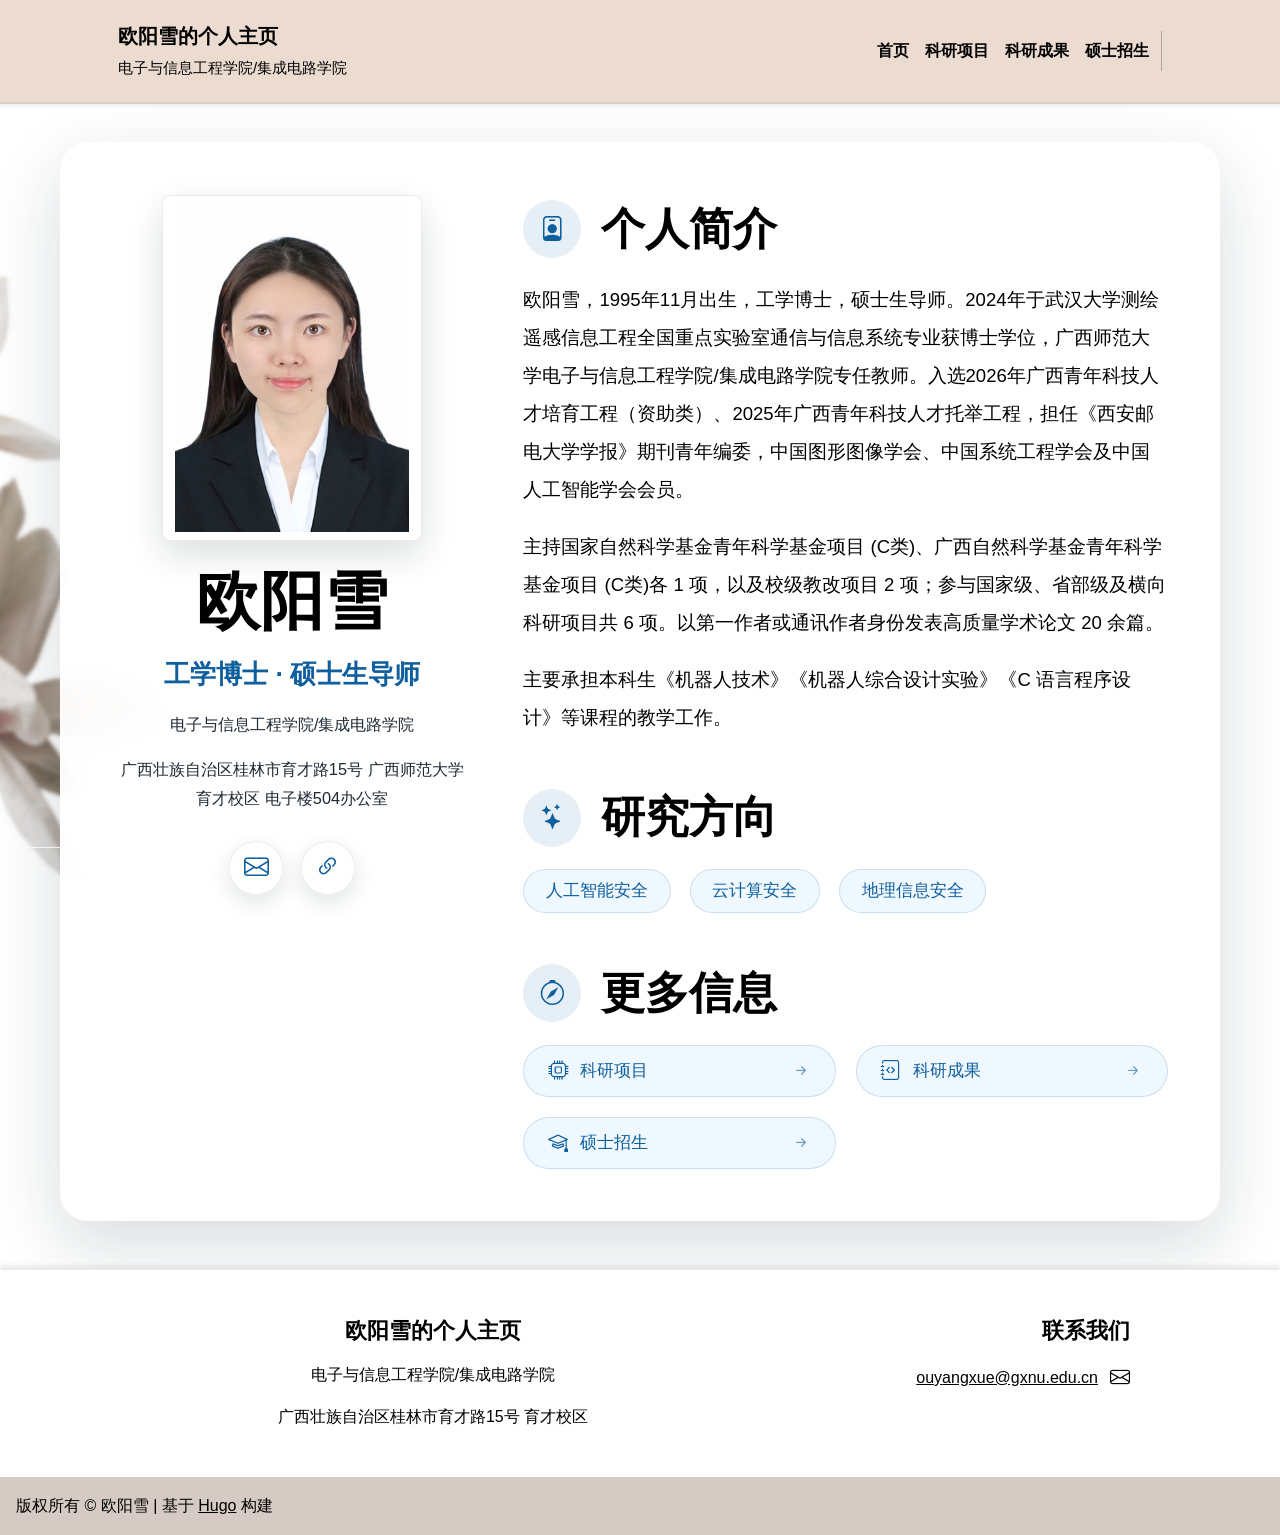
<file: index.html>
<!doctype html>
<html><head>
	<meta name="generator" content="Hugo 0.163.2">
  
    <title>
      
      欧阳雪的个人主页
      电子与信息工程学院/集成电路学院
    </title>
  
  <meta charset="utf-8" />
  <meta
    name="description"
    
      content="欧阳雪的个人主页"
    
  />

  <meta name="dc.relation" content="https://ouyangxuegxnu.github.io/" />
  <meta name="robots" content="index,follow" />

  <meta
    itemprop="name"
    content=" 欧阳雪的个人主页 电子与信息工程学院/集成电路学院"
  />
  <meta
    itemprop="description"
    
      content="欧阳雪的个人主页"
    
  />

  
    <meta
      itemprop="image"
      content="https://ouyangxuegxnu.github.io/img/meta-image.webp"
    />
  

  <meta property="og:url" content="https://ouyangxuegxnu.github.io/" />
  <meta property="og:type" content="website" />
  <meta
    property="og:title"
    content=" 欧阳雪的个人主页 电子与信息工程学院/集成电路学院"
  />
  <meta
    property="og:description"
    
      content="欧阳雪的个人主页"
    
  />
  
    <meta
      property="og:image"
      content="https://ouyangxuegxnu.github.io/img/meta-image.webp"
    />
  

  <meta name="twitter:card" content="summary_large_image" />
  <meta
    name="twitter:title"
    content=" 欧阳雪的个人主页 电子与信息工程学院/集成电路学院"
  />
  <meta
    name="twitter:description"
    
      content="欧阳雪的个人主页"
    
  />
  
    <meta
      name="twitter:image"
      content="https://ouyangxuegxnu.github.io/img/meta-image.webp"
    />
  

  <meta
    name="viewport"
    content="width=device-width, initial-scale=1, shrink-to-fit=no"
  />
  <meta name="theme-color" content="#1A94D2" />

  <link rel="stylesheet" href="/css/theme.css" media="screen" />
  <link rel="stylesheet" href="/css/custom.css" media="screen" />

  
  <link
    rel="shortcut icon"
    type="image/x-icon"
    href="/img/favicon.ico"
  />
  

  
</head>
<body
    class="background-image"
    
    style="background-image: url('/img/background.webp')"
    
  >
<header class="shadow-sm sticky-lg-top" style="z-index: 10000;">
  <nav class="navbar navbar-expand-lg navbar-light py-3">
    <div class="container px-5">
      <a class="navbar-brand" href="https://ouyangxuegxnu.github.io/"
        >
        <span class="fw-bolder"
          >欧阳雪的个人主页 <br />
          <span class="fw-light text-muted"
            >电子与信息工程学院/集成电路学院</span
          ></span
        >
      </a>
      <button
        class="navbar-toggler"
        type="button"
        data-bs-toggle="collapse"
        data-bs-target="#navbarSupportedContent"
        aria-controls="navbarSupportedContent"
        aria-expanded="false"
        aria-label="Toggle navigation"
      >
        <span class="navbar-toggler-icon"></span>
      </button>
      <div class="collapse navbar-collapse" id="navbarSupportedContent">
        <ul
          class="navbar-nav align-items-center ms-auto mb-2 mb-lg-0 fw-bolder"
        >
          <li class="nav-item">
            <a class="nav-link nav-menu text-nowrap" href="/">首页</a>
          </li>
          
          <li class="nav-item">
            <a class="nav-link nav-menu text-nowrap" href="/projects/">科研项目</a>
          </li>
          
          <li class="nav-item">
            <a class="nav-link nav-menu text-nowrap" href="/achievements/">科研成果</a>
          </li>
          
          <li class="nav-item">
            <a class="nav-link nav-menu text-nowrap" href="/recruitment/">硕士招生</a>
          </li>
          
          <li class="vr ms-1 d-none d-lg-block"></li>
          
        </ul>
      </div>
    </div>
  </nav>
  
</header>
<div id="content">
      <main class="p-3 p-lg-5 container">
        <div class="container">




<section class="home-profile">
  <aside class="home-profile__sidebar">
    <img class="home-profile__avatar" src="/images/avatar.jpg" alt="欧阳雪" />

    <div class="home-profile__identity">
      <h1>欧阳雪</h1>
      <p class="home-profile__title">工学博士 · 硕士生导师</p>
      <p class="home-profile__affiliation">电子与信息工程学院/集成电路学院</p>
      <p class="home-profile__location">广西壮族自治区桂林市育才路15号 广西师范大学 育才校区 电子楼504办公室</p>
    </div>

    <div class="home-profile__links" aria-label="联系方式">
      
      <a class="home-profile__link" href="mailto:ouyangxue@gxnu.edu.cn" aria-label="发送邮件">
        <i class="bi bi-envelope"></i>
      </a>
      
      
      <a class="home-profile__link" href="https://www.gxnu.edu.cn/" target="_blank" rel="noopener" aria-label="广西师范大学">
        <i class="bi bi-link-45deg"></i>
      </a>
    </div>
  </aside>

  <div class="home-profile__main">
    <section class="home-profile__section" id="research">
      <div class="home-profile__section-title">
        <i class="bi bi-person-badge"></i>
        <h2>个人简介</h2>
      </div>
      <div class="home-profile__intro">
        <p>欧阳雪，1995年11月出生，工学博士，硕士生导师。2024年于武汉大学测绘遥感信息工程全国重点实验室通信与信息系统专业获博士学位，广西师范大学电子与信息工程学院/集成电路学院专任教师。入选2026年广西青年科技人才培育工程（资助类）、2025年广西青年科技人才托举工程，担任《西安邮电大学学报》期刊青年编委，中国图形图像学会、中国系统工程学会及中国人工智能学会会员。</p>
<p>主持国家自然科学基金青年科学基金项目 (C类)、广西自然科学基金青年科学基金项目 (C类)各 1 项，以及校级教改项目 2 项；参与国家级、省部级及横向科研项目共 6 项。以第一作者或通讯作者身份发表高质量学术论文 20 余篇。</p>
<p>主要承担本科生《机器人技术》《机器人综合设计实验》《C 语言程序设计》等课程的教学工作。</p>

      </div>
    </section>

    <section class="home-profile__section">
      <div class="home-profile__section-title">
        <i class="bi bi-stars"></i>
        <h2>研究方向</h2>
      </div>
      <div class="home-profile__research">
        
        <span class="home-profile__tag" href="/#research">人工智能安全</span>
        
        
        <span class="home-profile__tag" href="/#research">云计算安全</span>
        
        
        <span class="home-profile__tag" href="/#research">地理信息安全</span>
        
        
      </div>
    </section>
    
    <section class="home-profile__section">
      <div class="home-profile__section-title">
        <i class="bi bi-compass"></i>
        <h2>更多信息</h2>
      </div>
      <div class="home-profile__navigation-links">
        
        
        
        
        
        
        <a class="el-nav-card" href="/projects/">
          <div class="el-nav-card__content">
            
            <div class="el-nav-card__icon-wrapper">
              <i class="bi bi-cpu"></i>
              
            </div>
            <span class="el-nav-card__title">科研项目</span>
          </div>
          <div class="el-nav-card__arrow">
            <i class="bi bi-arrow-right-short"></i>
          </div>
        </a>
        
        
        
        
        <a class="el-nav-card" href="/achievements/">
          <div class="el-nav-card__content">
            
            <div class="el-nav-card__icon-wrapper">
              <i class="bi bi-journal-code"></i>
              
            </div>
            <span class="el-nav-card__title">科研成果</span>
          </div>
          <div class="el-nav-card__arrow">
            <i class="bi bi-arrow-right-short"></i>
          </div>
        </a>
        
        
        
        
        <a class="el-nav-card" href="/recruitment/">
          <div class="el-nav-card__content">
            
            <div class="el-nav-card__icon-wrapper">
              <i class="bi bi-mortarboard"></i>
              
            </div>
            <span class="el-nav-card__title">硕士招生</span>
          </div>
          <div class="el-nav-card__arrow">
            <i class="bi bi-arrow-right-short"></i>
          </div>
        </a>
        
        
      </div>
    </section>
  </div>
</section>
        </div>
      </main>
    </div><footer class="footer site-footer">
  <section class="site-footer__main">
    <div class="container px-4 px-lg-5">
      <div class="site-footer__grid">
        <div class="site-footer__profile">
          <h3>欧阳雪的个人主页</h3>
          <p class="site-footer__subtitle">电子与信息工程学院/集成电路学院</p>
          
          <p class="site-footer__text">广西壮族自治区桂林市育才路15号 育才校区</p>
          
          
        </div>

        
        <div class="site-footer__contacts">
          <h3>联系我们</h3>
          
          <p>
            <a href="mailto:ouyangxue@gxnu.edu.cn">ouyangxue@gxnu.edu.cn</a>
            <i class="bi bi-envelope"></i>
          </p>
          
          
        </div>
        
      </div>
    </div>
  </section>

  <div class="copyright site-footer__copyright">
    <p class="my-1 fs-6 text-muted">版权所有 © 欧阳雪 | 基于 <a href="https://gohugo.io/">Hugo</a> 构建</p>
  </div>

  
  
  <script src="/js/bundle.min.js" defer></script>
</footer>
</body>
</html>
</file>
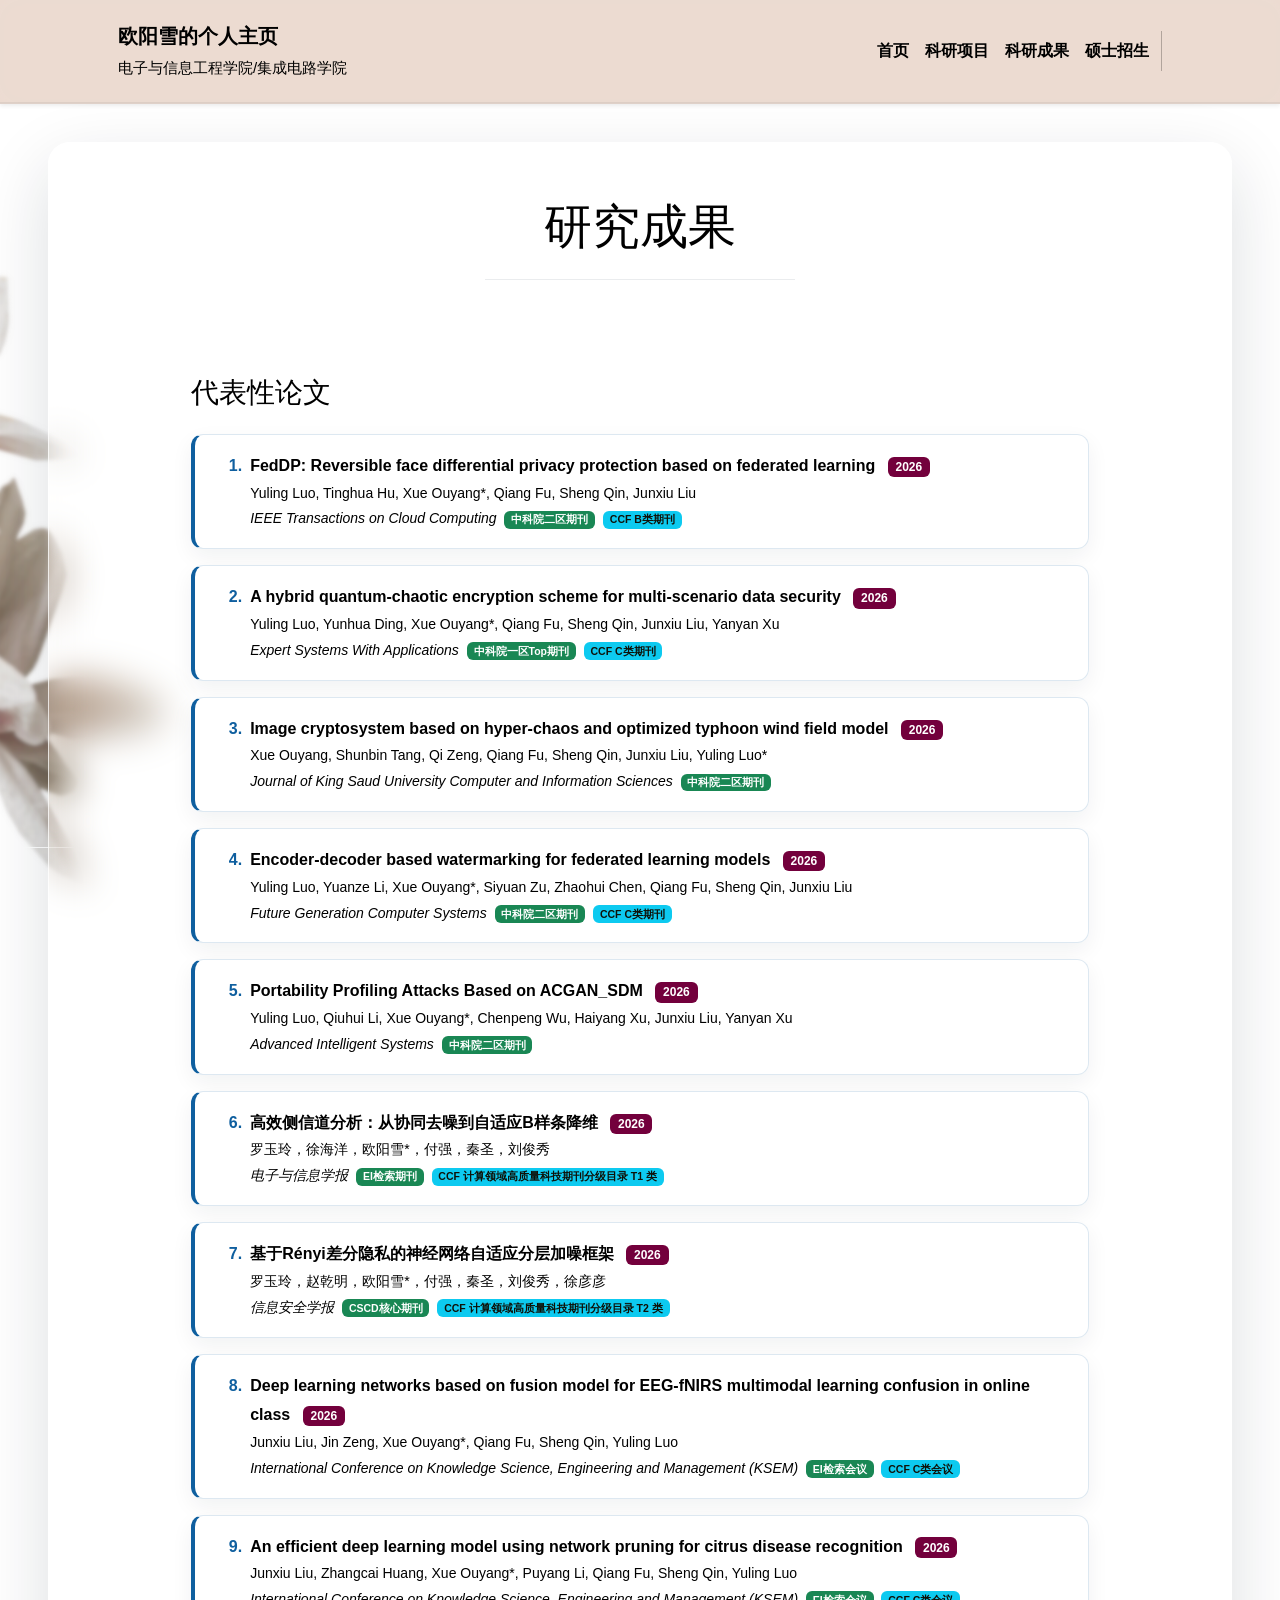
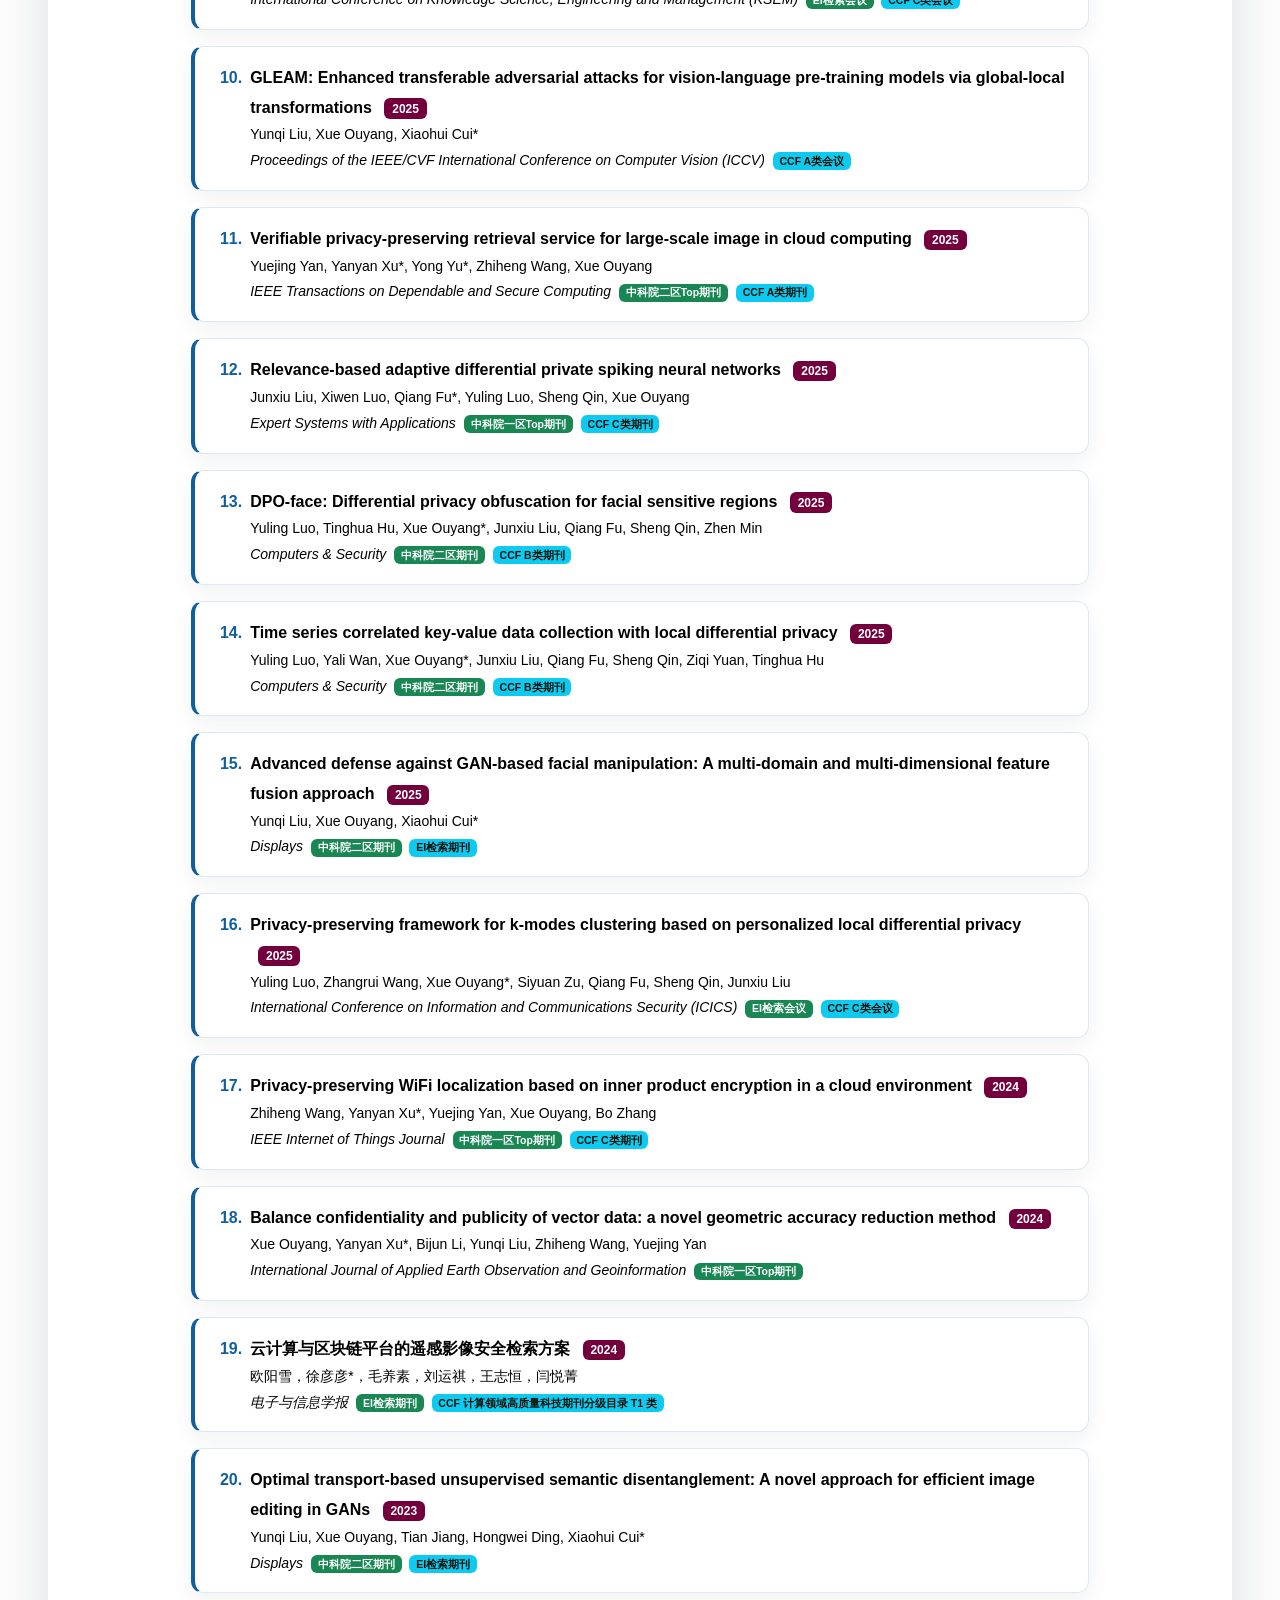
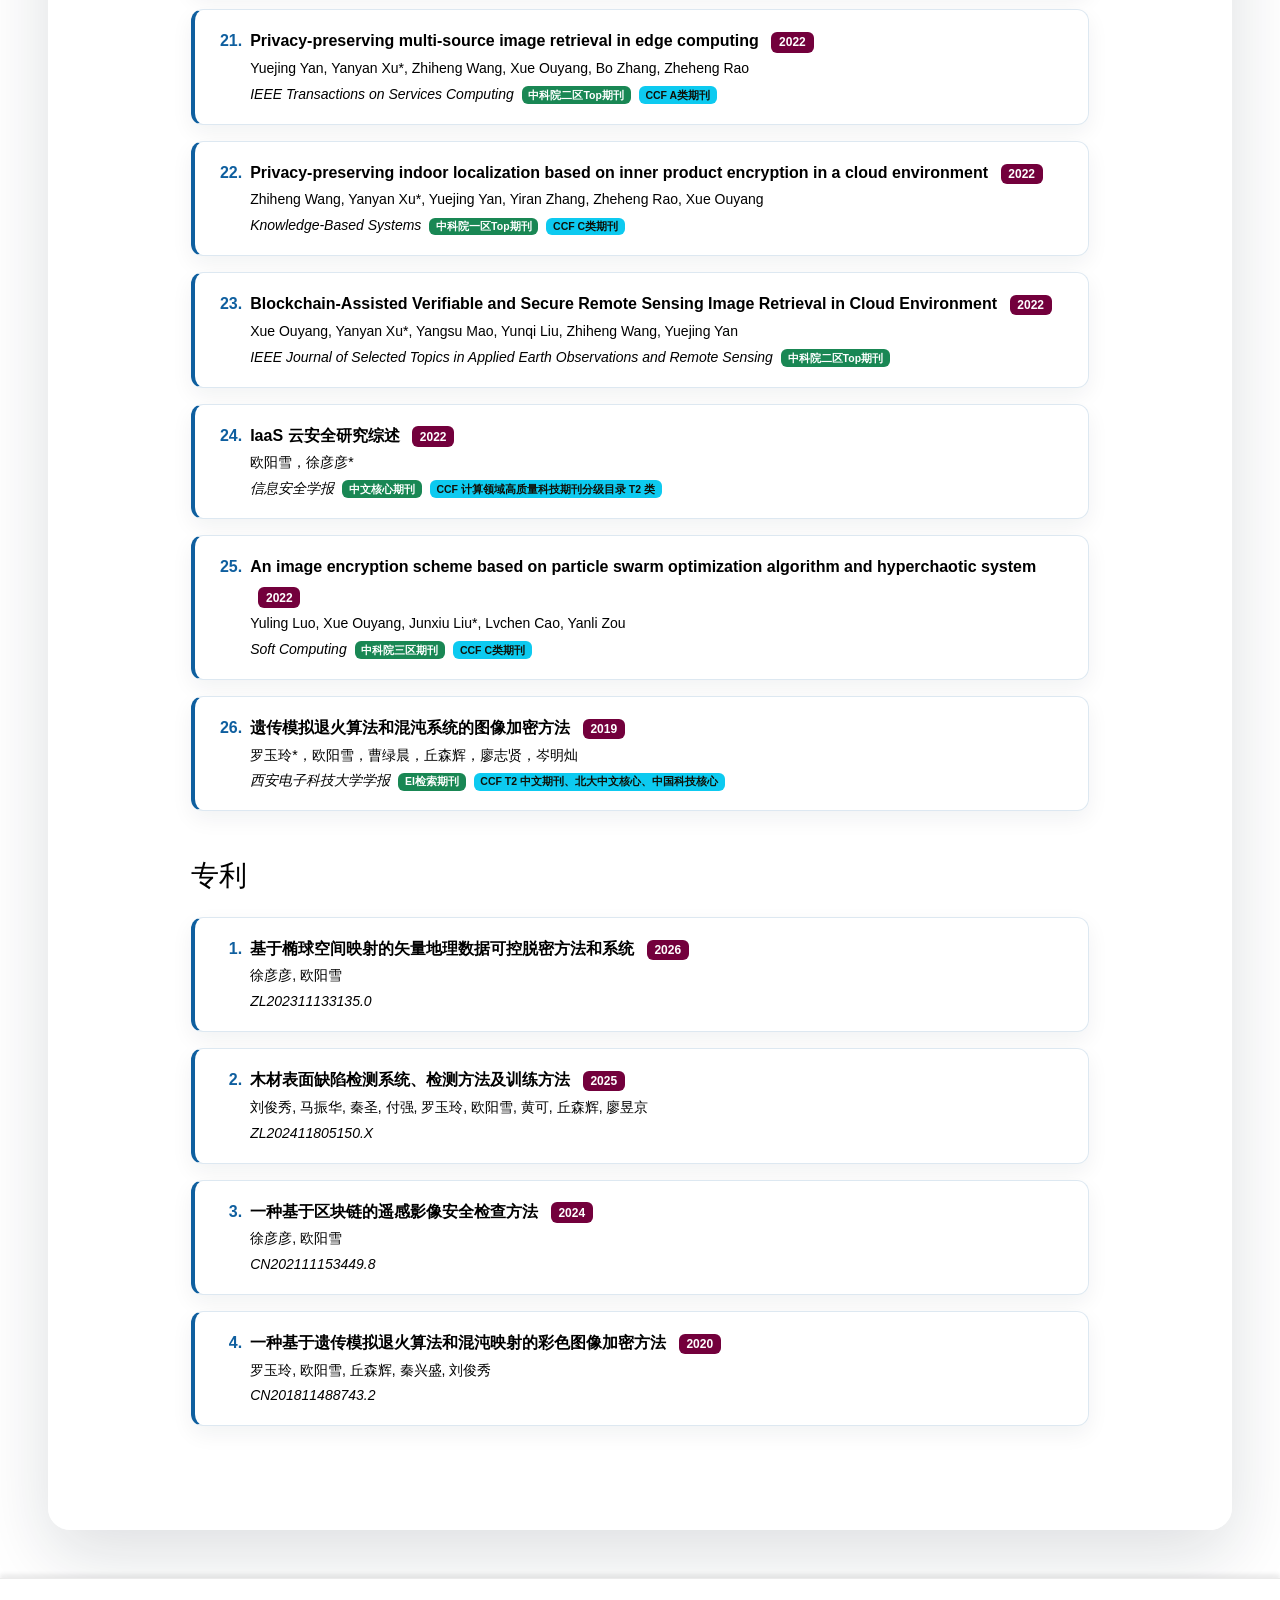
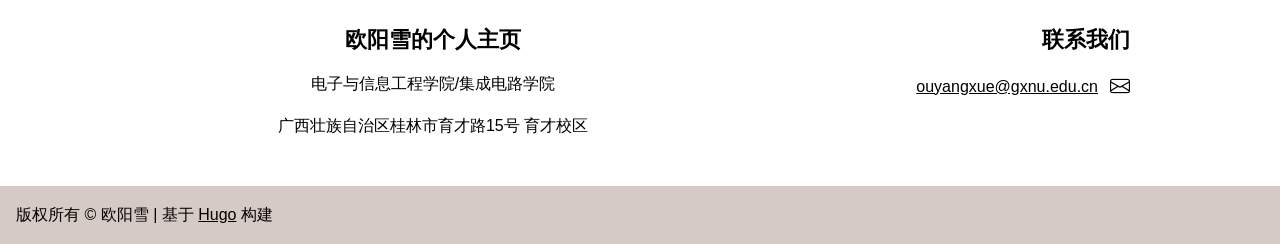
<file: achievements/index.html>
<!doctype html>
<html><head>
  
    <title>
      科研成果 |
      欧阳雪的个人主页
      电子与信息工程学院/集成电路学院
    </title>
  
  <meta charset="utf-8" />
  <meta
    name="description"
    
      content="智能计算实验室科研成果 - 论文发表、授权专利、获奖荣誉"
    
  />

  <meta name="dc.relation" content="https://ouyangxuegxnu.github.io/" />
  <meta name="robots" content="index,follow" />

  <meta
    itemprop="name"
    content="科研成果 欧阳雪的个人主页 电子与信息工程学院/集成电路学院"
  />
  <meta
    itemprop="description"
    
      content="智能计算实验室科研成果 - 论文发表、授权专利、获奖荣誉"
    
  />

  
    <meta
      itemprop="image"
      content="https://ouyangxuegxnu.github.io/img/meta-image.webp"
    />
  

  <meta property="og:url" content="https://ouyangxuegxnu.github.io/achievements/" />
  <meta property="og:type" content="website" />
  <meta
    property="og:title"
    content="科研成果 欧阳雪的个人主页 电子与信息工程学院/集成电路学院"
  />
  <meta
    property="og:description"
    
      content="智能计算实验室科研成果 - 论文发表、授权专利、获奖荣誉"
    
  />
  
    <meta
      property="og:image"
      content="https://ouyangxuegxnu.github.io/img/meta-image.webp"
    />
  

  <meta name="twitter:card" content="summary_large_image" />
  <meta
    name="twitter:title"
    content="科研成果 欧阳雪的个人主页 电子与信息工程学院/集成电路学院"
  />
  <meta
    name="twitter:description"
    
      content="智能计算实验室科研成果 - 论文发表、授权专利、获奖荣誉"
    
  />
  
    <meta
      name="twitter:image"
      content="https://ouyangxuegxnu.github.io/img/meta-image.webp"
    />
  

  <meta
    name="viewport"
    content="width=device-width, initial-scale=1, shrink-to-fit=no"
  />
  <meta name="theme-color" content="#1A94D2" />

  <link rel="stylesheet" href="/css/theme.css" media="screen" />
  <link rel="stylesheet" href="/css/custom.css" media="screen" />

  
  <link
    rel="shortcut icon"
    type="image/x-icon"
    href="/img/favicon.ico"
  />
  

  
</head>
<body
    class="background-image"
    
    style="background-image: url('/img/background.webp')"
    
  >
<header class="shadow-sm sticky-lg-top" style="z-index: 10000;">
  <nav class="navbar navbar-expand-lg navbar-light py-3">
    <div class="container px-5">
      <a class="navbar-brand" href="https://ouyangxuegxnu.github.io/"
        >
        <span class="fw-bolder"
          >欧阳雪的个人主页 <br />
          <span class="fw-light text-muted"
            >电子与信息工程学院/集成电路学院</span
          ></span
        >
      </a>
      <button
        class="navbar-toggler"
        type="button"
        data-bs-toggle="collapse"
        data-bs-target="#navbarSupportedContent"
        aria-controls="navbarSupportedContent"
        aria-expanded="false"
        aria-label="Toggle navigation"
      >
        <span class="navbar-toggler-icon"></span>
      </button>
      <div class="collapse navbar-collapse" id="navbarSupportedContent">
        <ul
          class="navbar-nav align-items-center ms-auto mb-2 mb-lg-0 fw-bolder"
        >
          <li class="nav-item">
            <a class="nav-link nav-menu text-nowrap" href="/">首页</a>
          </li>
          
          <li class="nav-item">
            <a class="nav-link nav-menu text-nowrap" href="/projects/">科研项目</a>
          </li>
          
          <li class="nav-item">
            <a class="nav-link nav-menu text-nowrap" href="/achievements/">科研成果</a>
          </li>
          
          <li class="nav-item">
            <a class="nav-link nav-menu text-nowrap" href="/recruitment/">硕士招生</a>
          </li>
          
          <li class="vr ms-1 d-none d-lg-block"></li>
          
        </ul>
      </div>
    </div>
  </nav>
  
</header>
<div id="content">
      <main class="p-3 p-lg-5 container">
        <div class="container content-panel">
<section class="py-5 py-xl-8">
  <div class="container">
    <div class="row justify-content-md-center mb-5">
      <div class="col-12 col-md-10 col-lg-8 col-xl-7 col-xxl-6">
        <h2 class="mb-4 display-5 text-center">研究成果</h2>
        <hr class="w-50 mx-auto mb-5 mb-xl-9 border-dark-subtle" />
      </div>
    </div>

    
    <div class="row justify-content-center mb-5">
      <div class="col-12 col-lg-10">
        <h3 class="mb-4">
          代表性论文
        </h3>
        <ol class="list-group list-group-flush list-group-numbered">
          
          
          
          <li class="list-group-item achievement-item">
            <div class="achievement-content">
            <div>
              <a class="fw-bold achievement-title-link" href="https://ieeexplore.ieee.org/abstract/document/11744683" target="_blank" rel="noopener noreferrer">FedDP: Reversible face differential privacy protection based on federated learning</a>
              <span class="badge bg-primary ms-2">2026</span>
            </div>
            <div class="text-muted small">Yuling Luo, Tinghua Hu, Xue Ouyang*, Qiang Fu, Sheng Qin, Junxiu Liu</div>
            <div class="small">
              <span class="fst-italic">IEEE Transactions on Cloud Computing</span>
              <span class="badge bg-success ms-1">中科院二区期刊</span>
              <span class="badge bg-info text-dark ms-1">CCF B类期刊</span>
            </div>
            </div>
          </li>
          
          
          
          <li class="list-group-item achievement-item">
            <div class="achievement-content">
            <div>
              <a class="fw-bold achievement-title-link" href="https://www.sciencedirect.com/science/article/pii/S095741742504415X" target="_blank" rel="noopener noreferrer">A hybrid quantum-chaotic encryption scheme for multi-scenario data security</a>
              <span class="badge bg-primary ms-2">2026</span>
            </div>
            <div class="text-muted small">Yuling Luo, Yunhua Ding, Xue Ouyang*, Qiang Fu, Sheng Qin, Junxiu Liu, Yanyan Xu</div>
            <div class="small">
              <span class="fst-italic">Expert Systems With Applications</span>
              <span class="badge bg-success ms-1">中科院一区Top期刊</span>
              <span class="badge bg-info text-dark ms-1">CCF C类期刊</span>
            </div>
            </div>
          </li>
          
          
          
          <li class="list-group-item achievement-item">
            <div class="achievement-content">
            <div>
              <a class="fw-bold achievement-title-link" href="https://link.springer.com/article/10.1007/s44443-025-00351-5" target="_blank" rel="noopener noreferrer">Image cryptosystem based on hyper-chaos and optimized typhoon wind field model</a>
              <span class="badge bg-primary ms-2">2026</span>
            </div>
            <div class="text-muted small">Xue Ouyang, Shunbin Tang, Qi Zeng, Qiang Fu, Sheng Qin, Junxiu Liu, Yuling Luo*</div>
            <div class="small">
              <span class="fst-italic">Journal of King Saud University Computer and Information Sciences</span>
              <span class="badge bg-success ms-1">中科院二区期刊</span>
              
            </div>
            </div>
          </li>
          
          
          
          <li class="list-group-item achievement-item">
            <div class="achievement-content">
            <div>
              <a class="fw-bold achievement-title-link" href="https://www.sciencedirect.com/science/article/pii/S0167739X25004698" target="_blank" rel="noopener noreferrer">Encoder-decoder based watermarking for federated learning models</a>
              <span class="badge bg-primary ms-2">2026</span>
            </div>
            <div class="text-muted small">Yuling Luo, Yuanze Li, Xue Ouyang*, Siyuan Zu, Zhaohui Chen, Qiang Fu, Sheng Qin, Junxiu Liu</div>
            <div class="small">
              <span class="fst-italic">Future Generation Computer Systems</span>
              <span class="badge bg-success ms-1">中科院二区期刊</span>
              <span class="badge bg-info text-dark ms-1">CCF C类期刊</span>
            </div>
            </div>
          </li>
          
          
          
          <li class="list-group-item achievement-item">
            <div class="achievement-content">
            <div>
              <a class="fw-bold achievement-title-link" href="https://advanced.onlinelibrary.wiley.com/doi/10.1002/aisy.70634" target="_blank" rel="noopener noreferrer">Portability Profiling Attacks Based on ACGAN_SDM</a>
              <span class="badge bg-primary ms-2">2026</span>
            </div>
            <div class="text-muted small">Yuling Luo, Qiuhui Li, Xue Ouyang*, Chenpeng Wu, Haiyang Xu, Junxiu Liu, Yanyan Xu</div>
            <div class="small">
              <span class="fst-italic">Advanced Intelligent Systems</span>
              <span class="badge bg-success ms-1">中科院二区期刊</span>
              
            </div>
            </div>
          </li>
          
          
          
          <li class="list-group-item achievement-item">
            <div class="achievement-content">
            <div>
              <a class="fw-bold achievement-title-link" href="https://jeit.ac.cn/cn/article/doi/10.11999/JEIT251047?viewType=HTML" target="_blank" rel="noopener noreferrer">高效侧信道分析：从协同去噪到自适应B样条降维</a>
              <span class="badge bg-primary ms-2">2026</span>
            </div>
            <div class="text-muted small">罗玉玲，徐海洋，欧阳雪*，付强，秦圣，刘俊秀</div>
            <div class="small">
              <span class="fst-italic">电子与信息学报</span>
              <span class="badge bg-success ms-1">EI检索期刊</span>
              <span class="badge bg-info text-dark ms-1">CCF 计算领域高质量科技期刊分级目录 T1 类</span>
            </div>
            </div>
          </li>
          
          
          
          <li class="list-group-item achievement-item">
            <div class="achievement-content">
            <div>
              <a class="fw-bold achievement-title-link" href="https://xuebao.iie.ac.cn/xxaqxb/ch/reader/view_abstract.aspx?flag=2&amp;file_no=202606100000001&amp;journal_id=xxaqxb" target="_blank" rel="noopener noreferrer">基于Rényi差分隐私的神经网络自适应分层加噪框架</a>
              <span class="badge bg-primary ms-2">2026</span>
            </div>
            <div class="text-muted small">罗玉玲，赵乾明，欧阳雪*，付强，秦圣，刘俊秀，徐彦彦</div>
            <div class="small">
              <span class="fst-italic">信息安全学报</span>
              <span class="badge bg-success ms-1">CSCD核心期刊</span>
              <span class="badge bg-info text-dark ms-1">CCF 计算领域高质量科技期刊分级目录 T2 类</span>
            </div>
            </div>
          </li>
          
          
          
          <li class="list-group-item achievement-item">
            <div class="achievement-content">
            <div>
              <a class="fw-bold achievement-title-link" href="https://link.springer.com/chapter/10.1007/978-981-92-2862-1_11" target="_blank" rel="noopener noreferrer">Deep learning networks based on fusion model for EEG-fNIRS multimodal learning confusion in online class</a>
              <span class="badge bg-primary ms-2">2026</span>
            </div>
            <div class="text-muted small">Junxiu Liu, Jin Zeng, Xue Ouyang*, Qiang Fu, Sheng Qin, Yuling Luo</div>
            <div class="small">
              <span class="fst-italic">International Conference on Knowledge Science, Engineering and Management (KSEM)</span>
              <span class="badge bg-success ms-1">EI检索会议</span>
              <span class="badge bg-info text-dark ms-1">CCF C类会议</span>
            </div>
            </div>
          </li>
          
          
          
          <li class="list-group-item achievement-item">
            <div class="achievement-content">
            <div>
              <a class="fw-bold achievement-title-link" href="/unpublished/" target="_blank" rel="noopener noreferrer">An efficient deep learning model using network pruning for citrus disease recognition</a>
              <span class="badge bg-primary ms-2">2026</span>
            </div>
            <div class="text-muted small">Junxiu Liu, Zhangcai Huang, Xue Ouyang*, Puyang Li, Qiang Fu, Sheng Qin, Yuling Luo</div>
            <div class="small">
              <span class="fst-italic">International Conference on Knowledge Science, Engineering and Management (KSEM)</span>
              <span class="badge bg-success ms-1">EI检索会议</span>
              <span class="badge bg-info text-dark ms-1">CCF C类会议</span>
            </div>
            </div>
          </li>
          
          
          
          <li class="list-group-item achievement-item">
            <div class="achievement-content">
            <div>
              <a class="fw-bold achievement-title-link" href="https://openaccess.thecvf.com/content/ICCV2025/html/Liu_GLEAM_Enhanced_Transferable_Adversarial_Attacks_for_Vision-Language_Pre-training_Models_via_ICCV_2025_paper.html" target="_blank" rel="noopener noreferrer">GLEAM: Enhanced transferable adversarial attacks for vision-language pre-training models via global-local transformations</a>
              <span class="badge bg-primary ms-2">2025</span>
            </div>
            <div class="text-muted small">Yunqi Liu, Xue Ouyang, Xiaohui Cui*</div>
            <div class="small">
              <span class="fst-italic">Proceedings of the IEEE/CVF International Conference on Computer Vision (ICCV)</span>
              
              <span class="badge bg-info text-dark ms-1">CCF A类会议</span>
            </div>
            </div>
          </li>
          
          
          
          <li class="list-group-item achievement-item">
            <div class="achievement-content">
            <div>
              <a class="fw-bold achievement-title-link" href="https://ieeexplore.ieee.org/abstract/document/11319422/" target="_blank" rel="noopener noreferrer">Verifiable privacy-preserving retrieval service for large-scale image in cloud computing</a>
              <span class="badge bg-primary ms-2">2025</span>
            </div>
            <div class="text-muted small">Yuejing Yan, Yanyan Xu*, Yong Yu*, Zhiheng Wang, Xue Ouyang</div>
            <div class="small">
              <span class="fst-italic">IEEE Transactions on Dependable and Secure Computing</span>
              <span class="badge bg-success ms-1">中科院二区Top期刊</span>
              <span class="badge bg-info text-dark ms-1">CCF A类期刊</span>
            </div>
            </div>
          </li>
          
          
          
          <li class="list-group-item achievement-item">
            <div class="achievement-content">
            <div>
              <a class="fw-bold achievement-title-link" href="https://www.sciencedirect.com/science/article/pii/S0957417425035493" target="_blank" rel="noopener noreferrer">Relevance-based adaptive differential private spiking neural networks</a>
              <span class="badge bg-primary ms-2">2025</span>
            </div>
            <div class="text-muted small">Junxiu Liu, Xiwen Luo, Qiang Fu*, Yuling Luo, Sheng Qin, Xue Ouyang</div>
            <div class="small">
              <span class="fst-italic">Expert Systems with Applications</span>
              <span class="badge bg-success ms-1">中科院一区Top期刊</span>
              <span class="badge bg-info text-dark ms-1">CCF C类期刊</span>
            </div>
            </div>
          </li>
          
          
          
          <li class="list-group-item achievement-item">
            <div class="achievement-content">
            <div>
              <a class="fw-bold achievement-title-link" href="https://www.sciencedirect.com/science/article/pii/S0167404825001233" target="_blank" rel="noopener noreferrer">DPO-face: Differential privacy obfuscation for facial sensitive regions</a>
              <span class="badge bg-primary ms-2">2025</span>
            </div>
            <div class="text-muted small">Yuling Luo, Tinghua Hu, Xue Ouyang*, Junxiu Liu, Qiang Fu, Sheng Qin, Zhen Min</div>
            <div class="small">
              <span class="fst-italic">Computers &amp; Security</span>
              <span class="badge bg-success ms-1">中科院二区期刊</span>
              <span class="badge bg-info text-dark ms-1">CCF B类期刊</span>
            </div>
            </div>
          </li>
          
          
          
          <li class="list-group-item achievement-item">
            <div class="achievement-content">
            <div>
              <a class="fw-bold achievement-title-link" href="https://www.sciencedirect.com/science/article/pii/S0167404825002998" target="_blank" rel="noopener noreferrer">Time series correlated key-value data collection with local differential privacy</a>
              <span class="badge bg-primary ms-2">2025</span>
            </div>
            <div class="text-muted small">Yuling Luo, Yali Wan, Xue Ouyang*, Junxiu Liu, Qiang Fu, Sheng Qin, Ziqi Yuan, Tinghua Hu</div>
            <div class="small">
              <span class="fst-italic">Computers &amp; Security</span>
              <span class="badge bg-success ms-1">中科院二区期刊</span>
              <span class="badge bg-info text-dark ms-1">CCF B类期刊</span>
            </div>
            </div>
          </li>
          
          
          
          <li class="list-group-item achievement-item">
            <div class="achievement-content">
            <div>
              <a class="fw-bold achievement-title-link" href="https://www.sciencedirect.com/science/article/pii/S014193822500099X" target="_blank" rel="noopener noreferrer">Advanced defense against GAN-based facial manipulation: A multi-domain and multi-dimensional feature fusion approach</a>
              <span class="badge bg-primary ms-2">2025</span>
            </div>
            <div class="text-muted small">Yunqi Liu, Xue Ouyang, Xiaohui Cui*</div>
            <div class="small">
              <span class="fst-italic">Displays</span>
              <span class="badge bg-success ms-1">中科院二区期刊</span>
              <span class="badge bg-info text-dark ms-1">EI检索期刊</span>
            </div>
            </div>
          </li>
          
          
          
          <li class="list-group-item achievement-item">
            <div class="achievement-content">
            <div>
              <a class="fw-bold achievement-title-link" href="https://link.springer.com/chapter/10.1007/978-981-95-3540-8_22" target="_blank" rel="noopener noreferrer">Privacy-preserving framework for k-modes clustering based on personalized local differential privacy</a>
              <span class="badge bg-primary ms-2">2025</span>
            </div>
            <div class="text-muted small">Yuling Luo, Zhangrui Wang, Xue Ouyang*, Siyuan Zu, Qiang Fu, Sheng Qin, Junxiu Liu</div>
            <div class="small">
              <span class="fst-italic">International Conference on Information and Communications Security (ICICS)</span>
              <span class="badge bg-success ms-1">EI检索会议</span>
              <span class="badge bg-info text-dark ms-1">CCF C类会议</span>
            </div>
            </div>
          </li>
          
          
          
          <li class="list-group-item achievement-item">
            <div class="achievement-content">
            <div>
              <a class="fw-bold achievement-title-link" href="https://ieeexplore.ieee.org/abstract/document/10414030/" target="_blank" rel="noopener noreferrer">Privacy-preserving WiFi localization based on inner product encryption in a cloud environment</a>
              <span class="badge bg-primary ms-2">2024</span>
            </div>
            <div class="text-muted small">Zhiheng Wang, Yanyan Xu*, Yuejing Yan, Xue Ouyang, Bo Zhang</div>
            <div class="small">
              <span class="fst-italic">IEEE Internet of Things Journal</span>
              <span class="badge bg-success ms-1">中科院一区Top期刊</span>
              <span class="badge bg-info text-dark ms-1">CCF C类期刊</span>
            </div>
            </div>
          </li>
          
          
          
          <li class="list-group-item achievement-item">
            <div class="achievement-content">
            <div>
              <a class="fw-bold achievement-title-link" href="https://www.sciencedirect.com/science/article/pii/S1569843224000384" target="_blank" rel="noopener noreferrer">Balance confidentiality and publicity of vector data: a novel geometric accuracy reduction method</a>
              <span class="badge bg-primary ms-2">2024</span>
            </div>
            <div class="text-muted small">Xue Ouyang, Yanyan Xu*, Bijun Li, Yunqi Liu, Zhiheng Wang, Yuejing Yan</div>
            <div class="small">
              <span class="fst-italic">International Journal of Applied Earth Observation and Geoinformation</span>
              <span class="badge bg-success ms-1">中科院一区Top期刊</span>
              
            </div>
            </div>
          </li>
          
          
          
          <li class="list-group-item achievement-item">
            <div class="achievement-content">
            <div>
              <a class="fw-bold achievement-title-link" href="https://jeit.ac.cn/cn/article/doi/10.11999/JEIT220956?viewType=HTML" target="_blank" rel="noopener noreferrer">云计算与区块链平台的遥感影像安全检索方案</a>
              <span class="badge bg-primary ms-2">2024</span>
            </div>
            <div class="text-muted small">欧阳雪，徐彦彦*，毛养素，刘运祺，王志恒，闫悦菁</div>
            <div class="small">
              <span class="fst-italic">电子与信息学报</span>
              <span class="badge bg-success ms-1">EI检索期刊</span>
              <span class="badge bg-info text-dark ms-1">CCF 计算领域高质量科技期刊分级目录 T1 类</span>
            </div>
            </div>
          </li>
          
          
          
          <li class="list-group-item achievement-item">
            <div class="achievement-content">
            <div>
              <a class="fw-bold achievement-title-link" href="https://www.sciencedirect.com/science/article/pii/S0141938223001932" target="_blank" rel="noopener noreferrer">Optimal transport-based unsupervised semantic disentanglement: A novel approach for efficient image editing in GANs</a>
              <span class="badge bg-primary ms-2">2023</span>
            </div>
            <div class="text-muted small">Yunqi Liu, Xue Ouyang, Tian Jiang, Hongwei Ding, Xiaohui Cui*</div>
            <div class="small">
              <span class="fst-italic">Displays</span>
              <span class="badge bg-success ms-1">中科院二区期刊</span>
              <span class="badge bg-info text-dark ms-1">EI检索期刊</span>
            </div>
            </div>
          </li>
          
          
          
          <li class="list-group-item achievement-item">
            <div class="achievement-content">
            <div>
              <a class="fw-bold achievement-title-link" href="https://ieeexplore.ieee.org/abstract/document/9964114/" target="_blank" rel="noopener noreferrer">Privacy-preserving multi-source image retrieval in edge computing</a>
              <span class="badge bg-primary ms-2">2022</span>
            </div>
            <div class="text-muted small">Yuejing Yan, Yanyan Xu*, Zhiheng Wang, Xue Ouyang, Bo Zhang, Zheheng Rao</div>
            <div class="small">
              <span class="fst-italic">IEEE Transactions on Services Computing</span>
              <span class="badge bg-success ms-1">中科院二区Top期刊</span>
              <span class="badge bg-info text-dark ms-1">CCF A类期刊</span>
            </div>
            </div>
          </li>
          
          
          
          <li class="list-group-item achievement-item">
            <div class="achievement-content">
            <div>
              <a class="fw-bold achievement-title-link" href="https://ieeexplore.ieee.org/abstract/document/10414030/" target="_blank" rel="noopener noreferrer">Privacy-preserving indoor localization based on inner product encryption in a cloud environment</a>
              <span class="badge bg-primary ms-2">2022</span>
            </div>
            <div class="text-muted small">Zhiheng Wang, Yanyan Xu*, Yuejing Yan, Yiran Zhang, Zheheng Rao, Xue Ouyang</div>
            <div class="small">
              <span class="fst-italic">Knowledge-Based Systems</span>
              <span class="badge bg-success ms-1">中科院一区Top期刊</span>
              <span class="badge bg-info text-dark ms-1">CCF C类期刊</span>
            </div>
            </div>
          </li>
          
          
          
          <li class="list-group-item achievement-item">
            <div class="achievement-content">
            <div>
              <a class="fw-bold achievement-title-link" href="https://ieeexplore.ieee.org/abstract/document/9999018" target="_blank" rel="noopener noreferrer">Blockchain-Assisted Verifiable and Secure Remote Sensing Image Retrieval in Cloud Environment</a>
              <span class="badge bg-primary ms-2">2022</span>
            </div>
            <div class="text-muted small">Xue Ouyang, Yanyan Xu*, Yangsu Mao, Yunqi Liu, Zhiheng Wang, Yuejing Yan</div>
            <div class="small">
              <span class="fst-italic">IEEE Journal of Selected Topics in Applied Earth Observations and Remote Sensing</span>
              <span class="badge bg-success ms-1">中科院二区Top期刊</span>
              
            </div>
            </div>
          </li>
          
          
          
          <li class="list-group-item achievement-item">
            <div class="achievement-content">
            <div>
              <a class="fw-bold achievement-title-link" href="https://jcs.iie.ac.cn/xxaqxben/ch/reader/view_abstract.aspx?file_no=20220504" target="_blank" rel="noopener noreferrer">IaaS 云安全研究综述</a>
              <span class="badge bg-primary ms-2">2022</span>
            </div>
            <div class="text-muted small">欧阳雪，徐彦彦*</div>
            <div class="small">
              <span class="fst-italic">信息安全学报</span>
              <span class="badge bg-success ms-1">中文核心期刊</span>
              <span class="badge bg-info text-dark ms-1">CCF 计算领域高质量科技期刊分级目录 T2 类</span>
            </div>
            </div>
          </li>
          
          
          
          <li class="list-group-item achievement-item">
            <div class="achievement-content">
            <div>
              <a class="fw-bold achievement-title-link" href="https://link.springer.com/article/10.1007/s00500-021-06554-y" target="_blank" rel="noopener noreferrer">An image encryption scheme based on particle swarm optimization algorithm and hyperchaotic system</a>
              <span class="badge bg-primary ms-2">2022</span>
            </div>
            <div class="text-muted small">Yuling Luo, Xue Ouyang, Junxiu Liu*, Lvchen Cao, Yanli Zou</div>
            <div class="small">
              <span class="fst-italic">Soft Computing</span>
              <span class="badge bg-success ms-1">中科院三区期刊</span>
              <span class="badge bg-info text-dark ms-1">CCF C类期刊</span>
            </div>
            </div>
          </li>
          
          
          
          <li class="list-group-item achievement-item">
            <div class="achievement-content">
            <div>
              <a class="fw-bold achievement-title-link" href="https://journal.xidian.edu.cn/xdxb/CN/10.19665/j.issn1001-2400.2019.05.024" target="_blank" rel="noopener noreferrer">遗传模拟退火算法和混沌系统的图像加密方法</a>
              <span class="badge bg-primary ms-2">2019</span>
            </div>
            <div class="text-muted small">罗玉玲*，欧阳雪，曹绿晨，丘森辉，廖志贤，岑明灿</div>
            <div class="small">
              <span class="fst-italic">西安电子科技大学学报</span>
              <span class="badge bg-success ms-1">EI检索期刊</span>
              <span class="badge bg-info text-dark ms-1">CCF T2 中文期刊、北大中文核心、中国科技核心</span>
            </div>
            </div>
          </li>
          
        </ol>
      </div>
    </div>
    

    
    <div class="row justify-content-center mb-5">
      <div class="col-12 col-lg-10">
        <h3 class="mb-4">
          专利
        </h3>
        <ol class="list-group list-group-flush list-group-numbered">
          
          <li class="list-group-item achievement-item">
            <div class="achievement-content">
            <div>
              <span class="fw-bold">基于椭球空间映射的矢量地理数据可控脱密方法和系统</span>
              <span class="badge bg-primary ms-2">2026</span>
            </div>
            <div class="text-muted small">徐彦彦, 欧阳雪</div>
            <div class="fst-italic small">ZL202311133135.0</div>
            </div>
          </li>
          
          <li class="list-group-item achievement-item">
            <div class="achievement-content">
            <div>
              <span class="fw-bold">木材表面缺陷检测系统、检测方法及训练方法</span>
              <span class="badge bg-primary ms-2">2025</span>
            </div>
            <div class="text-muted small">刘俊秀, 马振华, 秦圣, 付强, 罗玉玲, 欧阳雪, 黄可, 丘森辉, 廖昱京</div>
            <div class="fst-italic small">ZL202411805150.X</div>
            </div>
          </li>
          
          <li class="list-group-item achievement-item">
            <div class="achievement-content">
            <div>
              <span class="fw-bold">一种基于区块链的遥感影像安全检查方法</span>
              <span class="badge bg-primary ms-2">2024</span>
            </div>
            <div class="text-muted small">徐彦彦, 欧阳雪</div>
            <div class="fst-italic small">CN202111153449.8</div>
            </div>
          </li>
          
          <li class="list-group-item achievement-item">
            <div class="achievement-content">
            <div>
              <span class="fw-bold">一种基于遗传模拟退火算法和混沌映射的彩色图像加密方法</span>
              <span class="badge bg-primary ms-2">2020</span>
            </div>
            <div class="text-muted small">罗玉玲, 欧阳雪, 丘森辉, 秦兴盛, 刘俊秀</div>
            <div class="fst-italic small">CN201811488743.2</div>
            </div>
          </li>
          
        </ol>
      </div>
    </div>
    

    
  </div>
</section>

        </div>
      </main>
    </div><footer class="footer site-footer">
  <section class="site-footer__main">
    <div class="container px-4 px-lg-5">
      <div class="site-footer__grid">
        <div class="site-footer__profile">
          <h3>欧阳雪的个人主页</h3>
          <p class="site-footer__subtitle">电子与信息工程学院/集成电路学院</p>
          
          <p class="site-footer__text">广西壮族自治区桂林市育才路15号 育才校区</p>
          
          
        </div>

        
        <div class="site-footer__contacts">
          <h3>联系我们</h3>
          
          <p>
            <a href="mailto:ouyangxue@gxnu.edu.cn">ouyangxue@gxnu.edu.cn</a>
            <i class="bi bi-envelope"></i>
          </p>
          
          
        </div>
        
      </div>
    </div>
  </section>

  <div class="copyright site-footer__copyright">
    <p class="my-1 fs-6 text-muted">版权所有 © 欧阳雪 | 基于 <a href="https://gohugo.io/">Hugo</a> 构建</p>
  </div>

  
  
  <script src="/js/bundle.min.js" defer></script>
</footer>
</body>
</html>
</file>
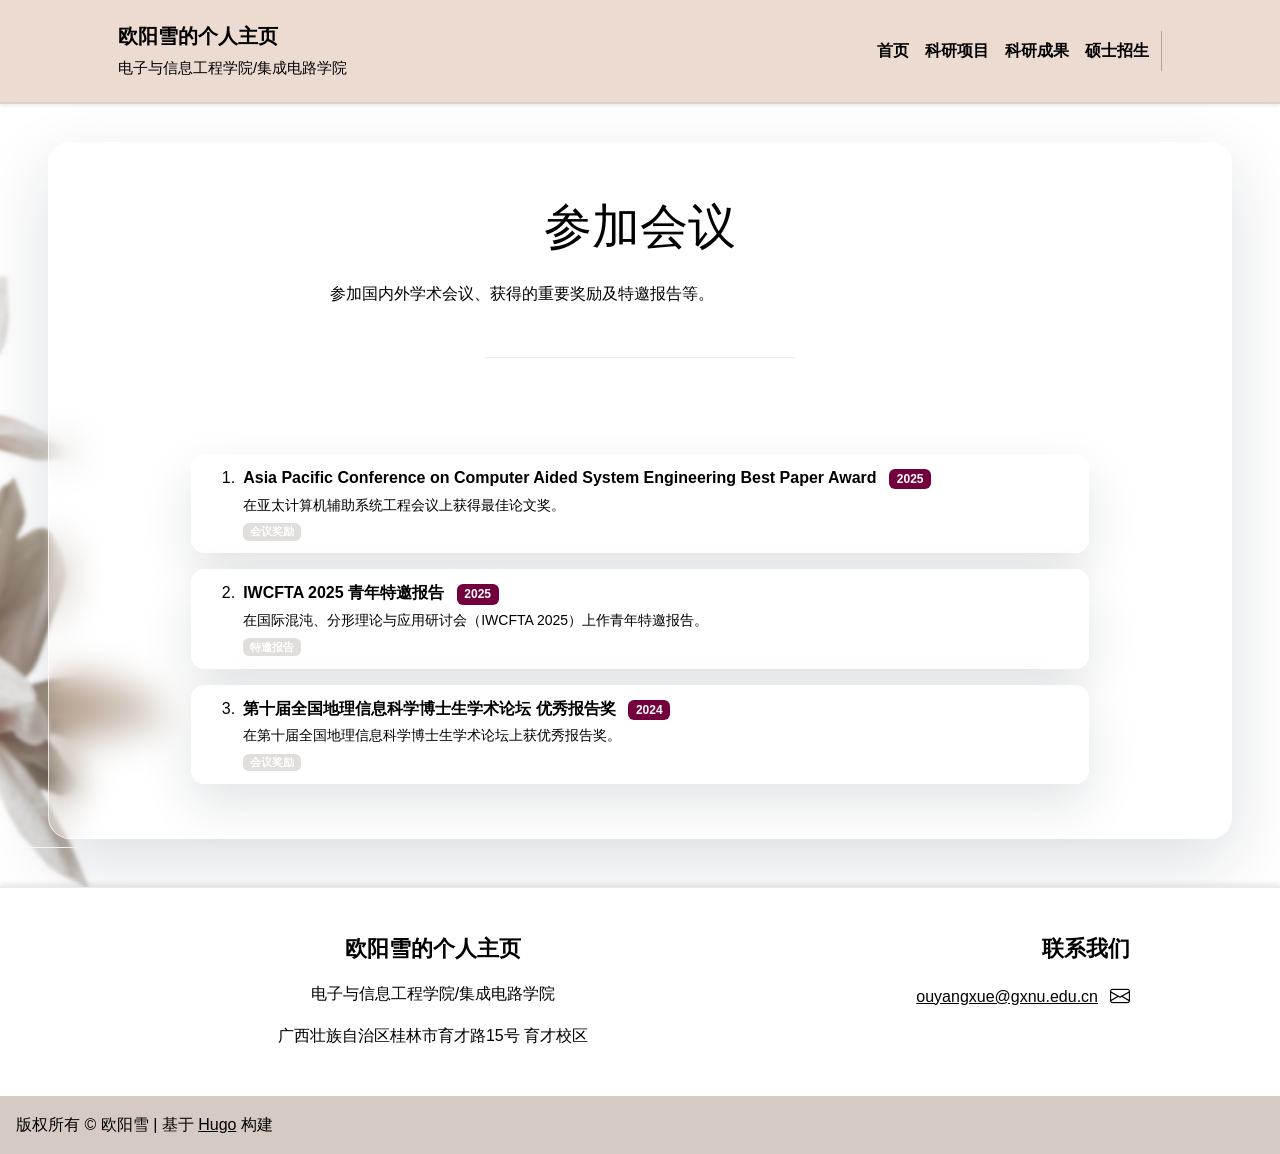
<file: conferences/index.html>
<!doctype html>
<html><head>
  
    <title>
      参加会议 |
      欧阳雪的个人主页
      电子与信息工程学院/集成电路学院
    </title>
  
  <meta charset="utf-8" />
  <meta
    name="description"
    
      content="参加学术会议、邀请报告和学术交流记录"
    
  />

  <meta name="dc.relation" content="https://ouyangxuegxnu.github.io/" />
  <meta name="robots" content="index,follow" />

  <meta
    itemprop="name"
    content="参加会议 欧阳雪的个人主页 电子与信息工程学院/集成电路学院"
  />
  <meta
    itemprop="description"
    
      content="参加学术会议、邀请报告和学术交流记录"
    
  />

  
    <meta
      itemprop="image"
      content="https://ouyangxuegxnu.github.io/img/meta-image.webp"
    />
  

  <meta property="og:url" content="https://ouyangxuegxnu.github.io/conferences/" />
  <meta property="og:type" content="website" />
  <meta
    property="og:title"
    content="参加会议 欧阳雪的个人主页 电子与信息工程学院/集成电路学院"
  />
  <meta
    property="og:description"
    
      content="参加学术会议、邀请报告和学术交流记录"
    
  />
  
    <meta
      property="og:image"
      content="https://ouyangxuegxnu.github.io/img/meta-image.webp"
    />
  

  <meta name="twitter:card" content="summary_large_image" />
  <meta
    name="twitter:title"
    content="参加会议 欧阳雪的个人主页 电子与信息工程学院/集成电路学院"
  />
  <meta
    name="twitter:description"
    
      content="参加学术会议、邀请报告和学术交流记录"
    
  />
  
    <meta
      name="twitter:image"
      content="https://ouyangxuegxnu.github.io/img/meta-image.webp"
    />
  

  <meta
    name="viewport"
    content="width=device-width, initial-scale=1, shrink-to-fit=no"
  />
  <meta name="theme-color" content="#1A94D2" />

  <link rel="stylesheet" href="/css/theme.css" media="screen" />
  <link rel="stylesheet" href="/css/custom.css" media="screen" />

  
  <link
    rel="shortcut icon"
    type="image/x-icon"
    href="/img/favicon.ico"
  />
  

  
</head>
<body
    class="background-image"
    
    style="background-image: url('/img/background.webp')"
    
  >
<header class="shadow-sm sticky-lg-top" style="z-index: 10000;">
  <nav class="navbar navbar-expand-lg navbar-light py-3">
    <div class="container px-5">
      <a class="navbar-brand" href="https://ouyangxuegxnu.github.io/"
        >
        <span class="fw-bolder"
          >欧阳雪的个人主页 <br />
          <span class="fw-light text-muted"
            >电子与信息工程学院/集成电路学院</span
          ></span
        >
      </a>
      <button
        class="navbar-toggler"
        type="button"
        data-bs-toggle="collapse"
        data-bs-target="#navbarSupportedContent"
        aria-controls="navbarSupportedContent"
        aria-expanded="false"
        aria-label="Toggle navigation"
      >
        <span class="navbar-toggler-icon"></span>
      </button>
      <div class="collapse navbar-collapse" id="navbarSupportedContent">
        <ul
          class="navbar-nav align-items-center ms-auto mb-2 mb-lg-0 fw-bolder"
        >
          <li class="nav-item">
            <a class="nav-link nav-menu text-nowrap" href="/">首页</a>
          </li>
          
          <li class="nav-item">
            <a class="nav-link nav-menu text-nowrap" href="/projects/">科研项目</a>
          </li>
          
          <li class="nav-item">
            <a class="nav-link nav-menu text-nowrap" href="/achievements/">科研成果</a>
          </li>
          
          <li class="nav-item">
            <a class="nav-link nav-menu text-nowrap" href="/recruitment/">硕士招生</a>
          </li>
          
          <li class="vr ms-1 d-none d-lg-block"></li>
          
        </ul>
      </div>
    </div>
  </nav>
  
</header>
<div id="content">
      <main class="p-3 p-lg-5 container">
        <div class="container content-panel">
<section class="py-5 py-xl-8">
  <div class="container">
    
    <div class="row justify-content-md-center mb-5">
      <div class="col-12 col-md-10 col-lg-8 col-xl-7 col-xxl-6">
        <h2 class="mb-4 display-5 text-center">参加会议</h2>
        
        <p class="text-muted mb-5 text-justify">参加国内外学术会议、获得的重要奖励及特邀报告等。</p>
        
        <hr class="w-50 mx-auto mb-5 mb-xl-9 border-dark-subtle" />
      </div>
    </div>

    
    <div class="row justify-content-center">
      <div class="col-12 col-lg-10">
        <ol class="list-group list-group-flush list-group-numbered">
          
          <li class="list-group-item conference-item">
            <div class="conference-content">
            <div>
              <span class="fw-bold">Asia Pacific Conference on Computer Aided System Engineering Best Paper Award</span>
              <span class="badge bg-primary ms-2">2025</span>
            </div>
            <div class="text-muted small">在亚太计算机辅助系统工程会议上获得最佳论文奖。</div>
            <div class="small"><span class="badge bg-secondary">会议奖励</span></div>
            </div>
          </li>
          
          <li class="list-group-item conference-item">
            <div class="conference-content">
            <div>
              <span class="fw-bold">IWCFTA 2025 青年特邀报告</span>
              <span class="badge bg-primary ms-2">2025</span>
            </div>
            <div class="text-muted small">在国际混沌、分形理论与应用研讨会（IWCFTA 2025）上作青年特邀报告。</div>
            <div class="small"><span class="badge bg-secondary">特邀报告</span></div>
            </div>
          </li>
          
          <li class="list-group-item conference-item">
            <div class="conference-content">
            <div>
              <span class="fw-bold">第十届全国地理信息科学博士生学术论坛 优秀报告奖</span>
              <span class="badge bg-primary ms-2">2024</span>
            </div>
            <div class="text-muted small">在第十届全国地理信息科学博士生学术论坛上获优秀报告奖。</div>
            <div class="small"><span class="badge bg-secondary">会议奖励</span></div>
            </div>
          </li>
          
        </ol>
      </div>
    </div>
  </div>
</section>

        </div>
      </main>
    </div><footer class="footer site-footer">
  <section class="site-footer__main">
    <div class="container px-4 px-lg-5">
      <div class="site-footer__grid">
        <div class="site-footer__profile">
          <h3>欧阳雪的个人主页</h3>
          <p class="site-footer__subtitle">电子与信息工程学院/集成电路学院</p>
          
          <p class="site-footer__text">广西壮族自治区桂林市育才路15号 育才校区</p>
          
          
        </div>

        
        <div class="site-footer__contacts">
          <h3>联系我们</h3>
          
          <p>
            <a href="mailto:ouyangxue@gxnu.edu.cn">ouyangxue@gxnu.edu.cn</a>
            <i class="bi bi-envelope"></i>
          </p>
          
          
        </div>
        
      </div>
    </div>
  </section>

  <div class="copyright site-footer__copyright">
    <p class="my-1 fs-6 text-muted">版权所有 © 欧阳雪 | 基于 <a href="https://gohugo.io/">Hugo</a> 构建</p>
  </div>

  
  
  <script src="/js/bundle.min.js" defer></script>
</footer>
</body>
</html>
</file>
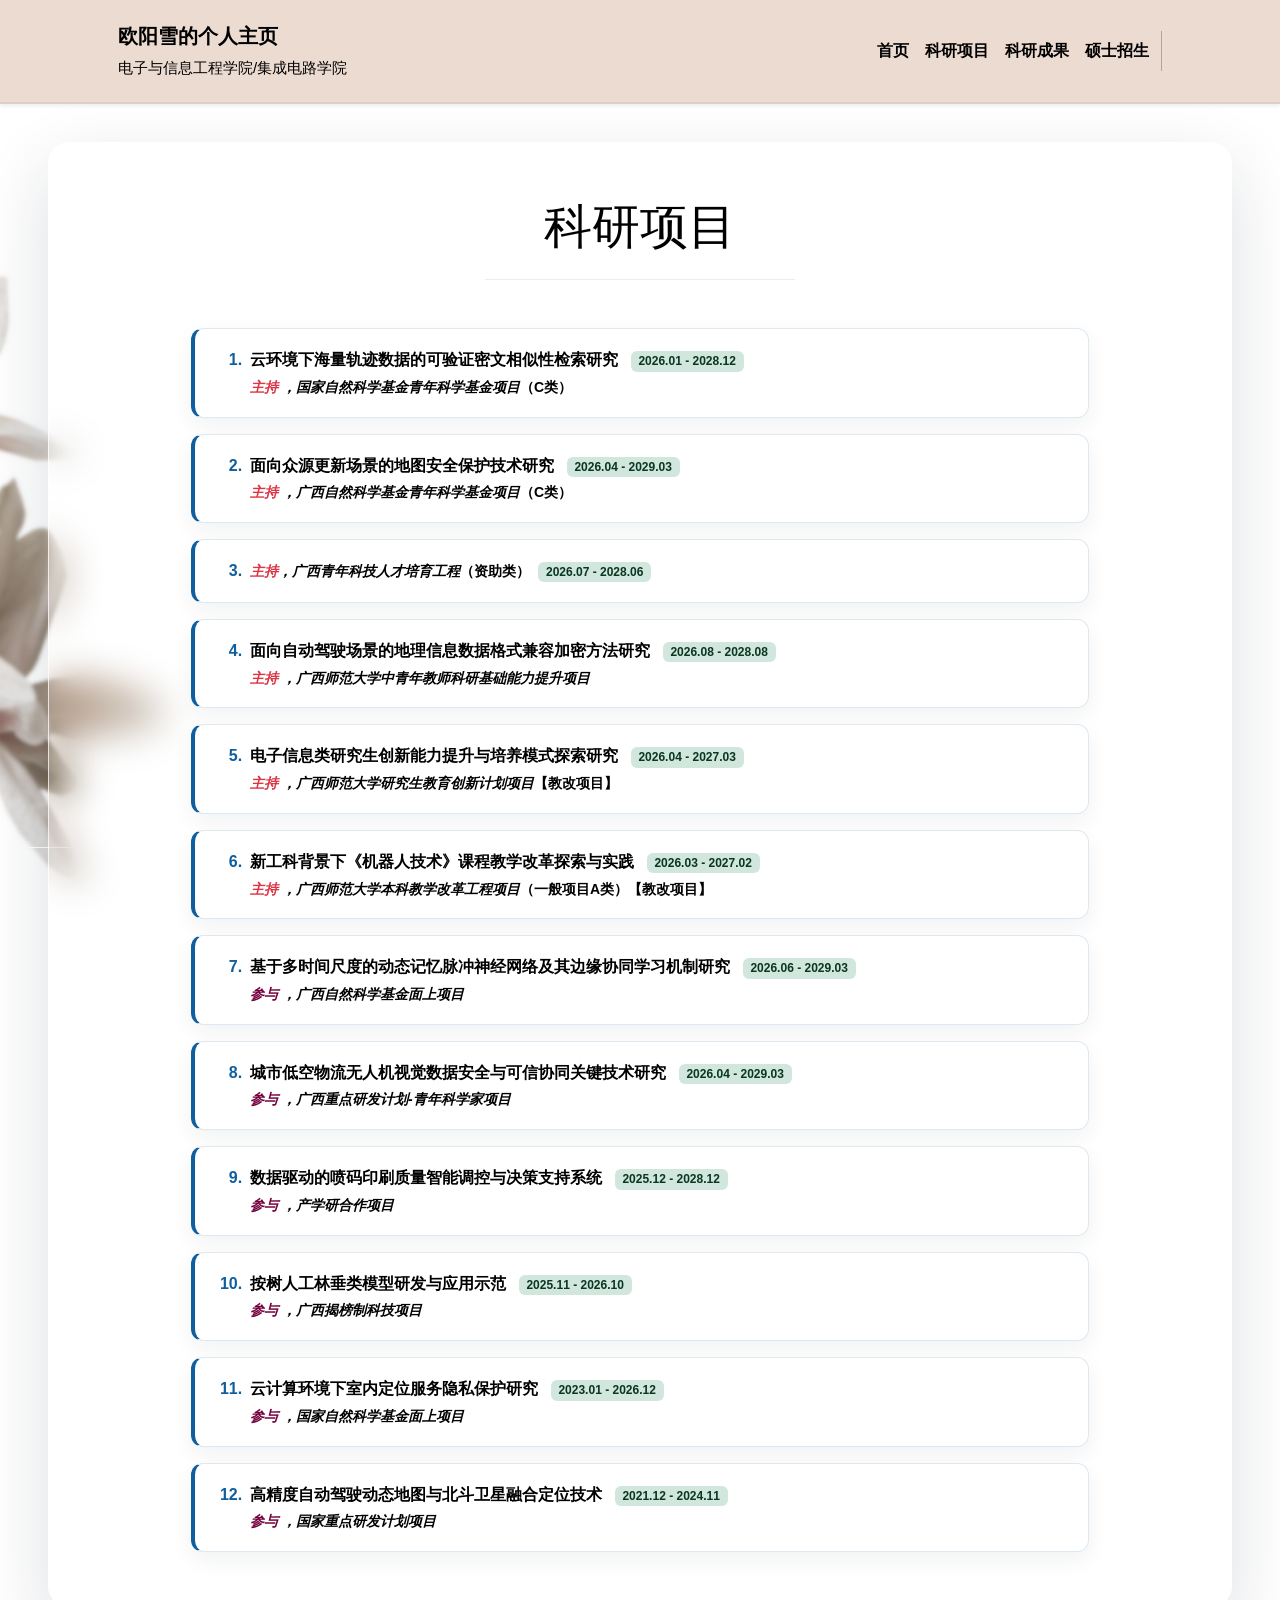
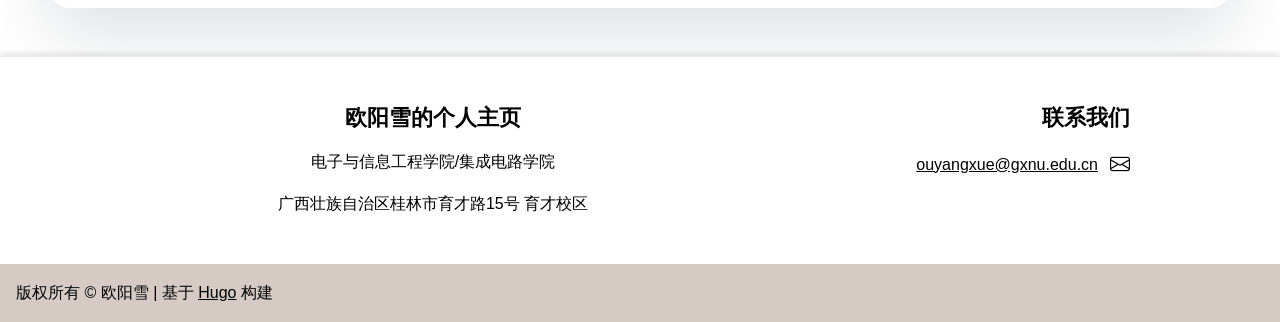
<file: projects/index.html>
<!doctype html>
<html><head>
  
    <title>
      科研项目 |
      欧阳雪的个人主页
      电子与信息工程学院/集成电路学院
    </title>
  
  <meta charset="utf-8" />
  <meta
    name="description"
    
      content="智能计算实验室科研项目 - 国家自然科学基金、省部级项目、企业合作"
    
  />

  <meta name="dc.relation" content="https://ouyangxuegxnu.github.io/" />
  <meta name="robots" content="index,follow" />

  <meta
    itemprop="name"
    content="科研项目 欧阳雪的个人主页 电子与信息工程学院/集成电路学院"
  />
  <meta
    itemprop="description"
    
      content="智能计算实验室科研项目 - 国家自然科学基金、省部级项目、企业合作"
    
  />

  
    <meta
      itemprop="image"
      content="https://ouyangxuegxnu.github.io/img/meta-image.webp"
    />
  

  <meta property="og:url" content="https://ouyangxuegxnu.github.io/projects/" />
  <meta property="og:type" content="website" />
  <meta
    property="og:title"
    content="科研项目 欧阳雪的个人主页 电子与信息工程学院/集成电路学院"
  />
  <meta
    property="og:description"
    
      content="智能计算实验室科研项目 - 国家自然科学基金、省部级项目、企业合作"
    
  />
  
    <meta
      property="og:image"
      content="https://ouyangxuegxnu.github.io/img/meta-image.webp"
    />
  

  <meta name="twitter:card" content="summary_large_image" />
  <meta
    name="twitter:title"
    content="科研项目 欧阳雪的个人主页 电子与信息工程学院/集成电路学院"
  />
  <meta
    name="twitter:description"
    
      content="智能计算实验室科研项目 - 国家自然科学基金、省部级项目、企业合作"
    
  />
  
    <meta
      name="twitter:image"
      content="https://ouyangxuegxnu.github.io/img/meta-image.webp"
    />
  

  <meta
    name="viewport"
    content="width=device-width, initial-scale=1, shrink-to-fit=no"
  />
  <meta name="theme-color" content="#1A94D2" />

  <link rel="stylesheet" href="/css/theme.css" media="screen" />
  <link rel="stylesheet" href="/css/custom.css" media="screen" />

  
  <link
    rel="shortcut icon"
    type="image/x-icon"
    href="/img/favicon.ico"
  />
  

  
</head>
<body
    class="background-image"
    
    style="background-image: url('/img/background.webp')"
    
  >
<header class="shadow-sm sticky-lg-top" style="z-index: 10000;">
  <nav class="navbar navbar-expand-lg navbar-light py-3">
    <div class="container px-5">
      <a class="navbar-brand" href="https://ouyangxuegxnu.github.io/"
        >
        <span class="fw-bolder"
          >欧阳雪的个人主页 <br />
          <span class="fw-light text-muted"
            >电子与信息工程学院/集成电路学院</span
          ></span
        >
      </a>
      <button
        class="navbar-toggler"
        type="button"
        data-bs-toggle="collapse"
        data-bs-target="#navbarSupportedContent"
        aria-controls="navbarSupportedContent"
        aria-expanded="false"
        aria-label="Toggle navigation"
      >
        <span class="navbar-toggler-icon"></span>
      </button>
      <div class="collapse navbar-collapse" id="navbarSupportedContent">
        <ul
          class="navbar-nav align-items-center ms-auto mb-2 mb-lg-0 fw-bolder"
        >
          <li class="nav-item">
            <a class="nav-link nav-menu text-nowrap" href="/">首页</a>
          </li>
          
          <li class="nav-item">
            <a class="nav-link nav-menu text-nowrap" href="/projects/">科研项目</a>
          </li>
          
          <li class="nav-item">
            <a class="nav-link nav-menu text-nowrap" href="/achievements/">科研成果</a>
          </li>
          
          <li class="nav-item">
            <a class="nav-link nav-menu text-nowrap" href="/recruitment/">硕士招生</a>
          </li>
          
          <li class="vr ms-1 d-none d-lg-block"></li>
          
        </ul>
      </div>
    </div>
  </nav>
  
</header>
<div id="content">
      <main class="p-3 p-lg-5 container">
        <div class="container content-panel">
<section class="py-5 py-xl-8">
  <div class="container">
    <div class="row justify-content-md-center">
      <div class="col-12 col-md-10 col-lg-8 col-xl-7 col-xxl-6">
        <h2 class="mb-4 display-5 text-center">科研项目</h2>
        
        <hr class="w-50 mx-auto mb-5 mb-xl-9 border-dark-subtle" />
      </div>
    </div>
  </div>
  <div class="container">
    <div class="row justify-content-center">
      <div class="col-12 col-lg-10">
        <ol class="list-group list-group-flush list-group-numbered">
          
          <li class="list-group-item achievement-item project-item">
            <div class="project-content">
            
            <div>
              <span class="fw-bold">云环境下海量轨迹数据的可验证密文相似性检索研究</span>
              <span class="badge bg-success-subtle text-success-emphasis ms-2">2026.01 - 2028.12</span>
            </div>
            
            
            

            
            <div class="fst-italic small fw-bold">
              
              
              <span class="text-danger">主持</span>
              
              
              ，国家自然科学基金青年科学基金项目<span class="fst-normal fw-bolder">（C类）</span>
            </div>
            

            </div>
          </li>
          
          <li class="list-group-item achievement-item project-item">
            <div class="project-content">
            
            <div>
              <span class="fw-bold">面向众源更新场景的地图安全保护技术研究</span>
              <span class="badge bg-success-subtle text-success-emphasis ms-2">2026.04 - 2029.03</span>
            </div>
            
            
            

            
            <div class="fst-italic small fw-bold">
              
              
              <span class="text-danger">主持</span>
              
              
              ，广西自然科学基金青年科学基金项目<span class="fst-normal fw-bolder">（C类）</span>
            </div>
            

            </div>
          </li>
          
          <li class="list-group-item achievement-item project-item">
            <div class="project-content">
            
            
            <div class="d-flex align-items-center flex-wrap gap-0">
              
              <span class="text-danger fst-italic small fw-bold">主持</span><span class="fst-italic small fw-bold">&#xff0c;</span>
              
              
              
              
              <span class="fst-italic small fw-bold">广西青年科技人才培育工程<span class="fst-normal fw-bolder">（资助类）</span></span>
              <span class="badge bg-success-subtle text-success-emphasis ms-2">2026.07 - 2028.06</span>
            </div>
            
            
            

            

            </div>
          </li>
          
          <li class="list-group-item achievement-item project-item">
            <div class="project-content">
            
            <div>
              <span class="fw-bold">面向自动驾驶场景的地理信息数据格式兼容加密方法研究</span>
              <span class="badge bg-success-subtle text-success-emphasis ms-2">2026.08 - 2028.08</span>
            </div>
            
            
            

            
            <div class="fst-italic small fw-bold">
              
              
              <span class="text-danger">主持</span>
              
              
              ，广西师范大学中青年教师科研基础能力提升项目
            </div>
            

            </div>
          </li>
          
          <li class="list-group-item achievement-item project-item">
            <div class="project-content">
            
            <div>
              <span class="fw-bold">电子信息类研究生创新能力提升与培养模式探索研究</span>
              <span class="badge bg-success-subtle text-success-emphasis ms-2">2026.04 - 2027.03</span>
            </div>
            
            
            

            
            <div class="fst-italic small fw-bold">
              
              
              <span class="text-danger">主持</span>
              
              
              ，广西师范大学研究生教育创新计划项目<span class="fst-normal fw-bolder">【教改项目】</span>
            </div>
            

            </div>
          </li>
          
          <li class="list-group-item achievement-item project-item">
            <div class="project-content">
            
            <div>
              <span class="fw-bold">新工科背景下《机器人技术》课程教学改革探索与实践</span>
              <span class="badge bg-success-subtle text-success-emphasis ms-2">2026.03 - 2027.02</span>
            </div>
            
            
            

            
            <div class="fst-italic small fw-bold">
              
              
              <span class="text-danger">主持</span>
              
              
              ，广西师范大学本科教学改革工程项目<span class="fst-normal fw-bolder">（一般项目A类）</span><span class="fst-normal fw-bolder">【教改项目】</span>
            </div>
            

            </div>
          </li>
          
          <li class="list-group-item achievement-item project-item">
            <div class="project-content">
            
            <div>
              <span class="fw-bold">基于多时间尺度的动态记忆脉冲神经网络及其边缘协同学习机制研究</span>
              <span class="badge bg-success-subtle text-success-emphasis ms-2">2026.06 - 2029.03</span>
            </div>
            
            
            

            
            <div class="fst-italic small fw-bold">
              
              
              <span class="text-primary">参与</span>
              
              
              ，广西自然科学基金面上项目
            </div>
            

            </div>
          </li>
          
          <li class="list-group-item achievement-item project-item">
            <div class="project-content">
            
            <div>
              <span class="fw-bold">城市低空物流无人机视觉数据安全与可信协同关键技术研究</span>
              <span class="badge bg-success-subtle text-success-emphasis ms-2">2026.04 - 2029.03</span>
            </div>
            
            
            

            
            <div class="fst-italic small fw-bold">
              
              
              <span class="text-primary">参与</span>
              
              
              ，广西重点研发计划-青年科学家项目
            </div>
            

            </div>
          </li>
          
          <li class="list-group-item achievement-item project-item">
            <div class="project-content">
            
            <div>
              <span class="fw-bold">数据驱动的喷码印刷质量智能调控与决策支持系统</span>
              <span class="badge bg-success-subtle text-success-emphasis ms-2">2025.12 - 2028.12</span>
            </div>
            
            
            

            
            <div class="fst-italic small fw-bold">
              
              
              <span class="text-primary">参与</span>
              
              
              ，产学研合作项目
            </div>
            

            </div>
          </li>
          
          <li class="list-group-item achievement-item project-item">
            <div class="project-content">
            
            <div>
              <span class="fw-bold">按树人工林垂类模型研发与应用示范</span>
              <span class="badge bg-success-subtle text-success-emphasis ms-2">2025.11 - 2026.10</span>
            </div>
            
            
            

            
            <div class="fst-italic small fw-bold">
              
              
              <span class="text-primary">参与</span>
              
              
              ，广西揭榜制科技项目
            </div>
            

            </div>
          </li>
          
          <li class="list-group-item achievement-item project-item">
            <div class="project-content">
            
            <div>
              <span class="fw-bold">云计算环境下室内定位服务隐私保护研究</span>
              <span class="badge bg-success-subtle text-success-emphasis ms-2">2023.01 - 2026.12</span>
            </div>
            
            
            

            
            <div class="fst-italic small fw-bold">
              
              
              <span class="text-primary">参与</span>
              
              
              ，国家自然科学基金面上项目
            </div>
            

            </div>
          </li>
          
          <li class="list-group-item achievement-item project-item">
            <div class="project-content">
            
            <div>
              <span class="fw-bold">高精度自动驾驶动态地图与北斗卫星融合定位技术</span>
              <span class="badge bg-success-subtle text-success-emphasis ms-2">2021.12 - 2024.11</span>
            </div>
            
            
            

            
            <div class="fst-italic small fw-bold">
              
              
              <span class="text-primary">参与</span>
              
              
              ，国家重点研发计划项目
            </div>
            

            </div>
          </li>
          
        </ol>
      </div>
    </div>
  </div>
</section>

        </div>
      </main>
    </div><footer class="footer site-footer">
  <section class="site-footer__main">
    <div class="container px-4 px-lg-5">
      <div class="site-footer__grid">
        <div class="site-footer__profile">
          <h3>欧阳雪的个人主页</h3>
          <p class="site-footer__subtitle">电子与信息工程学院/集成电路学院</p>
          
          <p class="site-footer__text">广西壮族自治区桂林市育才路15号 育才校区</p>
          
          
        </div>

        
        <div class="site-footer__contacts">
          <h3>联系我们</h3>
          
          <p>
            <a href="mailto:ouyangxue@gxnu.edu.cn">ouyangxue@gxnu.edu.cn</a>
            <i class="bi bi-envelope"></i>
          </p>
          
          
        </div>
        
      </div>
    </div>
  </section>

  <div class="copyright site-footer__copyright">
    <p class="my-1 fs-6 text-muted">版权所有 © 欧阳雪 | 基于 <a href="https://gohugo.io/">Hugo</a> 构建</p>
  </div>

  
  
  <script src="/js/bundle.min.js" defer></script>
</footer>
</body>
</html>
</file>
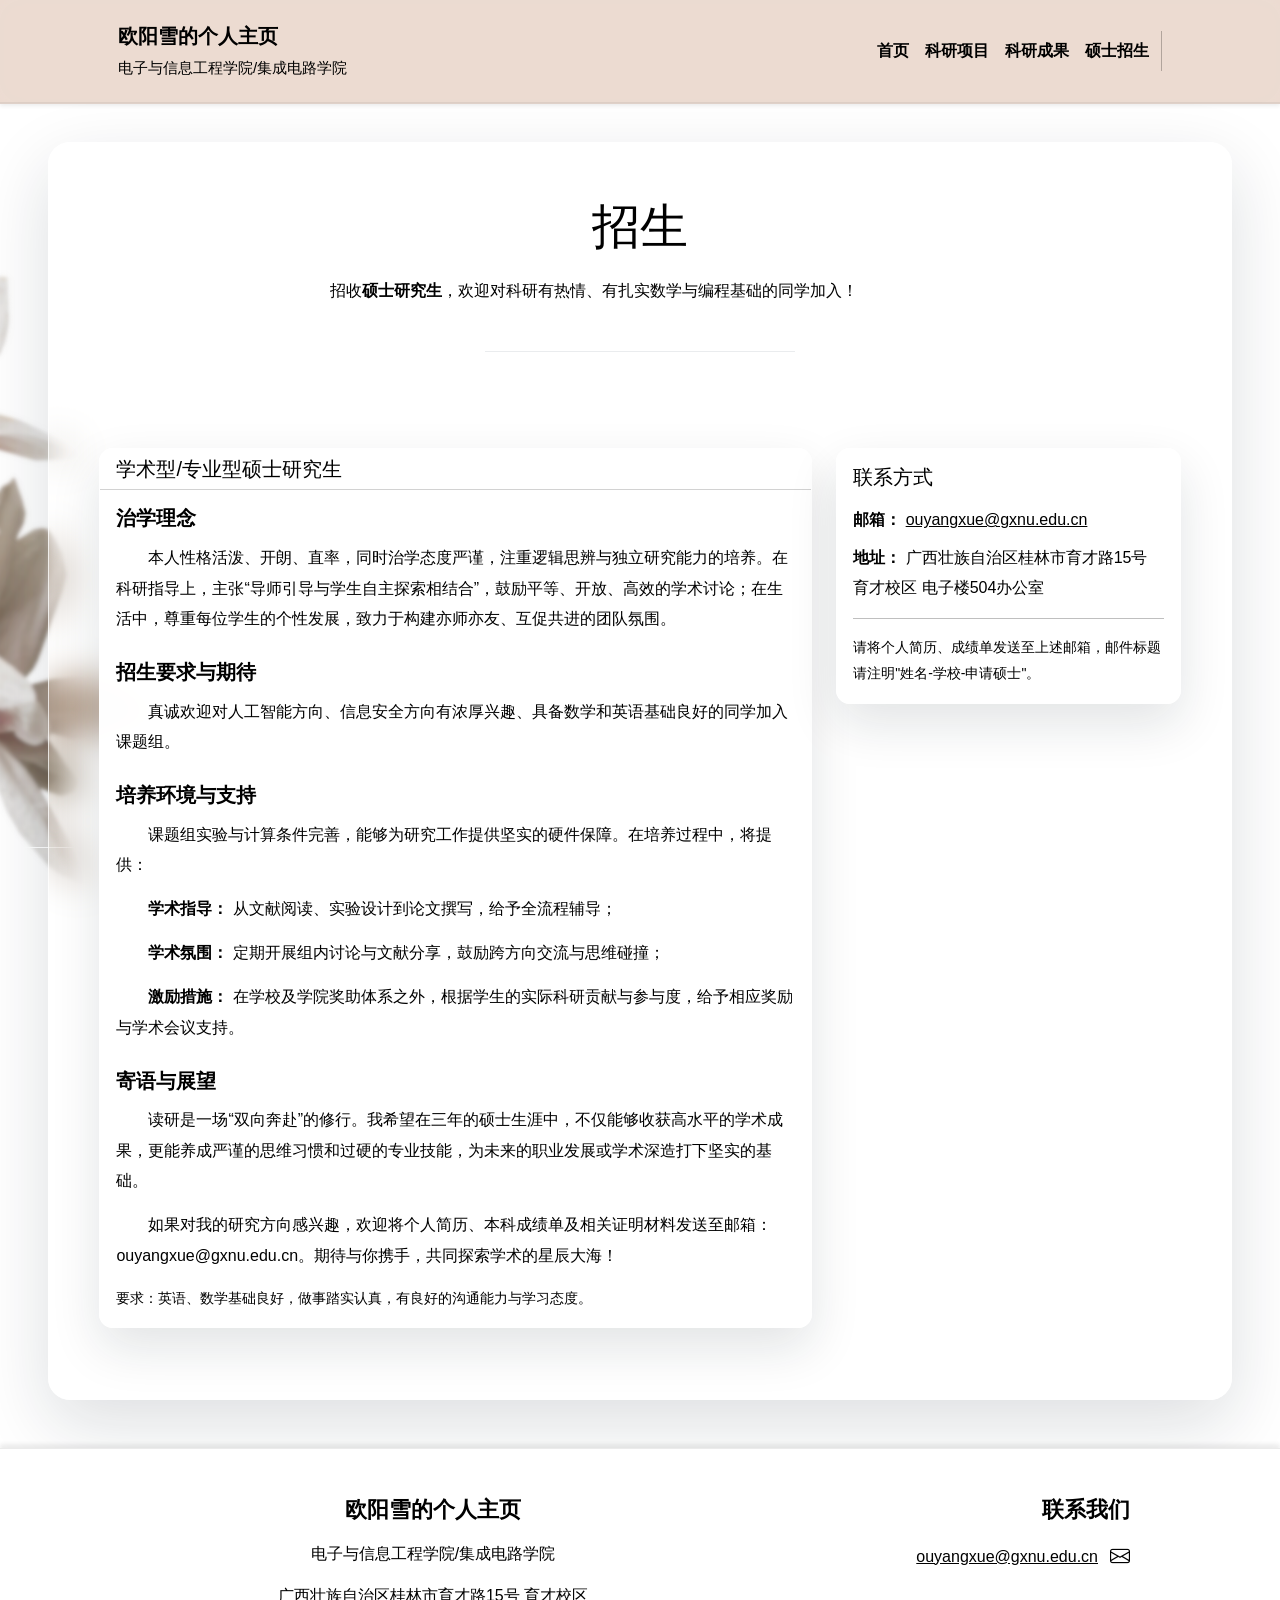
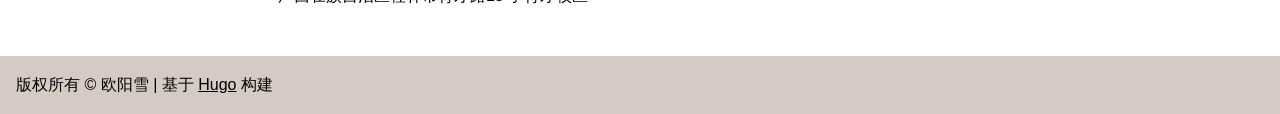
<file: recruitment/index.html>
<!doctype html>
<html><head>
  
    <title>
      招生招聘 |
      欧阳雪的个人主页
      电子与信息工程学院/集成电路学院
    </title>
  
  <meta charset="utf-8" />
  <meta
    name="description"
    
      content="智能计算实验室招生招聘 - 博士生、硕士生、博士后招收信息"
    
  />

  <meta name="dc.relation" content="https://ouyangxuegxnu.github.io/" />
  <meta name="robots" content="index,follow" />

  <meta
    itemprop="name"
    content="招生招聘 欧阳雪的个人主页 电子与信息工程学院/集成电路学院"
  />
  <meta
    itemprop="description"
    
      content="智能计算实验室招生招聘 - 博士生、硕士生、博士后招收信息"
    
  />

  
    <meta
      itemprop="image"
      content="https://ouyangxuegxnu.github.io/img/meta-image.webp"
    />
  

  <meta property="og:url" content="https://ouyangxuegxnu.github.io/recruitment/" />
  <meta property="og:type" content="website" />
  <meta
    property="og:title"
    content="招生招聘 欧阳雪的个人主页 电子与信息工程学院/集成电路学院"
  />
  <meta
    property="og:description"
    
      content="智能计算实验室招生招聘 - 博士生、硕士生、博士后招收信息"
    
  />
  
    <meta
      property="og:image"
      content="https://ouyangxuegxnu.github.io/img/meta-image.webp"
    />
  

  <meta name="twitter:card" content="summary_large_image" />
  <meta
    name="twitter:title"
    content="招生招聘 欧阳雪的个人主页 电子与信息工程学院/集成电路学院"
  />
  <meta
    name="twitter:description"
    
      content="智能计算实验室招生招聘 - 博士生、硕士生、博士后招收信息"
    
  />
  
    <meta
      name="twitter:image"
      content="https://ouyangxuegxnu.github.io/img/meta-image.webp"
    />
  

  <meta
    name="viewport"
    content="width=device-width, initial-scale=1, shrink-to-fit=no"
  />
  <meta name="theme-color" content="#1A94D2" />

  <link rel="stylesheet" href="/css/theme.css" media="screen" />
  <link rel="stylesheet" href="/css/custom.css" media="screen" />

  
  <link
    rel="shortcut icon"
    type="image/x-icon"
    href="/img/favicon.ico"
  />
  

  
</head>
<body
    class="background-image"
    
    style="background-image: url('/img/background.webp')"
    
  >
<header class="shadow-sm sticky-lg-top" style="z-index: 10000;">
  <nav class="navbar navbar-expand-lg navbar-light py-3">
    <div class="container px-5">
      <a class="navbar-brand" href="https://ouyangxuegxnu.github.io/"
        >
        <span class="fw-bolder"
          >欧阳雪的个人主页 <br />
          <span class="fw-light text-muted"
            >电子与信息工程学院/集成电路学院</span
          ></span
        >
      </a>
      <button
        class="navbar-toggler"
        type="button"
        data-bs-toggle="collapse"
        data-bs-target="#navbarSupportedContent"
        aria-controls="navbarSupportedContent"
        aria-expanded="false"
        aria-label="Toggle navigation"
      >
        <span class="navbar-toggler-icon"></span>
      </button>
      <div class="collapse navbar-collapse" id="navbarSupportedContent">
        <ul
          class="navbar-nav align-items-center ms-auto mb-2 mb-lg-0 fw-bolder"
        >
          <li class="nav-item">
            <a class="nav-link nav-menu text-nowrap" href="/">首页</a>
          </li>
          
          <li class="nav-item">
            <a class="nav-link nav-menu text-nowrap" href="/projects/">科研项目</a>
          </li>
          
          <li class="nav-item">
            <a class="nav-link nav-menu text-nowrap" href="/achievements/">科研成果</a>
          </li>
          
          <li class="nav-item">
            <a class="nav-link nav-menu text-nowrap" href="/recruitment/">硕士招生</a>
          </li>
          
          <li class="vr ms-1 d-none d-lg-block"></li>
          
        </ul>
      </div>
    </div>
  </nav>
  
</header>
<div id="content">
      <main class="p-3 p-lg-5 container">
        <div class="container content-panel">
<section class="py-5 py-xl-8">
  <div class="container">
    
    <div class="row justify-content-md-center mb-5">
      <div class="col-12 col-md-10 col-lg-8 col-xl-7 col-xxl-6">
        <h2 class="mb-4 display-5 text-center">招生</h2>
        <div class="text-muted mb-5 text-justify">招收<strong>硕士研究生</strong>，欢迎对科研有热情、有扎实数学与编程基础的同学加入！</div>
        <hr class="w-50 mx-auto mb-5 mb-xl-9 border-dark-subtle" />
      </div>
    </div>

    
    <div class="row justify-content-center">
      
      <div class="col-lg-8 mb-4 mb-lg-0">
        
        <div class="card shadow-sm mb-3">
          <div class="card-header">
            <h5 class="mb-0">学术型/专业型硕士研究生</h5>
          </div>
          <div class="card-body recruitment-text">
            <div class="card-text"><h3 id="治学理念">治学理念</h3>
<p>　　本人性格活泼、开朗、直率，同时治学态度严谨，注重逻辑思辨与独立研究能力的培养。在科研指导上，主张“导师引导与学生自主探索相结合”，鼓励平等、开放、高效的学术讨论；在生活中，尊重每位学生的个性发展，致力于构建亦师亦友、互促共进的团队氛围。</p>
<h3 id="招生要求与期待">招生要求与期待</h3>
<p>　　真诚欢迎对人工智能方向、信息安全方向有浓厚兴趣、具备数学和英语基础良好的同学加入课题组。</p>
<h3 id="培养环境与支持">培养环境与支持</h3>
<p>　　课题组实验与计算条件完善，能够为研究工作提供坚实的硬件保障。在培养过程中，将提供：</p>
<p>　　<strong>学术指导：</strong> 从文献阅读、实验设计到论文撰写，给予全流程辅导；</p>
<p>　　<strong>学术氛围：</strong> 定期开展组内讨论与文献分享，鼓励跨方向交流与思维碰撞；</p>
<p>　　<strong>激励措施：</strong> 在学校及学院奖助体系之外，根据学生的实际科研贡献与参与度，给予相应奖励与学术会议支持。</p>
<h3 id="寄语与展望">寄语与展望</h3>
<p>　　读研是一场“双向奔赴”的修行。我希望在三年的硕士生涯中，不仅能够收获高水平的学术成果，更能养成严谨的思维习惯和过硬的专业技能，为未来的职业发展或学术深造打下坚实的基础。</p>
<p>　　如果对我的研究方向感兴趣，欢迎将个人简历、本科成绩单及相关证明材料发送至邮箱：ouyangxue@gxnu.edu.cn。期待与你携手，共同探索学术的星辰大海！</p>
</div>
            
            <p class="small text-muted mb-0">要求：英语、数学基础良好，做事踏实认真，有良好的沟通能力与学习态度。</p>
            
          </div>
        </div>
        
      </div>

      
      <div class="col-lg-4">
        <div class="card shadow-sm bg-light">
          <div class="card-body">
            <h5 class="card-title mb-3">
              联系方式
            </h5>
            
            <p class="mb-2">
              <strong>邮箱：</strong>
              <a href="mailto:ouyangxue@gxnu.edu.cn">ouyangxue@gxnu.edu.cn</a>
            </p>
            
            
            
            <p class="mb-2">
              <strong>地址：</strong>
              广西壮族自治区桂林市育才路15号 育才校区 电子楼504办公室
            </p>
            
            
            <hr />
            <p class="small text-muted mb-0">请将个人简历、成绩单发送至上述邮箱，邮件标题请注明&#34;姓名-学校-申请硕士&#34;。</p>
            
          </div>
        </div>
      </div>
    </div>
  </div>
</section>

        </div>
      </main>
    </div><footer class="footer site-footer">
  <section class="site-footer__main">
    <div class="container px-4 px-lg-5">
      <div class="site-footer__grid">
        <div class="site-footer__profile">
          <h3>欧阳雪的个人主页</h3>
          <p class="site-footer__subtitle">电子与信息工程学院/集成电路学院</p>
          
          <p class="site-footer__text">广西壮族自治区桂林市育才路15号 育才校区</p>
          
          
        </div>

        
        <div class="site-footer__contacts">
          <h3>联系我们</h3>
          
          <p>
            <a href="mailto:ouyangxue@gxnu.edu.cn">ouyangxue@gxnu.edu.cn</a>
            <i class="bi bi-envelope"></i>
          </p>
          
          
        </div>
        
      </div>
    </div>
  </section>

  <div class="copyright site-footer__copyright">
    <p class="my-1 fs-6 text-muted">版权所有 © 欧阳雪 | 基于 <a href="https://gohugo.io/">Hugo</a> 构建</p>
  </div>

  
  
  <script src="/js/bundle.min.js" defer></script>
</footer>
</body>
</html>
</file>
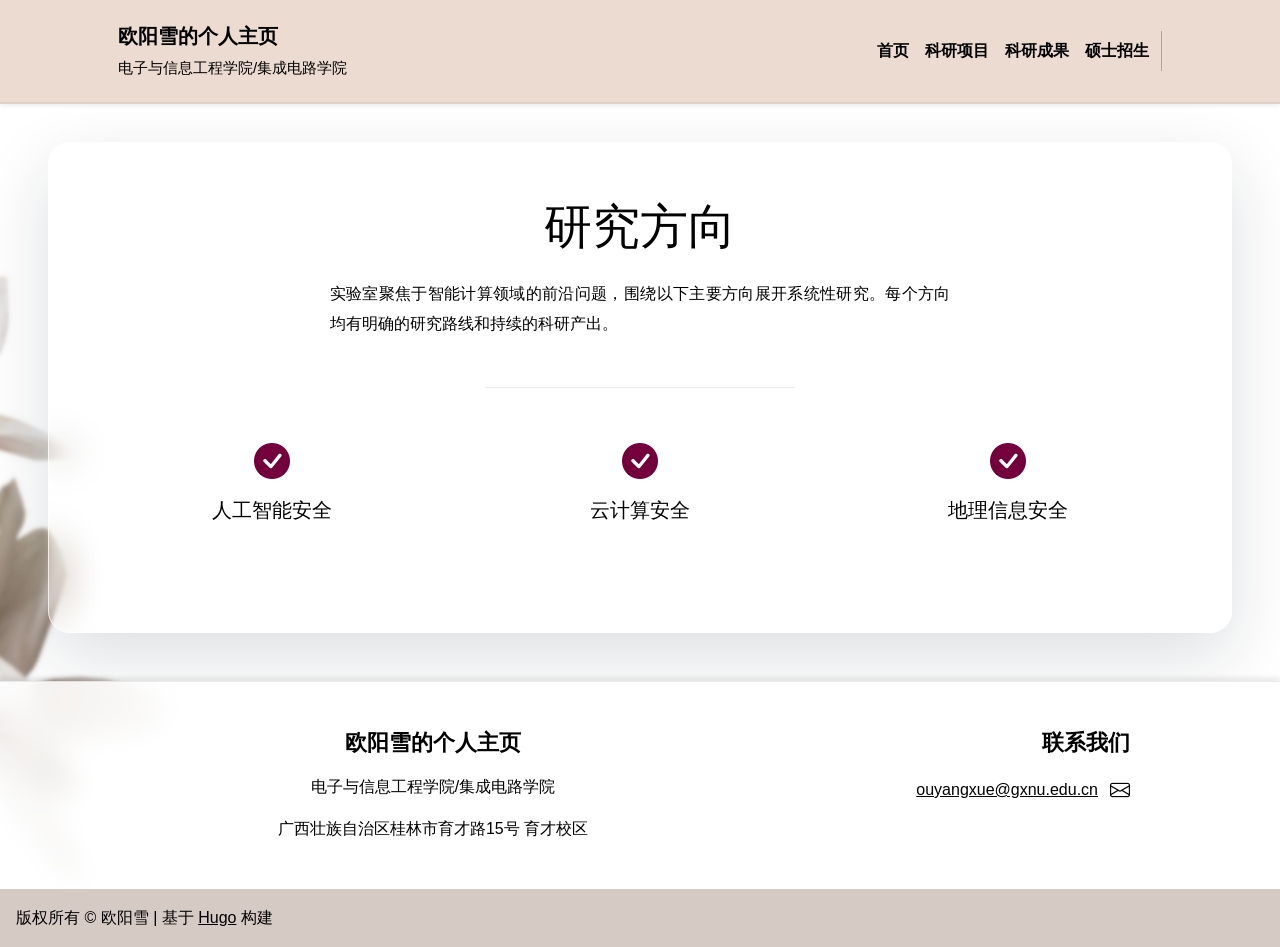
<file: research/index.html>
<!doctype html>
<html><head>
  
    <title>
      研究方向 |
      欧阳雪的个人主页
      电子与信息工程学院/集成电路学院
    </title>
  
  <meta charset="utf-8" />
  <meta
    name="description"
    
      content="智能计算实验室研究方向介绍 - 机器学习、计算机视觉、自然语言处理、智能优化"
    
  />

  <meta name="dc.relation" content="https://ouyangxuegxnu.github.io/" />
  <meta name="robots" content="index,follow" />

  <meta
    itemprop="name"
    content="研究方向 欧阳雪的个人主页 电子与信息工程学院/集成电路学院"
  />
  <meta
    itemprop="description"
    
      content="智能计算实验室研究方向介绍 - 机器学习、计算机视觉、自然语言处理、智能优化"
    
  />

  
    <meta
      itemprop="image"
      content="https://ouyangxuegxnu.github.io/img/meta-image.webp"
    />
  

  <meta property="og:url" content="https://ouyangxuegxnu.github.io/research/" />
  <meta property="og:type" content="website" />
  <meta
    property="og:title"
    content="研究方向 欧阳雪的个人主页 电子与信息工程学院/集成电路学院"
  />
  <meta
    property="og:description"
    
      content="智能计算实验室研究方向介绍 - 机器学习、计算机视觉、自然语言处理、智能优化"
    
  />
  
    <meta
      property="og:image"
      content="https://ouyangxuegxnu.github.io/img/meta-image.webp"
    />
  

  <meta name="twitter:card" content="summary_large_image" />
  <meta
    name="twitter:title"
    content="研究方向 欧阳雪的个人主页 电子与信息工程学院/集成电路学院"
  />
  <meta
    name="twitter:description"
    
      content="智能计算实验室研究方向介绍 - 机器学习、计算机视觉、自然语言处理、智能优化"
    
  />
  
    <meta
      name="twitter:image"
      content="https://ouyangxuegxnu.github.io/img/meta-image.webp"
    />
  

  <meta
    name="viewport"
    content="width=device-width, initial-scale=1, shrink-to-fit=no"
  />
  <meta name="theme-color" content="#1A94D2" />

  <link rel="stylesheet" href="/css/theme.css" media="screen" />
  <link rel="stylesheet" href="/css/custom.css" media="screen" />

  
  <link
    rel="shortcut icon"
    type="image/x-icon"
    href="/img/favicon.ico"
  />
  

  
</head>
<body
    class="background-image"
    
    style="background-image: url('/img/background.webp')"
    
  >
<header class="shadow-sm sticky-lg-top" style="z-index: 10000;">
  <nav class="navbar navbar-expand-lg navbar-light py-3">
    <div class="container px-5">
      <a class="navbar-brand" href="https://ouyangxuegxnu.github.io/"
        >
        <span class="fw-bolder"
          >欧阳雪的个人主页 <br />
          <span class="fw-light text-muted"
            >电子与信息工程学院/集成电路学院</span
          ></span
        >
      </a>
      <button
        class="navbar-toggler"
        type="button"
        data-bs-toggle="collapse"
        data-bs-target="#navbarSupportedContent"
        aria-controls="navbarSupportedContent"
        aria-expanded="false"
        aria-label="Toggle navigation"
      >
        <span class="navbar-toggler-icon"></span>
      </button>
      <div class="collapse navbar-collapse" id="navbarSupportedContent">
        <ul
          class="navbar-nav align-items-center ms-auto mb-2 mb-lg-0 fw-bolder"
        >
          <li class="nav-item">
            <a class="nav-link nav-menu text-nowrap" href="/">首页</a>
          </li>
          
          <li class="nav-item">
            <a class="nav-link nav-menu text-nowrap" href="/projects/">科研项目</a>
          </li>
          
          <li class="nav-item">
            <a class="nav-link nav-menu text-nowrap" href="/achievements/">科研成果</a>
          </li>
          
          <li class="nav-item">
            <a class="nav-link nav-menu text-nowrap" href="/recruitment/">硕士招生</a>
          </li>
          
          <li class="vr ms-1 d-none d-lg-block"></li>
          
        </ul>
      </div>
    </div>
  </nav>
  
</header>
<div id="content">
      <main class="p-3 p-lg-5 container">
        <div class="container content-panel">

<section class="py-5 py-xl-8">
  <div class="container">
    <div class="row justify-content-md-center">
      <div class="col-12 col-md-10 col-lg-8 col-xl-7 col-xxl-6">
        <h2 class="mb-4 display-5 text-center">
          研究方向
        </h2>
        <p class="text-muted mb-5 text-justify">
          实验室聚焦于智能计算领域的前沿问题，围绕以下主要方向展开系统性研究。每个方向均有明确的研究路线和持续的科研产出。
        </p>
        <hr class="w-50 mx-auto mb-5 mb-xl-9 border-dark-subtle" />
      </div>
    </div>
  </div>
  <div class="container overflow-hidden">
    <div class="row gy-5 justify-content-center">
      
      <div class="col-sm-12 col-md-6 col-xl-4">
        <div class="text-center px-xl-2">
          <i
            class="bi bi-check-circle-fill text-primary mb-4"
            style="font-size: 36px"
          ></i>
          <h5 class="m-2">人工智能安全</h5>
          <p class="m-0 text-muted"></p>
        </div>
      </div>
      
      <div class="col-sm-12 col-md-6 col-xl-4">
        <div class="text-center px-xl-2">
          <i
            class="bi bi-check-circle-fill text-primary mb-4"
            style="font-size: 36px"
          ></i>
          <h5 class="m-2">云计算安全</h5>
          <p class="m-0 text-muted"></p>
        </div>
      </div>
      
      <div class="col-sm-12 col-md-6 col-xl-4">
        <div class="text-center px-xl-2">
          <i
            class="bi bi-check-circle-fill text-primary mb-4"
            style="font-size: 36px"
          ></i>
          <h5 class="m-2">地理信息安全</h5>
          <p class="m-0 text-muted"></p>
        </div>
      </div>
      
    </div>
  </div>

  <div class="d-grid gap-3 d-sm-flex justify-content-sm-center mt-5">
    
    
  </div>
</section>

        </div>
      </main>
    </div><footer class="footer site-footer">
  <section class="site-footer__main">
    <div class="container px-4 px-lg-5">
      <div class="site-footer__grid">
        <div class="site-footer__profile">
          <h3>欧阳雪的个人主页</h3>
          <p class="site-footer__subtitle">电子与信息工程学院/集成电路学院</p>
          
          <p class="site-footer__text">广西壮族自治区桂林市育才路15号 育才校区</p>
          
          
        </div>

        
        <div class="site-footer__contacts">
          <h3>联系我们</h3>
          
          <p>
            <a href="mailto:ouyangxue@gxnu.edu.cn">ouyangxue@gxnu.edu.cn</a>
            <i class="bi bi-envelope"></i>
          </p>
          
          
        </div>
        
      </div>
    </div>
  </section>

  <div class="copyright site-footer__copyright">
    <p class="my-1 fs-6 text-muted">版权所有 © 欧阳雪 | 基于 <a href="https://gohugo.io/">Hugo</a> 构建</p>
  </div>

  
  
  <script src="/js/bundle.min.js" defer></script>
</footer>
</body>
</html>
</file>
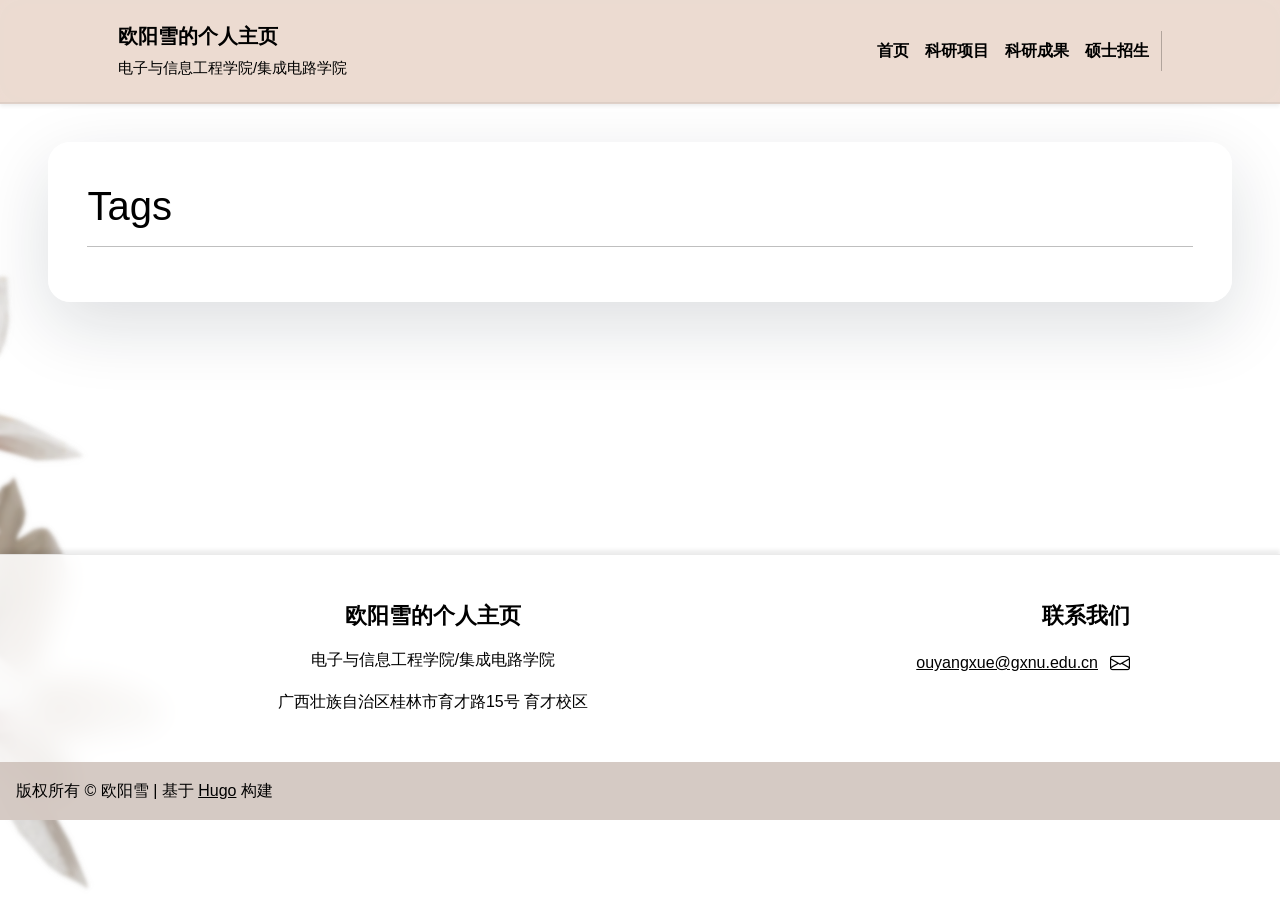
<file: tags/index.html>
<!doctype html>
<html><head>
  
    <title>
      Tags |
      欧阳雪的个人主页
      电子与信息工程学院/集成电路学院
    </title>
  
  <meta charset="utf-8" />
  <meta
    name="description"
    
      content=""
    
  />

  <meta name="dc.relation" content="https://ouyangxuegxnu.github.io/" />
  <meta name="robots" content="index,follow" />

  <meta
    itemprop="name"
    content="Tags 欧阳雪的个人主页 电子与信息工程学院/集成电路学院"
  />
  <meta
    itemprop="description"
    
      content=""
    
  />

  
    <meta
      itemprop="image"
      content="https://ouyangxuegxnu.github.io/img/meta-image.webp"
    />
  

  <meta property="og:url" content="https://ouyangxuegxnu.github.io/tags/" />
  <meta property="og:type" content="website" />
  <meta
    property="og:title"
    content="Tags 欧阳雪的个人主页 电子与信息工程学院/集成电路学院"
  />
  <meta
    property="og:description"
    
      content=""
    
  />
  
    <meta
      property="og:image"
      content="https://ouyangxuegxnu.github.io/img/meta-image.webp"
    />
  

  <meta name="twitter:card" content="summary_large_image" />
  <meta
    name="twitter:title"
    content="Tags 欧阳雪的个人主页 电子与信息工程学院/集成电路学院"
  />
  <meta
    name="twitter:description"
    
      content=""
    
  />
  
    <meta
      name="twitter:image"
      content="https://ouyangxuegxnu.github.io/img/meta-image.webp"
    />
  

  <meta
    name="viewport"
    content="width=device-width, initial-scale=1, shrink-to-fit=no"
  />
  <meta name="theme-color" content="#1A94D2" />

  <link rel="stylesheet" href="/css/theme.css" media="screen" />
  <link rel="stylesheet" href="/css/custom.css" media="screen" />

  
  <link
    rel="shortcut icon"
    type="image/x-icon"
    href="/img/favicon.ico"
  />
  

  
</head>
<body
    class="background-image"
    
    style="background-image: url('/img/background.webp')"
    
  >
<header class="shadow-sm sticky-lg-top" style="z-index: 10000;">
  <nav class="navbar navbar-expand-lg navbar-light py-3">
    <div class="container px-5">
      <a class="navbar-brand" href="https://ouyangxuegxnu.github.io/"
        >
        <span class="fw-bolder"
          >欧阳雪的个人主页 <br />
          <span class="fw-light text-muted"
            >电子与信息工程学院/集成电路学院</span
          ></span
        >
      </a>
      <button
        class="navbar-toggler"
        type="button"
        data-bs-toggle="collapse"
        data-bs-target="#navbarSupportedContent"
        aria-controls="navbarSupportedContent"
        aria-expanded="false"
        aria-label="Toggle navigation"
      >
        <span class="navbar-toggler-icon"></span>
      </button>
      <div class="collapse navbar-collapse" id="navbarSupportedContent">
        <ul
          class="navbar-nav align-items-center ms-auto mb-2 mb-lg-0 fw-bolder"
        >
          <li class="nav-item">
            <a class="nav-link nav-menu text-nowrap" href="/">首页</a>
          </li>
          
          <li class="nav-item">
            <a class="nav-link nav-menu text-nowrap" href="/projects/">科研项目</a>
          </li>
          
          <li class="nav-item">
            <a class="nav-link nav-menu text-nowrap" href="/achievements/">科研成果</a>
          </li>
          
          <li class="nav-item">
            <a class="nav-link nav-menu text-nowrap" href="/recruitment/">硕士招生</a>
          </li>
          
          <li class="vr ms-1 d-none d-lg-block"></li>
          
        </ul>
      </div>
    </div>
  </nav>
  
</header>
<div id="content">
      <main class="p-3 p-lg-5 container">
        <div class="container content-panel">
<h1>Tags</h1>
<hr />
<div class="mb-3 g-3 col">
  
</div>


        </div>
      </main>
    </div><footer class="footer site-footer">
  <section class="site-footer__main">
    <div class="container px-4 px-lg-5">
      <div class="site-footer__grid">
        <div class="site-footer__profile">
          <h3>欧阳雪的个人主页</h3>
          <p class="site-footer__subtitle">电子与信息工程学院/集成电路学院</p>
          
          <p class="site-footer__text">广西壮族自治区桂林市育才路15号 育才校区</p>
          
          
        </div>

        
        <div class="site-footer__contacts">
          <h3>联系我们</h3>
          
          <p>
            <a href="mailto:ouyangxue@gxnu.edu.cn">ouyangxue@gxnu.edu.cn</a>
            <i class="bi bi-envelope"></i>
          </p>
          
          
        </div>
        
      </div>
    </div>
  </section>

  <div class="copyright site-footer__copyright">
    <p class="my-1 fs-6 text-muted">版权所有 © 欧阳雪 | 基于 <a href="https://gohugo.io/">Hugo</a> 构建</p>
  </div>

  
  
  <script src="/js/bundle.min.js" defer></script>
</footer>
</body>
</html>
</file>
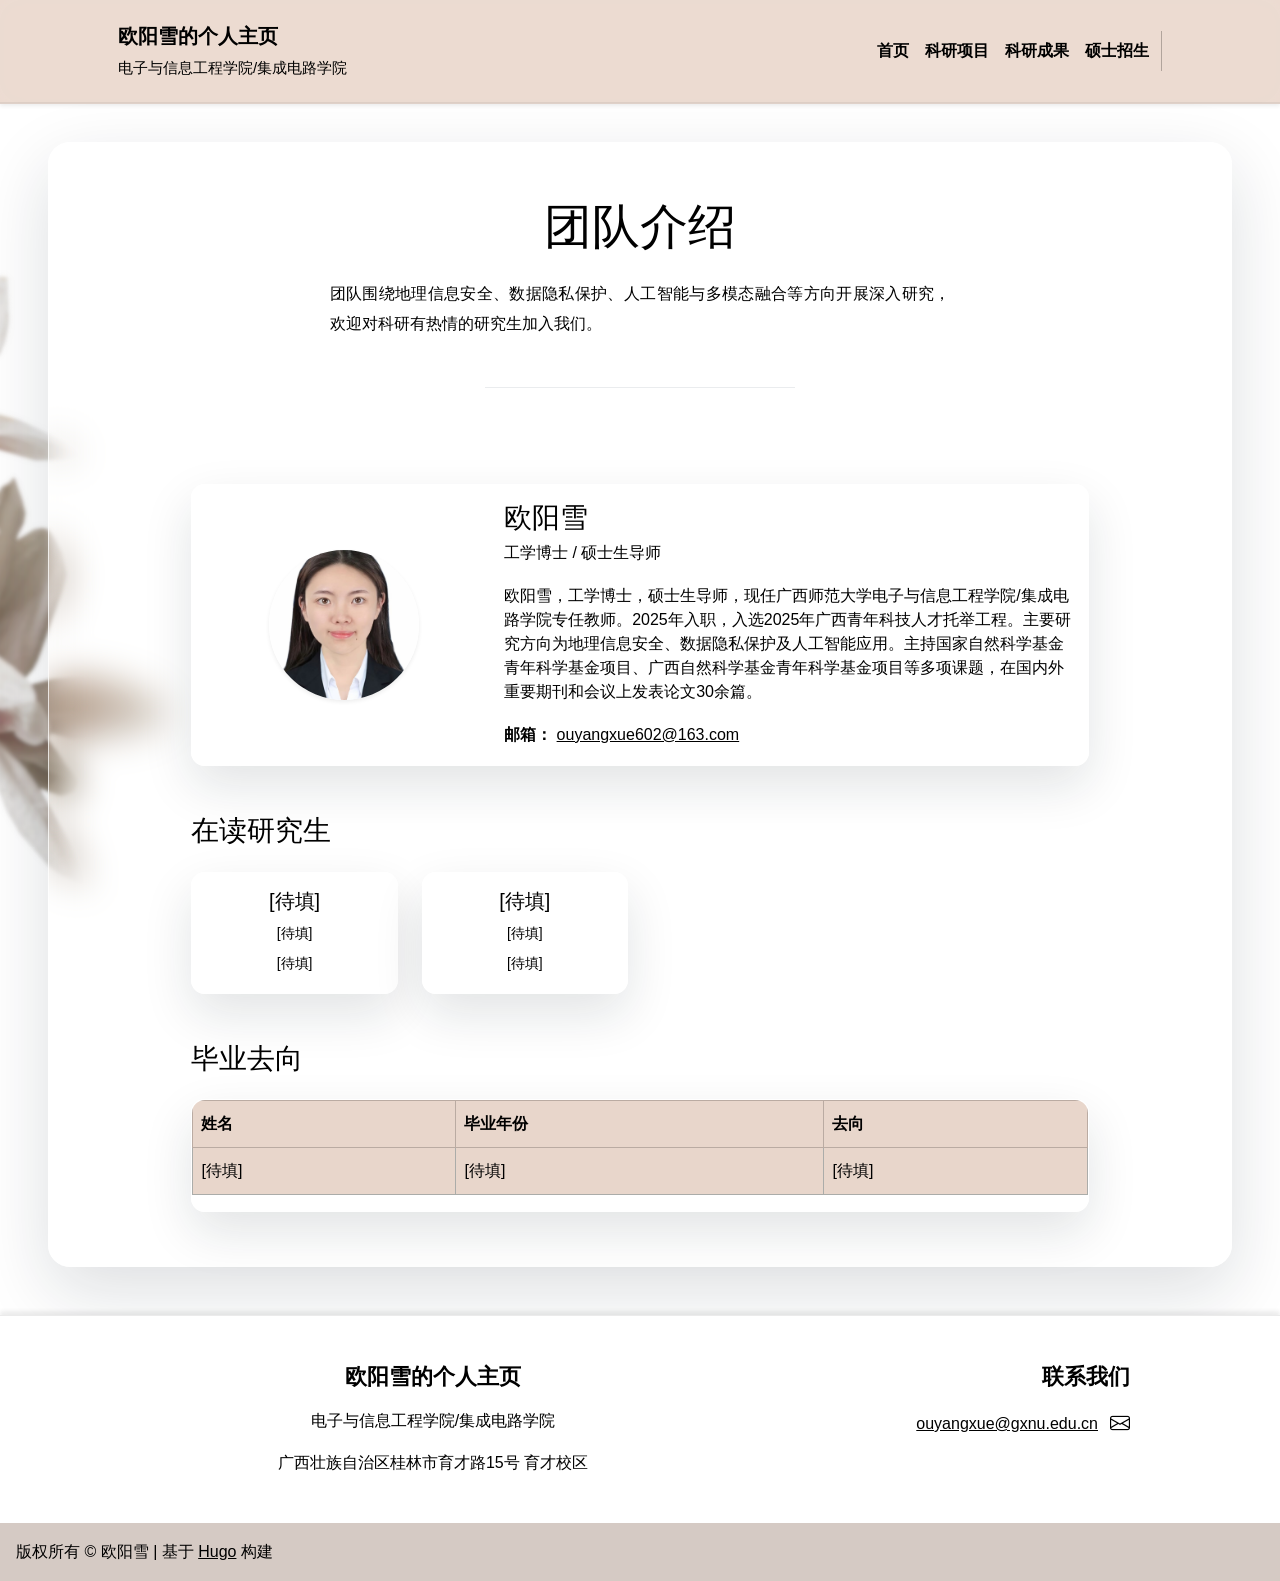
<file: team/index.html>
<!doctype html>
<html><head>
  
    <title>
      团队介绍 |
      欧阳雪的个人主页
      电子与信息工程学院/集成电路学院
    </title>
  
  <meta charset="utf-8" />
  <meta
    name="description"
    
      content="智能计算实验室团队介绍 - 导师简介、在读研究生、毕业去向"
    
  />

  <meta name="dc.relation" content="https://ouyangxuegxnu.github.io/" />
  <meta name="robots" content="index,follow" />

  <meta
    itemprop="name"
    content="团队介绍 欧阳雪的个人主页 电子与信息工程学院/集成电路学院"
  />
  <meta
    itemprop="description"
    
      content="智能计算实验室团队介绍 - 导师简介、在读研究生、毕业去向"
    
  />

  
    <meta
      itemprop="image"
      content="https://ouyangxuegxnu.github.io/img/meta-image.webp"
    />
  

  <meta property="og:url" content="https://ouyangxuegxnu.github.io/team/" />
  <meta property="og:type" content="website" />
  <meta
    property="og:title"
    content="团队介绍 欧阳雪的个人主页 电子与信息工程学院/集成电路学院"
  />
  <meta
    property="og:description"
    
      content="智能计算实验室团队介绍 - 导师简介、在读研究生、毕业去向"
    
  />
  
    <meta
      property="og:image"
      content="https://ouyangxuegxnu.github.io/img/meta-image.webp"
    />
  

  <meta name="twitter:card" content="summary_large_image" />
  <meta
    name="twitter:title"
    content="团队介绍 欧阳雪的个人主页 电子与信息工程学院/集成电路学院"
  />
  <meta
    name="twitter:description"
    
      content="智能计算实验室团队介绍 - 导师简介、在读研究生、毕业去向"
    
  />
  
    <meta
      name="twitter:image"
      content="https://ouyangxuegxnu.github.io/img/meta-image.webp"
    />
  

  <meta
    name="viewport"
    content="width=device-width, initial-scale=1, shrink-to-fit=no"
  />
  <meta name="theme-color" content="#1A94D2" />

  <link rel="stylesheet" href="/css/theme.css" media="screen" />
  <link rel="stylesheet" href="/css/custom.css" media="screen" />

  
  <link
    rel="shortcut icon"
    type="image/x-icon"
    href="/img/favicon.ico"
  />
  

  
</head>
<body
    class="background-image"
    
    style="background-image: url('/img/background.webp')"
    
  >
<header class="shadow-sm sticky-lg-top" style="z-index: 10000;">
  <nav class="navbar navbar-expand-lg navbar-light py-3">
    <div class="container px-5">
      <a class="navbar-brand" href="https://ouyangxuegxnu.github.io/"
        >
        <span class="fw-bolder"
          >欧阳雪的个人主页 <br />
          <span class="fw-light text-muted"
            >电子与信息工程学院/集成电路学院</span
          ></span
        >
      </a>
      <button
        class="navbar-toggler"
        type="button"
        data-bs-toggle="collapse"
        data-bs-target="#navbarSupportedContent"
        aria-controls="navbarSupportedContent"
        aria-expanded="false"
        aria-label="Toggle navigation"
      >
        <span class="navbar-toggler-icon"></span>
      </button>
      <div class="collapse navbar-collapse" id="navbarSupportedContent">
        <ul
          class="navbar-nav align-items-center ms-auto mb-2 mb-lg-0 fw-bolder"
        >
          <li class="nav-item">
            <a class="nav-link nav-menu text-nowrap" href="/">首页</a>
          </li>
          
          <li class="nav-item">
            <a class="nav-link nav-menu text-nowrap" href="/projects/">科研项目</a>
          </li>
          
          <li class="nav-item">
            <a class="nav-link nav-menu text-nowrap" href="/achievements/">科研成果</a>
          </li>
          
          <li class="nav-item">
            <a class="nav-link nav-menu text-nowrap" href="/recruitment/">硕士招生</a>
          </li>
          
          <li class="vr ms-1 d-none d-lg-block"></li>
          
        </ul>
      </div>
    </div>
  </nav>
  
</header>
<div id="content">
      <main class="p-3 p-lg-5 container">
        <div class="container content-panel">
<section class="py-5 py-xl-8">
  <div class="container">
    
    <div class="row justify-content-md-center mb-5">
      <div class="col-12 col-md-10 col-lg-8 col-xl-7 col-xxl-6">
        <h2 class="mb-4 display-5 text-center">团队介绍</h2>
        <p class="text-muted mb-5 text-justify">团队围绕地理信息安全、数据隐私保护、人工智能与多模态融合等方向开展深入研究，欢迎对科研有热情的研究生加入我们。</p>
        <hr class="w-50 mx-auto mb-5 mb-xl-9 border-dark-subtle" />
      </div>
    </div>

    
    <div class="row justify-content-center mb-5">
      <div class="col-12 col-lg-10">
        <div class="card shadow-sm">
          <div class="card-body">
            <div class="row align-items-center">
              <div class="col-md-4 text-center mb-4 mb-md-0">
                <img class="rounded-circle img-fluid shadow-sm" src="/images/avatar.jpg" alt="欧阳雪" style="width: 150px; height: 150px; object-fit: cover;" />
              </div>
              <div class="col-md-8">
                <h3 class="mb-1">欧阳雪</h3>
                <p class="text-muted mb-3">工学博士 / 硕士生导师</p>
                <div class="mb-3">欧阳雪，工学博士，硕士生导师，现任广西师范大学电子与信息工程学院/集成电路学院专任教师。2025年入职，入选2025年广西青年科技人才托举工程。主要研究方向为地理信息安全、数据隐私保护及人工智能应用。主持国家自然科学基金青年科学基金项目、广西自然科学基金青年科学基金项目等多项课题，在国内外重要期刊和会议上发表论文30余篇。</div>
                
                <p class="mb-0">
                  <strong>邮箱：</strong>
                  <a href="mailto:ouyangxue602@163.com">ouyangxue602@163.com</a>
                </p>
                
              </div>
            </div>
          </div>
        </div>
      </div>
    </div>

    
    <div class="row justify-content-center mb-5">
      <div class="col-12 col-lg-10">
        <h3 class="mb-4">在读研究生</h3>
        <div class="row gy-4">
          
          <div class="col-sm-6 col-md-4 col-lg-3">
            <div class="card shadow-sm text-center team-card h-100">
              <div class="card-body">
                <h5 class="card-title mb-2">[待填]</h5>
                <p class="text-muted small mb-1">[待填]</p>
                <p class="text-muted small mb-0">[待填]</p>
              </div>
            </div>
          </div>
          
          <div class="col-sm-6 col-md-4 col-lg-3">
            <div class="card shadow-sm text-center team-card h-100">
              <div class="card-body">
                <h5 class="card-title mb-2">[待填]</h5>
                <p class="text-muted small mb-1">[待填]</p>
                <p class="text-muted small mb-0">[待填]</p>
              </div>
            </div>
          </div>
          
        </div>
      </div>
    </div>

    
    
    <div class="row justify-content-center">
      <div class="col-12 col-lg-10">
        <h3 class="mb-4">毕业去向</h3>
        <div class="table-responsive">
          <table class="table table-bordered table-hover">
            <thead class="table-light">
              <tr>
                <th>姓名</th>
                <th>毕业年份</th>
                <th>去向</th>
              </tr>
            </thead>
            <tbody>
              
              <tr>
                <td>[待填]</td>
                <td>[待填]</td>
                <td>[待填]</td>
              </tr>
              
            </tbody>
          </table>
        </div>
      </div>
    </div>
    
  </div>
</section>

        </div>
      </main>
    </div><footer class="footer site-footer">
  <section class="site-footer__main">
    <div class="container px-4 px-lg-5">
      <div class="site-footer__grid">
        <div class="site-footer__profile">
          <h3>欧阳雪的个人主页</h3>
          <p class="site-footer__subtitle">电子与信息工程学院/集成电路学院</p>
          
          <p class="site-footer__text">广西壮族自治区桂林市育才路15号 育才校区</p>
          
          
        </div>

        
        <div class="site-footer__contacts">
          <h3>联系我们</h3>
          
          <p>
            <a href="mailto:ouyangxue@gxnu.edu.cn">ouyangxue@gxnu.edu.cn</a>
            <i class="bi bi-envelope"></i>
          </p>
          
          
        </div>
        
      </div>
    </div>
  </section>

  <div class="copyright site-footer__copyright">
    <p class="my-1 fs-6 text-muted">版权所有 © 欧阳雪 | 基于 <a href="https://gohugo.io/">Hugo</a> 构建</p>
  </div>

  
  
  <script src="/js/bundle.min.js" defer></script>
</footer>
</body>
</html>
</file>
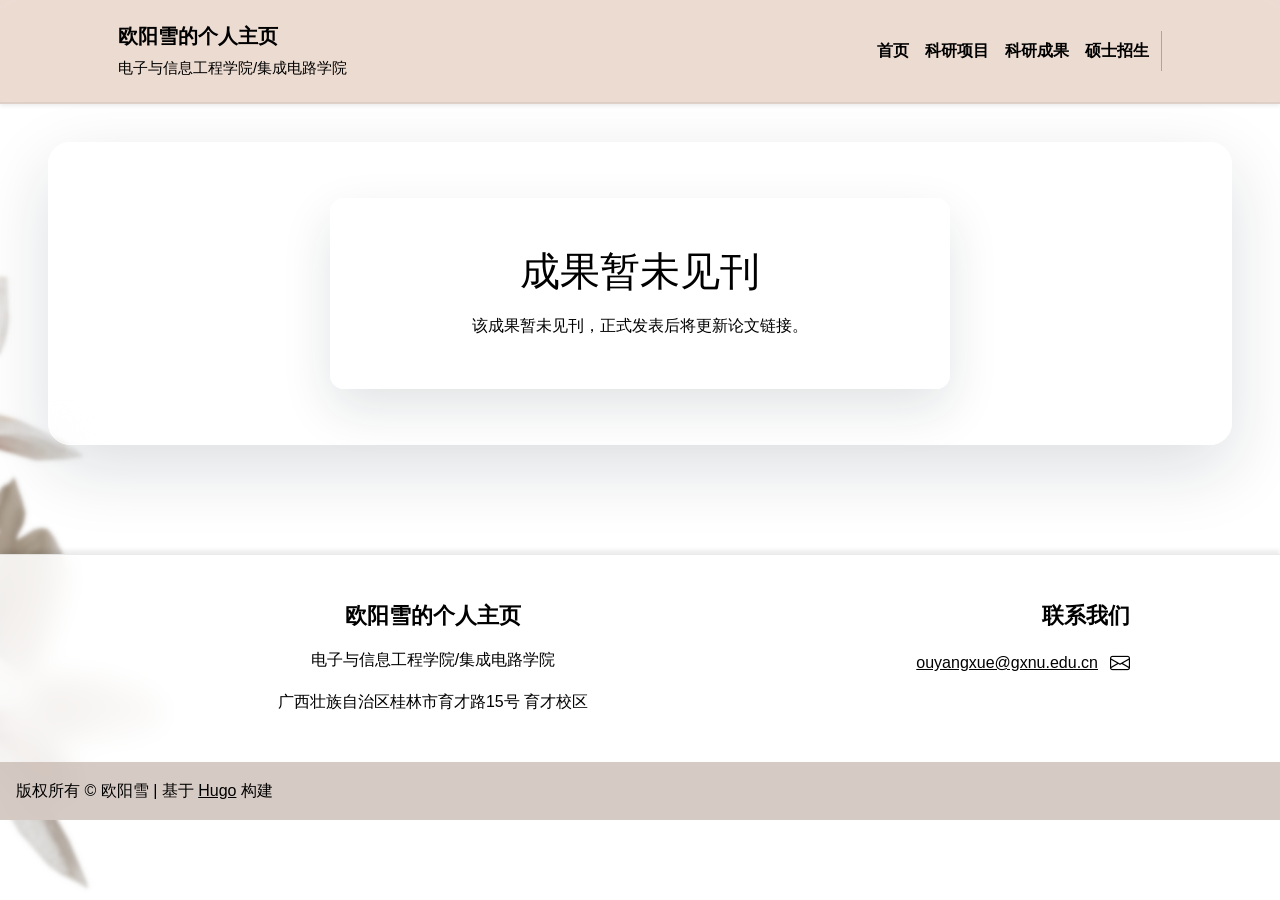
<file: unpublished/index.html>
<!doctype html>
<html><head>
  
    <title>
      成果暂未见刊 |
      欧阳雪的个人主页
      电子与信息工程学院/集成电路学院
    </title>
  
  <meta charset="utf-8" />
  <meta
    name="description"
    
      content="该成果暂未见刊"
    
  />

  <meta name="dc.relation" content="https://ouyangxuegxnu.github.io/" />
  <meta name="robots" content="index,follow" />

  <meta
    itemprop="name"
    content="成果暂未见刊 欧阳雪的个人主页 电子与信息工程学院/集成电路学院"
  />
  <meta
    itemprop="description"
    
      content="该成果暂未见刊"
    
  />

  
    <meta
      itemprop="image"
      content="https://ouyangxuegxnu.github.io/img/meta-image.webp"
    />
  

  <meta property="og:url" content="https://ouyangxuegxnu.github.io/unpublished/" />
  <meta property="og:type" content="website" />
  <meta
    property="og:title"
    content="成果暂未见刊 欧阳雪的个人主页 电子与信息工程学院/集成电路学院"
  />
  <meta
    property="og:description"
    
      content="该成果暂未见刊"
    
  />
  
    <meta
      property="og:image"
      content="https://ouyangxuegxnu.github.io/img/meta-image.webp"
    />
  

  <meta name="twitter:card" content="summary_large_image" />
  <meta
    name="twitter:title"
    content="成果暂未见刊 欧阳雪的个人主页 电子与信息工程学院/集成电路学院"
  />
  <meta
    name="twitter:description"
    
      content="该成果暂未见刊"
    
  />
  
    <meta
      name="twitter:image"
      content="https://ouyangxuegxnu.github.io/img/meta-image.webp"
    />
  

  <meta
    name="viewport"
    content="width=device-width, initial-scale=1, shrink-to-fit=no"
  />
  <meta name="theme-color" content="#1A94D2" />

  <link rel="stylesheet" href="/css/theme.css" media="screen" />
  <link rel="stylesheet" href="/css/custom.css" media="screen" />

  
  <link
    rel="shortcut icon"
    type="image/x-icon"
    href="/img/favicon.ico"
  />
  

  
</head>
<body
    class="background-image"
    
    style="background-image: url('/img/background.webp')"
    
  >
<header class="shadow-sm sticky-lg-top" style="z-index: 10000;">
  <nav class="navbar navbar-expand-lg navbar-light py-3">
    <div class="container px-5">
      <a class="navbar-brand" href="https://ouyangxuegxnu.github.io/"
        >
        <span class="fw-bolder"
          >欧阳雪的个人主页 <br />
          <span class="fw-light text-muted"
            >电子与信息工程学院/集成电路学院</span
          ></span
        >
      </a>
      <button
        class="navbar-toggler"
        type="button"
        data-bs-toggle="collapse"
        data-bs-target="#navbarSupportedContent"
        aria-controls="navbarSupportedContent"
        aria-expanded="false"
        aria-label="Toggle navigation"
      >
        <span class="navbar-toggler-icon"></span>
      </button>
      <div class="collapse navbar-collapse" id="navbarSupportedContent">
        <ul
          class="navbar-nav align-items-center ms-auto mb-2 mb-lg-0 fw-bolder"
        >
          <li class="nav-item">
            <a class="nav-link nav-menu text-nowrap" href="/">首页</a>
          </li>
          
          <li class="nav-item">
            <a class="nav-link nav-menu text-nowrap" href="/projects/">科研项目</a>
          </li>
          
          <li class="nav-item">
            <a class="nav-link nav-menu text-nowrap" href="/achievements/">科研成果</a>
          </li>
          
          <li class="nav-item">
            <a class="nav-link nav-menu text-nowrap" href="/recruitment/">硕士招生</a>
          </li>
          
          <li class="vr ms-1 d-none d-lg-block"></li>
          
        </ul>
      </div>
    </div>
  </nav>
  
</header>
<div id="content">
      <main class="p-3 p-lg-5 container">
        <div class="container content-panel">
<section class="py-5 py-xl-8">
  <div class="container">
    <div class="row justify-content-md-center">
      <div class="col-12 col-md-10 col-lg-8 col-xl-7">
        <div class="card unpublished-card text-center">
          <div class="card-body p-4 p-md-5">
            <h2 class="mb-3 display-6">成果暂未见刊</h2>
            <p class="mb-0 text-muted">该成果暂未见刊，正式发表后将更新论文链接。</p>
          </div>
        </div>
      </div>
    </div>
  </div>
</section>

        </div>
      </main>
    </div><footer class="footer site-footer">
  <section class="site-footer__main">
    <div class="container px-4 px-lg-5">
      <div class="site-footer__grid">
        <div class="site-footer__profile">
          <h3>欧阳雪的个人主页</h3>
          <p class="site-footer__subtitle">电子与信息工程学院/集成电路学院</p>
          
          <p class="site-footer__text">广西壮族自治区桂林市育才路15号 育才校区</p>
          
          
        </div>

        
        <div class="site-footer__contacts">
          <h3>联系我们</h3>
          
          <p>
            <a href="mailto:ouyangxue@gxnu.edu.cn">ouyangxue@gxnu.edu.cn</a>
            <i class="bi bi-envelope"></i>
          </p>
          
          
        </div>
        
      </div>
    </div>
  </section>

  <div class="copyright site-footer__copyright">
    <p class="my-1 fs-6 text-muted">版权所有 © 欧阳雪 | 基于 <a href="https://gohugo.io/">Hugo</a> 构建</p>
  </div>

  
  
  <script src="/js/bundle.min.js" defer></script>
</footer>
</body>
</html>
</file>
<file: css/theme.css>
﻿@font-face{font-family:josefinsans;src:url(../fonts/JosefinSans-VariableFont_wght.ttf)format("truetype")}@font-face{font-family:yesevaone;src:url(../fonts/YesevaOne-Regular.ttf)format("truetype")}@font-face{font-family:bootstrap-icons;src:url(../fonts/bootstrap-icons.woff)}/*!* Bootstrap Icons v1.11.3 (https://icons.getbootstrap.com/)
* Copyright 2019-2024 The Bootstrap Authors
* Licensed under MIT (https://github.com/twbs/icons/blob/main/LICENSE)*/@font-face{font-display:block;font-family:bootstrap-icons;src:url(./fonts/bootstrap-icons.woff2?24e3eb84d0bcaf83d77f904c78ac1f47)format("woff2"),url(./fonts/bootstrap-icons.woff?24e3eb84d0bcaf83d77f904c78ac1f47)format("woff")}.bi::before,[class^=bi-]::before,[class*=" bi-"]::before{display:inline-block;font-family:bootstrap-icons!important;font-style:normal;font-weight:400!important;font-variant:normal;text-transform:none;line-height:1;vertical-align:-.125em;-webkit-font-smoothing:antialiased;-moz-osx-font-smoothing:grayscale}.bi-123::before{content:""}.bi-alarm-fill::before{content:""}.bi-alarm::before{content:""}.bi-align-bottom::before{content:""}.bi-align-center::before{content:""}.bi-align-end::before{content:""}.bi-align-middle::before{content:""}.bi-align-start::before{content:""}.bi-align-top::before{content:""}.bi-alt::before{content:""}.bi-app-indicator::before{content:""}.bi-app::before{content:""}.bi-archive-fill::before{content:""}.bi-archive::before{content:""}.bi-arrow-90deg-down::before{content:""}.bi-arrow-90deg-left::before{content:""}.bi-arrow-90deg-right::before{content:""}.bi-arrow-90deg-up::before{content:""}.bi-arrow-bar-down::before{content:""}.bi-arrow-bar-left::before{content:""}.bi-arrow-bar-right::before{content:""}.bi-arrow-bar-up::before{content:""}.bi-arrow-clockwise::before{content:""}.bi-arrow-counterclockwise::before{content:""}.bi-arrow-down-circle-fill::before{content:""}.bi-arrow-down-circle::before{content:""}.bi-arrow-down-left-circle-fill::before{content:""}.bi-arrow-down-left-circle::before{content:""}.bi-arrow-down-left-square-fill::before{content:""}.bi-arrow-down-left-square::before{content:""}.bi-arrow-down-left::before{content:""}.bi-arrow-down-right-circle-fill::before{content:""}.bi-arrow-down-right-circle::before{content:""}.bi-arrow-down-right-square-fill::before{content:""}.bi-arrow-down-right-square::before{content:""}.bi-arrow-down-right::before{content:""}.bi-arrow-down-short::before{content:""}.bi-arrow-down-square-fill::before{content:""}.bi-arrow-down-square::before{content:""}.bi-arrow-down-up::before{content:""}.bi-arrow-down::before{content:""}.bi-arrow-left-circle-fill::before{content:""}.bi-arrow-left-circle::before{content:""}.bi-arrow-left-right::before{content:""}.bi-arrow-left-short::before{content:""}.bi-arrow-left-square-fill::before{content:""}.bi-arrow-left-square::before{content:""}.bi-arrow-left::before{content:""}.bi-arrow-repeat::before{content:""}.bi-arrow-return-left::before{content:""}.bi-arrow-return-right::before{content:""}.bi-arrow-right-circle-fill::before{content:""}.bi-arrow-right-circle::before{content:""}.bi-arrow-right-short::before{content:""}.bi-arrow-right-square-fill::before{content:""}.bi-arrow-right-square::before{content:""}.bi-arrow-right::before{content:""}.bi-arrow-up-circle-fill::before{content:""}.bi-arrow-up-circle::before{content:""}.bi-arrow-up-left-circle-fill::before{content:""}.bi-arrow-up-left-circle::before{content:""}.bi-arrow-up-left-square-fill::before{content:""}.bi-arrow-up-left-square::before{content:""}.bi-arrow-up-left::before{content:""}.bi-arrow-up-right-circle-fill::before{content:""}.bi-arrow-up-right-circle::before{content:""}.bi-arrow-up-right-square-fill::before{content:""}.bi-arrow-up-right-square::before{content:""}.bi-arrow-up-right::before{content:""}.bi-arrow-up-short::before{content:""}.bi-arrow-up-square-fill::before{content:""}.bi-arrow-up-square::before{content:""}.bi-arrow-up::before{content:""}.bi-arrows-angle-contract::before{content:""}.bi-arrows-angle-expand::before{content:""}.bi-arrows-collapse::before{content:""}.bi-arrows-expand::before{content:""}.bi-arrows-fullscreen::before{content:""}.bi-arrows-move::before{content:""}.bi-aspect-ratio-fill::before{content:""}.bi-aspect-ratio::before{content:""}.bi-asterisk::before{content:""}.bi-at::before{content:""}.bi-award-fill::before{content:""}.bi-award::before{content:""}.bi-back::before{content:""}.bi-backspace-fill::before{content:""}.bi-backspace-reverse-fill::before{content:""}.bi-backspace-reverse::before{content:""}.bi-backspace::before{content:""}.bi-badge-3d-fill::before{content:""}.bi-badge-3d::before{content:""}.bi-badge-4k-fill::before{content:""}.bi-badge-4k::before{content:""}.bi-badge-8k-fill::before{content:""}.bi-badge-8k::before{content:""}.bi-badge-ad-fill::before{content:""}.bi-badge-ad::before{content:""}.bi-badge-ar-fill::before{content:""}.bi-badge-ar::before{content:""}.bi-badge-cc-fill::before{content:""}.bi-badge-cc::before{content:""}.bi-badge-hd-fill::before{content:""}.bi-badge-hd::before{content:""}.bi-badge-tm-fill::before{content:""}.bi-badge-tm::before{content:""}.bi-badge-vo-fill::before{content:""}.bi-badge-vo::before{content:""}.bi-badge-vr-fill::before{content:""}.bi-badge-vr::before{content:""}.bi-badge-wc-fill::before{content:""}.bi-badge-wc::before{content:""}.bi-bag-check-fill::before{content:""}.bi-bag-check::before{content:""}.bi-bag-dash-fill::before{content:""}.bi-bag-dash::before{content:""}.bi-bag-fill::before{content:""}.bi-bag-plus-fill::before{content:""}.bi-bag-plus::before{content:""}.bi-bag-x-fill::before{content:""}.bi-bag-x::before{content:""}.bi-bag::before{content:""}.bi-bar-chart-fill::before{content:""}.bi-bar-chart-line-fill::before{content:""}.bi-bar-chart-line::before{content:""}.bi-bar-chart-steps::before{content:""}.bi-bar-chart::before{content:""}.bi-basket-fill::before{content:""}.bi-basket::before{content:""}.bi-basket2-fill::before{content:""}.bi-basket2::before{content:""}.bi-basket3-fill::before{content:""}.bi-basket3::before{content:""}.bi-battery-charging::before{content:""}.bi-battery-full::before{content:""}.bi-battery-half::before{content:""}.bi-battery::before{content:""}.bi-bell-fill::before{content:""}.bi-bell::before{content:""}.bi-bezier::before{content:""}.bi-bezier2::before{content:""}.bi-bicycle::before{content:""}.bi-binoculars-fill::before{content:""}.bi-binoculars::before{content:""}.bi-blockquote-left::before{content:""}.bi-blockquote-right::before{content:""}.bi-book-fill::before{content:""}.bi-book-half::before{content:""}.bi-book::before{content:""}.bi-bookmark-check-fill::before{content:""}.bi-bookmark-check::before{content:""}.bi-bookmark-dash-fill::before{content:""}.bi-bookmark-dash::before{content:""}.bi-bookmark-fill::before{content:""}.bi-bookmark-heart-fill::before{content:""}.bi-bookmark-heart::before{content:""}.bi-bookmark-plus-fill::before{content:""}.bi-bookmark-plus::before{content:""}.bi-bookmark-star-fill::before{content:""}.bi-bookmark-star::before{content:""}.bi-bookmark-x-fill::before{content:""}.bi-bookmark-x::before{content:""}.bi-bookmark::before{content:""}.bi-bookmarks-fill::before{content:""}.bi-bookmarks::before{content:""}.bi-bookshelf::before{content:""}.bi-bootstrap-fill::before{content:""}.bi-bootstrap-reboot::before{content:""}.bi-bootstrap::before{content:""}.bi-border-all::before{content:""}.bi-border-bottom::before{content:""}.bi-border-center::before{content:""}.bi-border-inner::before{content:""}.bi-border-left::before{content:""}.bi-border-middle::before{content:""}.bi-border-outer::before{content:""}.bi-border-right::before{content:""}.bi-border-style::before{content:""}.bi-border-top::before{content:""}.bi-border-width::before{content:""}.bi-border::before{content:""}.bi-bounding-box-circles::before{content:""}.bi-bounding-box::before{content:""}.bi-box-arrow-down-left::before{content:""}.bi-box-arrow-down-right::before{content:""}.bi-box-arrow-down::before{content:""}.bi-box-arrow-in-down-left::before{content:""}.bi-box-arrow-in-down-right::before{content:""}.bi-box-arrow-in-down::before{content:""}.bi-box-arrow-in-left::before{content:""}.bi-box-arrow-in-right::before{content:""}.bi-box-arrow-in-up-left::before{content:""}.bi-box-arrow-in-up-right::before{content:""}.bi-box-arrow-in-up::before{content:""}.bi-box-arrow-left::before{content:""}.bi-box-arrow-right::before{content:""}.bi-box-arrow-up-left::before{content:""}.bi-box-arrow-up-right::before{content:""}.bi-box-arrow-up::before{content:""}.bi-box-seam::before{content:""}.bi-box::before{content:""}.bi-braces::before{content:""}.bi-bricks::before{content:""}.bi-briefcase-fill::before{content:""}.bi-briefcase::before{content:""}.bi-brightness-alt-high-fill::before{content:""}.bi-brightness-alt-high::before{content:""}.bi-brightness-alt-low-fill::before{content:""}.bi-brightness-alt-low::before{content:""}.bi-brightness-high-fill::before{content:""}.bi-brightness-high::before{content:""}.bi-brightness-low-fill::before{content:""}.bi-brightness-low::before{content:""}.bi-broadcast-pin::before{content:""}.bi-broadcast::before{content:""}.bi-brush-fill::before{content:""}.bi-brush::before{content:""}.bi-bucket-fill::before{content:""}.bi-bucket::before{content:""}.bi-bug-fill::before{content:""}.bi-bug::before{content:""}.bi-building::before{content:""}.bi-bullseye::before{content:""}.bi-calculator-fill::before{content:""}.bi-calculator::before{content:""}.bi-calendar-check-fill::before{content:""}.bi-calendar-check::before{content:""}.bi-calendar-date-fill::before{content:""}.bi-calendar-date::before{content:""}.bi-calendar-day-fill::before{content:""}.bi-calendar-day::before{content:""}.bi-calendar-event-fill::before{content:""}.bi-calendar-event::before{content:""}.bi-calendar-fill::before{content:""}.bi-calendar-minus-fill::before{content:""}.bi-calendar-minus::before{content:""}.bi-calendar-month-fill::before{content:""}.bi-calendar-month::before{content:""}.bi-calendar-plus-fill::before{content:""}.bi-calendar-plus::before{content:""}.bi-calendar-range-fill::before{content:""}.bi-calendar-range::before{content:""}.bi-calendar-week-fill::before{content:""}.bi-calendar-week::before{content:""}.bi-calendar-x-fill::before{content:""}.bi-calendar-x::before{content:""}.bi-calendar::before{content:""}.bi-calendar2-check-fill::before{content:""}.bi-calendar2-check::before{content:""}.bi-calendar2-date-fill::before{content:""}.bi-calendar2-date::before{content:""}.bi-calendar2-day-fill::before{content:""}.bi-calendar2-day::before{content:""}.bi-calendar2-event-fill::before{content:""}.bi-calendar2-event::before{content:""}.bi-calendar2-fill::before{content:""}.bi-calendar2-minus-fill::before{content:""}.bi-calendar2-minus::before{content:""}.bi-calendar2-month-fill::before{content:""}.bi-calendar2-month::before{content:""}.bi-calendar2-plus-fill::before{content:""}.bi-calendar2-plus::before{content:""}.bi-calendar2-range-fill::before{content:""}.bi-calendar2-range::before{content:""}.bi-calendar2-week-fill::before{content:""}.bi-calendar2-week::before{content:""}.bi-calendar2-x-fill::before{content:""}.bi-calendar2-x::before{content:""}.bi-calendar2::before{content:""}.bi-calendar3-event-fill::before{content:""}.bi-calendar3-event::before{content:""}.bi-calendar3-fill::before{content:""}.bi-calendar3-range-fill::before{content:""}.bi-calendar3-range::before{content:""}.bi-calendar3-week-fill::before{content:""}.bi-calendar3-week::before{content:""}.bi-calendar3::before{content:""}.bi-calendar4-event::before{content:""}.bi-calendar4-range::before{content:""}.bi-calendar4-week::before{content:""}.bi-calendar4::before{content:""}.bi-camera-fill::before{content:""}.bi-camera-reels-fill::before{content:""}.bi-camera-reels::before{content:""}.bi-camera-video-fill::before{content:""}.bi-camera-video-off-fill::before{content:""}.bi-camera-video-off::before{content:""}.bi-camera-video::before{content:""}.bi-camera::before{content:""}.bi-camera2::before{content:""}.bi-capslock-fill::before{content:""}.bi-capslock::before{content:""}.bi-card-checklist::before{content:""}.bi-card-heading::before{content:""}.bi-card-image::before{content:""}.bi-card-list::before{content:""}.bi-card-text::before{content:""}.bi-caret-down-fill::before{content:""}.bi-caret-down-square-fill::before{content:""}.bi-caret-down-square::before{content:""}.bi-caret-down::before{content:""}.bi-caret-left-fill::before{content:""}.bi-caret-left-square-fill::before{content:""}.bi-caret-left-square::before{content:""}.bi-caret-left::before{content:""}.bi-caret-right-fill::before{content:""}.bi-caret-right-square-fill::before{content:""}.bi-caret-right-square::before{content:""}.bi-caret-right::before{content:""}.bi-caret-up-fill::before{content:""}.bi-caret-up-square-fill::before{content:""}.bi-caret-up-square::before{content:""}.bi-caret-up::before{content:""}.bi-cart-check-fill::before{content:""}.bi-cart-check::before{content:""}.bi-cart-dash-fill::before{content:""}.bi-cart-dash::before{content:""}.bi-cart-fill::before{content:""}.bi-cart-plus-fill::before{content:""}.bi-cart-plus::before{content:""}.bi-cart-x-fill::before{content:""}.bi-cart-x::before{content:""}.bi-cart::before{content:""}.bi-cart2::before{content:""}.bi-cart3::before{content:""}.bi-cart4::before{content:""}.bi-cash-stack::before{content:""}.bi-cash::before{content:""}.bi-cast::before{content:""}.bi-chat-dots-fill::before{content:""}.bi-chat-dots::before{content:""}.bi-chat-fill::before{content:""}.bi-chat-left-dots-fill::before{content:""}.bi-chat-left-dots::before{content:""}.bi-chat-left-fill::before{content:""}.bi-chat-left-quote-fill::before{content:""}.bi-chat-left-quote::before{content:""}.bi-chat-left-text-fill::before{content:""}.bi-chat-left-text::before{content:""}.bi-chat-left::before{content:""}.bi-chat-quote-fill::before{content:""}.bi-chat-quote::before{content:""}.bi-chat-right-dots-fill::before{content:""}.bi-chat-right-dots::before{content:""}.bi-chat-right-fill::before{content:""}.bi-chat-right-quote-fill::before{content:""}.bi-chat-right-quote::before{content:""}.bi-chat-right-text-fill::before{content:""}.bi-chat-right-text::before{content:""}.bi-chat-right::before{content:""}.bi-chat-square-dots-fill::before{content:""}.bi-chat-square-dots::before{content:""}.bi-chat-square-fill::before{content:""}.bi-chat-square-quote-fill::before{content:""}.bi-chat-square-quote::before{content:""}.bi-chat-square-text-fill::before{content:""}.bi-chat-square-text::before{content:""}.bi-chat-square::before{content:""}.bi-chat-text-fill::before{content:""}.bi-chat-text::before{content:""}.bi-chat::before{content:""}.bi-check-all::before{content:""}.bi-check-circle-fill::before{content:""}.bi-check-circle::before{content:""}.bi-check-square-fill::before{content:""}.bi-check-square::before{content:""}.bi-check::before{content:""}.bi-check2-all::before{content:""}.bi-check2-circle::before{content:""}.bi-check2-square::before{content:""}.bi-check2::before{content:""}.bi-chevron-bar-contract::before{content:""}.bi-chevron-bar-down::before{content:""}.bi-chevron-bar-expand::before{content:""}.bi-chevron-bar-left::before{content:""}.bi-chevron-bar-right::before{content:""}.bi-chevron-bar-up::before{content:""}.bi-chevron-compact-down::before{content:""}.bi-chevron-compact-left::before{content:""}.bi-chevron-compact-right::before{content:""}.bi-chevron-compact-up::before{content:""}.bi-chevron-contract::before{content:""}.bi-chevron-double-down::before{content:""}.bi-chevron-double-left::before{content:""}.bi-chevron-double-right::before{content:""}.bi-chevron-double-up::before{content:""}.bi-chevron-down::before{content:""}.bi-chevron-expand::before{content:""}.bi-chevron-left::before{content:""}.bi-chevron-right::before{content:""}.bi-chevron-up::before{content:""}.bi-circle-fill::before{content:""}.bi-circle-half::before{content:""}.bi-circle-square::before{content:""}.bi-circle::before{content:""}.bi-clipboard-check::before{content:""}.bi-clipboard-data::before{content:""}.bi-clipboard-minus::before{content:""}.bi-clipboard-plus::before{content:""}.bi-clipboard-x::before{content:""}.bi-clipboard::before{content:""}.bi-clock-fill::before{content:""}.bi-clock-history::before{content:""}.bi-clock::before{content:""}.bi-cloud-arrow-down-fill::before{content:""}.bi-cloud-arrow-down::before{content:""}.bi-cloud-arrow-up-fill::before{content:""}.bi-cloud-arrow-up::before{content:""}.bi-cloud-check-fill::before{content:""}.bi-cloud-check::before{content:""}.bi-cloud-download-fill::before{content:""}.bi-cloud-download::before{content:""}.bi-cloud-drizzle-fill::before{content:""}.bi-cloud-drizzle::before{content:""}.bi-cloud-fill::before{content:""}.bi-cloud-fog-fill::before{content:""}.bi-cloud-fog::before{content:""}.bi-cloud-fog2-fill::before{content:""}.bi-cloud-fog2::before{content:""}.bi-cloud-hail-fill::before{content:""}.bi-cloud-hail::before{content:""}.bi-cloud-haze-fill::before{content:""}.bi-cloud-haze::before{content:""}.bi-cloud-haze2-fill::before{content:""}.bi-cloud-lightning-fill::before{content:""}.bi-cloud-lightning-rain-fill::before{content:""}.bi-cloud-lightning-rain::before{content:""}.bi-cloud-lightning::before{content:""}.bi-cloud-minus-fill::before{content:""}.bi-cloud-minus::before{content:""}.bi-cloud-moon-fill::before{content:""}.bi-cloud-moon::before{content:""}.bi-cloud-plus-fill::before{content:""}.bi-cloud-plus::before{content:""}.bi-cloud-rain-fill::before{content:""}.bi-cloud-rain-heavy-fill::before{content:""}.bi-cloud-rain-heavy::before{content:""}.bi-cloud-rain::before{content:""}.bi-cloud-slash-fill::before{content:""}.bi-cloud-slash::before{content:""}.bi-cloud-sleet-fill::before{content:""}.bi-cloud-sleet::before{content:""}.bi-cloud-snow-fill::before{content:""}.bi-cloud-snow::before{content:""}.bi-cloud-sun-fill::before{content:""}.bi-cloud-sun::before{content:""}.bi-cloud-upload-fill::before{content:""}.bi-cloud-upload::before{content:""}.bi-cloud::before{content:""}.bi-clouds-fill::before{content:""}.bi-clouds::before{content:""}.bi-cloudy-fill::before{content:""}.bi-cloudy::before{content:""}.bi-code-slash::before{content:""}.bi-code-square::before{content:""}.bi-code::before{content:""}.bi-collection-fill::before{content:""}.bi-collection-play-fill::before{content:""}.bi-collection-play::before{content:""}.bi-collection::before{content:""}.bi-columns-gap::before{content:""}.bi-columns::before{content:""}.bi-command::before{content:""}.bi-compass-fill::before{content:""}.bi-compass::before{content:""}.bi-cone-striped::before{content:""}.bi-cone::before{content:""}.bi-controller::before{content:""}.bi-cpu-fill::before{content:""}.bi-cpu::before{content:""}.bi-credit-card-2-back-fill::before{content:""}.bi-credit-card-2-back::before{content:""}.bi-credit-card-2-front-fill::before{content:""}.bi-credit-card-2-front::before{content:""}.bi-credit-card-fill::before{content:""}.bi-credit-card::before{content:""}.bi-crop::before{content:""}.bi-cup-fill::before{content:""}.bi-cup-straw::before{content:""}.bi-cup::before{content:""}.bi-cursor-fill::before{content:""}.bi-cursor-text::before{content:""}.bi-cursor::before{content:""}.bi-dash-circle-dotted::before{content:""}.bi-dash-circle-fill::before{content:""}.bi-dash-circle::before{content:""}.bi-dash-square-dotted::before{content:""}.bi-dash-square-fill::before{content:""}.bi-dash-square::before{content:""}.bi-dash::before{content:""}.bi-diagram-2-fill::before{content:""}.bi-diagram-2::before{content:""}.bi-diagram-3-fill::before{content:""}.bi-diagram-3::before{content:""}.bi-diamond-fill::before{content:""}.bi-diamond-half::before{content:""}.bi-diamond::before{content:""}.bi-dice-1-fill::before{content:""}.bi-dice-1::before{content:""}.bi-dice-2-fill::before{content:""}.bi-dice-2::before{content:""}.bi-dice-3-fill::before{content:""}.bi-dice-3::before{content:""}.bi-dice-4-fill::before{content:""}.bi-dice-4::before{content:""}.bi-dice-5-fill::before{content:""}.bi-dice-5::before{content:""}.bi-dice-6-fill::before{content:""}.bi-dice-6::before{content:""}.bi-disc-fill::before{content:""}.bi-disc::before{content:""}.bi-discord::before{content:""}.bi-display-fill::before{content:""}.bi-display::before{content:""}.bi-distribute-horizontal::before{content:""}.bi-distribute-vertical::before{content:""}.bi-door-closed-fill::before{content:""}.bi-door-closed::before{content:""}.bi-door-open-fill::before{content:""}.bi-door-open::before{content:""}.bi-dot::before{content:""}.bi-download::before{content:""}.bi-droplet-fill::before{content:""}.bi-droplet-half::before{content:""}.bi-droplet::before{content:""}.bi-earbuds::before{content:""}.bi-easel-fill::before{content:""}.bi-easel::before{content:""}.bi-egg-fill::before{content:""}.bi-egg-fried::before{content:""}.bi-egg::before{content:""}.bi-eject-fill::before{content:""}.bi-eject::before{content:""}.bi-emoji-angry-fill::before{content:""}.bi-emoji-angry::before{content:""}.bi-emoji-dizzy-fill::before{content:""}.bi-emoji-dizzy::before{content:""}.bi-emoji-expressionless-fill::before{content:""}.bi-emoji-expressionless::before{content:""}.bi-emoji-frown-fill::before{content:""}.bi-emoji-frown::before{content:""}.bi-emoji-heart-eyes-fill::before{content:""}.bi-emoji-heart-eyes::before{content:""}.bi-emoji-laughing-fill::before{content:""}.bi-emoji-laughing::before{content:""}.bi-emoji-neutral-fill::before{content:""}.bi-emoji-neutral::before{content:""}.bi-emoji-smile-fill::before{content:""}.bi-emoji-smile-upside-down-fill::before{content:""}.bi-emoji-smile-upside-down::before{content:""}.bi-emoji-smile::before{content:""}.bi-emoji-sunglasses-fill::before{content:""}.bi-emoji-sunglasses::before{content:""}.bi-emoji-wink-fill::before{content:""}.bi-emoji-wink::before{content:""}.bi-envelope-fill::before{content:""}.bi-envelope-open-fill::before{content:""}.bi-envelope-open::before{content:""}.bi-envelope::before{content:""}.bi-eraser-fill::before{content:""}.bi-eraser::before{content:""}.bi-exclamation-circle-fill::before{content:""}.bi-exclamation-circle::before{content:""}.bi-exclamation-diamond-fill::before{content:""}.bi-exclamation-diamond::before{content:""}.bi-exclamation-octagon-fill::before{content:""}.bi-exclamation-octagon::before{content:""}.bi-exclamation-square-fill::before{content:""}.bi-exclamation-square::before{content:""}.bi-exclamation-triangle-fill::before{content:""}.bi-exclamation-triangle::before{content:""}.bi-exclamation::before{content:""}.bi-exclude::before{content:""}.bi-eye-fill::before{content:""}.bi-eye-slash-fill::before{content:""}.bi-eye-slash::before{content:""}.bi-eye::before{content:""}.bi-eyedropper::before{content:""}.bi-eyeglasses::before{content:""}.bi-facebook::before{content:""}.bi-file-arrow-down-fill::before{content:""}.bi-file-arrow-down::before{content:""}.bi-file-arrow-up-fill::before{content:""}.bi-file-arrow-up::before{content:""}.bi-file-bar-graph-fill::before{content:""}.bi-file-bar-graph::before{content:""}.bi-file-binary-fill::before{content:""}.bi-file-binary::before{content:""}.bi-file-break-fill::before{content:""}.bi-file-break::before{content:""}.bi-file-check-fill::before{content:""}.bi-file-check::before{content:""}.bi-file-code-fill::before{content:""}.bi-file-code::before{content:""}.bi-file-diff-fill::before{content:""}.bi-file-diff::before{content:""}.bi-file-earmark-arrow-down-fill::before{content:""}.bi-file-earmark-arrow-down::before{content:""}.bi-file-earmark-arrow-up-fill::before{content:""}.bi-file-earmark-arrow-up::before{content:""}.bi-file-earmark-bar-graph-fill::before{content:""}.bi-file-earmark-bar-graph::before{content:""}.bi-file-earmark-binary-fill::before{content:""}.bi-file-earmark-binary::before{content:""}.bi-file-earmark-break-fill::before{content:""}.bi-file-earmark-break::before{content:""}.bi-file-earmark-check-fill::before{content:""}.bi-file-earmark-check::before{content:""}.bi-file-earmark-code-fill::before{content:""}.bi-file-earmark-code::before{content:""}.bi-file-earmark-diff-fill::before{content:""}.bi-file-earmark-diff::before{content:""}.bi-file-earmark-easel-fill::before{content:""}.bi-file-earmark-easel::before{content:""}.bi-file-earmark-excel-fill::before{content:""}.bi-file-earmark-excel::before{content:""}.bi-file-earmark-fill::before{content:""}.bi-file-earmark-font-fill::before{content:""}.bi-file-earmark-font::before{content:""}.bi-file-earmark-image-fill::before{content:""}.bi-file-earmark-image::before{content:""}.bi-file-earmark-lock-fill::before{content:""}.bi-file-earmark-lock::before{content:""}.bi-file-earmark-lock2-fill::before{content:""}.bi-file-earmark-lock2::before{content:""}.bi-file-earmark-medical-fill::before{content:""}.bi-file-earmark-medical::before{content:""}.bi-file-earmark-minus-fill::before{content:""}.bi-file-earmark-minus::before{content:""}.bi-file-earmark-music-fill::before{content:""}.bi-file-earmark-music::before{content:""}.bi-file-earmark-person-fill::before{content:""}.bi-file-earmark-person::before{content:""}.bi-file-earmark-play-fill::before{content:""}.bi-file-earmark-play::before{content:""}.bi-file-earmark-plus-fill::before{content:""}.bi-file-earmark-plus::before{content:""}.bi-file-earmark-post-fill::before{content:""}.bi-file-earmark-post::before{content:""}.bi-file-earmark-ppt-fill::before{content:""}.bi-file-earmark-ppt::before{content:""}.bi-file-earmark-richtext-fill::before{content:""}.bi-file-earmark-richtext::before{content:""}.bi-file-earmark-ruled-fill::before{content:""}.bi-file-earmark-ruled::before{content:""}.bi-file-earmark-slides-fill::before{content:""}.bi-file-earmark-slides::before{content:""}.bi-file-earmark-spreadsheet-fill::before{content:""}.bi-file-earmark-spreadsheet::before{content:""}.bi-file-earmark-text-fill::before{content:""}.bi-file-earmark-text::before{content:""}.bi-file-earmark-word-fill::before{content:""}.bi-file-earmark-word::before{content:""}.bi-file-earmark-x-fill::before{content:""}.bi-file-earmark-x::before{content:""}.bi-file-earmark-zip-fill::before{content:""}.bi-file-earmark-zip::before{content:""}.bi-file-earmark::before{content:""}.bi-file-easel-fill::before{content:""}.bi-file-easel::before{content:""}.bi-file-excel-fill::before{content:""}.bi-file-excel::before{content:""}.bi-file-fill::before{content:""}.bi-file-font-fill::before{content:""}.bi-file-font::before{content:""}.bi-file-image-fill::before{content:""}.bi-file-image::before{content:""}.bi-file-lock-fill::before{content:""}.bi-file-lock::before{content:""}.bi-file-lock2-fill::before{content:""}.bi-file-lock2::before{content:""}.bi-file-medical-fill::before{content:""}.bi-file-medical::before{content:""}.bi-file-minus-fill::before{content:""}.bi-file-minus::before{content:""}.bi-file-music-fill::before{content:""}.bi-file-music::before{content:""}.bi-file-person-fill::before{content:""}.bi-file-person::before{content:""}.bi-file-play-fill::before{content:""}.bi-file-play::before{content:""}.bi-file-plus-fill::before{content:""}.bi-file-plus::before{content:""}.bi-file-post-fill::before{content:""}.bi-file-post::before{content:""}.bi-file-ppt-fill::before{content:""}.bi-file-ppt::before{content:""}.bi-file-richtext-fill::before{content:""}.bi-file-richtext::before{content:""}.bi-file-ruled-fill::before{content:""}.bi-file-ruled::before{content:""}.bi-file-slides-fill::before{content:""}.bi-file-slides::before{content:""}.bi-file-spreadsheet-fill::before{content:""}.bi-file-spreadsheet::before{content:""}.bi-file-text-fill::before{content:""}.bi-file-text::before{content:""}.bi-file-word-fill::before{content:""}.bi-file-word::before{content:""}.bi-file-x-fill::before{content:""}.bi-file-x::before{content:""}.bi-file-zip-fill::before{content:""}.bi-file-zip::before{content:""}.bi-file::before{content:""}.bi-files-alt::before{content:""}.bi-files::before{content:""}.bi-film::before{content:""}.bi-filter-circle-fill::before{content:""}.bi-filter-circle::before{content:""}.bi-filter-left::before{content:""}.bi-filter-right::before{content:""}.bi-filter-square-fill::before{content:""}.bi-filter-square::before{content:""}.bi-filter::before{content:""}.bi-flag-fill::before{content:""}.bi-flag::before{content:""}.bi-flower1::before{content:""}.bi-flower2::before{content:""}.bi-flower3::before{content:""}.bi-folder-check::before{content:""}.bi-folder-fill::before{content:""}.bi-folder-minus::before{content:""}.bi-folder-plus::before{content:""}.bi-folder-symlink-fill::before{content:""}.bi-folder-symlink::before{content:""}.bi-folder-x::before{content:""}.bi-folder::before{content:""}.bi-folder2-open::before{content:""}.bi-folder2::before{content:""}.bi-fonts::before{content:""}.bi-forward-fill::before{content:""}.bi-forward::before{content:""}.bi-front::before{content:""}.bi-fullscreen-exit::before{content:""}.bi-fullscreen::before{content:""}.bi-funnel-fill::before{content:""}.bi-funnel::before{content:""}.bi-gear-fill::before{content:""}.bi-gear-wide-connected::before{content:""}.bi-gear-wide::before{content:""}.bi-gear::before{content:""}.bi-gem::before{content:""}.bi-geo-alt-fill::before{content:""}.bi-geo-alt::before{content:""}.bi-geo-fill::before{content:""}.bi-geo::before{content:""}.bi-gift-fill::before{content:""}.bi-gift::before{content:""}.bi-github::before{content:""}.bi-globe::before{content:""}.bi-globe2::before{content:""}.bi-google::before{content:""}.bi-graph-down::before{content:""}.bi-graph-up::before{content:""}.bi-grid-1x2-fill::before{content:""}.bi-grid-1x2::before{content:""}.bi-grid-3x2-gap-fill::before{content:""}.bi-grid-3x2-gap::before{content:""}.bi-grid-3x2::before{content:""}.bi-grid-3x3-gap-fill::before{content:""}.bi-grid-3x3-gap::before{content:""}.bi-grid-3x3::before{content:""}.bi-grid-fill::before{content:""}.bi-grid::before{content:""}.bi-grip-horizontal::before{content:""}.bi-grip-vertical::before{content:""}.bi-hammer::before{content:""}.bi-hand-index-fill::before{content:""}.bi-hand-index-thumb-fill::before{content:""}.bi-hand-index-thumb::before{content:""}.bi-hand-index::before{content:""}.bi-hand-thumbs-down-fill::before{content:""}.bi-hand-thumbs-down::before{content:""}.bi-hand-thumbs-up-fill::before{content:""}.bi-hand-thumbs-up::before{content:""}.bi-handbag-fill::before{content:""}.bi-handbag::before{content:""}.bi-hash::before{content:""}.bi-hdd-fill::before{content:""}.bi-hdd-network-fill::before{content:""}.bi-hdd-network::before{content:""}.bi-hdd-rack-fill::before{content:""}.bi-hdd-rack::before{content:""}.bi-hdd-stack-fill::before{content:""}.bi-hdd-stack::before{content:""}.bi-hdd::before{content:""}.bi-headphones::before{content:""}.bi-headset::before{content:""}.bi-heart-fill::before{content:""}.bi-heart-half::before{content:""}.bi-heart::before{content:""}.bi-heptagon-fill::before{content:""}.bi-heptagon-half::before{content:""}.bi-heptagon::before{content:""}.bi-hexagon-fill::before{content:""}.bi-hexagon-half::before{content:""}.bi-hexagon::before{content:""}.bi-hourglass-bottom::before{content:""}.bi-hourglass-split::before{content:""}.bi-hourglass-top::before{content:""}.bi-hourglass::before{content:""}.bi-house-door-fill::before{content:""}.bi-house-door::before{content:""}.bi-house-fill::before{content:""}.bi-house::before{content:""}.bi-hr::before{content:""}.bi-hurricane::before{content:""}.bi-image-alt::before{content:""}.bi-image-fill::before{content:""}.bi-image::before{content:""}.bi-images::before{content:""}.bi-inbox-fill::before{content:""}.bi-inbox::before{content:""}.bi-inboxes-fill::before{content:""}.bi-inboxes::before{content:""}.bi-info-circle-fill::before{content:""}.bi-info-circle::before{content:""}.bi-info-square-fill::before{content:""}.bi-info-square::before{content:""}.bi-info::before{content:""}.bi-input-cursor-text::before{content:""}.bi-input-cursor::before{content:""}.bi-instagram::before{content:""}.bi-intersect::before{content:""}.bi-journal-album::before{content:""}.bi-journal-arrow-down::before{content:""}.bi-journal-arrow-up::before{content:""}.bi-journal-bookmark-fill::before{content:""}.bi-journal-bookmark::before{content:""}.bi-journal-check::before{content:""}.bi-journal-code::before{content:""}.bi-journal-medical::before{content:""}.bi-journal-minus::before{content:""}.bi-journal-plus::before{content:""}.bi-journal-richtext::before{content:""}.bi-journal-text::before{content:""}.bi-journal-x::before{content:""}.bi-journal::before{content:""}.bi-journals::before{content:""}.bi-joystick::before{content:""}.bi-justify-left::before{content:""}.bi-justify-right::before{content:""}.bi-justify::before{content:""}.bi-kanban-fill::before{content:""}.bi-kanban::before{content:""}.bi-key-fill::before{content:""}.bi-key::before{content:""}.bi-keyboard-fill::before{content:""}.bi-keyboard::before{content:""}.bi-ladder::before{content:""}.bi-lamp-fill::before{content:""}.bi-lamp::before{content:""}.bi-laptop-fill::before{content:""}.bi-laptop::before{content:""}.bi-layer-backward::before{content:""}.bi-layer-forward::before{content:""}.bi-layers-fill::before{content:""}.bi-layers-half::before{content:""}.bi-layers::before{content:""}.bi-layout-sidebar-inset-reverse::before{content:""}.bi-layout-sidebar-inset::before{content:""}.bi-layout-sidebar-reverse::before{content:""}.bi-layout-sidebar::before{content:""}.bi-layout-split::before{content:""}.bi-layout-text-sidebar-reverse::before{content:""}.bi-layout-text-sidebar::before{content:""}.bi-layout-text-window-reverse::before{content:""}.bi-layout-text-window::before{content:""}.bi-layout-three-columns::before{content:""}.bi-layout-wtf::before{content:""}.bi-life-preserver::before{content:""}.bi-lightbulb-fill::before{content:""}.bi-lightbulb-off-fill::before{content:""}.bi-lightbulb-off::before{content:""}.bi-lightbulb::before{content:""}.bi-lightning-charge-fill::before{content:""}.bi-lightning-charge::before{content:""}.bi-lightning-fill::before{content:""}.bi-lightning::before{content:""}.bi-link-45deg::before{content:""}.bi-link::before{content:""}.bi-linkedin::before{content:""}.bi-list-check::before{content:""}.bi-list-nested::before{content:""}.bi-list-ol::before{content:""}.bi-list-stars::before{content:""}.bi-list-task::before{content:""}.bi-list-ul::before{content:""}.bi-list::before{content:""}.bi-lock-fill::before{content:""}.bi-lock::before{content:""}.bi-mailbox::before{content:""}.bi-mailbox2::before{content:""}.bi-map-fill::before{content:""}.bi-map::before{content:""}.bi-markdown-fill::before{content:""}.bi-markdown::before{content:""}.bi-mask::before{content:""}.bi-megaphone-fill::before{content:""}.bi-megaphone::before{content:""}.bi-menu-app-fill::before{content:""}.bi-menu-app::before{content:""}.bi-menu-button-fill::before{content:""}.bi-menu-button-wide-fill::before{content:""}.bi-menu-button-wide::before{content:""}.bi-menu-button::before{content:""}.bi-menu-down::before{content:""}.bi-menu-up::before{content:""}.bi-mic-fill::before{content:""}.bi-mic-mute-fill::before{content:""}.bi-mic-mute::before{content:""}.bi-mic::before{content:""}.bi-minecart-loaded::before{content:""}.bi-minecart::before{content:""}.bi-moisture::before{content:""}.bi-moon-fill::before{content:""}.bi-moon-stars-fill::before{content:""}.bi-moon-stars::before{content:""}.bi-moon::before{content:""}.bi-mouse-fill::before{content:""}.bi-mouse::before{content:""}.bi-mouse2-fill::before{content:""}.bi-mouse2::before{content:""}.bi-mouse3-fill::before{content:""}.bi-mouse3::before{content:""}.bi-music-note-beamed::before{content:""}.bi-music-note-list::before{content:""}.bi-music-note::before{content:""}.bi-music-player-fill::before{content:""}.bi-music-player::before{content:""}.bi-newspaper::before{content:""}.bi-node-minus-fill::before{content:""}.bi-node-minus::before{content:""}.bi-node-plus-fill::before{content:""}.bi-node-plus::before{content:""}.bi-nut-fill::before{content:""}.bi-nut::before{content:""}.bi-octagon-fill::before{content:""}.bi-octagon-half::before{content:""}.bi-octagon::before{content:""}.bi-option::before{content:""}.bi-outlet::before{content:""}.bi-paint-bucket::before{content:""}.bi-palette-fill::before{content:""}.bi-palette::before{content:""}.bi-palette2::before{content:""}.bi-paperclip::before{content:""}.bi-paragraph::before{content:""}.bi-patch-check-fill::before{content:""}.bi-patch-check::before{content:""}.bi-patch-exclamation-fill::before{content:""}.bi-patch-exclamation::before{content:""}.bi-patch-minus-fill::before{content:""}.bi-patch-minus::before{content:""}.bi-patch-plus-fill::before{content:""}.bi-patch-plus::before{content:""}.bi-patch-question-fill::before{content:""}.bi-patch-question::before{content:""}.bi-pause-btn-fill::before{content:""}.bi-pause-btn::before{content:""}.bi-pause-circle-fill::before{content:""}.bi-pause-circle::before{content:""}.bi-pause-fill::before{content:""}.bi-pause::before{content:""}.bi-peace-fill::before{content:""}.bi-peace::before{content:""}.bi-pen-fill::before{content:""}.bi-pen::before{content:""}.bi-pencil-fill::before{content:""}.bi-pencil-square::before{content:""}.bi-pencil::before{content:""}.bi-pentagon-fill::before{content:""}.bi-pentagon-half::before{content:""}.bi-pentagon::before{content:""}.bi-people-fill::before{content:""}.bi-people::before{content:""}.bi-percent::before{content:""}.bi-person-badge-fill::before{content:""}.bi-person-badge::before{content:""}.bi-person-bounding-box::before{content:""}.bi-person-check-fill::before{content:""}.bi-person-check::before{content:""}.bi-person-circle::before{content:""}.bi-person-dash-fill::before{content:""}.bi-person-dash::before{content:""}.bi-person-fill::before{content:""}.bi-person-lines-fill::before{content:""}.bi-person-plus-fill::before{content:""}.bi-person-plus::before{content:""}.bi-person-square::before{content:""}.bi-person-x-fill::before{content:""}.bi-person-x::before{content:""}.bi-person::before{content:""}.bi-phone-fill::before{content:""}.bi-phone-landscape-fill::before{content:""}.bi-phone-landscape::before{content:""}.bi-phone-vibrate-fill::before{content:""}.bi-phone-vibrate::before{content:""}.bi-phone::before{content:""}.bi-pie-chart-fill::before{content:""}.bi-pie-chart::before{content:""}.bi-pin-angle-fill::before{content:""}.bi-pin-angle::before{content:""}.bi-pin-fill::before{content:""}.bi-pin::before{content:""}.bi-pip-fill::before{content:""}.bi-pip::before{content:""}.bi-play-btn-fill::before{content:""}.bi-play-btn::before{content:""}.bi-play-circle-fill::before{content:""}.bi-play-circle::before{content:""}.bi-play-fill::before{content:""}.bi-play::before{content:""}.bi-plug-fill::before{content:""}.bi-plug::before{content:""}.bi-plus-circle-dotted::before{content:""}.bi-plus-circle-fill::before{content:""}.bi-plus-circle::before{content:""}.bi-plus-square-dotted::before{content:""}.bi-plus-square-fill::before{content:""}.bi-plus-square::before{content:""}.bi-plus::before{content:""}.bi-power::before{content:""}.bi-printer-fill::before{content:""}.bi-printer::before{content:""}.bi-puzzle-fill::before{content:""}.bi-puzzle::before{content:""}.bi-question-circle-fill::before{content:""}.bi-question-circle::before{content:""}.bi-question-diamond-fill::before{content:""}.bi-question-diamond::before{content:""}.bi-question-octagon-fill::before{content:""}.bi-question-octagon::before{content:""}.bi-question-square-fill::before{content:""}.bi-question-square::before{content:""}.bi-question::before{content:""}.bi-rainbow::before{content:""}.bi-receipt-cutoff::before{content:""}.bi-receipt::before{content:""}.bi-reception-0::before{content:""}.bi-reception-1::before{content:""}.bi-reception-2::before{content:""}.bi-reception-3::before{content:""}.bi-reception-4::before{content:""}.bi-record-btn-fill::before{content:""}.bi-record-btn::before{content:""}.bi-record-circle-fill::before{content:""}.bi-record-circle::before{content:""}.bi-record-fill::before{content:""}.bi-record::before{content:""}.bi-record2-fill::before{content:""}.bi-record2::before{content:""}.bi-reply-all-fill::before{content:""}.bi-reply-all::before{content:""}.bi-reply-fill::before{content:""}.bi-reply::before{content:""}.bi-rss-fill::before{content:""}.bi-rss::before{content:""}.bi-rulers::before{content:""}.bi-save-fill::before{content:""}.bi-save::before{content:""}.bi-save2-fill::before{content:""}.bi-save2::before{content:""}.bi-scissors::before{content:""}.bi-screwdriver::before{content:""}.bi-search::before{content:""}.bi-segmented-nav::before{content:""}.bi-server::before{content:""}.bi-share-fill::before{content:""}.bi-share::before{content:""}.bi-shield-check::before{content:""}.bi-shield-exclamation::before{content:""}.bi-shield-fill-check::before{content:""}.bi-shield-fill-exclamation::before{content:""}.bi-shield-fill-minus::before{content:""}.bi-shield-fill-plus::before{content:""}.bi-shield-fill-x::before{content:""}.bi-shield-fill::before{content:""}.bi-shield-lock-fill::before{content:""}.bi-shield-lock::before{content:""}.bi-shield-minus::before{content:""}.bi-shield-plus::before{content:""}.bi-shield-shaded::before{content:""}.bi-shield-slash-fill::before{content:""}.bi-shield-slash::before{content:""}.bi-shield-x::before{content:""}.bi-shield::before{content:""}.bi-shift-fill::before{content:""}.bi-shift::before{content:""}.bi-shop-window::before{content:""}.bi-shop::before{content:""}.bi-shuffle::before{content:""}.bi-signpost-2-fill::before{content:""}.bi-signpost-2::before{content:""}.bi-signpost-fill::before{content:""}.bi-signpost-split-fill::before{content:""}.bi-signpost-split::before{content:""}.bi-signpost::before{content:""}.bi-sim-fill::before{content:""}.bi-sim::before{content:""}.bi-skip-backward-btn-fill::before{content:""}.bi-skip-backward-btn::before{content:""}.bi-skip-backward-circle-fill::before{content:""}.bi-skip-backward-circle::before{content:""}.bi-skip-backward-fill::before{content:""}.bi-skip-backward::before{content:""}.bi-skip-end-btn-fill::before{content:""}.bi-skip-end-btn::before{content:""}.bi-skip-end-circle-fill::before{content:""}.bi-skip-end-circle::before{content:""}.bi-skip-end-fill::before{content:""}.bi-skip-end::before{content:""}.bi-skip-forward-btn-fill::before{content:""}.bi-skip-forward-btn::before{content:""}.bi-skip-forward-circle-fill::before{content:""}.bi-skip-forward-circle::before{content:""}.bi-skip-forward-fill::before{content:""}.bi-skip-forward::before{content:""}.bi-skip-start-btn-fill::before{content:""}.bi-skip-start-btn::before{content:""}.bi-skip-start-circle-fill::before{content:""}.bi-skip-start-circle::before{content:""}.bi-skip-start-fill::before{content:""}.bi-skip-start::before{content:""}.bi-slack::before{content:""}.bi-slash-circle-fill::before{content:""}.bi-slash-circle::before{content:""}.bi-slash-square-fill::before{content:""}.bi-slash-square::before{content:""}.bi-slash::before{content:""}.bi-sliders::before{content:""}.bi-smartwatch::before{content:""}.bi-snow::before{content:""}.bi-snow2::before{content:""}.bi-snow3::before{content:""}.bi-sort-alpha-down-alt::before{content:""}.bi-sort-alpha-down::before{content:""}.bi-sort-alpha-up-alt::before{content:""}.bi-sort-alpha-up::before{content:""}.bi-sort-down-alt::before{content:""}.bi-sort-down::before{content:""}.bi-sort-numeric-down-alt::before{content:""}.bi-sort-numeric-down::before{content:""}.bi-sort-numeric-up-alt::before{content:""}.bi-sort-numeric-up::before{content:""}.bi-sort-up-alt::before{content:""}.bi-sort-up::before{content:""}.bi-soundwave::before{content:""}.bi-speaker-fill::before{content:""}.bi-speaker::before{content:""}.bi-speedometer::before{content:""}.bi-speedometer2::before{content:""}.bi-spellcheck::before{content:""}.bi-square-fill::before{content:""}.bi-square-half::before{content:""}.bi-square::before{content:""}.bi-stack::before{content:""}.bi-star-fill::before{content:""}.bi-star-half::before{content:""}.bi-star::before{content:""}.bi-stars::before{content:""}.bi-stickies-fill::before{content:""}.bi-stickies::before{content:""}.bi-sticky-fill::before{content:""}.bi-sticky::before{content:""}.bi-stop-btn-fill::before{content:""}.bi-stop-btn::before{content:""}.bi-stop-circle-fill::before{content:""}.bi-stop-circle::before{content:""}.bi-stop-fill::before{content:""}.bi-stop::before{content:""}.bi-stoplights-fill::before{content:""}.bi-stoplights::before{content:""}.bi-stopwatch-fill::before{content:""}.bi-stopwatch::before{content:""}.bi-subtract::before{content:""}.bi-suit-club-fill::before{content:""}.bi-suit-club::before{content:""}.bi-suit-diamond-fill::before{content:""}.bi-suit-diamond::before{content:""}.bi-suit-heart-fill::before{content:""}.bi-suit-heart::before{content:""}.bi-suit-spade-fill::before{content:""}.bi-suit-spade::before{content:""}.bi-sun-fill::before{content:""}.bi-sun::before{content:""}.bi-sunglasses::before{content:""}.bi-sunrise-fill::before{content:""}.bi-sunrise::before{content:""}.bi-sunset-fill::before{content:""}.bi-sunset::before{content:""}.bi-symmetry-horizontal::before{content:""}.bi-symmetry-vertical::before{content:""}.bi-table::before{content:""}.bi-tablet-fill::before{content:""}.bi-tablet-landscape-fill::before{content:""}.bi-tablet-landscape::before{content:""}.bi-tablet::before{content:""}.bi-tag-fill::before{content:""}.bi-tag::before{content:""}.bi-tags-fill::before{content:""}.bi-tags::before{content:""}.bi-telegram::before{content:""}.bi-telephone-fill::before{content:""}.bi-telephone-forward-fill::before{content:""}.bi-telephone-forward::before{content:""}.bi-telephone-inbound-fill::before{content:""}.bi-telephone-inbound::before{content:""}.bi-telephone-minus-fill::before{content:""}.bi-telephone-minus::before{content:""}.bi-telephone-outbound-fill::before{content:""}.bi-telephone-outbound::before{content:""}.bi-telephone-plus-fill::before{content:""}.bi-telephone-plus::before{content:""}.bi-telephone-x-fill::before{content:""}.bi-telephone-x::before{content:""}.bi-telephone::before{content:""}.bi-terminal-fill::before{content:""}.bi-terminal::before{content:""}.bi-text-center::before{content:""}.bi-text-indent-left::before{content:""}.bi-text-indent-right::before{content:""}.bi-text-left::before{content:""}.bi-text-paragraph::before{content:""}.bi-text-right::before{content:""}.bi-textarea-resize::before{content:""}.bi-textarea-t::before{content:""}.bi-textarea::before{content:""}.bi-thermometer-half::before{content:""}.bi-thermometer-high::before{content:""}.bi-thermometer-low::before{content:""}.bi-thermometer-snow::before{content:""}.bi-thermometer-sun::before{content:""}.bi-thermometer::before{content:""}.bi-three-dots-vertical::before{content:""}.bi-three-dots::before{content:""}.bi-toggle-off::before{content:""}.bi-toggle-on::before{content:""}.bi-toggle2-off::before{content:""}.bi-toggle2-on::before{content:""}.bi-toggles::before{content:""}.bi-toggles2::before{content:""}.bi-tools::before{content:""}.bi-tornado::before{content:""}.bi-trash-fill::before{content:""}.bi-trash::before{content:""}.bi-trash2-fill::before{content:""}.bi-trash2::before{content:""}.bi-tree-fill::before{content:""}.bi-tree::before{content:""}.bi-triangle-fill::before{content:""}.bi-triangle-half::before{content:""}.bi-triangle::before{content:""}.bi-trophy-fill::before{content:""}.bi-trophy::before{content:""}.bi-tropical-storm::before{content:""}.bi-truck-flatbed::before{content:""}.bi-truck::before{content:""}.bi-tsunami::before{content:""}.bi-tv-fill::before{content:""}.bi-tv::before{content:""}.bi-twitch::before{content:""}.bi-twitter::before{content:""}.bi-type-bold::before{content:""}.bi-type-h1::before{content:""}.bi-type-h2::before{content:""}.bi-type-h3::before{content:""}.bi-type-italic::before{content:""}.bi-type-strikethrough::before{content:""}.bi-type-underline::before{content:""}.bi-type::before{content:""}.bi-ui-checks-grid::before{content:""}.bi-ui-checks::before{content:""}.bi-ui-radios-grid::before{content:""}.bi-ui-radios::before{content:""}.bi-umbrella-fill::before{content:""}.bi-umbrella::before{content:""}.bi-union::before{content:""}.bi-unlock-fill::before{content:""}.bi-unlock::before{content:""}.bi-upc-scan::before{content:""}.bi-upc::before{content:""}.bi-upload::before{content:""}.bi-vector-pen::before{content:""}.bi-view-list::before{content:""}.bi-view-stacked::before{content:""}.bi-vinyl-fill::before{content:""}.bi-vinyl::before{content:""}.bi-voicemail::before{content:""}.bi-volume-down-fill::before{content:""}.bi-volume-down::before{content:""}.bi-volume-mute-fill::before{content:""}.bi-volume-mute::before{content:""}.bi-volume-off-fill::before{content:""}.bi-volume-off::before{content:""}.bi-volume-up-fill::before{content:""}.bi-volume-up::before{content:""}.bi-vr::before{content:""}.bi-wallet-fill::before{content:""}.bi-wallet::before{content:""}.bi-wallet2::before{content:""}.bi-watch::before{content:""}.bi-water::before{content:""}.bi-whatsapp::before{content:""}.bi-wifi-1::before{content:""}.bi-wifi-2::before{content:""}.bi-wifi-off::before{content:""}.bi-wifi::before{content:""}.bi-wind::before{content:""}.bi-window-dock::before{content:""}.bi-window-sidebar::before{content:""}.bi-window::before{content:""}.bi-wrench::before{content:""}.bi-x-circle-fill::before{content:""}.bi-x-circle::before{content:""}.bi-x-diamond-fill::before{content:""}.bi-x-diamond::before{content:""}.bi-x-octagon-fill::before{content:""}.bi-x-octagon::before{content:""}.bi-x-square-fill::before{content:""}.bi-x-square::before{content:""}.bi-x::before{content:""}.bi-youtube::before{content:""}.bi-zoom-in::before{content:""}.bi-zoom-out::before{content:""}.bi-bank::before{content:""}.bi-bank2::before{content:""}.bi-bell-slash-fill::before{content:""}.bi-bell-slash::before{content:""}.bi-cash-coin::before{content:""}.bi-check-lg::before{content:""}.bi-coin::before{content:""}.bi-currency-bitcoin::before{content:""}.bi-currency-dollar::before{content:""}.bi-currency-euro::before{content:""}.bi-currency-exchange::before{content:""}.bi-currency-pound::before{content:""}.bi-currency-yen::before{content:""}.bi-dash-lg::before{content:""}.bi-exclamation-lg::before{content:""}.bi-file-earmark-pdf-fill::before{content:""}.bi-file-earmark-pdf::before{content:""}.bi-file-pdf-fill::before{content:""}.bi-file-pdf::before{content:""}.bi-gender-ambiguous::before{content:""}.bi-gender-female::before{content:""}.bi-gender-male::before{content:""}.bi-gender-trans::before{content:""}.bi-headset-vr::before{content:""}.bi-info-lg::before{content:""}.bi-mastodon::before{content:""}.bi-messenger::before{content:""}.bi-piggy-bank-fill::before{content:""}.bi-piggy-bank::before{content:""}.bi-pin-map-fill::before{content:""}.bi-pin-map::before{content:""}.bi-plus-lg::before{content:""}.bi-question-lg::before{content:""}.bi-recycle::before{content:""}.bi-reddit::before{content:""}.bi-safe-fill::before{content:""}.bi-safe2-fill::before{content:""}.bi-safe2::before{content:""}.bi-sd-card-fill::before{content:""}.bi-sd-card::before{content:""}.bi-skype::before{content:""}.bi-slash-lg::before{content:""}.bi-translate::before{content:""}.bi-x-lg::before{content:""}.bi-safe::before{content:""}.bi-apple::before{content:""}.bi-microsoft::before{content:""}.bi-windows::before{content:""}.bi-behance::before{content:""}.bi-dribbble::before{content:""}.bi-line::before{content:""}.bi-medium::before{content:""}.bi-paypal::before{content:""}.bi-pinterest::before{content:""}.bi-signal::before{content:""}.bi-snapchat::before{content:""}.bi-spotify::before{content:""}.bi-stack-overflow::before{content:""}.bi-strava::before{content:""}.bi-wordpress::before{content:""}.bi-vimeo::before{content:""}.bi-activity::before{content:""}.bi-easel2-fill::before{content:""}.bi-easel2::before{content:""}.bi-easel3-fill::before{content:""}.bi-easel3::before{content:""}.bi-fan::before{content:""}.bi-fingerprint::before{content:""}.bi-graph-down-arrow::before{content:""}.bi-graph-up-arrow::before{content:""}.bi-hypnotize::before{content:""}.bi-magic::before{content:""}.bi-person-rolodex::before{content:""}.bi-person-video::before{content:""}.bi-person-video2::before{content:""}.bi-person-video3::before{content:""}.bi-person-workspace::before{content:""}.bi-radioactive::before{content:""}.bi-webcam-fill::before{content:""}.bi-webcam::before{content:""}.bi-yin-yang::before{content:""}.bi-bandaid-fill::before{content:""}.bi-bandaid::before{content:""}.bi-bluetooth::before{content:""}.bi-body-text::before{content:""}.bi-boombox::before{content:""}.bi-boxes::before{content:""}.bi-dpad-fill::before{content:""}.bi-dpad::before{content:""}.bi-ear-fill::before{content:""}.bi-ear::before{content:""}.bi-envelope-check-fill::before{content:""}.bi-envelope-check::before{content:""}.bi-envelope-dash-fill::before{content:""}.bi-envelope-dash::before{content:""}.bi-envelope-exclamation-fill::before{content:""}.bi-envelope-exclamation::before{content:""}.bi-envelope-plus-fill::before{content:""}.bi-envelope-plus::before{content:""}.bi-envelope-slash-fill::before{content:""}.bi-envelope-slash::before{content:""}.bi-envelope-x-fill::before{content:""}.bi-envelope-x::before{content:""}.bi-explicit-fill::before{content:""}.bi-explicit::before{content:""}.bi-git::before{content:""}.bi-infinity::before{content:""}.bi-list-columns-reverse::before{content:""}.bi-list-columns::before{content:""}.bi-meta::before{content:""}.bi-nintendo-switch::before{content:""}.bi-pc-display-horizontal::before{content:""}.bi-pc-display::before{content:""}.bi-pc-horizontal::before{content:""}.bi-pc::before{content:""}.bi-playstation::before{content:""}.bi-plus-slash-minus::before{content:""}.bi-projector-fill::before{content:""}.bi-projector::before{content:""}.bi-qr-code-scan::before{content:""}.bi-qr-code::before{content:""}.bi-quora::before{content:""}.bi-quote::before{content:""}.bi-robot::before{content:""}.bi-send-check-fill::before{content:""}.bi-send-check::before{content:""}.bi-send-dash-fill::before{content:""}.bi-send-dash::before{content:""}.bi-send-exclamation-fill::before{content:""}.bi-send-exclamation::before{content:""}.bi-send-fill::before{content:""}.bi-send-plus-fill::before{content:""}.bi-send-plus::before{content:""}.bi-send-slash-fill::before{content:""}.bi-send-slash::before{content:""}.bi-send-x-fill::before{content:""}.bi-send-x::before{content:""}.bi-send::before{content:""}.bi-steam::before{content:""}.bi-terminal-dash::before{content:""}.bi-terminal-plus::before{content:""}.bi-terminal-split::before{content:""}.bi-ticket-detailed-fill::before{content:""}.bi-ticket-detailed::before{content:""}.bi-ticket-fill::before{content:""}.bi-ticket-perforated-fill::before{content:""}.bi-ticket-perforated::before{content:""}.bi-ticket::before{content:""}.bi-tiktok::before{content:""}.bi-window-dash::before{content:""}.bi-window-desktop::before{content:""}.bi-window-fullscreen::before{content:""}.bi-window-plus::before{content:""}.bi-window-split::before{content:""}.bi-window-stack::before{content:""}.bi-window-x::before{content:""}.bi-xbox::before{content:""}.bi-ethernet::before{content:""}.bi-hdmi-fill::before{content:""}.bi-hdmi::before{content:""}.bi-usb-c-fill::before{content:""}.bi-usb-c::before{content:""}.bi-usb-fill::before{content:""}.bi-usb-plug-fill::before{content:""}.bi-usb-plug::before{content:""}.bi-usb-symbol::before{content:""}.bi-usb::before{content:""}.bi-boombox-fill::before{content:""}.bi-displayport::before{content:""}.bi-gpu-card::before{content:""}.bi-memory::before{content:""}.bi-modem-fill::before{content:""}.bi-modem::before{content:""}.bi-motherboard-fill::before{content:""}.bi-motherboard::before{content:""}.bi-optical-audio-fill::before{content:""}.bi-optical-audio::before{content:""}.bi-pci-card::before{content:""}.bi-router-fill::before{content:""}.bi-router::before{content:""}.bi-thunderbolt-fill::before{content:""}.bi-thunderbolt::before{content:""}.bi-usb-drive-fill::before{content:""}.bi-usb-drive::before{content:""}.bi-usb-micro-fill::before{content:""}.bi-usb-micro::before{content:""}.bi-usb-mini-fill::before{content:""}.bi-usb-mini::before{content:""}.bi-cloud-haze2::before{content:""}.bi-device-hdd-fill::before{content:""}.bi-device-hdd::before{content:""}.bi-device-ssd-fill::before{content:""}.bi-device-ssd::before{content:""}.bi-displayport-fill::before{content:""}.bi-mortarboard-fill::before{content:""}.bi-mortarboard::before{content:""}.bi-terminal-x::before{content:""}.bi-arrow-through-heart-fill::before{content:""}.bi-arrow-through-heart::before{content:""}.bi-badge-sd-fill::before{content:""}.bi-badge-sd::before{content:""}.bi-bag-heart-fill::before{content:""}.bi-bag-heart::before{content:""}.bi-balloon-fill::before{content:""}.bi-balloon-heart-fill::before{content:""}.bi-balloon-heart::before{content:""}.bi-balloon::before{content:""}.bi-box2-fill::before{content:""}.bi-box2-heart-fill::before{content:""}.bi-box2-heart::before{content:""}.bi-box2::before{content:""}.bi-braces-asterisk::before{content:""}.bi-calendar-heart-fill::before{content:""}.bi-calendar-heart::before{content:""}.bi-calendar2-heart-fill::before{content:""}.bi-calendar2-heart::before{content:""}.bi-chat-heart-fill::before{content:""}.bi-chat-heart::before{content:""}.bi-chat-left-heart-fill::before{content:""}.bi-chat-left-heart::before{content:""}.bi-chat-right-heart-fill::before{content:""}.bi-chat-right-heart::before{content:""}.bi-chat-square-heart-fill::before{content:""}.bi-chat-square-heart::before{content:""}.bi-clipboard-check-fill::before{content:""}.bi-clipboard-data-fill::before{content:""}.bi-clipboard-fill::before{content:""}.bi-clipboard-heart-fill::before{content:""}.bi-clipboard-heart::before{content:""}.bi-clipboard-minus-fill::before{content:""}.bi-clipboard-plus-fill::before{content:""}.bi-clipboard-pulse::before{content:""}.bi-clipboard-x-fill::before{content:""}.bi-clipboard2-check-fill::before{content:""}.bi-clipboard2-check::before{content:""}.bi-clipboard2-data-fill::before{content:""}.bi-clipboard2-data::before{content:""}.bi-clipboard2-fill::before{content:""}.bi-clipboard2-heart-fill::before{content:""}.bi-clipboard2-heart::before{content:""}.bi-clipboard2-minus-fill::before{content:""}.bi-clipboard2-minus::before{content:""}.bi-clipboard2-plus-fill::before{content:""}.bi-clipboard2-plus::before{content:""}.bi-clipboard2-pulse-fill::before{content:""}.bi-clipboard2-pulse::before{content:""}.bi-clipboard2-x-fill::before{content:""}.bi-clipboard2-x::before{content:""}.bi-clipboard2::before{content:""}.bi-emoji-kiss-fill::before{content:""}.bi-emoji-kiss::before{content:""}.bi-envelope-heart-fill::before{content:""}.bi-envelope-heart::before{content:""}.bi-envelope-open-heart-fill::before{content:""}.bi-envelope-open-heart::before{content:""}.bi-envelope-paper-fill::before{content:""}.bi-envelope-paper-heart-fill::before{content:""}.bi-envelope-paper-heart::before{content:""}.bi-envelope-paper::before{content:""}.bi-filetype-aac::before{content:""}.bi-filetype-ai::before{content:""}.bi-filetype-bmp::before{content:""}.bi-filetype-cs::before{content:""}.bi-filetype-css::before{content:""}.bi-filetype-csv::before{content:""}.bi-filetype-doc::before{content:""}.bi-filetype-docx::before{content:""}.bi-filetype-exe::before{content:""}.bi-filetype-gif::before{content:""}.bi-filetype-heic::before{content:""}.bi-filetype-html::before{content:""}.bi-filetype-java::before{content:""}.bi-filetype-jpg::before{content:""}.bi-filetype-js::before{content:""}.bi-filetype-jsx::before{content:""}.bi-filetype-key::before{content:""}.bi-filetype-m4p::before{content:""}.bi-filetype-md::before{content:""}.bi-filetype-mdx::before{content:""}.bi-filetype-mov::before{content:""}.bi-filetype-mp3::before{content:""}.bi-filetype-mp4::before{content:""}.bi-filetype-otf::before{content:""}.bi-filetype-pdf::before{content:""}.bi-filetype-php::before{content:""}.bi-filetype-png::before{content:""}.bi-filetype-ppt::before{content:""}.bi-filetype-psd::before{content:""}.bi-filetype-py::before{content:""}.bi-filetype-raw::before{content:""}.bi-filetype-rb::before{content:""}.bi-filetype-sass::before{content:""}.bi-filetype-scss::before{content:""}.bi-filetype-sh::before{content:""}.bi-filetype-svg::before{content:""}.bi-filetype-tiff::before{content:""}.bi-filetype-tsx::before{content:""}.bi-filetype-ttf::before{content:""}.bi-filetype-txt::before{content:""}.bi-filetype-wav::before{content:""}.bi-filetype-woff::before{content:""}.bi-filetype-xls::before{content:""}.bi-filetype-xml::before{content:""}.bi-filetype-yml::before{content:""}.bi-heart-arrow::before{content:""}.bi-heart-pulse-fill::before{content:""}.bi-heart-pulse::before{content:""}.bi-heartbreak-fill::before{content:""}.bi-heartbreak::before{content:""}.bi-hearts::before{content:""}.bi-hospital-fill::before{content:""}.bi-hospital::before{content:""}.bi-house-heart-fill::before{content:""}.bi-house-heart::before{content:""}.bi-incognito::before{content:""}.bi-magnet-fill::before{content:""}.bi-magnet::before{content:""}.bi-person-heart::before{content:""}.bi-person-hearts::before{content:""}.bi-phone-flip::before{content:""}.bi-plugin::before{content:""}.bi-postage-fill::before{content:""}.bi-postage-heart-fill::before{content:""}.bi-postage-heart::before{content:""}.bi-postage::before{content:""}.bi-postcard-fill::before{content:""}.bi-postcard-heart-fill::before{content:""}.bi-postcard-heart::before{content:""}.bi-postcard::before{content:""}.bi-search-heart-fill::before{content:""}.bi-search-heart::before{content:""}.bi-sliders2-vertical::before{content:""}.bi-sliders2::before{content:""}.bi-trash3-fill::before{content:""}.bi-trash3::before{content:""}.bi-valentine::before{content:""}.bi-valentine2::before{content:""}.bi-wrench-adjustable-circle-fill::before{content:""}.bi-wrench-adjustable-circle::before{content:""}.bi-wrench-adjustable::before{content:""}.bi-filetype-json::before{content:""}.bi-filetype-pptx::before{content:""}.bi-filetype-xlsx::before{content:""}.bi-1-circle-fill::before{content:""}.bi-1-circle::before{content:""}.bi-1-square-fill::before{content:""}.bi-1-square::before{content:""}.bi-2-circle-fill::before{content:""}.bi-2-circle::before{content:""}.bi-2-square-fill::before{content:""}.bi-2-square::before{content:""}.bi-3-circle-fill::before{content:""}.bi-3-circle::before{content:""}.bi-3-square-fill::before{content:""}.bi-3-square::before{content:""}.bi-4-circle-fill::before{content:""}.bi-4-circle::before{content:""}.bi-4-square-fill::before{content:""}.bi-4-square::before{content:""}.bi-5-circle-fill::before{content:""}.bi-5-circle::before{content:""}.bi-5-square-fill::before{content:""}.bi-5-square::before{content:""}.bi-6-circle-fill::before{content:""}.bi-6-circle::before{content:""}.bi-6-square-fill::before{content:""}.bi-6-square::before{content:""}.bi-7-circle-fill::before{content:""}.bi-7-circle::before{content:""}.bi-7-square-fill::before{content:""}.bi-7-square::before{content:""}.bi-8-circle-fill::before{content:""}.bi-8-circle::before{content:""}.bi-8-square-fill::before{content:""}.bi-8-square::before{content:""}.bi-9-circle-fill::before{content:""}.bi-9-circle::before{content:""}.bi-9-square-fill::before{content:""}.bi-9-square::before{content:""}.bi-airplane-engines-fill::before{content:""}.bi-airplane-engines::before{content:""}.bi-airplane-fill::before{content:""}.bi-airplane::before{content:""}.bi-alexa::before{content:""}.bi-alipay::before{content:""}.bi-android::before{content:""}.bi-android2::before{content:""}.bi-box-fill::before{content:""}.bi-box-seam-fill::before{content:""}.bi-browser-chrome::before{content:""}.bi-browser-edge::before{content:""}.bi-browser-firefox::before{content:""}.bi-browser-safari::before{content:""}.bi-c-circle-fill::before{content:""}.bi-c-circle::before{content:""}.bi-c-square-fill::before{content:""}.bi-c-square::before{content:""}.bi-capsule-pill::before{content:""}.bi-capsule::before{content:""}.bi-car-front-fill::before{content:""}.bi-car-front::before{content:""}.bi-cassette-fill::before{content:""}.bi-cassette::before{content:""}.bi-cc-circle-fill::before{content:""}.bi-cc-circle::before{content:""}.bi-cc-square-fill::before{content:""}.bi-cc-square::before{content:""}.bi-cup-hot-fill::before{content:""}.bi-cup-hot::before{content:""}.bi-currency-rupee::before{content:""}.bi-dropbox::before{content:""}.bi-escape::before{content:""}.bi-fast-forward-btn-fill::before{content:""}.bi-fast-forward-btn::before{content:""}.bi-fast-forward-circle-fill::before{content:""}.bi-fast-forward-circle::before{content:""}.bi-fast-forward-fill::before{content:""}.bi-fast-forward::before{content:""}.bi-filetype-sql::before{content:""}.bi-fire::before{content:""}.bi-google-play::before{content:""}.bi-h-circle-fill::before{content:""}.bi-h-circle::before{content:""}.bi-h-square-fill::before{content:""}.bi-h-square::before{content:""}.bi-indent::before{content:""}.bi-lungs-fill::before{content:""}.bi-lungs::before{content:""}.bi-microsoft-teams::before{content:""}.bi-p-circle-fill::before{content:""}.bi-p-circle::before{content:""}.bi-p-square-fill::before{content:""}.bi-p-square::before{content:""}.bi-pass-fill::before{content:""}.bi-pass::before{content:""}.bi-prescription::before{content:""}.bi-prescription2::before{content:""}.bi-r-circle-fill::before{content:""}.bi-r-circle::before{content:""}.bi-r-square-fill::before{content:""}.bi-r-square::before{content:""}.bi-repeat-1::before{content:""}.bi-repeat::before{content:""}.bi-rewind-btn-fill::before{content:""}.bi-rewind-btn::before{content:""}.bi-rewind-circle-fill::before{content:""}.bi-rewind-circle::before{content:""}.bi-rewind-fill::before{content:""}.bi-rewind::before{content:""}.bi-train-freight-front-fill::before{content:""}.bi-train-freight-front::before{content:""}.bi-train-front-fill::before{content:""}.bi-train-front::before{content:""}.bi-train-lightrail-front-fill::before{content:""}.bi-train-lightrail-front::before{content:""}.bi-truck-front-fill::before{content:""}.bi-truck-front::before{content:""}.bi-ubuntu::before{content:""}.bi-unindent::before{content:""}.bi-unity::before{content:""}.bi-universal-access-circle::before{content:""}.bi-universal-access::before{content:""}.bi-virus::before{content:""}.bi-virus2::before{content:""}.bi-wechat::before{content:""}.bi-yelp::before{content:""}.bi-sign-stop-fill::before{content:""}.bi-sign-stop-lights-fill::before{content:""}.bi-sign-stop-lights::before{content:""}.bi-sign-stop::before{content:""}.bi-sign-turn-left-fill::before{content:""}.bi-sign-turn-left::before{content:""}.bi-sign-turn-right-fill::before{content:""}.bi-sign-turn-right::before{content:""}.bi-sign-turn-slight-left-fill::before{content:""}.bi-sign-turn-slight-left::before{content:""}.bi-sign-turn-slight-right-fill::before{content:""}.bi-sign-turn-slight-right::before{content:""}.bi-sign-yield-fill::before{content:""}.bi-sign-yield::before{content:""}.bi-ev-station-fill::before{content:""}.bi-ev-station::before{content:""}.bi-fuel-pump-diesel-fill::before{content:""}.bi-fuel-pump-diesel::before{content:""}.bi-fuel-pump-fill::before{content:""}.bi-fuel-pump::before{content:""}.bi-0-circle-fill::before{content:""}.bi-0-circle::before{content:""}.bi-0-square-fill::before{content:""}.bi-0-square::before{content:""}.bi-rocket-fill::before{content:""}.bi-rocket-takeoff-fill::before{content:""}.bi-rocket-takeoff::before{content:""}.bi-rocket::before{content:""}.bi-stripe::before{content:""}.bi-subscript::before{content:""}.bi-superscript::before{content:""}.bi-trello::before{content:""}.bi-envelope-at-fill::before{content:""}.bi-envelope-at::before{content:""}.bi-regex::before{content:""}.bi-text-wrap::before{content:""}.bi-sign-dead-end-fill::before{content:""}.bi-sign-dead-end::before{content:""}.bi-sign-do-not-enter-fill::before{content:""}.bi-sign-do-not-enter::before{content:""}.bi-sign-intersection-fill::before{content:""}.bi-sign-intersection-side-fill::before{content:""}.bi-sign-intersection-side::before{content:""}.bi-sign-intersection-t-fill::before{content:""}.bi-sign-intersection-t::before{content:""}.bi-sign-intersection-y-fill::before{content:""}.bi-sign-intersection-y::before{content:""}.bi-sign-intersection::before{content:""}.bi-sign-merge-left-fill::before{content:""}.bi-sign-merge-left::before{content:""}.bi-sign-merge-right-fill::before{content:""}.bi-sign-merge-right::before{content:""}.bi-sign-no-left-turn-fill::before{content:""}.bi-sign-no-left-turn::before{content:""}.bi-sign-no-parking-fill::before{content:""}.bi-sign-no-parking::before{content:""}.bi-sign-no-right-turn-fill::before{content:""}.bi-sign-no-right-turn::before{content:""}.bi-sign-railroad-fill::before{content:""}.bi-sign-railroad::before{content:""}.bi-building-add::before{content:""}.bi-building-check::before{content:""}.bi-building-dash::before{content:""}.bi-building-down::before{content:""}.bi-building-exclamation::before{content:""}.bi-building-fill-add::before{content:""}.bi-building-fill-check::before{content:""}.bi-building-fill-dash::before{content:""}.bi-building-fill-down::before{content:""}.bi-building-fill-exclamation::before{content:""}.bi-building-fill-gear::before{content:""}.bi-building-fill-lock::before{content:""}.bi-building-fill-slash::before{content:""}.bi-building-fill-up::before{content:""}.bi-building-fill-x::before{content:""}.bi-building-fill::before{content:""}.bi-building-gear::before{content:""}.bi-building-lock::before{content:""}.bi-building-slash::before{content:""}.bi-building-up::before{content:""}.bi-building-x::before{content:""}.bi-buildings-fill::before{content:""}.bi-buildings::before{content:""}.bi-bus-front-fill::before{content:""}.bi-bus-front::before{content:""}.bi-ev-front-fill::before{content:""}.bi-ev-front::before{content:""}.bi-globe-americas::before{content:""}.bi-globe-asia-australia::before{content:""}.bi-globe-central-south-asia::before{content:""}.bi-globe-europe-africa::before{content:""}.bi-house-add-fill::before{content:""}.bi-house-add::before{content:""}.bi-house-check-fill::before{content:""}.bi-house-check::before{content:""}.bi-house-dash-fill::before{content:""}.bi-house-dash::before{content:""}.bi-house-down-fill::before{content:""}.bi-house-down::before{content:""}.bi-house-exclamation-fill::before{content:""}.bi-house-exclamation::before{content:""}.bi-house-gear-fill::before{content:""}.bi-house-gear::before{content:""}.bi-house-lock-fill::before{content:""}.bi-house-lock::before{content:""}.bi-house-slash-fill::before{content:""}.bi-house-slash::before{content:""}.bi-house-up-fill::before{content:""}.bi-house-up::before{content:""}.bi-house-x-fill::before{content:""}.bi-house-x::before{content:""}.bi-person-add::before{content:""}.bi-person-down::before{content:""}.bi-person-exclamation::before{content:""}.bi-person-fill-add::before{content:""}.bi-person-fill-check::before{content:""}.bi-person-fill-dash::before{content:""}.bi-person-fill-down::before{content:""}.bi-person-fill-exclamation::before{content:""}.bi-person-fill-gear::before{content:""}.bi-person-fill-lock::before{content:""}.bi-person-fill-slash::before{content:""}.bi-person-fill-up::before{content:""}.bi-person-fill-x::before{content:""}.bi-person-gear::before{content:""}.bi-person-lock::before{content:""}.bi-person-slash::before{content:""}.bi-person-up::before{content:""}.bi-scooter::before{content:""}.bi-taxi-front-fill::before{content:""}.bi-taxi-front::before{content:""}.bi-amd::before{content:""}.bi-database-add::before{content:""}.bi-database-check::before{content:""}.bi-database-dash::before{content:""}.bi-database-down::before{content:""}.bi-database-exclamation::before{content:""}.bi-database-fill-add::before{content:""}.bi-database-fill-check::before{content:""}.bi-database-fill-dash::before{content:""}.bi-database-fill-down::before{content:""}.bi-database-fill-exclamation::before{content:""}.bi-database-fill-gear::before{content:""}.bi-database-fill-lock::before{content:""}.bi-database-fill-slash::before{content:""}.bi-database-fill-up::before{content:""}.bi-database-fill-x::before{content:""}.bi-database-fill::before{content:""}.bi-database-gear::before{content:""}.bi-database-lock::before{content:""}.bi-database-slash::before{content:""}.bi-database-up::before{content:""}.bi-database-x::before{content:""}.bi-database::before{content:""}.bi-houses-fill::before{content:""}.bi-houses::before{content:""}.bi-nvidia::before{content:""}.bi-person-vcard-fill::before{content:""}.bi-person-vcard::before{content:""}.bi-sina-weibo::before{content:""}.bi-tencent-qq::before{content:""}.bi-wikipedia::before{content:""}.bi-alphabet-uppercase::before{content:""}.bi-alphabet::before{content:""}.bi-amazon::before{content:""}.bi-arrows-collapse-vertical::before{content:""}.bi-arrows-expand-vertical::before{content:""}.bi-arrows-vertical::before{content:""}.bi-arrows::before{content:""}.bi-ban-fill::before{content:""}.bi-ban::before{content:""}.bi-bing::before{content:""}.bi-cake::before{content:""}.bi-cake2::before{content:""}.bi-cookie::before{content:""}.bi-copy::before{content:""}.bi-crosshair::before{content:""}.bi-crosshair2::before{content:""}.bi-emoji-astonished-fill::before{content:""}.bi-emoji-astonished::before{content:""}.bi-emoji-grimace-fill::before{content:""}.bi-emoji-grimace::before{content:""}.bi-emoji-grin-fill::before{content:""}.bi-emoji-grin::before{content:""}.bi-emoji-surprise-fill::before{content:""}.bi-emoji-surprise::before{content:""}.bi-emoji-tear-fill::before{content:""}.bi-emoji-tear::before{content:""}.bi-envelope-arrow-down-fill::before{content:""}.bi-envelope-arrow-down::before{content:""}.bi-envelope-arrow-up-fill::before{content:""}.bi-envelope-arrow-up::before{content:""}.bi-feather::before{content:""}.bi-feather2::before{content:""}.bi-floppy-fill::before{content:""}.bi-floppy::before{content:""}.bi-floppy2-fill::before{content:""}.bi-floppy2::before{content:""}.bi-gitlab::before{content:""}.bi-highlighter::before{content:""}.bi-marker-tip::before{content:""}.bi-nvme-fill::before{content:""}.bi-nvme::before{content:""}.bi-opencollective::before{content:""}.bi-pci-card-network::before{content:""}.bi-pci-card-sound::before{content:""}.bi-radar::before{content:""}.bi-send-arrow-down-fill::before{content:""}.bi-send-arrow-down::before{content:""}.bi-send-arrow-up-fill::before{content:""}.bi-send-arrow-up::before{content:""}.bi-sim-slash-fill::before{content:""}.bi-sim-slash::before{content:""}.bi-sourceforge::before{content:""}.bi-substack::before{content:""}.bi-threads-fill::before{content:""}.bi-threads::before{content:""}.bi-transparency::before{content:""}.bi-twitter-x::before{content:""}.bi-type-h4::before{content:""}.bi-type-h5::before{content:""}.bi-type-h6::before{content:""}.bi-backpack-fill::before{content:""}.bi-backpack::before{content:""}.bi-backpack2-fill::before{content:""}.bi-backpack2::before{content:""}.bi-backpack3-fill::before{content:""}.bi-backpack3::before{content:""}.bi-backpack4-fill::before{content:""}.bi-backpack4::before{content:""}.bi-brilliance::before{content:""}.bi-cake-fill::before{content:""}.bi-cake2-fill::before{content:""}.bi-duffle-fill::before{content:""}.bi-duffle::before{content:""}.bi-exposure::before{content:""}.bi-gender-neuter::before{content:""}.bi-highlights::before{content:""}.bi-luggage-fill::before{content:""}.bi-luggage::before{content:""}.bi-mailbox-flag::before{content:""}.bi-mailbox2-flag::before{content:""}.bi-noise-reduction::before{content:""}.bi-passport-fill::before{content:""}.bi-passport::before{content:""}.bi-person-arms-up::before{content:""}.bi-person-raised-hand::before{content:""}.bi-person-standing-dress::before{content:""}.bi-person-standing::before{content:""}.bi-person-walking::before{content:""}.bi-person-wheelchair::before{content:""}.bi-shadows::before{content:""}.bi-suitcase-fill::before{content:""}.bi-suitcase-lg-fill::before{content:""}.bi-suitcase-lg::before{content:""}.bi-suitcase::before{content:"豈"}.bi-suitcase2-fill::before{content:"更"}.bi-suitcase2::before{content:"車"}.bi-vignette::before{content:"賈"}/*!* Bootstrap v5.3.3 (https://getbootstrap.com/)
* Copyright 2011-2024 The Bootstrap Authors
* Licensed under MIT (https://github.com/twbs/bootstrap/blob/main/LICENSE)*/:root,[data-bs-theme=light]{--bs-blue:#0d6efd;--bs-indigo:#6610f2;--bs-purple:#6f42c1;--bs-pink:#d63384;--bs-red:#dc3545;--bs-orange:#fd7e14;--bs-yellow:#ffc107;--bs-green:#198754;--bs-teal:#20c997;--bs-cyan:#0dcaf0;--bs-black:#000;--bs-white:#fff;--bs-gray:#6c757d;--bs-gray-dark:#343a40;--bs-gray-100:#f8f9fa;--bs-gray-200:#e9ecef;--bs-gray-300:#dee2e6;--bs-gray-400:#ced4da;--bs-gray-500:#adb5bd;--bs-gray-600:#6c757d;--bs-gray-700:#495057;--bs-gray-800:#343a40;--bs-gray-900:#212529;--bs-primary:#73003c;--bs-secondary:#e0dedc;--bs-success:#198754;--bs-info:#0dcaf0;--bs-warning:#ffc107;--bs-danger:#dc3545;--bs-light:#e8d6cb;--bs-dark:#0f1108;--bs-primary-rgb:115,0,60;--bs-secondary-rgb:224,222,220;--bs-success-rgb:25,135,84;--bs-info-rgb:13,202,240;--bs-warning-rgb:255,193,7;--bs-danger-rgb:220,53,69;--bs-light-rgb:232,214,203;--bs-dark-rgb:15,17,8;--bs-primary-text-emphasis:#2e0018;--bs-secondary-text-emphasis:#5a5958;--bs-success-text-emphasis:#0a3622;--bs-info-text-emphasis:#055160;--bs-warning-text-emphasis:#664d03;--bs-danger-text-emphasis:#58151c;--bs-light-text-emphasis:#495057;--bs-dark-text-emphasis:#495057;--bs-primary-bg-subtle:#e3ccd8;--bs-secondary-bg-subtle:#f9f8f8;--bs-success-bg-subtle:#d1e7dd;--bs-info-bg-subtle:#cff4fc;--bs-warning-bg-subtle:#fff3cd;--bs-danger-bg-subtle:#f8d7da;--bs-light-bg-subtle:#fcfcfd;--bs-dark-bg-subtle:#ced4da;--bs-primary-border-subtle:#c799b1;--bs-secondary-border-subtle:#f3f2f1;--bs-success-border-subtle:#a3cfbb;--bs-info-border-subtle:#9eeaf9;--bs-warning-border-subtle:#ffe69c;--bs-danger-border-subtle:#f1aeb5;--bs-light-border-subtle:#e9ecef;--bs-dark-border-subtle:#adb5bd;--bs-white-rgb:255,255,255;--bs-black-rgb:0,0,0;--bs-font-sans-serif:system-ui, -apple-system, "Segoe UI", Roboto, "Helvetica Neue", "Noto Sans", "Liberation Sans", Arial, sans-serif, "Apple Color Emoji", "Segoe UI Emoji", "Segoe UI Symbol", "Noto Color Emoji";--bs-font-monospace:SFMono-Regular, Menlo, Monaco, Consolas, "Liberation Mono", "Courier New", monospace;--bs-gradient:linear-gradient(180deg, rgba(255,255,255,0.15), rgba(255,255,255,0));--bs-body-font-family:var(--bs-font-sans-serif);--bs-body-font-size:1rem;--bs-body-font-weight:400;--bs-body-line-height:1.5;--bs-body-color:#0f1108;--bs-body-color-rgb:15,17,8;--bs-body-bg:#e8d6cb;--bs-body-bg-rgb:232,214,203;--bs-emphasis-color:#000;--bs-emphasis-color-rgb:0,0,0;--bs-secondary-color:rgba(15,17,8,0.75);--bs-secondary-color-rgb:15,17,8;--bs-secondary-bg:#e9ecef;--bs-secondary-bg-rgb:233,236,239;--bs-tertiary-color:rgba(15,17,8,0.5);--bs-tertiary-color-rgb:15,17,8;--bs-tertiary-bg:#f8f9fa;--bs-tertiary-bg-rgb:248,249,250;--bs-heading-color:inherit;--bs-link-color:#73003c;--bs-link-color-rgb:115,0,60;--bs-link-decoration:underline;--bs-link-hover-color:#5c0030;--bs-link-hover-color-rgb:92,0,48;--bs-code-color:#d63384;--bs-highlight-color:#0f1108;--bs-highlight-bg:#fff3cd;--bs-border-width:1px;--bs-border-style:solid;--bs-border-color:#abaca9;--bs-border-color-translucent:rgba(0,0,0,0.175);--bs-border-radius:.375rem;--bs-border-radius-sm:.25rem;--bs-border-radius-lg:.5rem;--bs-border-radius-xl:1rem;--bs-border-radius-xxl:2rem;--bs-border-radius-2xl:var(--bs-border-radius-xxl);--bs-border-radius-pill:50rem;--bs-box-shadow:0 0.5rem 1rem rgba(0,0,0,0.15);--bs-box-shadow-sm:0 0.125rem 0.25rem rgba(0,0,0,0.075);--bs-box-shadow-lg:0 1rem 3rem rgba(0,0,0,0.175);--bs-box-shadow-inset:inset 0 1px 2px rgba(0,0,0,0.075);--bs-focus-ring-width:.25rem;--bs-focus-ring-opacity:.25;--bs-focus-ring-color:rgba(115,0,60,0.25);--bs-form-valid-color:#198754;--bs-form-valid-border-color:#198754;--bs-form-invalid-color:#dc3545;--bs-form-invalid-border-color:#dc3545}[data-bs-theme=dark]{color-scheme:dark;--bs-body-color:#dee2e6;--bs-body-color-rgb:222,226,230;--bs-body-bg:#212529;--bs-body-bg-rgb:33,37,41;--bs-emphasis-color:#fff;--bs-emphasis-color-rgb:255,255,255;--bs-secondary-color:rgba(222,226,230,0.75);--bs-secondary-color-rgb:222,226,230;--bs-secondary-bg:#343a40;--bs-secondary-bg-rgb:52,58,64;--bs-tertiary-color:rgba(222,226,230,0.5);--bs-tertiary-color-rgb:222,226,230;--bs-tertiary-bg:#2b3035;--bs-tertiary-bg-rgb:43,48,53;--bs-primary-text-emphasis:#ab668a;--bs-secondary-text-emphasis:#ecebea;--bs-success-text-emphasis:#75b798;--bs-info-text-emphasis:#6edff6;--bs-warning-text-emphasis:#ffda6a;--bs-danger-text-emphasis:#ea868f;--bs-light-text-emphasis:#f8f9fa;--bs-dark-text-emphasis:#dee2e6;--bs-primary-bg-subtle:#17000c;--bs-secondary-bg-subtle:#2d2c2c;--bs-success-bg-subtle:#051b11;--bs-info-bg-subtle:#032830;--bs-warning-bg-subtle:#332701;--bs-danger-bg-subtle:#2c0b0e;--bs-light-bg-subtle:#343a40;--bs-dark-bg-subtle:#1a1d20;--bs-primary-border-subtle:#450024;--bs-secondary-border-subtle:#868584;--bs-success-border-subtle:#0f5132;--bs-info-border-subtle:#087990;--bs-warning-border-subtle:#997404;--bs-danger-border-subtle:#842029;--bs-light-border-subtle:#495057;--bs-dark-border-subtle:#343a40;--bs-heading-color:inherit;--bs-link-color:#ab668a;--bs-link-hover-color:#bc85a1;--bs-link-color-rgb:171,102,138;--bs-link-hover-color-rgb:188,133,161;--bs-code-color:#e685b5;--bs-highlight-color:#dee2e6;--bs-highlight-bg:#664d03;--bs-border-color:#495057;--bs-border-color-translucent:rgba(255,255,255,0.15);--bs-form-valid-color:#75b798;--bs-form-valid-border-color:#75b798;--bs-form-invalid-color:#ea868f;--bs-form-invalid-border-color:#ea868f}*,*::before,*::after{box-sizing:border-box}@media(prefers-reduced-motion:no-preference){:root{scroll-behavior:smooth}}body{margin:0;font-family:var(--bs-body-font-family);font-size:var(--bs-body-font-size);font-weight:var(--bs-body-font-weight);line-height:var(--bs-body-line-height);color:var(--bs-body-color);text-align:var(--bs-body-text-align);background-color:var(--bs-body-bg);-webkit-text-size-adjust:100%;-webkit-tap-highlight-color:transparent}hr{margin:1rem 0;color:inherit;border:0;border-top:var(--bs-border-width)solid;opacity:.25}h6,.h6,h5,.h5,h4,.h4,h3,.h3,h2,.h2,h1,.h1{margin-top:0;margin-bottom:.5rem;font-weight:500;line-height:1.2;color:var(--bs-heading-color)}h1,.h1{font-size:calc(1.375rem + 1.5vw)}@media(min-width:1200px){h1,.h1{font-size:2.5rem}}h2,.h2{font-size:calc(1.325rem + .9vw)}@media(min-width:1200px){h2,.h2{font-size:2rem}}h3,.h3{font-size:calc(1.3rem + .6vw)}@media(min-width:1200px){h3,.h3{font-size:1.75rem}}h4,.h4{font-size:calc(1.275rem + .3vw)}@media(min-width:1200px){h4,.h4{font-size:1.5rem}}h5,.h5{font-size:1.25rem}h6,.h6{font-size:1rem}p{margin-top:0;margin-bottom:1rem}abbr[title]{text-decoration:underline dotted;cursor:help;text-decoration-skip-ink:none}address{margin-bottom:1rem;font-style:normal;line-height:inherit}ol,ul{padding-left:2rem}ol,ul,dl{margin-top:0;margin-bottom:1rem}ol ol,ul ul,ol ul,ul ol{margin-bottom:0}dt{font-weight:700}dd{margin-bottom:.5rem;margin-left:0}blockquote{margin:0 0 1rem}b,strong{font-weight:bolder}small,.small{font-size:.875em}mark,.mark{padding:.1875em;color:var(--bs-highlight-color);background-color:var(--bs-highlight-bg)}sub,sup{position:relative;font-size:.75em;line-height:0;vertical-align:baseline}sub{bottom:-.25em}sup{top:-.5em}a{color:rgba(var(--bs-link-color-rgb),var(--bs-link-opacity,1));text-decoration:underline}a:hover{--bs-link-color-rgb:var(--bs-link-hover-color-rgb)}a:not([href]):not([class]),a:not([href]):not([class]):hover{color:inherit;text-decoration:none}pre,code,kbd,samp{font-family:var(--bs-font-monospace);font-size:1em}pre{display:block;margin-top:0;margin-bottom:1rem;overflow:auto;font-size:.875em}pre code{font-size:inherit;color:inherit;word-break:normal}code{font-size:.875em;color:var(--bs-code-color);word-wrap:break-word}a>code{color:inherit}kbd{padding:.1875rem .375rem;font-size:.875em;color:var(--bs-body-bg);background-color:var(--bs-body-color);border-radius:.25rem}kbd kbd{padding:0;font-size:1em}figure{margin:0 0 1rem}img,svg{vertical-align:middle}table{caption-side:bottom;border-collapse:collapse}caption{padding-top:.5rem;padding-bottom:.5rem;color:var(--bs-secondary-color);text-align:left}th{text-align:inherit;text-align:-webkit-match-parent}thead,tbody,tfoot,tr,td,th{border-color:inherit;border-style:solid;border-width:0}label{display:inline-block}button{border-radius:0}button:focus:not(:focus-visible){outline:0}input,button,select,optgroup,textarea{margin:0;font-family:inherit;font-size:inherit;line-height:inherit}button,select{text-transform:none}[role=button]{cursor:pointer}select{word-wrap:normal}select:disabled{opacity:1}[list]:not([type=date]):not([type=datetime-local]):not([type=month]):not([type=week]):not([type=time])::-webkit-calendar-picker-indicator{display:none!important}button,[type=button],[type=reset],[type=submit]{-webkit-appearance:button}button:not(:disabled),[type=button]:not(:disabled),[type=reset]:not(:disabled),[type=submit]:not(:disabled){cursor:pointer}::-moz-focus-inner{padding:0;border-style:none}textarea{resize:vertical}fieldset{min-width:0;padding:0;margin:0;border:0}legend{float:left;width:100%;padding:0;margin-bottom:.5rem;font-size:calc(1.275rem + .3vw);line-height:inherit}@media(min-width:1200px){legend{font-size:1.5rem}}legend+*{clear:left}::-webkit-datetime-edit-fields-wrapper,::-webkit-datetime-edit-text,::-webkit-datetime-edit-minute,::-webkit-datetime-edit-hour-field,::-webkit-datetime-edit-day-field,::-webkit-datetime-edit-month-field,::-webkit-datetime-edit-year-field{padding:0}::-webkit-inner-spin-button{height:auto}[type=search]{-webkit-appearance:textfield;outline-offset:-2px}::-webkit-search-decoration{-webkit-appearance:none}::-webkit-color-swatch-wrapper{padding:0}::file-selector-button{font:inherit;-webkit-appearance:button}output{display:inline-block}iframe{border:0}summary{display:list-item;cursor:pointer}progress{vertical-align:baseline}[hidden]{display:none!important}.lead{font-size:1.25rem;font-weight:300}.display-1{font-size:calc(1.625rem + 4.5vw);font-weight:300;line-height:1.2}@media(min-width:1200px){.display-1{font-size:5rem}}.display-2{font-size:calc(1.575rem + 3.9vw);font-weight:300;line-height:1.2}@media(min-width:1200px){.display-2{font-size:4.5rem}}.display-3{font-size:calc(1.525rem + 3.3vw);font-weight:300;line-height:1.2}@media(min-width:1200px){.display-3{font-size:4rem}}.display-4{font-size:calc(1.475rem + 2.7vw);font-weight:300;line-height:1.2}@media(min-width:1200px){.display-4{font-size:3.5rem}}.display-5{font-size:calc(1.425rem + 2.1vw);font-weight:300;line-height:1.2}@media(min-width:1200px){.display-5{font-size:3rem}}.display-6{font-size:calc(1.375rem + 1.5vw);font-weight:300;line-height:1.2}@media(min-width:1200px){.display-6{font-size:2.5rem}}.list-unstyled{padding-left:0;list-style:none}.list-inline{padding-left:0;list-style:none}.list-inline-item{display:inline-block}.list-inline-item:not(:last-child){margin-right:.5rem}.initialism{font-size:.875em;text-transform:uppercase}.blockquote{margin-bottom:1rem;font-size:1.25rem}.blockquote>:last-child{margin-bottom:0}.blockquote-footer{margin-top:-1rem;margin-bottom:1rem;font-size:.875em;color:#6c757d}.blockquote-footer::before{content:"\2014\00A0"}.img-fluid{max-width:100%;height:auto}.img-thumbnail{padding:.25rem;background-color:var(--bs-body-bg);border:var(--bs-border-width)solid var(--bs-border-color);border-radius:var(--bs-border-radius);max-width:100%;height:auto}.figure{display:inline-block}.figure-img{margin-bottom:.5rem;line-height:1}.figure-caption{font-size:.875em;color:var(--bs-secondary-color)}.container,.container-fluid,.container-xxl,.container-xl,.container-lg,.container-md,.container-sm{--bs-gutter-x:1.5rem;--bs-gutter-y:0;width:100%;padding-right:calc(var(--bs-gutter-x) * .5);padding-left:calc(var(--bs-gutter-x) * .5);margin-right:auto;margin-left:auto}@media(min-width:576px){.container-sm,.container{max-width:540px}}@media(min-width:768px){.container-md,.container-sm,.container{max-width:720px}}@media(min-width:992px){.container-lg,.container-md,.container-sm,.container{max-width:960px}}@media(min-width:1200px){.container-xl,.container-lg,.container-md,.container-sm,.container{max-width:1140px}}@media(min-width:1400px){.container-xxl,.container-xl,.container-lg,.container-md,.container-sm,.container{max-width:1320px}}:root{--bs-breakpoint-xs:0;--bs-breakpoint-sm:576px;--bs-breakpoint-md:768px;--bs-breakpoint-lg:992px;--bs-breakpoint-xl:1200px;--bs-breakpoint-xxl:1400px}.row{--bs-gutter-x:1.5rem;--bs-gutter-y:0;display:flex;flex-wrap:wrap;margin-top:calc(-1 * var(--bs-gutter-y));margin-right:calc(-.5 * var(--bs-gutter-x));margin-left:calc(-.5 * var(--bs-gutter-x))}.row>*{flex-shrink:0;width:100%;max-width:100%;padding-right:calc(var(--bs-gutter-x) * .5);padding-left:calc(var(--bs-gutter-x) * .5);margin-top:var(--bs-gutter-y)}.col{flex:1 0}.row-cols-auto>*{flex:none;width:auto}.row-cols-1>*{flex:none;width:100%}.row-cols-2>*{flex:none;width:50%}.row-cols-3>*{flex:none;width:33.33333333%}.row-cols-4>*{flex:none;width:25%}.row-cols-5>*{flex:none;width:20%}.row-cols-6>*{flex:none;width:16.66666667%}.col-auto{flex:none;width:auto}.col-1{flex:none;width:8.33333333%}.col-2{flex:none;width:16.66666667%}.col-3{flex:none;width:25%}.col-4{flex:none;width:33.33333333%}.col-5{flex:none;width:41.66666667%}.col-6{flex:none;width:50%}.col-7{flex:none;width:58.33333333%}.col-8{flex:none;width:66.66666667%}.col-9{flex:none;width:75%}.col-10{flex:none;width:83.33333333%}.col-11{flex:none;width:91.66666667%}.col-12{flex:none;width:100%}.offset-1{margin-left:8.33333333%}.offset-2{margin-left:16.66666667%}.offset-3{margin-left:25%}.offset-4{margin-left:33.33333333%}.offset-5{margin-left:41.66666667%}.offset-6{margin-left:50%}.offset-7{margin-left:58.33333333%}.offset-8{margin-left:66.66666667%}.offset-9{margin-left:75%}.offset-10{margin-left:83.33333333%}.offset-11{margin-left:91.66666667%}.g-0,.gx-0{--bs-gutter-x:0}.g-0,.gy-0{--bs-gutter-y:0}.g-1,.gx-1{--bs-gutter-x:.25rem}.g-1,.gy-1{--bs-gutter-y:.25rem}.g-2,.gx-2{--bs-gutter-x:.5rem}.g-2,.gy-2{--bs-gutter-y:.5rem}.g-3,.gx-3{--bs-gutter-x:1rem}.g-3,.gy-3{--bs-gutter-y:1rem}.g-4,.gx-4{--bs-gutter-x:1.5rem}.g-4,.gy-4{--bs-gutter-y:1.5rem}.g-5,.gx-5{--bs-gutter-x:3rem}.g-5,.gy-5{--bs-gutter-y:3rem}@media(min-width:576px){.col-sm{flex:1 0}.row-cols-sm-auto>*{flex:none;width:auto}.row-cols-sm-1>*{flex:none;width:100%}.row-cols-sm-2>*{flex:none;width:50%}.row-cols-sm-3>*{flex:none;width:33.33333333%}.row-cols-sm-4>*{flex:none;width:25%}.row-cols-sm-5>*{flex:none;width:20%}.row-cols-sm-6>*{flex:none;width:16.66666667%}.col-sm-auto{flex:none;width:auto}.col-sm-1{flex:none;width:8.33333333%}.col-sm-2{flex:none;width:16.66666667%}.col-sm-3{flex:none;width:25%}.col-sm-4{flex:none;width:33.33333333%}.col-sm-5{flex:none;width:41.66666667%}.col-sm-6{flex:none;width:50%}.col-sm-7{flex:none;width:58.33333333%}.col-sm-8{flex:none;width:66.66666667%}.col-sm-9{flex:none;width:75%}.col-sm-10{flex:none;width:83.33333333%}.col-sm-11{flex:none;width:91.66666667%}.col-sm-12{flex:none;width:100%}.offset-sm-0{margin-left:0}.offset-sm-1{margin-left:8.33333333%}.offset-sm-2{margin-left:16.66666667%}.offset-sm-3{margin-left:25%}.offset-sm-4{margin-left:33.33333333%}.offset-sm-5{margin-left:41.66666667%}.offset-sm-6{margin-left:50%}.offset-sm-7{margin-left:58.33333333%}.offset-sm-8{margin-left:66.66666667%}.offset-sm-9{margin-left:75%}.offset-sm-10{margin-left:83.33333333%}.offset-sm-11{margin-left:91.66666667%}.g-sm-0,.gx-sm-0{--bs-gutter-x:0}.g-sm-0,.gy-sm-0{--bs-gutter-y:0}.g-sm-1,.gx-sm-1{--bs-gutter-x:.25rem}.g-sm-1,.gy-sm-1{--bs-gutter-y:.25rem}.g-sm-2,.gx-sm-2{--bs-gutter-x:.5rem}.g-sm-2,.gy-sm-2{--bs-gutter-y:.5rem}.g-sm-3,.gx-sm-3{--bs-gutter-x:1rem}.g-sm-3,.gy-sm-3{--bs-gutter-y:1rem}.g-sm-4,.gx-sm-4{--bs-gutter-x:1.5rem}.g-sm-4,.gy-sm-4{--bs-gutter-y:1.5rem}.g-sm-5,.gx-sm-5{--bs-gutter-x:3rem}.g-sm-5,.gy-sm-5{--bs-gutter-y:3rem}}@media(min-width:768px){.col-md{flex:1 0}.row-cols-md-auto>*{flex:none;width:auto}.row-cols-md-1>*{flex:none;width:100%}.row-cols-md-2>*{flex:none;width:50%}.row-cols-md-3>*{flex:none;width:33.33333333%}.row-cols-md-4>*{flex:none;width:25%}.row-cols-md-5>*{flex:none;width:20%}.row-cols-md-6>*{flex:none;width:16.66666667%}.col-md-auto{flex:none;width:auto}.col-md-1{flex:none;width:8.33333333%}.col-md-2{flex:none;width:16.66666667%}.col-md-3{flex:none;width:25%}.col-md-4{flex:none;width:33.33333333%}.col-md-5{flex:none;width:41.66666667%}.col-md-6{flex:none;width:50%}.col-md-7{flex:none;width:58.33333333%}.col-md-8{flex:none;width:66.66666667%}.col-md-9{flex:none;width:75%}.col-md-10{flex:none;width:83.33333333%}.col-md-11{flex:none;width:91.66666667%}.col-md-12{flex:none;width:100%}.offset-md-0{margin-left:0}.offset-md-1{margin-left:8.33333333%}.offset-md-2{margin-left:16.66666667%}.offset-md-3{margin-left:25%}.offset-md-4{margin-left:33.33333333%}.offset-md-5{margin-left:41.66666667%}.offset-md-6{margin-left:50%}.offset-md-7{margin-left:58.33333333%}.offset-md-8{margin-left:66.66666667%}.offset-md-9{margin-left:75%}.offset-md-10{margin-left:83.33333333%}.offset-md-11{margin-left:91.66666667%}.g-md-0,.gx-md-0{--bs-gutter-x:0}.g-md-0,.gy-md-0{--bs-gutter-y:0}.g-md-1,.gx-md-1{--bs-gutter-x:.25rem}.g-md-1,.gy-md-1{--bs-gutter-y:.25rem}.g-md-2,.gx-md-2{--bs-gutter-x:.5rem}.g-md-2,.gy-md-2{--bs-gutter-y:.5rem}.g-md-3,.gx-md-3{--bs-gutter-x:1rem}.g-md-3,.gy-md-3{--bs-gutter-y:1rem}.g-md-4,.gx-md-4{--bs-gutter-x:1.5rem}.g-md-4,.gy-md-4{--bs-gutter-y:1.5rem}.g-md-5,.gx-md-5{--bs-gutter-x:3rem}.g-md-5,.gy-md-5{--bs-gutter-y:3rem}}@media(min-width:992px){.col-lg{flex:1 0}.row-cols-lg-auto>*{flex:none;width:auto}.row-cols-lg-1>*{flex:none;width:100%}.row-cols-lg-2>*{flex:none;width:50%}.row-cols-lg-3>*{flex:none;width:33.33333333%}.row-cols-lg-4>*{flex:none;width:25%}.row-cols-lg-5>*{flex:none;width:20%}.row-cols-lg-6>*{flex:none;width:16.66666667%}.col-lg-auto{flex:none;width:auto}.col-lg-1{flex:none;width:8.33333333%}.col-lg-2{flex:none;width:16.66666667%}.col-lg-3{flex:none;width:25%}.col-lg-4{flex:none;width:33.33333333%}.col-lg-5{flex:none;width:41.66666667%}.col-lg-6{flex:none;width:50%}.col-lg-7{flex:none;width:58.33333333%}.col-lg-8{flex:none;width:66.66666667%}.col-lg-9{flex:none;width:75%}.col-lg-10{flex:none;width:83.33333333%}.col-lg-11{flex:none;width:91.66666667%}.col-lg-12{flex:none;width:100%}.offset-lg-0{margin-left:0}.offset-lg-1{margin-left:8.33333333%}.offset-lg-2{margin-left:16.66666667%}.offset-lg-3{margin-left:25%}.offset-lg-4{margin-left:33.33333333%}.offset-lg-5{margin-left:41.66666667%}.offset-lg-6{margin-left:50%}.offset-lg-7{margin-left:58.33333333%}.offset-lg-8{margin-left:66.66666667%}.offset-lg-9{margin-left:75%}.offset-lg-10{margin-left:83.33333333%}.offset-lg-11{margin-left:91.66666667%}.g-lg-0,.gx-lg-0{--bs-gutter-x:0}.g-lg-0,.gy-lg-0{--bs-gutter-y:0}.g-lg-1,.gx-lg-1{--bs-gutter-x:.25rem}.g-lg-1,.gy-lg-1{--bs-gutter-y:.25rem}.g-lg-2,.gx-lg-2{--bs-gutter-x:.5rem}.g-lg-2,.gy-lg-2{--bs-gutter-y:.5rem}.g-lg-3,.gx-lg-3{--bs-gutter-x:1rem}.g-lg-3,.gy-lg-3{--bs-gutter-y:1rem}.g-lg-4,.gx-lg-4{--bs-gutter-x:1.5rem}.g-lg-4,.gy-lg-4{--bs-gutter-y:1.5rem}.g-lg-5,.gx-lg-5{--bs-gutter-x:3rem}.g-lg-5,.gy-lg-5{--bs-gutter-y:3rem}}@media(min-width:1200px){.col-xl{flex:1 0}.row-cols-xl-auto>*{flex:none;width:auto}.row-cols-xl-1>*{flex:none;width:100%}.row-cols-xl-2>*{flex:none;width:50%}.row-cols-xl-3>*{flex:none;width:33.33333333%}.row-cols-xl-4>*{flex:none;width:25%}.row-cols-xl-5>*{flex:none;width:20%}.row-cols-xl-6>*{flex:none;width:16.66666667%}.col-xl-auto{flex:none;width:auto}.col-xl-1{flex:none;width:8.33333333%}.col-xl-2{flex:none;width:16.66666667%}.col-xl-3{flex:none;width:25%}.col-xl-4{flex:none;width:33.33333333%}.col-xl-5{flex:none;width:41.66666667%}.col-xl-6{flex:none;width:50%}.col-xl-7{flex:none;width:58.33333333%}.col-xl-8{flex:none;width:66.66666667%}.col-xl-9{flex:none;width:75%}.col-xl-10{flex:none;width:83.33333333%}.col-xl-11{flex:none;width:91.66666667%}.col-xl-12{flex:none;width:100%}.offset-xl-0{margin-left:0}.offset-xl-1{margin-left:8.33333333%}.offset-xl-2{margin-left:16.66666667%}.offset-xl-3{margin-left:25%}.offset-xl-4{margin-left:33.33333333%}.offset-xl-5{margin-left:41.66666667%}.offset-xl-6{margin-left:50%}.offset-xl-7{margin-left:58.33333333%}.offset-xl-8{margin-left:66.66666667%}.offset-xl-9{margin-left:75%}.offset-xl-10{margin-left:83.33333333%}.offset-xl-11{margin-left:91.66666667%}.g-xl-0,.gx-xl-0{--bs-gutter-x:0}.g-xl-0,.gy-xl-0{--bs-gutter-y:0}.g-xl-1,.gx-xl-1{--bs-gutter-x:.25rem}.g-xl-1,.gy-xl-1{--bs-gutter-y:.25rem}.g-xl-2,.gx-xl-2{--bs-gutter-x:.5rem}.g-xl-2,.gy-xl-2{--bs-gutter-y:.5rem}.g-xl-3,.gx-xl-3{--bs-gutter-x:1rem}.g-xl-3,.gy-xl-3{--bs-gutter-y:1rem}.g-xl-4,.gx-xl-4{--bs-gutter-x:1.5rem}.g-xl-4,.gy-xl-4{--bs-gutter-y:1.5rem}.g-xl-5,.gx-xl-5{--bs-gutter-x:3rem}.g-xl-5,.gy-xl-5{--bs-gutter-y:3rem}}@media(min-width:1400px){.col-xxl{flex:1 0}.row-cols-xxl-auto>*{flex:none;width:auto}.row-cols-xxl-1>*{flex:none;width:100%}.row-cols-xxl-2>*{flex:none;width:50%}.row-cols-xxl-3>*{flex:none;width:33.33333333%}.row-cols-xxl-4>*{flex:none;width:25%}.row-cols-xxl-5>*{flex:none;width:20%}.row-cols-xxl-6>*{flex:none;width:16.66666667%}.col-xxl-auto{flex:none;width:auto}.col-xxl-1{flex:none;width:8.33333333%}.col-xxl-2{flex:none;width:16.66666667%}.col-xxl-3{flex:none;width:25%}.col-xxl-4{flex:none;width:33.33333333%}.col-xxl-5{flex:none;width:41.66666667%}.col-xxl-6{flex:none;width:50%}.col-xxl-7{flex:none;width:58.33333333%}.col-xxl-8{flex:none;width:66.66666667%}.col-xxl-9{flex:none;width:75%}.col-xxl-10{flex:none;width:83.33333333%}.col-xxl-11{flex:none;width:91.66666667%}.col-xxl-12{flex:none;width:100%}.offset-xxl-0{margin-left:0}.offset-xxl-1{margin-left:8.33333333%}.offset-xxl-2{margin-left:16.66666667%}.offset-xxl-3{margin-left:25%}.offset-xxl-4{margin-left:33.33333333%}.offset-xxl-5{margin-left:41.66666667%}.offset-xxl-6{margin-left:50%}.offset-xxl-7{margin-left:58.33333333%}.offset-xxl-8{margin-left:66.66666667%}.offset-xxl-9{margin-left:75%}.offset-xxl-10{margin-left:83.33333333%}.offset-xxl-11{margin-left:91.66666667%}.g-xxl-0,.gx-xxl-0{--bs-gutter-x:0}.g-xxl-0,.gy-xxl-0{--bs-gutter-y:0}.g-xxl-1,.gx-xxl-1{--bs-gutter-x:.25rem}.g-xxl-1,.gy-xxl-1{--bs-gutter-y:.25rem}.g-xxl-2,.gx-xxl-2{--bs-gutter-x:.5rem}.g-xxl-2,.gy-xxl-2{--bs-gutter-y:.5rem}.g-xxl-3,.gx-xxl-3{--bs-gutter-x:1rem}.g-xxl-3,.gy-xxl-3{--bs-gutter-y:1rem}.g-xxl-4,.gx-xxl-4{--bs-gutter-x:1.5rem}.g-xxl-4,.gy-xxl-4{--bs-gutter-y:1.5rem}.g-xxl-5,.gx-xxl-5{--bs-gutter-x:3rem}.g-xxl-5,.gy-xxl-5{--bs-gutter-y:3rem}}.table{--bs-table-color-type:initial;--bs-table-bg-type:initial;--bs-table-color-state:initial;--bs-table-bg-state:initial;--bs-table-color:var(--bs-emphasis-color);--bs-table-bg:var(--bs-body-bg);--bs-table-border-color:var(--bs-border-color);--bs-table-accent-bg:rgba(0,0,0,0);--bs-table-striped-color:var(--bs-emphasis-color);--bs-table-striped-bg:rgba(var(--bs-emphasis-color-rgb), 0.05);--bs-table-active-color:var(--bs-emphasis-color);--bs-table-active-bg:rgba(var(--bs-emphasis-color-rgb), 0.1);--bs-table-hover-color:var(--bs-emphasis-color);--bs-table-hover-bg:rgba(var(--bs-emphasis-color-rgb), 0.075);width:100%;margin-bottom:1rem;vertical-align:top;border-color:var(--bs-table-border-color)}.table>:not(caption)>*>*{padding:.5rem;color:var(--bs-table-color-state,var(--bs-table-color-type,var(--bs-table-color)));background-color:var(--bs-table-bg);border-bottom-width:var(--bs-border-width);box-shadow:inset 0 0 0 9999px var(--bs-table-bg-state,var(--bs-table-bg-type,var(--bs-table-accent-bg)))}.table>tbody{vertical-align:inherit}.table>thead{vertical-align:bottom}.table-group-divider{border-top:calc(var(--bs-border-width) * 2)solid}.caption-top{caption-side:top}.table-sm>:not(caption)>*>*{padding:.25rem}.table-bordered>:not(caption)>*{border-width:var(--bs-border-width)0}.table-bordered>:not(caption)>*>*{border-width:0 var(--bs-border-width)}.table-borderless>:not(caption)>*>*{border-bottom-width:0}.table-borderless>:not(:first-child){border-top-width:0}.table-striped>tbody>tr:nth-of-type(odd)>*{--bs-table-color-type:var(--bs-table-striped-color);--bs-table-bg-type:var(--bs-table-striped-bg)}.table-striped-columns>:not(caption)>tr>:nth-child(even){--bs-table-color-type:var(--bs-table-striped-color);--bs-table-bg-type:var(--bs-table-striped-bg)}.table-active{--bs-table-color-state:var(--bs-table-active-color);--bs-table-bg-state:var(--bs-table-active-bg)}.table-hover>tbody>tr:hover>*{--bs-table-color-state:var(--bs-table-hover-color);--bs-table-bg-state:var(--bs-table-hover-bg)}.table-primary{--bs-table-color:#000;--bs-table-bg:#e3ccd8;--bs-table-border-color:#b6a3ad;--bs-table-striped-bg:#d8c2cd;--bs-table-striped-color:#000;--bs-table-active-bg:#ccb8c2;--bs-table-active-color:#000;--bs-table-hover-bg:#d2bdc8;--bs-table-hover-color:#000;color:var(--bs-table-color);border-color:var(--bs-table-border-color)}.table-secondary{--bs-table-color:#000;--bs-table-bg:#f9f8f8;--bs-table-border-color:#c7c6c6;--bs-table-striped-bg:#edecec;--bs-table-striped-color:#000;--bs-table-active-bg:#e0dfdf;--bs-table-active-color:#000;--bs-table-hover-bg:#e6e5e5;--bs-table-hover-color:#000;color:var(--bs-table-color);border-color:var(--bs-table-border-color)}.table-success{--bs-table-color:#000;--bs-table-bg:#d1e7dd;--bs-table-border-color:#a7b9b1;--bs-table-striped-bg:#c7dbd2;--bs-table-striped-color:#000;--bs-table-active-bg:#bcd0c7;--bs-table-active-color:#000;--bs-table-hover-bg:#c1d6cc;--bs-table-hover-color:#000;color:var(--bs-table-color);border-color:var(--bs-table-border-color)}.table-info{--bs-table-color:#000;--bs-table-bg:#cff4fc;--bs-table-border-color:#a6c3ca;--bs-table-striped-bg:#c5e8ef;--bs-table-striped-color:#000;--bs-table-active-bg:#badce3;--bs-table-active-color:#000;--bs-table-hover-bg:#bfe2e9;--bs-table-hover-color:#000;color:var(--bs-table-color);border-color:var(--bs-table-border-color)}.table-warning{--bs-table-color:#000;--bs-table-bg:#fff3cd;--bs-table-border-color:#ccc2a4;--bs-table-striped-bg:#f2e7c3;--bs-table-striped-color:#000;--bs-table-active-bg:#e6dbb9;--bs-table-active-color:#000;--bs-table-hover-bg:#ece1be;--bs-table-hover-color:#000;color:var(--bs-table-color);border-color:var(--bs-table-border-color)}.table-danger{--bs-table-color:#000;--bs-table-bg:#f8d7da;--bs-table-border-color:#c6acae;--bs-table-striped-bg:#eccccf;--bs-table-striped-color:#000;--bs-table-active-bg:#dfc2c4;--bs-table-active-color:#000;--bs-table-hover-bg:#e5c7ca;--bs-table-hover-color:#000;color:var(--bs-table-color);border-color:var(--bs-table-border-color)}.table-light{--bs-table-color:#000;--bs-table-bg:#e8d6cb;--bs-table-border-color:#baaba2;--bs-table-striped-bg:#dccbc1;--bs-table-striped-color:#000;--bs-table-active-bg:#d1c1b7;--bs-table-active-color:#000;--bs-table-hover-bg:#d7c6bc;--bs-table-hover-color:#000;color:var(--bs-table-color);border-color:var(--bs-table-border-color)}.table-dark{--bs-table-color:#fff;--bs-table-bg:#0f1108;--bs-table-border-color:#3f4139;--bs-table-striped-bg:#1b1d14;--bs-table-striped-color:#fff;--bs-table-active-bg:#272921;--bs-table-active-color:#fff;--bs-table-hover-bg:#21231b;--bs-table-hover-color:#fff;color:var(--bs-table-color);border-color:var(--bs-table-border-color)}.table-responsive{overflow-x:auto;-webkit-overflow-scrolling:touch}@media(max-width:575.98px){.table-responsive-sm{overflow-x:auto;-webkit-overflow-scrolling:touch}}@media(max-width:767.98px){.table-responsive-md{overflow-x:auto;-webkit-overflow-scrolling:touch}}@media(max-width:991.98px){.table-responsive-lg{overflow-x:auto;-webkit-overflow-scrolling:touch}}@media(max-width:1199.98px){.table-responsive-xl{overflow-x:auto;-webkit-overflow-scrolling:touch}}@media(max-width:1399.98px){.table-responsive-xxl{overflow-x:auto;-webkit-overflow-scrolling:touch}}.form-label{margin-bottom:.5rem}.col-form-label{padding-top:calc(.375rem + var(--bs-border-width));padding-bottom:calc(.375rem + var(--bs-border-width));margin-bottom:0;font-size:inherit;line-height:1.5}.col-form-label-lg{padding-top:calc(.5rem + var(--bs-border-width));padding-bottom:calc(.5rem + var(--bs-border-width));font-size:1.25rem}.col-form-label-sm{padding-top:calc(.25rem + var(--bs-border-width));padding-bottom:calc(.25rem + var(--bs-border-width));font-size:.875rem}.form-text{margin-top:.25rem;font-size:.875em;color:var(--bs-secondary-color)}.form-control{display:block;width:100%;padding:.375rem .75rem;font-size:1rem;font-weight:400;line-height:1.5;color:var(--bs-body-color);appearance:none;background-color:#ebdcd3;background-clip:padding-box;border:var(--bs-border-width)solid var(--bs-border-color);border-radius:var(--bs-border-radius);transition:border-color .15s ease-in-out,box-shadow .15s ease-in-out}@media(prefers-reduced-motion:reduce){.form-control{transition:none}}.form-control[type=file]{overflow:hidden}.form-control[type=file]:not(:disabled):not([readonly]){cursor:pointer}.form-control:focus{color:var(--bs-body-color);background-color:#ebdcd3;border-color:#0f1108;outline:0;box-shadow:0 0 1px 2px #0f1108}.form-control::-webkit-date-and-time-value{min-width:85px;height:1.5em;margin:0}.form-control::-webkit-datetime-edit{display:block;padding:0}.form-control::placeholder{color:var(--bs-secondary-color);opacity:1}.form-control:disabled{background-color:var(--bs-secondary-bg);opacity:1}.form-control::file-selector-button{padding:.375rem .75rem;margin:-.375rem -.75rem;margin-inline-end:.75rem;color:var(--bs-body-color);background-color:var(--bs-tertiary-bg);pointer-events:none;border-color:inherit;border-style:solid;border-width:0;border-inline-end-width:var(--bs-border-width);border-radius:0;transition:color .15s ease-in-out,background-color .15s ease-in-out,border-color .15s ease-in-out,box-shadow .15s ease-in-out}@media(prefers-reduced-motion:reduce){.form-control::file-selector-button{transition:none}}.form-control:hover:not(:disabled):not([readonly])::file-selector-button{background-color:var(--bs-secondary-bg)}.form-control-plaintext{display:block;width:100%;padding:.375rem 0;margin-bottom:0;line-height:1.5;color:var(--bs-body-color);background-color:transparent;border:solid transparent;border-width:var(--bs-border-width)0}.form-control-plaintext:focus{outline:0}.form-control-plaintext.form-control-sm,.form-control-plaintext.form-control-lg{padding-right:0;padding-left:0}.form-control-sm{min-height:calc(1.5em + .5rem + calc(var(--bs-border-width) * 2));padding:.25rem .5rem;font-size:.875rem;border-radius:var(--bs-border-radius-sm)}.form-control-sm::file-selector-button{padding:.25rem .5rem;margin:-.25rem -.5rem;margin-inline-end:.5rem}.form-control-lg{min-height:calc(1.5em + 1rem + calc(var(--bs-border-width) * 2));padding:.5rem 1rem;font-size:1.25rem;border-radius:var(--bs-border-radius-lg)}.form-control-lg::file-selector-button{padding:.5rem 1rem;margin:-.5rem -1rem;margin-inline-end:1rem}textarea.form-control{min-height:calc(1.5em + .75rem + calc(var(--bs-border-width) * 2))}textarea.form-control-sm{min-height:calc(1.5em + .5rem + calc(var(--bs-border-width) * 2))}textarea.form-control-lg{min-height:calc(1.5em + 1rem + calc(var(--bs-border-width) * 2))}.form-control-color{width:3rem;height:calc(1.5em + .75rem + calc(var(--bs-border-width) * 2));padding:.375rem}.form-control-color:not(:disabled):not([readonly]){cursor:pointer}.form-control-color::-moz-color-swatch{border:0!important;border-radius:var(--bs-border-radius)}.form-control-color::-webkit-color-swatch{border:0!important;border-radius:var(--bs-border-radius)}.form-control-color.form-control-sm{height:calc(1.5em + .5rem + calc(var(--bs-border-width) * 2))}.form-control-color.form-control-lg{height:calc(1.5em + 1rem + calc(var(--bs-border-width) * 2))}.form-select{--bs-form-select-bg-img:url("data:image/svg+xml,%3csvg xmlns='http://www.w3.org/2000/svg' viewBox='0 0 16 16'%3e%3cpath fill='none' stroke='%23343a40' stroke-linecap='round' stroke-linejoin='round' stroke-width='2' d='m2 5 6 6 6-6'/%3e%3c/svg%3e");display:block;width:100%;padding:.375rem 2.25rem .375rem .75rem;font-size:1rem;font-weight:400;line-height:1.5;color:var(--bs-body-color);appearance:none;background-color:#ebdcd3;background-image:var(--bs-form-select-bg-img),var(--bs-form-select-bg-icon,none);background-repeat:no-repeat;background-position:right .75rem center;background-size:16px 12px;border:var(--bs-border-width)solid var(--bs-border-color);border-radius:var(--bs-border-radius);transition:border-color .15s ease-in-out,box-shadow .15s ease-in-out}@media(prefers-reduced-motion:reduce){.form-select{transition:none}}.form-select:focus{border-color:#0f1108;outline:0;box-shadow:0 0 0 .25rem rgba(115,0,60,.25)}.form-select[multiple],.form-select[size]:not([size="1"]){padding-right:.75rem;background-image:none}.form-select:disabled{background-color:var(--bs-secondary-bg)}.form-select:-moz-focusring{color:transparent;text-shadow:0 0 0 var(--bs-body-color)}.form-select-sm{padding-top:.25rem;padding-bottom:.25rem;padding-left:.5rem;font-size:.875rem;border-radius:var(--bs-border-radius-sm)}.form-select-lg{padding-top:.5rem;padding-bottom:.5rem;padding-left:1rem;font-size:1.25rem;border-radius:var(--bs-border-radius-lg)}[data-bs-theme=dark] .form-select{--bs-form-select-bg-img:url("data:image/svg+xml,%3csvg xmlns='http://www.w3.org/2000/svg' viewBox='0 0 16 16'%3e%3cpath fill='none' stroke='%23dee2e6' stroke-linecap='round' stroke-linejoin='round' stroke-width='2' d='m2 5 6 6 6-6'/%3e%3c/svg%3e")}.form-check{display:block;min-height:1.5rem;padding-left:1.5em;margin-bottom:.125rem}.form-check .form-check-input{float:left;margin-left:-1.5em}.form-check-reverse{padding-right:1.5em;padding-left:0;text-align:right}.form-check-reverse .form-check-input{float:right;margin-right:-1.5em;margin-left:0}.form-check-input{--bs-form-check-bg:#ebdcd3;flex-shrink:0;width:1em;height:1em;margin-top:.25em;vertical-align:top;appearance:none;background-color:var(--bs-form-check-bg);background-image:var(--bs-form-check-bg-image);background-repeat:no-repeat;background-position:50%;background-size:contain;border:var(--bs-border-width)solid var(--bs-border-color);print-color-adjust:exact}.form-check-input[type=checkbox]{border-radius:.25em}.form-check-input[type=radio]{border-radius:50%}.form-check-input:active{filter:brightness(90%)}.form-check-input:focus{border-color:#0f1108;outline:0;box-shadow:0 0 0 .25rem rgba(115,0,60,.25)}.form-check-input:checked{background-color:#73003c;border-color:#73003c}.form-check-input:checked[type=checkbox]{--bs-form-check-bg-image:url("data:image/svg+xml,%3csvg xmlns='http://www.w3.org/2000/svg' viewBox='0 0 20 20'%3e%3cpath fill='none' stroke='%23fff' stroke-linecap='round' stroke-linejoin='round' stroke-width='3' d='m6 10 3 3 6-6'/%3e%3c/svg%3e")}.form-check-input:checked[type=radio]{--bs-form-check-bg-image:url("data:image/svg+xml,%3csvg xmlns='http://www.w3.org/2000/svg' viewBox='-4 -4 8 8'%3e%3ccircle r='2' fill='%23fff'/%3e%3c/svg%3e")}.form-check-input[type=checkbox]:indeterminate{background-color:#73003c;border-color:#73003c;--bs-form-check-bg-image:url("data:image/svg+xml,%3csvg xmlns='http://www.w3.org/2000/svg' viewBox='0 0 20 20'%3e%3cpath fill='none' stroke='%23fff' stroke-linecap='round' stroke-linejoin='round' stroke-width='3' d='M6 10h8'/%3e%3c/svg%3e")}.form-check-input:disabled{pointer-events:none;filter:none;opacity:.5}.form-check-input[disabled]~.form-check-label,.form-check-input:disabled~.form-check-label{cursor:default;opacity:.5}.form-switch{padding-left:2.5em}.form-switch .form-check-input{--bs-form-switch-bg:url("data:image/svg+xml,%3csvg xmlns='http://www.w3.org/2000/svg' viewBox='-4 -4 8 8'%3e%3ccircle r='3' fill='rgba%280,0,0,0.25%29'/%3e%3c/svg%3e");width:2em;margin-left:-2.5em;background-image:var(--bs-form-switch-bg);background-position:0;border-radius:2em;transition:background-position .15s ease-in-out}@media(prefers-reduced-motion:reduce){.form-switch .form-check-input{transition:none}}.form-switch .form-check-input:focus{--bs-form-switch-bg:url("data:image/svg+xml,%3csvg xmlns='http://www.w3.org/2000/svg' viewBox='-4 -4 8 8'%3e%3ccircle r='3' fill='%230f1108'/%3e%3c/svg%3e")}.form-switch .form-check-input:checked{background-position:100%;--bs-form-switch-bg:url("data:image/svg+xml,%3csvg xmlns='http://www.w3.org/2000/svg' viewBox='-4 -4 8 8'%3e%3ccircle r='3' fill='%23fff'/%3e%3c/svg%3e")}.form-switch.form-check-reverse{padding-right:2.5em;padding-left:0}.form-switch.form-check-reverse .form-check-input{margin-right:-2.5em;margin-left:0}.form-check-inline{display:inline-block;margin-right:1rem}.btn-check{position:absolute;clip:rect(0,0,0,0);pointer-events:none}.btn-check[disabled]+.btn,.btn-check:disabled+.btn{pointer-events:none;filter:none;opacity:.65}[data-bs-theme=dark] .form-switch .form-check-input:not(:checked):not(:focus){--bs-form-switch-bg:url("data:image/svg+xml,%3csvg xmlns='http://www.w3.org/2000/svg' viewBox='-4 -4 8 8'%3e%3ccircle r='3' fill='rgba%28255,255,255,0.25%29'/%3e%3c/svg%3e")}.form-range{width:100%;height:1.5rem;padding:0;appearance:none;background-color:transparent}.form-range:focus{outline:0}.form-range:focus::-webkit-slider-thumb{box-shadow:0 0 0 1px #e8d6cb,0 0 1px 2px #0f1108}.form-range:focus::-moz-range-thumb{box-shadow:0 0 0 1px #e8d6cb,0 0 1px 2px #0f1108}.form-range::-moz-focus-outer{border:0}.form-range::-webkit-slider-thumb{width:1rem;height:1rem;margin-top:-.25rem;appearance:none;background-color:#73003c;border:0;border-radius:1rem;transition:background-color .15s ease-in-out,border-color .15s ease-in-out,box-shadow .15s ease-in-out}@media(prefers-reduced-motion:reduce){.form-range::-webkit-slider-thumb{transition:none}}.form-range::-webkit-slider-thumb:active{background-color:#d5b3c5}.form-range::-webkit-slider-runnable-track{width:100%;height:.5rem;color:transparent;cursor:pointer;background-color:var(--bs-secondary-bg);border-color:transparent;border-radius:1rem}.form-range::-moz-range-thumb{width:1rem;height:1rem;appearance:none;background-color:#73003c;border:0;border-radius:1rem;transition:background-color .15s ease-in-out,border-color .15s ease-in-out,box-shadow .15s ease-in-out}@media(prefers-reduced-motion:reduce){.form-range::-moz-range-thumb{transition:none}}.form-range::-moz-range-thumb:active{background-color:#d5b3c5}.form-range::-moz-range-track{width:100%;height:.5rem;color:transparent;cursor:pointer;background-color:var(--bs-secondary-bg);border-color:transparent;border-radius:1rem}.form-range:disabled{pointer-events:none}.form-range:disabled::-webkit-slider-thumb{background-color:var(--bs-secondary-color)}.form-range:disabled::-moz-range-thumb{background-color:var(--bs-secondary-color)}.form-floating{position:relative}.form-floating>.form-control,.form-floating>.form-control-plaintext,.form-floating>.form-select{height:calc(3.5rem + calc(var(--bs-border-width) * 2));min-height:calc(3.5rem + calc(var(--bs-border-width) * 2));line-height:1.25}.form-floating>label{position:absolute;top:0;left:0;z-index:2;height:100%;padding:1rem .75rem;overflow:hidden;text-align:start;text-overflow:ellipsis;white-space:nowrap;pointer-events:none;border:var(--bs-border-width)solid transparent;transform-origin:0 0;transition:opacity .1s ease-in-out,transform .1s ease-in-out}@media(prefers-reduced-motion:reduce){.form-floating>label{transition:none}}.form-floating>.form-control,.form-floating>.form-control-plaintext{padding:1rem .75rem}.form-floating>.form-control::placeholder,.form-floating>.form-control-plaintext::placeholder{color:transparent}.form-floating>.form-control:focus,.form-floating>.form-control:not(:placeholder-shown),.form-floating>.form-control-plaintext:focus,.form-floating>.form-control-plaintext:not(:placeholder-shown){padding-top:1.625rem;padding-bottom:.625rem}.form-floating>.form-control:-webkit-autofill,.form-floating>.form-control-plaintext:-webkit-autofill{padding-top:1.625rem;padding-bottom:.625rem}.form-floating>.form-select{padding-top:1.625rem;padding-bottom:.625rem}.form-floating>.form-control:focus~label,.form-floating>.form-control:not(:placeholder-shown)~label,.form-floating>.form-control-plaintext~label,.form-floating>.form-select~label{color:rgba(var(--bs-body-color-rgb),.65);transform:scale(.85)translateY(-.5rem)translateX(.15rem)}.form-floating>.form-control:focus~label::after,.form-floating>.form-control:not(:placeholder-shown)~label::after,.form-floating>.form-control-plaintext~label::after,.form-floating>.form-select~label::after{position:absolute;inset:1rem .375rem;z-index:-1;height:1.5em;content:"";background-color:#ebdcd3;border-radius:var(--bs-border-radius)}.form-floating>.form-control:-webkit-autofill~label{color:rgba(var(--bs-body-color-rgb),.65);transform:scale(.85)translateY(-.5rem)translateX(.15rem)}.form-floating>.form-control-plaintext~label{border-width:var(--bs-border-width)0}.form-floating>:disabled~label,.form-floating>.form-control:disabled~label{color:#6c757d}.form-floating>:disabled~label::after,.form-floating>.form-control:disabled~label::after{background-color:var(--bs-secondary-bg)}.input-group{position:relative;display:flex;flex-wrap:wrap;align-items:stretch;width:100%}.input-group>.form-control,.input-group>.form-select,.input-group>.form-floating{position:relative;flex:auto;width:1%;min-width:0}.input-group>.form-control:focus,.input-group>.form-select:focus,.input-group>.form-floating:focus-within{z-index:5}.input-group .btn{position:relative;z-index:2}.input-group .btn:focus{z-index:5}.input-group-text{display:flex;align-items:center;padding:.375rem .75rem;font-size:1rem;font-weight:400;line-height:1.5;color:var(--bs-body-color);text-align:center;white-space:nowrap;background-color:var(--bs-tertiary-bg);border:var(--bs-border-width)solid var(--bs-border-color);border-radius:var(--bs-border-radius)}.input-group-lg>.form-control,.input-group-lg>.form-select,.input-group-lg>.input-group-text,.input-group-lg>.btn{padding:.5rem 1rem;font-size:1.25rem;border-radius:var(--bs-border-radius-lg)}.input-group-sm>.form-control,.input-group-sm>.form-select,.input-group-sm>.input-group-text,.input-group-sm>.btn{padding:.25rem .5rem;font-size:.875rem;border-radius:var(--bs-border-radius-sm)}.input-group-lg>.form-select,.input-group-sm>.form-select{padding-right:3rem}.input-group:not(.has-validation)>:not(:last-child):not(.dropdown-toggle):not(.dropdown-menu):not(.form-floating),.input-group:not(.has-validation)>.dropdown-toggle:nth-last-child(n+3),.input-group:not(.has-validation)>.form-floating:not(:last-child)>.form-control,.input-group:not(.has-validation)>.form-floating:not(:last-child)>.form-select{border-top-right-radius:0;border-bottom-right-radius:0}.input-group.has-validation>:nth-last-child(n+3):not(.dropdown-toggle):not(.dropdown-menu):not(.form-floating),.input-group.has-validation>.dropdown-toggle:nth-last-child(n+4),.input-group.has-validation>.form-floating:nth-last-child(n+3)>.form-control,.input-group.has-validation>.form-floating:nth-last-child(n+3)>.form-select{border-top-right-radius:0;border-bottom-right-radius:0}.input-group>:not(:first-child):not(.dropdown-menu):not(.valid-tooltip):not(.valid-feedback):not(.invalid-tooltip):not(.invalid-feedback){margin-left:calc(var(--bs-border-width) * -1);border-top-left-radius:0;border-bottom-left-radius:0}.input-group>.form-floating:not(:first-child)>.form-control,.input-group>.form-floating:not(:first-child)>.form-select{border-top-left-radius:0;border-bottom-left-radius:0}.valid-feedback{display:none;width:100%;margin-top:.25rem;font-size:.875em;color:var(--bs-form-valid-color)}.valid-tooltip{position:absolute;top:100%;z-index:5;display:none;max-width:100%;padding:.25rem .5rem;margin-top:.1rem;font-size:.875rem;color:#fff;background-color:var(--bs-success);border-radius:var(--bs-border-radius)}.was-validated :valid~.valid-feedback,.was-validated :valid~.valid-tooltip,.is-valid~.valid-feedback,.is-valid~.valid-tooltip{display:block}.was-validated .form-control:valid,.form-control.is-valid{border-color:var(--bs-form-valid-border-color);padding-right:calc(1.5em + .75rem);background-image:url("data:image/svg+xml,%3csvg xmlns='http://www.w3.org/2000/svg' viewBox='0 0 8 8'%3e%3cpath fill='%23198754' d='M2.3 6.73.6 4.53c-.4-1.04.46-1.4 1.1-.8l1.1 1.4 3.4-3.8c.6-.63 1.6-.27 1.2.7l-4 4.6c-.43.5-.8.4-1.1.1z'/%3e%3c/svg%3e");background-repeat:no-repeat;background-position:right calc(.375em + .1875rem)center;background-size:calc(.75em + .375rem)calc(.75em + .375rem)}.was-validated .form-control:valid:focus,.form-control.is-valid:focus{border-color:var(--bs-form-valid-border-color);box-shadow:0 0 0 .25rem rgba(var(--bs-success-rgb),.25)}.was-validated textarea.form-control:valid,textarea.form-control.is-valid{padding-right:calc(1.5em + .75rem);background-position:top calc(.375em + .1875rem)right calc(.375em + .1875rem)}.was-validated .form-select:valid,.form-select.is-valid{border-color:var(--bs-form-valid-border-color)}.was-validated .form-select:valid:not([multiple]):not([size]),.was-validated .form-select:valid:not([multiple])[size="1"],.form-select.is-valid:not([multiple]):not([size]),.form-select.is-valid:not([multiple])[size="1"]{--bs-form-select-bg-icon:url("data:image/svg+xml,%3csvg xmlns='http://www.w3.org/2000/svg' viewBox='0 0 8 8'%3e%3cpath fill='%23198754' d='M2.3 6.73.6 4.53c-.4-1.04.46-1.4 1.1-.8l1.1 1.4 3.4-3.8c.6-.63 1.6-.27 1.2.7l-4 4.6c-.43.5-.8.4-1.1.1z'/%3e%3c/svg%3e");padding-right:4.125rem;background-position:right .75rem center,center right 2.25rem;background-size:16px 12px,calc(.75em + .375rem)calc(.75em + .375rem)}.was-validated .form-select:valid:focus,.form-select.is-valid:focus{border-color:var(--bs-form-valid-border-color);box-shadow:0 0 0 .25rem rgba(var(--bs-success-rgb),.25)}.was-validated .form-control-color:valid,.form-control-color.is-valid{width:calc(3rem + calc(1.5em + .75rem))}.was-validated .form-check-input:valid,.form-check-input.is-valid{border-color:var(--bs-form-valid-border-color)}.was-validated .form-check-input:valid:checked,.form-check-input.is-valid:checked{background-color:var(--bs-form-valid-color)}.was-validated .form-check-input:valid:focus,.form-check-input.is-valid:focus{box-shadow:0 0 0 .25rem rgba(var(--bs-success-rgb),.25)}.was-validated .form-check-input:valid~.form-check-label,.form-check-input.is-valid~.form-check-label{color:var(--bs-form-valid-color)}.form-check-inline .form-check-input~.valid-feedback{margin-left:.5em}.was-validated .input-group>.form-control:not(:focus):valid,.input-group>.form-control:not(:focus).is-valid,.was-validated .input-group>.form-select:not(:focus):valid,.input-group>.form-select:not(:focus).is-valid,.was-validated .input-group>.form-floating:not(:focus-within):valid,.input-group>.form-floating:not(:focus-within).is-valid{z-index:3}.invalid-feedback{display:none;width:100%;margin-top:.25rem;font-size:.875em;color:var(--bs-form-invalid-color)}.invalid-tooltip{position:absolute;top:100%;z-index:5;display:none;max-width:100%;padding:.25rem .5rem;margin-top:.1rem;font-size:.875rem;color:#fff;background-color:var(--bs-danger);border-radius:var(--bs-border-radius)}.was-validated :invalid~.invalid-feedback,.was-validated :invalid~.invalid-tooltip,.is-invalid~.invalid-feedback,.is-invalid~.invalid-tooltip{display:block}.was-validated .form-control:invalid,.form-control.is-invalid{border-color:var(--bs-form-invalid-border-color);padding-right:calc(1.5em + .75rem);background-image:url("data:image/svg+xml,%3csvg xmlns='http://www.w3.org/2000/svg' viewBox='0 0 12 12' width='12' height='12' fill='none' stroke='%23dc3545'%3e%3ccircle cx='6' cy='6' r='4.5'/%3e%3cpath stroke-linejoin='round' d='M5.8 3.6h.4L6 6.5z'/%3e%3ccircle cx='6' cy='8.2' r='.6' fill='%23dc3545' stroke='none'/%3e%3c/svg%3e");background-repeat:no-repeat;background-position:right calc(.375em + .1875rem)center;background-size:calc(.75em + .375rem)calc(.75em + .375rem)}.was-validated .form-control:invalid:focus,.form-control.is-invalid:focus{border-color:var(--bs-form-invalid-border-color);box-shadow:0 0 0 .25rem rgba(var(--bs-danger-rgb),.25)}.was-validated textarea.form-control:invalid,textarea.form-control.is-invalid{padding-right:calc(1.5em + .75rem);background-position:top calc(.375em + .1875rem)right calc(.375em + .1875rem)}.was-validated .form-select:invalid,.form-select.is-invalid{border-color:var(--bs-form-invalid-border-color)}.was-validated .form-select:invalid:not([multiple]):not([size]),.was-validated .form-select:invalid:not([multiple])[size="1"],.form-select.is-invalid:not([multiple]):not([size]),.form-select.is-invalid:not([multiple])[size="1"]{--bs-form-select-bg-icon:url("data:image/svg+xml,%3csvg xmlns='http://www.w3.org/2000/svg' viewBox='0 0 12 12' width='12' height='12' fill='none' stroke='%23dc3545'%3e%3ccircle cx='6' cy='6' r='4.5'/%3e%3cpath stroke-linejoin='round' d='M5.8 3.6h.4L6 6.5z'/%3e%3ccircle cx='6' cy='8.2' r='.6' fill='%23dc3545' stroke='none'/%3e%3c/svg%3e");padding-right:4.125rem;background-position:right .75rem center,center right 2.25rem;background-size:16px 12px,calc(.75em + .375rem)calc(.75em + .375rem)}.was-validated .form-select:invalid:focus,.form-select.is-invalid:focus{border-color:var(--bs-form-invalid-border-color);box-shadow:0 0 0 .25rem rgba(var(--bs-danger-rgb),.25)}.was-validated .form-control-color:invalid,.form-control-color.is-invalid{width:calc(3rem + calc(1.5em + .75rem))}.was-validated .form-check-input:invalid,.form-check-input.is-invalid{border-color:var(--bs-form-invalid-border-color)}.was-validated .form-check-input:invalid:checked,.form-check-input.is-invalid:checked{background-color:var(--bs-form-invalid-color)}.was-validated .form-check-input:invalid:focus,.form-check-input.is-invalid:focus{box-shadow:0 0 0 .25rem rgba(var(--bs-danger-rgb),.25)}.was-validated .form-check-input:invalid~.form-check-label,.form-check-input.is-invalid~.form-check-label{color:var(--bs-form-invalid-color)}.form-check-inline .form-check-input~.invalid-feedback{margin-left:.5em}.was-validated .input-group>.form-control:not(:focus):invalid,.input-group>.form-control:not(:focus).is-invalid,.was-validated .input-group>.form-select:not(:focus):invalid,.input-group>.form-select:not(:focus).is-invalid,.was-validated .input-group>.form-floating:not(:focus-within):invalid,.input-group>.form-floating:not(:focus-within).is-invalid{z-index:4}.btn{--bs-btn-padding-x:.75rem;--bs-btn-padding-y:.375rem;--bs-btn-font-family: ;--bs-btn-font-size:1rem;--bs-btn-font-weight:400;--bs-btn-line-height:1.5;--bs-btn-color:var(--bs-body-color);--bs-btn-bg:transparent;--bs-btn-border-width:var(--bs-border-width);--bs-btn-border-color:transparent;--bs-btn-border-radius:var(--bs-border-radius);--bs-btn-hover-border-color:transparent;--bs-btn-box-shadow:inset 0 1px 0 rgba(255,255,255,0.15),0 1px 1px rgba(0,0,0,0.075);--bs-btn-disabled-opacity:.65;--bs-btn-focus-box-shadow:0 0 0 .25rem rgba(var(--bs-btn-focus-shadow-rgb), .5);display:inline-block;padding:var(--bs-btn-padding-y)var(--bs-btn-padding-x);font-family:var(--bs-btn-font-family);font-size:var(--bs-btn-font-size);font-weight:var(--bs-btn-font-weight);line-height:var(--bs-btn-line-height);color:var(--bs-btn-color);text-align:center;text-decoration:none;vertical-align:middle;cursor:pointer;user-select:none;border:var(--bs-btn-border-width)solid var(--bs-btn-border-color);border-radius:var(--bs-btn-border-radius);background-color:var(--bs-btn-bg);transition:color .15s ease-in-out,background-color .15s ease-in-out,border-color .15s ease-in-out,box-shadow .15s ease-in-out}@media(prefers-reduced-motion:reduce){.btn{transition:none}}.btn:hover{color:var(--bs-btn-hover-color);background-color:var(--bs-btn-hover-bg);border-color:var(--bs-btn-hover-border-color)}.btn-check+.btn:hover{color:var(--bs-btn-color);background-color:var(--bs-btn-bg);border-color:var(--bs-btn-border-color)}.btn:focus-visible{color:var(--bs-btn-hover-color);background-color:var(--bs-btn-hover-bg);border-color:var(--bs-btn-hover-border-color);outline:0;box-shadow:var(--bs-btn-focus-box-shadow)}.btn-check:focus-visible+.btn{border-color:var(--bs-btn-hover-border-color);outline:0;box-shadow:var(--bs-btn-focus-box-shadow)}.btn-check:checked+.btn,:not(.btn-check)+.btn:active,.btn:first-child:active,.btn.active,.btn.show{color:var(--bs-btn-active-color);background-color:var(--bs-btn-active-bg);border-color:var(--bs-btn-active-border-color)}.btn-check:checked+.btn:focus-visible,:not(.btn-check)+.btn:active:focus-visible,.btn:first-child:active:focus-visible,.btn.active:focus-visible,.btn.show:focus-visible{box-shadow:var(--bs-btn-focus-box-shadow)}.btn-check:checked:focus-visible+.btn{box-shadow:var(--bs-btn-focus-box-shadow)}.btn:disabled,.btn.disabled,fieldset:disabled .btn{color:var(--bs-btn-disabled-color);pointer-events:none;background-color:var(--bs-btn-disabled-bg);border-color:var(--bs-btn-disabled-border-color);opacity:var(--bs-btn-disabled-opacity)}.btn-primary{--bs-btn-color:#fff;--bs-btn-bg:#73003c;--bs-btn-border-color:#73003c;--bs-btn-hover-color:#fff;--bs-btn-hover-bg:#620033;--bs-btn-hover-border-color:#5c0030;--bs-btn-focus-shadow-rgb:136,38,89;--bs-btn-active-color:#fff;--bs-btn-active-bg:#5c0030;--bs-btn-active-border-color:#56002d;--bs-btn-active-shadow:inset 0 3px 5px rgba(0,0,0,0.125);--bs-btn-disabled-color:#fff;--bs-btn-disabled-bg:#73003c;--bs-btn-disabled-border-color:#73003c}.btn-secondary{--bs-btn-color:#000;--bs-btn-bg:#e0dedc;--bs-btn-border-color:#e0dedc;--bs-btn-hover-color:#000;--bs-btn-hover-bg:#e5e3e1;--bs-btn-hover-border-color:#e3e1e0;--bs-btn-focus-shadow-rgb:190,189,187;--bs-btn-active-color:#000;--bs-btn-active-bg:#e6e5e3;--bs-btn-active-border-color:#e3e1e0;--bs-btn-active-shadow:inset 0 3px 5px rgba(0,0,0,0.125);--bs-btn-disabled-color:#000;--bs-btn-disabled-bg:#e0dedc;--bs-btn-disabled-border-color:#e0dedc}.btn-success{--bs-btn-color:#fff;--bs-btn-bg:#198754;--bs-btn-border-color:#198754;--bs-btn-hover-color:#fff;--bs-btn-hover-bg:#157347;--bs-btn-hover-border-color:#146c43;--bs-btn-focus-shadow-rgb:60,153,110;--bs-btn-active-color:#fff;--bs-btn-active-bg:#146c43;--bs-btn-active-border-color:#13653f;--bs-btn-active-shadow:inset 0 3px 5px rgba(0,0,0,0.125);--bs-btn-disabled-color:#fff;--bs-btn-disabled-bg:#198754;--bs-btn-disabled-border-color:#198754}.btn-info{--bs-btn-color:#000;--bs-btn-bg:#0dcaf0;--bs-btn-border-color:#0dcaf0;--bs-btn-hover-color:#000;--bs-btn-hover-bg:#31d2f2;--bs-btn-hover-border-color:#25cff2;--bs-btn-focus-shadow-rgb:11,172,204;--bs-btn-active-color:#000;--bs-btn-active-bg:#3dd5f3;--bs-btn-active-border-color:#25cff2;--bs-btn-active-shadow:inset 0 3px 5px rgba(0,0,0,0.125);--bs-btn-disabled-color:#000;--bs-btn-disabled-bg:#0dcaf0;--bs-btn-disabled-border-color:#0dcaf0}.btn-warning{--bs-btn-color:#000;--bs-btn-bg:#ffc107;--bs-btn-border-color:#ffc107;--bs-btn-hover-color:#000;--bs-btn-hover-bg:#ffca2c;--bs-btn-hover-border-color:#ffc720;--bs-btn-focus-shadow-rgb:217,164,6;--bs-btn-active-color:#000;--bs-btn-active-bg:#ffcd39;--bs-btn-active-border-color:#ffc720;--bs-btn-active-shadow:inset 0 3px 5px rgba(0,0,0,0.125);--bs-btn-disabled-color:#000;--bs-btn-disabled-bg:#ffc107;--bs-btn-disabled-border-color:#ffc107}.btn-danger{--bs-btn-color:#fff;--bs-btn-bg:#dc3545;--bs-btn-border-color:#dc3545;--bs-btn-hover-color:#fff;--bs-btn-hover-bg:#bb2d3b;--bs-btn-hover-border-color:#b02a37;--bs-btn-focus-shadow-rgb:225,83,97;--bs-btn-active-color:#fff;--bs-btn-active-bg:#b02a37;--bs-btn-active-border-color:#a52834;--bs-btn-active-shadow:inset 0 3px 5px rgba(0,0,0,0.125);--bs-btn-disabled-color:#fff;--bs-btn-disabled-bg:#dc3545;--bs-btn-disabled-border-color:#dc3545}.btn-light{--bs-btn-color:#000;--bs-btn-bg:#e8d6cb;--bs-btn-border-color:#e8d6cb;--bs-btn-hover-color:#000;--bs-btn-hover-bg:#c5b6ad;--bs-btn-hover-border-color:#baaba2;--bs-btn-focus-shadow-rgb:197,182,173;--bs-btn-active-color:#000;--bs-btn-active-bg:#baaba2;--bs-btn-active-border-color:#aea198;--bs-btn-active-shadow:inset 0 3px 5px rgba(0,0,0,0.125);--bs-btn-disabled-color:#000;--bs-btn-disabled-bg:#e8d6cb;--bs-btn-disabled-border-color:#e8d6cb}.btn-dark{--bs-btn-color:#fff;--bs-btn-bg:#0f1108;--bs-btn-border-color:#0f1108;--bs-btn-hover-color:#fff;--bs-btn-hover-bg:#33352d;--bs-btn-hover-border-color:#272921;--bs-btn-focus-shadow-rgb:51,53,45;--bs-btn-active-color:#fff;--bs-btn-active-bg:#3f4139;--bs-btn-active-border-color:#272921;--bs-btn-active-shadow:inset 0 3px 5px rgba(0,0,0,0.125);--bs-btn-disabled-color:#fff;--bs-btn-disabled-bg:#0f1108;--bs-btn-disabled-border-color:#0f1108}.btn-outline-primary{--bs-btn-color:#73003c;--bs-btn-border-color:#73003c;--bs-btn-hover-color:#fff;--bs-btn-hover-bg:#73003c;--bs-btn-hover-border-color:#73003c;--bs-btn-focus-shadow-rgb:115,0,60;--bs-btn-active-color:#fff;--bs-btn-active-bg:#73003c;--bs-btn-active-border-color:#73003c;--bs-btn-active-shadow:inset 0 3px 5px rgba(0,0,0,0.125);--bs-btn-disabled-color:#73003c;--bs-btn-disabled-bg:transparent;--bs-btn-disabled-border-color:#73003c;--bs-gradient:none}.btn-outline-secondary{--bs-btn-color:#e0dedc;--bs-btn-border-color:#e0dedc;--bs-btn-hover-color:#000;--bs-btn-hover-bg:#e0dedc;--bs-btn-hover-border-color:#e0dedc;--bs-btn-focus-shadow-rgb:224,222,220;--bs-btn-active-color:#000;--bs-btn-active-bg:#e0dedc;--bs-btn-active-border-color:#e0dedc;--bs-btn-active-shadow:inset 0 3px 5px rgba(0,0,0,0.125);--bs-btn-disabled-color:#e0dedc;--bs-btn-disabled-bg:transparent;--bs-btn-disabled-border-color:#e0dedc;--bs-gradient:none}.btn-outline-success{--bs-btn-color:#198754;--bs-btn-border-color:#198754;--bs-btn-hover-color:#fff;--bs-btn-hover-bg:#198754;--bs-btn-hover-border-color:#198754;--bs-btn-focus-shadow-rgb:25,135,84;--bs-btn-active-color:#fff;--bs-btn-active-bg:#198754;--bs-btn-active-border-color:#198754;--bs-btn-active-shadow:inset 0 3px 5px rgba(0,0,0,0.125);--bs-btn-disabled-color:#198754;--bs-btn-disabled-bg:transparent;--bs-btn-disabled-border-color:#198754;--bs-gradient:none}.btn-outline-info{--bs-btn-color:#0dcaf0;--bs-btn-border-color:#0dcaf0;--bs-btn-hover-color:#000;--bs-btn-hover-bg:#0dcaf0;--bs-btn-hover-border-color:#0dcaf0;--bs-btn-focus-shadow-rgb:13,202,240;--bs-btn-active-color:#000;--bs-btn-active-bg:#0dcaf0;--bs-btn-active-border-color:#0dcaf0;--bs-btn-active-shadow:inset 0 3px 5px rgba(0,0,0,0.125);--bs-btn-disabled-color:#0dcaf0;--bs-btn-disabled-bg:transparent;--bs-btn-disabled-border-color:#0dcaf0;--bs-gradient:none}.btn-outline-warning{--bs-btn-color:#ffc107;--bs-btn-border-color:#ffc107;--bs-btn-hover-color:#000;--bs-btn-hover-bg:#ffc107;--bs-btn-hover-border-color:#ffc107;--bs-btn-focus-shadow-rgb:255,193,7;--bs-btn-active-color:#000;--bs-btn-active-bg:#ffc107;--bs-btn-active-border-color:#ffc107;--bs-btn-active-shadow:inset 0 3px 5px rgba(0,0,0,0.125);--bs-btn-disabled-color:#ffc107;--bs-btn-disabled-bg:transparent;--bs-btn-disabled-border-color:#ffc107;--bs-gradient:none}.btn-outline-danger{--bs-btn-color:#dc3545;--bs-btn-border-color:#dc3545;--bs-btn-hover-color:#fff;--bs-btn-hover-bg:#dc3545;--bs-btn-hover-border-color:#dc3545;--bs-btn-focus-shadow-rgb:220,53,69;--bs-btn-active-color:#fff;--bs-btn-active-bg:#dc3545;--bs-btn-active-border-color:#dc3545;--bs-btn-active-shadow:inset 0 3px 5px rgba(0,0,0,0.125);--bs-btn-disabled-color:#dc3545;--bs-btn-disabled-bg:transparent;--bs-btn-disabled-border-color:#dc3545;--bs-gradient:none}.btn-outline-light{--bs-btn-color:#e8d6cb;--bs-btn-border-color:#e8d6cb;--bs-btn-hover-color:#000;--bs-btn-hover-bg:#e8d6cb;--bs-btn-hover-border-color:#e8d6cb;--bs-btn-focus-shadow-rgb:232,214,203;--bs-btn-active-color:#000;--bs-btn-active-bg:#e8d6cb;--bs-btn-active-border-color:#e8d6cb;--bs-btn-active-shadow:inset 0 3px 5px rgba(0,0,0,0.125);--bs-btn-disabled-color:#e8d6cb;--bs-btn-disabled-bg:transparent;--bs-btn-disabled-border-color:#e8d6cb;--bs-gradient:none}.btn-outline-dark{--bs-btn-color:#0f1108;--bs-btn-border-color:#0f1108;--bs-btn-hover-color:#fff;--bs-btn-hover-bg:#0f1108;--bs-btn-hover-border-color:#0f1108;--bs-btn-focus-shadow-rgb:15,17,8;--bs-btn-active-color:#fff;--bs-btn-active-bg:#0f1108;--bs-btn-active-border-color:#0f1108;--bs-btn-active-shadow:inset 0 3px 5px rgba(0,0,0,0.125);--bs-btn-disabled-color:#0f1108;--bs-btn-disabled-bg:transparent;--bs-btn-disabled-border-color:#0f1108;--bs-gradient:none}.btn-link{--bs-btn-font-weight:400;--bs-btn-color:var(--bs-link-color);--bs-btn-bg:transparent;--bs-btn-border-color:transparent;--bs-btn-hover-color:var(--bs-link-hover-color);--bs-btn-hover-border-color:transparent;--bs-btn-active-color:var(--bs-link-hover-color);--bs-btn-active-border-color:transparent;--bs-btn-disabled-color:#6c757d;--bs-btn-disabled-border-color:transparent;--bs-btn-box-shadow:0 0 0 #000;--bs-btn-focus-shadow-rgb:136,38,89;text-decoration:underline}.btn-link:focus-visible{color:var(--bs-btn-color)}.btn-link:hover{color:var(--bs-btn-hover-color)}.btn-lg,.btn-group-lg>.btn{--bs-btn-padding-y:.5rem;--bs-btn-padding-x:1rem;--bs-btn-font-size:1.25rem;--bs-btn-border-radius:var(--bs-border-radius-lg)}.btn-sm,.btn-group-sm>.btn{--bs-btn-padding-y:.25rem;--bs-btn-padding-x:.5rem;--bs-btn-font-size:.875rem;--bs-btn-border-radius:var(--bs-border-radius-sm)}.fade{transition:opacity .15s linear}@media(prefers-reduced-motion:reduce){.fade{transition:none}}.fade:not(.show){opacity:0}.collapse:not(.show){display:none}.collapsing{height:0;overflow:hidden;transition:height .35s ease}@media(prefers-reduced-motion:reduce){.collapsing{transition:none}}.collapsing.collapse-horizontal{width:0;height:auto;transition:width .35s ease}@media(prefers-reduced-motion:reduce){.collapsing.collapse-horizontal{transition:none}}.dropup,.dropend,.dropdown,.dropstart,.dropup-center,.dropdown-center{position:relative}.dropdown-toggle{white-space:nowrap}.dropdown-toggle::after{display:inline-block;margin-left:.255em;vertical-align:.255em;content:"";border-top:.3em solid;border-right:.3em solid transparent;border-bottom:0;border-left:.3em solid transparent}.dropdown-toggle:empty::after{margin-left:0}.dropdown-menu{--bs-dropdown-zindex:1000;--bs-dropdown-min-width:10rem;--bs-dropdown-padding-x:0;--bs-dropdown-padding-y:.5rem;--bs-dropdown-spacer:.125rem;--bs-dropdown-font-size:1rem;--bs-dropdown-color:var(--bs-body-color);--bs-dropdown-bg:var(--bs-body-bg);--bs-dropdown-border-color:var(--bs-border-color-translucent);--bs-dropdown-border-radius:var(--bs-border-radius);--bs-dropdown-border-width:var(--bs-border-width);--bs-dropdown-inner-border-radius:calc(var(--bs-border-radius) - var(--bs-border-width));--bs-dropdown-divider-bg:var(--bs-border-color-translucent);--bs-dropdown-divider-margin-y:.5rem;--bs-dropdown-box-shadow:var(--bs-box-shadow);--bs-dropdown-link-color:var(--bs-body-color);--bs-dropdown-link-hover-color:var(--bs-body-color);--bs-dropdown-link-hover-bg:var(--bs-tertiary-bg);--bs-dropdown-link-active-color:#fff;--bs-dropdown-link-active-bg:#73003c;--bs-dropdown-link-disabled-color:var(--bs-tertiary-color);--bs-dropdown-item-padding-x:1rem;--bs-dropdown-item-padding-y:.25rem;--bs-dropdown-header-color:#6c757d;--bs-dropdown-header-padding-x:1rem;--bs-dropdown-header-padding-y:.5rem;position:absolute;z-index:var(--bs-dropdown-zindex);display:none;min-width:var(--bs-dropdown-min-width);padding:var(--bs-dropdown-padding-y)var(--bs-dropdown-padding-x);margin:0;font-size:var(--bs-dropdown-font-size);color:var(--bs-dropdown-color);text-align:left;list-style:none;background-color:var(--bs-dropdown-bg);background-clip:padding-box;border:var(--bs-dropdown-border-width)solid var(--bs-dropdown-border-color);border-radius:var(--bs-dropdown-border-radius)}.dropdown-menu[data-bs-popper]{top:100%;left:0;margin-top:var(--bs-dropdown-spacer)}.dropdown-menu-start{--bs-position:start}.dropdown-menu-start[data-bs-popper]{right:auto;left:0}.dropdown-menu-end{--bs-position:end}.dropdown-menu-end[data-bs-popper]{right:0;left:auto}@media(min-width:576px){.dropdown-menu-sm-start{--bs-position:start}.dropdown-menu-sm-start[data-bs-popper]{right:auto;left:0}.dropdown-menu-sm-end{--bs-position:end}.dropdown-menu-sm-end[data-bs-popper]{right:0;left:auto}}@media(min-width:768px){.dropdown-menu-md-start{--bs-position:start}.dropdown-menu-md-start[data-bs-popper]{right:auto;left:0}.dropdown-menu-md-end{--bs-position:end}.dropdown-menu-md-end[data-bs-popper]{right:0;left:auto}}@media(min-width:992px){.dropdown-menu-lg-start{--bs-position:start}.dropdown-menu-lg-start[data-bs-popper]{right:auto;left:0}.dropdown-menu-lg-end{--bs-position:end}.dropdown-menu-lg-end[data-bs-popper]{right:0;left:auto}}@media(min-width:1200px){.dropdown-menu-xl-start{--bs-position:start}.dropdown-menu-xl-start[data-bs-popper]{right:auto;left:0}.dropdown-menu-xl-end{--bs-position:end}.dropdown-menu-xl-end[data-bs-popper]{right:0;left:auto}}@media(min-width:1400px){.dropdown-menu-xxl-start{--bs-position:start}.dropdown-menu-xxl-start[data-bs-popper]{right:auto;left:0}.dropdown-menu-xxl-end{--bs-position:end}.dropdown-menu-xxl-end[data-bs-popper]{right:0;left:auto}}.dropup .dropdown-menu[data-bs-popper]{top:auto;bottom:100%;margin-top:0;margin-bottom:var(--bs-dropdown-spacer)}.dropup .dropdown-toggle::after{display:inline-block;margin-left:.255em;vertical-align:.255em;content:"";border-top:0;border-right:.3em solid transparent;border-bottom:.3em solid;border-left:.3em solid transparent}.dropup .dropdown-toggle:empty::after{margin-left:0}.dropend .dropdown-menu[data-bs-popper]{top:0;right:auto;left:100%;margin-top:0;margin-left:var(--bs-dropdown-spacer)}.dropend .dropdown-toggle::after{display:inline-block;margin-left:.255em;vertical-align:.255em;content:"";border-top:.3em solid transparent;border-right:0;border-bottom:.3em solid transparent;border-left:.3em solid}.dropend .dropdown-toggle:empty::after{margin-left:0}.dropend .dropdown-toggle::after{vertical-align:0}.dropstart .dropdown-menu[data-bs-popper]{top:0;right:100%;left:auto;margin-top:0;margin-right:var(--bs-dropdown-spacer)}.dropstart .dropdown-toggle::after{display:inline-block;margin-left:.255em;vertical-align:.255em;content:""}.dropstart .dropdown-toggle::after{display:none}.dropstart .dropdown-toggle::before{display:inline-block;margin-right:.255em;vertical-align:.255em;content:"";border-top:.3em solid transparent;border-right:.3em solid;border-bottom:.3em solid transparent}.dropstart .dropdown-toggle:empty::after{margin-left:0}.dropstart .dropdown-toggle::before{vertical-align:0}.dropdown-divider{height:0;margin:var(--bs-dropdown-divider-margin-y)0;overflow:hidden;border-top:1px solid var(--bs-dropdown-divider-bg);opacity:1}.dropdown-item{display:block;width:100%;padding:var(--bs-dropdown-item-padding-y)var(--bs-dropdown-item-padding-x);clear:both;font-weight:400;color:var(--bs-dropdown-link-color);text-align:inherit;text-decoration:none;white-space:nowrap;background-color:transparent;border:0;border-radius:var(--bs-dropdown-item-border-radius,0)}.dropdown-item:hover,.dropdown-item:focus{color:var(--bs-dropdown-link-hover-color);background-color:var(--bs-dropdown-link-hover-bg)}.dropdown-item.active,.dropdown-item:active{color:var(--bs-dropdown-link-active-color);text-decoration:none;background-color:var(--bs-dropdown-link-active-bg)}.dropdown-item.disabled,.dropdown-item:disabled{color:var(--bs-dropdown-link-disabled-color);pointer-events:none;background-color:transparent}.dropdown-menu.show{display:block}.dropdown-header{display:block;padding:var(--bs-dropdown-header-padding-y)var(--bs-dropdown-header-padding-x);margin-bottom:0;font-size:.875rem;color:var(--bs-dropdown-header-color);white-space:nowrap}.dropdown-item-text{display:block;padding:var(--bs-dropdown-item-padding-y)var(--bs-dropdown-item-padding-x);color:var(--bs-dropdown-link-color)}.dropdown-menu-dark{--bs-dropdown-color:#dee2e6;--bs-dropdown-bg:#343a40;--bs-dropdown-border-color:var(--bs-border-color-translucent);--bs-dropdown-box-shadow: ;--bs-dropdown-link-color:#dee2e6;--bs-dropdown-link-hover-color:#fff;--bs-dropdown-divider-bg:var(--bs-border-color-translucent);--bs-dropdown-link-hover-bg:rgba(255,255,255,0.15);--bs-dropdown-link-active-color:#fff;--bs-dropdown-link-active-bg:#73003c;--bs-dropdown-link-disabled-color:#adb5bd;--bs-dropdown-header-color:#adb5bd}.btn-group,.btn-group-vertical{position:relative;display:inline-flex;vertical-align:middle}.btn-group>.btn,.btn-group-vertical>.btn{position:relative;flex:auto}.btn-group>.btn-check:checked+.btn,.btn-group>.btn-check:focus+.btn,.btn-group>.btn:hover,.btn-group>.btn:focus,.btn-group>.btn:active,.btn-group>.btn.active,.btn-group-vertical>.btn-check:checked+.btn,.btn-group-vertical>.btn-check:focus+.btn,.btn-group-vertical>.btn:hover,.btn-group-vertical>.btn:focus,.btn-group-vertical>.btn:active,.btn-group-vertical>.btn.active{z-index:1}.btn-toolbar{display:flex;flex-wrap:wrap;justify-content:flex-start}.btn-toolbar .input-group{width:auto}.btn-group{border-radius:var(--bs-border-radius)}.btn-group>:not(.btn-check:first-child)+.btn,.btn-group>.btn-group:not(:first-child){margin-left:calc(var(--bs-border-width) * -1)}.btn-group>.btn:not(:last-child):not(.dropdown-toggle),.btn-group>.btn.dropdown-toggle-split:first-child,.btn-group>.btn-group:not(:last-child)>.btn{border-top-right-radius:0;border-bottom-right-radius:0}.btn-group>.btn:nth-child(n+3),.btn-group>:not(.btn-check)+.btn,.btn-group>.btn-group:not(:first-child)>.btn{border-top-left-radius:0;border-bottom-left-radius:0}.dropdown-toggle-split{padding-right:.5625rem;padding-left:.5625rem}.dropdown-toggle-split::after,.dropup .dropdown-toggle-split::after,.dropend .dropdown-toggle-split::after{margin-left:0}.dropstart .dropdown-toggle-split::before{margin-right:0}.btn-sm+.dropdown-toggle-split,.btn-group-sm>.btn+.dropdown-toggle-split{padding-right:.375rem;padding-left:.375rem}.btn-lg+.dropdown-toggle-split,.btn-group-lg>.btn+.dropdown-toggle-split{padding-right:.75rem;padding-left:.75rem}.btn-group-vertical{flex-direction:column;align-items:flex-start;justify-content:center}.btn-group-vertical>.btn,.btn-group-vertical>.btn-group{width:100%}.btn-group-vertical>.btn:not(:first-child),.btn-group-vertical>.btn-group:not(:first-child){margin-top:calc(var(--bs-border-width) * -1)}.btn-group-vertical>.btn:not(:last-child):not(.dropdown-toggle),.btn-group-vertical>.btn-group:not(:last-child)>.btn{border-bottom-right-radius:0;border-bottom-left-radius:0}.btn-group-vertical>.btn~.btn,.btn-group-vertical>.btn-group:not(:first-child)>.btn{border-top-left-radius:0;border-top-right-radius:0}.nav{--bs-nav-link-padding-x:1rem;--bs-nav-link-padding-y:.5rem;--bs-nav-link-font-weight: ;--bs-nav-link-color:var(--bs-link-color);--bs-nav-link-hover-color:var(--bs-link-hover-color);--bs-nav-link-disabled-color:var(--bs-secondary-color);display:flex;flex-wrap:wrap;padding-left:0;margin-bottom:0;list-style:none}.nav-link{display:block;padding:var(--bs-nav-link-padding-y)var(--bs-nav-link-padding-x);font-size:var(--bs-nav-link-font-size);font-weight:var(--bs-nav-link-font-weight);color:var(--bs-nav-link-color);text-decoration:none;background:0 0;border:0;transition:color .15s ease-in-out,background-color .15s ease-in-out,border-color .15s ease-in-out}@media(prefers-reduced-motion:reduce){.nav-link{transition:none}}.nav-link:hover,.nav-link:focus{color:var(--bs-nav-link-hover-color)}.nav-link:focus-visible{outline:0;box-shadow:0 0 0 .25rem rgba(115,0,60,.25)}.nav-link.disabled,.nav-link:disabled{color:var(--bs-nav-link-disabled-color);pointer-events:none;cursor:default}.nav-tabs{--bs-nav-tabs-border-width:var(--bs-border-width);--bs-nav-tabs-border-color:var(--bs-border-color);--bs-nav-tabs-border-radius:var(--bs-border-radius);--bs-nav-tabs-link-hover-border-color:var(--bs-secondary-bg) var(--bs-secondary-bg) var(--bs-border-color);--bs-nav-tabs-link-active-color:var(--bs-emphasis-color);--bs-nav-tabs-link-active-bg:var(--bs-body-bg);--bs-nav-tabs-link-active-border-color:var(--bs-border-color) var(--bs-border-color) var(--bs-body-bg);border-bottom:var(--bs-nav-tabs-border-width)solid var(--bs-nav-tabs-border-color)}.nav-tabs .nav-link{margin-bottom:calc(-1 * var(--bs-nav-tabs-border-width));border:var(--bs-nav-tabs-border-width)solid transparent;border-top-left-radius:var(--bs-nav-tabs-border-radius);border-top-right-radius:var(--bs-nav-tabs-border-radius)}.nav-tabs .nav-link:hover,.nav-tabs .nav-link:focus{isolation:isolate;border-color:var(--bs-nav-tabs-link-hover-border-color)}.nav-tabs .nav-link.active,.nav-tabs .nav-item.show .nav-link{color:var(--bs-nav-tabs-link-active-color);background-color:var(--bs-nav-tabs-link-active-bg);border-color:var(--bs-nav-tabs-link-active-border-color)}.nav-tabs .dropdown-menu{margin-top:calc(-1 * var(--bs-nav-tabs-border-width));border-top-left-radius:0;border-top-right-radius:0}.nav-pills{--bs-nav-pills-border-radius:var(--bs-border-radius);--bs-nav-pills-link-active-color:#fff;--bs-nav-pills-link-active-bg:#73003c}.nav-pills .nav-link{border-radius:var(--bs-nav-pills-border-radius)}.nav-pills .nav-link.active,.nav-pills .show>.nav-link{color:var(--bs-nav-pills-link-active-color);background-color:var(--bs-nav-pills-link-active-bg)}.nav-underline{--bs-nav-underline-gap:1rem;--bs-nav-underline-border-width:.125rem;--bs-nav-underline-link-active-color:var(--bs-emphasis-color);gap:var(--bs-nav-underline-gap)}.nav-underline .nav-link{padding-right:0;padding-left:0;border-bottom:var(--bs-nav-underline-border-width)solid transparent}.nav-underline .nav-link:hover,.nav-underline .nav-link:focus{border-bottom-color:initial}.nav-underline .nav-link.active,.nav-underline .show>.nav-link{font-weight:700;color:var(--bs-nav-underline-link-active-color);border-bottom-color:initial}.nav-fill>.nav-link,.nav-fill .nav-item{flex:auto;text-align:center}.nav-justified>.nav-link,.nav-justified .nav-item{flex-basis:0;flex-grow:1;text-align:center}.nav-fill .nav-item .nav-link,.nav-justified .nav-item .nav-link{width:100%}.tab-content>.tab-pane{display:none}.tab-content>.active{display:block}.navbar{--bs-navbar-padding-x:0;--bs-navbar-padding-y:.5rem;--bs-navbar-color:rgba(var(--bs-emphasis-color-rgb), 0.65);--bs-navbar-hover-color:rgba(var(--bs-emphasis-color-rgb), 0.8);--bs-navbar-disabled-color:rgba(var(--bs-emphasis-color-rgb), 0.3);--bs-navbar-active-color:rgba(var(--bs-emphasis-color-rgb), 1);--bs-navbar-brand-padding-y:.3125rem;--bs-navbar-brand-margin-end:1rem;--bs-navbar-brand-font-size:1.25rem;--bs-navbar-brand-color:rgba(var(--bs-emphasis-color-rgb), 1);--bs-navbar-brand-hover-color:rgba(var(--bs-emphasis-color-rgb), 1);--bs-navbar-nav-link-padding-x:.5rem;--bs-navbar-toggler-padding-y:.25rem;--bs-navbar-toggler-padding-x:.75rem;--bs-navbar-toggler-font-size:1.25rem;--bs-navbar-toggler-icon-bg:url("data:image/svg+xml,%3csvg xmlns='http://www.w3.org/2000/svg' viewBox='0 0 30 30'%3e%3cpath stroke='rgba%2815,17,8,0.75%29' stroke-linecap='round' stroke-miterlimit='10' stroke-width='2' d='M4 7h22M4 15h22M4 23h22'/%3e%3c/svg%3e");--bs-navbar-toggler-border-color:rgba(var(--bs-emphasis-color-rgb), 0.15);--bs-navbar-toggler-border-radius:var(--bs-border-radius);--bs-navbar-toggler-focus-width:.25rem;--bs-navbar-toggler-transition:box-shadow 0.15s ease-in-out;position:relative;display:flex;flex-wrap:wrap;align-items:center;justify-content:space-between;padding:var(--bs-navbar-padding-y)var(--bs-navbar-padding-x)}.navbar>.container,.navbar>.container-fluid,.navbar>.container-sm,.navbar>.container-md,.navbar>.container-lg,.navbar>.container-xl,.navbar>.container-xxl{display:flex;flex-wrap:inherit;align-items:center;justify-content:space-between}.navbar-brand{padding-top:var(--bs-navbar-brand-padding-y);padding-bottom:var(--bs-navbar-brand-padding-y);margin-right:var(--bs-navbar-brand-margin-end);font-size:var(--bs-navbar-brand-font-size);color:var(--bs-navbar-brand-color);text-decoration:none;white-space:nowrap}.navbar-brand:hover,.navbar-brand:focus{color:var(--bs-navbar-brand-hover-color)}.navbar-nav{--bs-nav-link-padding-x:0;--bs-nav-link-padding-y:.5rem;--bs-nav-link-font-weight: ;--bs-nav-link-color:var(--bs-navbar-color);--bs-nav-link-hover-color:var(--bs-navbar-hover-color);--bs-nav-link-disabled-color:var(--bs-navbar-disabled-color);display:flex;flex-direction:column;padding-left:0;margin-bottom:0;list-style:none}.navbar-nav .nav-link.active,.navbar-nav .nav-link.show{color:var(--bs-navbar-active-color)}.navbar-nav .dropdown-menu{position:static}.navbar-text{padding-top:.5rem;padding-bottom:.5rem;color:var(--bs-navbar-color)}.navbar-text a,.navbar-text a:hover,.navbar-text a:focus{color:var(--bs-navbar-active-color)}.navbar-collapse{flex-basis:100%;flex-grow:1;align-items:center}.navbar-toggler{padding:var(--bs-navbar-toggler-padding-y)var(--bs-navbar-toggler-padding-x);font-size:var(--bs-navbar-toggler-font-size);line-height:1;color:var(--bs-navbar-color);background-color:transparent;border:var(--bs-border-width)solid var(--bs-navbar-toggler-border-color);border-radius:var(--bs-navbar-toggler-border-radius);transition:var(--bs-navbar-toggler-transition)}@media(prefers-reduced-motion:reduce){.navbar-toggler{transition:none}}.navbar-toggler:hover{text-decoration:none}.navbar-toggler:focus{text-decoration:none;outline:0;box-shadow:0 0 0 var(--bs-navbar-toggler-focus-width)}.navbar-toggler-icon{display:inline-block;width:1.5em;height:1.5em;vertical-align:middle;background-image:var(--bs-navbar-toggler-icon-bg);background-repeat:no-repeat;background-position:50%;background-size:100%}.navbar-nav-scroll{max-height:var(--bs-scroll-height,75vh);overflow-y:auto}@media(min-width:576px){.navbar-expand-sm{flex-wrap:nowrap;justify-content:flex-start}.navbar-expand-sm .navbar-nav{flex-direction:row}.navbar-expand-sm .navbar-nav .dropdown-menu{position:absolute}.navbar-expand-sm .navbar-nav .nav-link{padding-right:var(--bs-navbar-nav-link-padding-x);padding-left:var(--bs-navbar-nav-link-padding-x)}.navbar-expand-sm .navbar-nav-scroll{overflow:visible}.navbar-expand-sm .navbar-collapse{display:flex!important;flex-basis:auto}.navbar-expand-sm .navbar-toggler{display:none}.navbar-expand-sm .offcanvas{position:static;z-index:auto;flex-grow:1;width:auto!important;height:auto!important;visibility:visible!important;background-color:transparent!important;border:0!important;transform:none!important;transition:none}.navbar-expand-sm .offcanvas .offcanvas-header{display:none}.navbar-expand-sm .offcanvas .offcanvas-body{display:flex;flex-grow:0;padding:0;overflow-y:visible}}@media(min-width:768px){.navbar-expand-md{flex-wrap:nowrap;justify-content:flex-start}.navbar-expand-md .navbar-nav{flex-direction:row}.navbar-expand-md .navbar-nav .dropdown-menu{position:absolute}.navbar-expand-md .navbar-nav .nav-link{padding-right:var(--bs-navbar-nav-link-padding-x);padding-left:var(--bs-navbar-nav-link-padding-x)}.navbar-expand-md .navbar-nav-scroll{overflow:visible}.navbar-expand-md .navbar-collapse{display:flex!important;flex-basis:auto}.navbar-expand-md .navbar-toggler{display:none}.navbar-expand-md .offcanvas{position:static;z-index:auto;flex-grow:1;width:auto!important;height:auto!important;visibility:visible!important;background-color:transparent!important;border:0!important;transform:none!important;transition:none}.navbar-expand-md .offcanvas .offcanvas-header{display:none}.navbar-expand-md .offcanvas .offcanvas-body{display:flex;flex-grow:0;padding:0;overflow-y:visible}}@media(min-width:992px){.navbar-expand-lg{flex-wrap:nowrap;justify-content:flex-start}.navbar-expand-lg .navbar-nav{flex-direction:row}.navbar-expand-lg .navbar-nav .dropdown-menu{position:absolute}.navbar-expand-lg .navbar-nav .nav-link{padding-right:var(--bs-navbar-nav-link-padding-x);padding-left:var(--bs-navbar-nav-link-padding-x)}.navbar-expand-lg .navbar-nav-scroll{overflow:visible}.navbar-expand-lg .navbar-collapse{display:flex!important;flex-basis:auto}.navbar-expand-lg .navbar-toggler{display:none}.navbar-expand-lg .offcanvas{position:static;z-index:auto;flex-grow:1;width:auto!important;height:auto!important;visibility:visible!important;background-color:transparent!important;border:0!important;transform:none!important;transition:none}.navbar-expand-lg .offcanvas .offcanvas-header{display:none}.navbar-expand-lg .offcanvas .offcanvas-body{display:flex;flex-grow:0;padding:0;overflow-y:visible}}@media(min-width:1200px){.navbar-expand-xl{flex-wrap:nowrap;justify-content:flex-start}.navbar-expand-xl .navbar-nav{flex-direction:row}.navbar-expand-xl .navbar-nav .dropdown-menu{position:absolute}.navbar-expand-xl .navbar-nav .nav-link{padding-right:var(--bs-navbar-nav-link-padding-x);padding-left:var(--bs-navbar-nav-link-padding-x)}.navbar-expand-xl .navbar-nav-scroll{overflow:visible}.navbar-expand-xl .navbar-collapse{display:flex!important;flex-basis:auto}.navbar-expand-xl .navbar-toggler{display:none}.navbar-expand-xl .offcanvas{position:static;z-index:auto;flex-grow:1;width:auto!important;height:auto!important;visibility:visible!important;background-color:transparent!important;border:0!important;transform:none!important;transition:none}.navbar-expand-xl .offcanvas .offcanvas-header{display:none}.navbar-expand-xl .offcanvas .offcanvas-body{display:flex;flex-grow:0;padding:0;overflow-y:visible}}@media(min-width:1400px){.navbar-expand-xxl{flex-wrap:nowrap;justify-content:flex-start}.navbar-expand-xxl .navbar-nav{flex-direction:row}.navbar-expand-xxl .navbar-nav .dropdown-menu{position:absolute}.navbar-expand-xxl .navbar-nav .nav-link{padding-right:var(--bs-navbar-nav-link-padding-x);padding-left:var(--bs-navbar-nav-link-padding-x)}.navbar-expand-xxl .navbar-nav-scroll{overflow:visible}.navbar-expand-xxl .navbar-collapse{display:flex!important;flex-basis:auto}.navbar-expand-xxl .navbar-toggler{display:none}.navbar-expand-xxl .offcanvas{position:static;z-index:auto;flex-grow:1;width:auto!important;height:auto!important;visibility:visible!important;background-color:transparent!important;border:0!important;transform:none!important;transition:none}.navbar-expand-xxl .offcanvas .offcanvas-header{display:none}.navbar-expand-xxl .offcanvas .offcanvas-body{display:flex;flex-grow:0;padding:0;overflow-y:visible}}.navbar-expand{flex-wrap:nowrap;justify-content:flex-start}.navbar-expand .navbar-nav{flex-direction:row}.navbar-expand .navbar-nav .dropdown-menu{position:absolute}.navbar-expand .navbar-nav .nav-link{padding-right:var(--bs-navbar-nav-link-padding-x);padding-left:var(--bs-navbar-nav-link-padding-x)}.navbar-expand .navbar-nav-scroll{overflow:visible}.navbar-expand .navbar-collapse{display:flex!important;flex-basis:auto}.navbar-expand .navbar-toggler{display:none}.navbar-expand .offcanvas{position:static;z-index:auto;flex-grow:1;width:auto!important;height:auto!important;visibility:visible!important;background-color:transparent!important;border:0!important;transform:none!important;transition:none}.navbar-expand .offcanvas .offcanvas-header{display:none}.navbar-expand .offcanvas .offcanvas-body{display:flex;flex-grow:0;padding:0;overflow-y:visible}.navbar-dark,.navbar[data-bs-theme=dark]{--bs-navbar-color:rgba(255,255,255,0.55);--bs-navbar-hover-color:rgba(255,255,255,0.75);--bs-navbar-disabled-color:rgba(255,255,255,0.25);--bs-navbar-active-color:#fff;--bs-navbar-brand-color:#fff;--bs-navbar-brand-hover-color:#fff;--bs-navbar-toggler-border-color:rgba(255,255,255,0.1);--bs-navbar-toggler-icon-bg:url("data:image/svg+xml,%3csvg xmlns='http://www.w3.org/2000/svg' viewBox='0 0 30 30'%3e%3cpath stroke='rgba%28255,255,255,0.55%29' stroke-linecap='round' stroke-miterlimit='10' stroke-width='2' d='M4 7h22M4 15h22M4 23h22'/%3e%3c/svg%3e")}[data-bs-theme=dark] .navbar-toggler-icon{--bs-navbar-toggler-icon-bg:url("data:image/svg+xml,%3csvg xmlns='http://www.w3.org/2000/svg' viewBox='0 0 30 30'%3e%3cpath stroke='rgba%28255,255,255,0.55%29' stroke-linecap='round' stroke-miterlimit='10' stroke-width='2' d='M4 7h22M4 15h22M4 23h22'/%3e%3c/svg%3e")}.card{--bs-card-spacer-y:1rem;--bs-card-spacer-x:1rem;--bs-card-title-spacer-y:.5rem;--bs-card-title-color: ;--bs-card-subtitle-color: ;--bs-card-border-width:var(--bs-border-width);--bs-card-border-color:var(--bs-border-color-translucent);--bs-card-border-radius:var(--bs-border-radius);--bs-card-box-shadow: ;--bs-card-inner-border-radius:calc(var(--bs-border-radius) - (var(--bs-border-width)));--bs-card-cap-padding-y:.5rem;--bs-card-cap-padding-x:1rem;--bs-card-cap-bg:rgba(var(--bs-body-color-rgb), 0.03);--bs-card-cap-color: ;--bs-card-height: ;--bs-card-color: ;--bs-card-bg:var(--bs-body-bg);--bs-card-img-overlay-padding:1rem;--bs-card-group-margin:.75rem;position:relative;display:flex;flex-direction:column;min-width:0;height:var(--bs-card-height);color:var(--bs-body-color);word-wrap:break-word;background-color:var(--bs-card-bg);background-clip:border-box;border:var(--bs-card-border-width)solid var(--bs-card-border-color);border-radius:var(--bs-card-border-radius)}.card>hr{margin-right:0;margin-left:0}.card>.list-group{border-top:inherit;border-bottom:inherit}.card>.list-group:first-child{border-top-width:0;border-top-left-radius:var(--bs-card-inner-border-radius);border-top-right-radius:var(--bs-card-inner-border-radius)}.card>.list-group:last-child{border-bottom-width:0;border-bottom-right-radius:var(--bs-card-inner-border-radius);border-bottom-left-radius:var(--bs-card-inner-border-radius)}.card>.card-header+.list-group,.card>.list-group+.card-footer{border-top:0}.card-body{flex:auto;padding:var(--bs-card-spacer-y)var(--bs-card-spacer-x);color:var(--bs-card-color)}.card-title{margin-bottom:var(--bs-card-title-spacer-y);color:var(--bs-card-title-color)}.card-subtitle{margin-top:calc(-.5 * var(--bs-card-title-spacer-y));margin-bottom:0;color:var(--bs-card-subtitle-color)}.card-text:last-child{margin-bottom:0}.card-link+.card-link{margin-left:var(--bs-card-spacer-x)}.card-header{padding:var(--bs-card-cap-padding-y)var(--bs-card-cap-padding-x);margin-bottom:0;color:var(--bs-card-cap-color);background-color:var(--bs-card-cap-bg);border-bottom:var(--bs-card-border-width)solid var(--bs-card-border-color)}.card-header:first-child{border-radius:var(--bs-card-inner-border-radius)var(--bs-card-inner-border-radius)0 0}.card-footer{padding:var(--bs-card-cap-padding-y)var(--bs-card-cap-padding-x);color:var(--bs-card-cap-color);background-color:var(--bs-card-cap-bg);border-top:var(--bs-card-border-width)solid var(--bs-card-border-color)}.card-footer:last-child{border-radius:0 0 var(--bs-card-inner-border-radius)var(--bs-card-inner-border-radius)}.card-header-tabs{margin-right:calc(-.5 * var(--bs-card-cap-padding-x));margin-bottom:calc(-1 * var(--bs-card-cap-padding-y));margin-left:calc(-.5 * var(--bs-card-cap-padding-x));border-bottom:0}.card-header-tabs .nav-link.active{background-color:var(--bs-card-bg);border-bottom-color:var(--bs-card-bg)}.card-header-pills{margin-right:calc(-.5 * var(--bs-card-cap-padding-x));margin-left:calc(-.5 * var(--bs-card-cap-padding-x))}.card-img-overlay{position:absolute;top:0;right:0;bottom:0;left:0;padding:var(--bs-card-img-overlay-padding);border-radius:var(--bs-card-inner-border-radius)}.card-img,.card-img-top,.card-img-bottom{width:100%}.card-img,.card-img-top{border-top-left-radius:var(--bs-card-inner-border-radius);border-top-right-radius:var(--bs-card-inner-border-radius)}.card-img,.card-img-bottom{border-bottom-right-radius:var(--bs-card-inner-border-radius);border-bottom-left-radius:var(--bs-card-inner-border-radius)}.card-group>.card{margin-bottom:var(--bs-card-group-margin)}@media(min-width:576px){.card-group{display:flex;flex-flow:row wrap}.card-group>.card{flex:1 0;margin-bottom:0}.card-group>.card+.card{margin-left:0;border-left:0}.card-group>.card:not(:last-child){border-top-right-radius:0;border-bottom-right-radius:0}.card-group>.card:not(:last-child) .card-img-top,.card-group>.card:not(:last-child) .card-header{border-top-right-radius:0}.card-group>.card:not(:last-child) .card-img-bottom,.card-group>.card:not(:last-child) .card-footer{border-bottom-right-radius:0}.card-group>.card:not(:first-child){border-top-left-radius:0;border-bottom-left-radius:0}.card-group>.card:not(:first-child) .card-img-top,.card-group>.card:not(:first-child) .card-header{border-top-left-radius:0}.card-group>.card:not(:first-child) .card-img-bottom,.card-group>.card:not(:first-child) .card-footer{border-bottom-left-radius:0}}.accordion{--bs-accordion-color:var(--bs-body-color);--bs-accordion-bg:var(--bs-body-bg);--bs-accordion-transition:color 0.15s ease-in-out,background-color 0.15s ease-in-out,border-color 0.15s ease-in-out,box-shadow 0.15s ease-in-out,border-radius 0.15s ease;--bs-accordion-border-color:var(--bs-border-color);--bs-accordion-border-width:var(--bs-border-width);--bs-accordion-border-radius:var(--bs-border-radius);--bs-accordion-inner-border-radius:calc(var(--bs-border-radius) - (var(--bs-border-width)));--bs-accordion-btn-padding-x:1.25rem;--bs-accordion-btn-padding-y:1rem;--bs-accordion-btn-color:var(--bs-body-color);--bs-accordion-btn-bg:var(--bs-accordion-bg);--bs-accordion-btn-icon:url("data:image/svg+xml,%3csvg xmlns='http://www.w3.org/2000/svg' viewBox='0 0 16 16' fill='none' stroke='%230f1108' stroke-linecap='round' stroke-linejoin='round'%3e%3cpath d='M2 5L8 11L14 5'/%3e%3c/svg%3e");--bs-accordion-btn-icon-width:1.25rem;--bs-accordion-btn-icon-transform:rotate(-180deg);--bs-accordion-btn-icon-transition:transform 0.2s ease-in-out;--bs-accordion-btn-active-icon:url("data:image/svg+xml,%3csvg xmlns='http://www.w3.org/2000/svg' viewBox='0 0 16 16' fill='none' stroke='%232e0018' stroke-linecap='round' stroke-linejoin='round'%3e%3cpath d='M2 5L8 11L14 5'/%3e%3c/svg%3e");--bs-accordion-btn-focus-box-shadow:0 0 1px 2px #0f1108;--bs-accordion-body-padding-x:1.25rem;--bs-accordion-body-padding-y:1rem;--bs-accordion-active-color:var(--bs-primary-text-emphasis);--bs-accordion-active-bg:var(--bs-primary-bg-subtle)}.accordion-button{position:relative;display:flex;align-items:center;width:100%;padding:var(--bs-accordion-btn-padding-y)var(--bs-accordion-btn-padding-x);font-size:1rem;color:var(--bs-accordion-btn-color);text-align:left;background-color:var(--bs-accordion-btn-bg);border:0;border-radius:0;overflow-anchor:none;transition:var(--bs-accordion-transition)}@media(prefers-reduced-motion:reduce){.accordion-button{transition:none}}.accordion-button:not(.collapsed){color:var(--bs-accordion-active-color);background-color:var(--bs-accordion-active-bg);box-shadow:inset 0 calc(-1 * var(--bs-accordion-border-width))0 var(--bs-accordion-border-color)}.accordion-button:not(.collapsed)::after{background-image:var(--bs-accordion-btn-active-icon);transform:var(--bs-accordion-btn-icon-transform)}.accordion-button::after{flex-shrink:0;width:var(--bs-accordion-btn-icon-width);height:var(--bs-accordion-btn-icon-width);margin-left:auto;content:"";background-image:var(--bs-accordion-btn-icon);background-repeat:no-repeat;background-size:var(--bs-accordion-btn-icon-width);transition:var(--bs-accordion-btn-icon-transition)}@media(prefers-reduced-motion:reduce){.accordion-button::after{transition:none}}.accordion-button:hover{z-index:2}.accordion-button:focus{z-index:3;outline:0;box-shadow:var(--bs-accordion-btn-focus-box-shadow)}.accordion-header{margin-bottom:0}.accordion-item{color:var(--bs-accordion-color);background-color:var(--bs-accordion-bg);border:var(--bs-accordion-border-width)solid var(--bs-accordion-border-color)}.accordion-item:first-of-type{border-top-left-radius:var(--bs-accordion-border-radius);border-top-right-radius:var(--bs-accordion-border-radius)}.accordion-item:first-of-type>.accordion-header .accordion-button{border-top-left-radius:var(--bs-accordion-inner-border-radius);border-top-right-radius:var(--bs-accordion-inner-border-radius)}.accordion-item:not(:first-of-type){border-top:0}.accordion-item:last-of-type{border-bottom-right-radius:var(--bs-accordion-border-radius);border-bottom-left-radius:var(--bs-accordion-border-radius)}.accordion-item:last-of-type>.accordion-header .accordion-button.collapsed{border-bottom-right-radius:var(--bs-accordion-inner-border-radius);border-bottom-left-radius:var(--bs-accordion-inner-border-radius)}.accordion-item:last-of-type>.accordion-collapse{border-bottom-right-radius:var(--bs-accordion-border-radius);border-bottom-left-radius:var(--bs-accordion-border-radius)}.accordion-body{padding:var(--bs-accordion-body-padding-y)var(--bs-accordion-body-padding-x)}.accordion-flush>.accordion-item{border-right:0;border-left:0;border-radius:0}.accordion-flush>.accordion-item:first-child{border-top:0}.accordion-flush>.accordion-item:last-child{border-bottom:0}.accordion-flush>.accordion-item>.accordion-header .accordion-button,.accordion-flush>.accordion-item>.accordion-header .accordion-button.collapsed{border-radius:0}.accordion-flush>.accordion-item>.accordion-collapse{border-radius:0}[data-bs-theme=dark] .accordion-button::after{--bs-accordion-btn-icon:url("data:image/svg+xml,%3csvg xmlns='http://www.w3.org/2000/svg' viewBox='0 0 16 16' fill='%23ab668a'%3e%3cpath fill-rule='evenodd' d='M1.646 4.646a.5.5 0 0 1 .708 0L8 10.293l5.646-5.647a.5.5 0 0 1 .708.708l-6 6a.5.5 0 0 1-.708 0l-6-6a.5.5 0 0 1 0-.708z'/%3e%3c/svg%3e");--bs-accordion-btn-active-icon:url("data:image/svg+xml,%3csvg xmlns='http://www.w3.org/2000/svg' viewBox='0 0 16 16' fill='%23ab668a'%3e%3cpath fill-rule='evenodd' d='M1.646 4.646a.5.5 0 0 1 .708 0L8 10.293l5.646-5.647a.5.5 0 0 1 .708.708l-6 6a.5.5 0 0 1-.708 0l-6-6a.5.5 0 0 1 0-.708z'/%3e%3c/svg%3e")}.breadcrumb{--bs-breadcrumb-padding-x:0;--bs-breadcrumb-padding-y:0;--bs-breadcrumb-margin-bottom:1rem;--bs-breadcrumb-bg: ;--bs-breadcrumb-border-radius: ;--bs-breadcrumb-divider-color:var(--bs-secondary-color);--bs-breadcrumb-item-padding-x:.5rem;--bs-breadcrumb-item-active-color:var(--bs-secondary-color);display:flex;flex-wrap:wrap;padding:var(--bs-breadcrumb-padding-y)var(--bs-breadcrumb-padding-x);margin-bottom:var(--bs-breadcrumb-margin-bottom);font-size:var(--bs-breadcrumb-font-size);list-style:none;background-color:var(--bs-breadcrumb-bg);border-radius:var(--bs-breadcrumb-border-radius)}.breadcrumb-item+.breadcrumb-item{padding-left:var(--bs-breadcrumb-item-padding-x)}.breadcrumb-item+.breadcrumb-item::before{float:left;padding-right:var(--bs-breadcrumb-item-padding-x);color:var(--bs-breadcrumb-divider-color);content:var(--bs-breadcrumb-divider,"/")}.breadcrumb-item.active{color:var(--bs-breadcrumb-item-active-color)}.pagination{--bs-pagination-padding-x:.75rem;--bs-pagination-padding-y:.375rem;--bs-pagination-font-size:1rem;--bs-pagination-color:var(--bs-link-color);--bs-pagination-bg:var(--bs-body-bg);--bs-pagination-border-width:var(--bs-border-width);--bs-pagination-border-color:var(--bs-border-color);--bs-pagination-border-radius:var(--bs-border-radius);--bs-pagination-hover-color:var(--bs-link-hover-color);--bs-pagination-hover-bg:var(--bs-tertiary-bg);--bs-pagination-hover-border-color:var(--bs-border-color);--bs-pagination-focus-color:var(--bs-link-hover-color);--bs-pagination-focus-bg:var(--bs-secondary-bg);--bs-pagination-focus-box-shadow:0 0 0 .25rem rgba(115,0,60,0.25);--bs-pagination-active-color:#fff;--bs-pagination-active-bg:#73003c;--bs-pagination-active-border-color:#73003c;--bs-pagination-disabled-color:var(--bs-secondary-color);--bs-pagination-disabled-bg:var(--bs-secondary-bg);--bs-pagination-disabled-border-color:var(--bs-border-color);display:flex;padding-left:0;list-style:none}.page-link{position:relative;display:block;padding:var(--bs-pagination-padding-y)var(--bs-pagination-padding-x);font-size:var(--bs-pagination-font-size);color:var(--bs-pagination-color);text-decoration:none;background-color:var(--bs-pagination-bg);border:var(--bs-pagination-border-width)solid var(--bs-pagination-border-color);transition:color .15s ease-in-out,background-color .15s ease-in-out,border-color .15s ease-in-out,box-shadow .15s ease-in-out}@media(prefers-reduced-motion:reduce){.page-link{transition:none}}.page-link:hover{z-index:2;color:var(--bs-pagination-hover-color);background-color:var(--bs-pagination-hover-bg);border-color:var(--bs-pagination-hover-border-color)}.page-link:focus{z-index:3;color:var(--bs-pagination-focus-color);background-color:var(--bs-pagination-focus-bg);outline:0;box-shadow:var(--bs-pagination-focus-box-shadow)}.page-link.active,.active>.page-link{z-index:3;color:var(--bs-pagination-active-color);background-color:var(--bs-pagination-active-bg);border-color:var(--bs-pagination-active-border-color)}.page-link.disabled,.disabled>.page-link{color:var(--bs-pagination-disabled-color);pointer-events:none;background-color:var(--bs-pagination-disabled-bg);border-color:var(--bs-pagination-disabled-border-color)}.page-item:not(:first-child) .page-link{margin-left:calc(var(--bs-border-width) * -1)}.page-item:first-child .page-link{border-top-left-radius:var(--bs-pagination-border-radius);border-bottom-left-radius:var(--bs-pagination-border-radius)}.page-item:last-child .page-link{border-top-right-radius:var(--bs-pagination-border-radius);border-bottom-right-radius:var(--bs-pagination-border-radius)}.pagination-lg{--bs-pagination-padding-x:1.5rem;--bs-pagination-padding-y:.75rem;--bs-pagination-font-size:1.25rem;--bs-pagination-border-radius:var(--bs-border-radius-lg)}.pagination-sm{--bs-pagination-padding-x:.5rem;--bs-pagination-padding-y:.25rem;--bs-pagination-font-size:.875rem;--bs-pagination-border-radius:var(--bs-border-radius-sm)}.badge{--bs-badge-padding-x:.65em;--bs-badge-padding-y:.35em;--bs-badge-font-size:.75em;--bs-badge-font-weight:700;--bs-badge-color:#fff;--bs-badge-border-radius:var(--bs-border-radius);display:inline-block;padding:var(--bs-badge-padding-y)var(--bs-badge-padding-x);font-size:var(--bs-badge-font-size);font-weight:var(--bs-badge-font-weight);line-height:1;color:var(--bs-badge-color);text-align:center;white-space:nowrap;vertical-align:baseline;border-radius:var(--bs-badge-border-radius)}.badge:empty{display:none}.btn .badge{position:relative;top:-1px}.alert{--bs-alert-bg:transparent;--bs-alert-padding-x:1rem;--bs-alert-padding-y:1rem;--bs-alert-margin-bottom:1rem;--bs-alert-color:inherit;--bs-alert-border-color:transparent;--bs-alert-border:var(--bs-border-width) solid var(--bs-alert-border-color);--bs-alert-border-radius:var(--bs-border-radius);--bs-alert-link-color:inherit;position:relative;padding:var(--bs-alert-padding-y)var(--bs-alert-padding-x);margin-bottom:var(--bs-alert-margin-bottom);color:var(--bs-alert-color);background-color:var(--bs-alert-bg);border:var(--bs-alert-border);border-radius:var(--bs-alert-border-radius)}.alert-heading{color:inherit}.alert-link{font-weight:700;color:var(--bs-alert-link-color)}.alert-dismissible{padding-right:3rem}.alert-dismissible .btn-close{position:absolute;top:0;right:0;z-index:2;padding:1.25rem 1rem}.alert-primary{--bs-alert-color:var(--bs-primary-text-emphasis);--bs-alert-bg:var(--bs-primary-bg-subtle);--bs-alert-border-color:var(--bs-primary-border-subtle);--bs-alert-link-color:var(--bs-primary-text-emphasis)}.alert-secondary{--bs-alert-color:var(--bs-secondary-text-emphasis);--bs-alert-bg:var(--bs-secondary-bg-subtle);--bs-alert-border-color:var(--bs-secondary-border-subtle);--bs-alert-link-color:var(--bs-secondary-text-emphasis)}.alert-success{--bs-alert-color:var(--bs-success-text-emphasis);--bs-alert-bg:var(--bs-success-bg-subtle);--bs-alert-border-color:var(--bs-success-border-subtle);--bs-alert-link-color:var(--bs-success-text-emphasis)}.alert-info{--bs-alert-color:var(--bs-info-text-emphasis);--bs-alert-bg:var(--bs-info-bg-subtle);--bs-alert-border-color:var(--bs-info-border-subtle);--bs-alert-link-color:var(--bs-info-text-emphasis)}.alert-warning{--bs-alert-color:var(--bs-warning-text-emphasis);--bs-alert-bg:var(--bs-warning-bg-subtle);--bs-alert-border-color:var(--bs-warning-border-subtle);--bs-alert-link-color:var(--bs-warning-text-emphasis)}.alert-danger{--bs-alert-color:var(--bs-danger-text-emphasis);--bs-alert-bg:var(--bs-danger-bg-subtle);--bs-alert-border-color:var(--bs-danger-border-subtle);--bs-alert-link-color:var(--bs-danger-text-emphasis)}.alert-light{--bs-alert-color:var(--bs-light-text-emphasis);--bs-alert-bg:var(--bs-light-bg-subtle);--bs-alert-border-color:var(--bs-light-border-subtle);--bs-alert-link-color:var(--bs-light-text-emphasis)}.alert-dark{--bs-alert-color:var(--bs-dark-text-emphasis);--bs-alert-bg:var(--bs-dark-bg-subtle);--bs-alert-border-color:var(--bs-dark-border-subtle);--bs-alert-link-color:var(--bs-dark-text-emphasis)}@keyframes progress-bar-stripes{0%{background-position-x:1rem}}.progress,.progress-stacked{--bs-progress-height:1rem;--bs-progress-font-size:.75rem;--bs-progress-bg:var(--bs-secondary-bg);--bs-progress-border-radius:var(--bs-border-radius);--bs-progress-box-shadow:var(--bs-box-shadow-inset);--bs-progress-bar-color:#fff;--bs-progress-bar-bg:#73003c;--bs-progress-bar-transition:width 0.6s ease;display:flex;height:var(--bs-progress-height);overflow:hidden;font-size:var(--bs-progress-font-size);background-color:var(--bs-progress-bg);border-radius:var(--bs-progress-border-radius)}.progress-bar{display:flex;flex-direction:column;justify-content:center;overflow:hidden;color:var(--bs-progress-bar-color);text-align:center;white-space:nowrap;background-color:var(--bs-progress-bar-bg);transition:var(--bs-progress-bar-transition)}@media(prefers-reduced-motion:reduce){.progress-bar{transition:none}}.progress-bar-striped{background-image:linear-gradient(45deg,rgba(255,255,255,.15) 25%,transparent 25%,transparent 50%,rgba(255,255,255,.15) 50%,rgba(255,255,255,.15) 75%,transparent 75%,transparent);background-size:var(--bs-progress-height)var(--bs-progress-height)}.progress-stacked>.progress{overflow:visible}.progress-stacked>.progress>.progress-bar{width:100%}.progress-bar-animated{animation:1s linear infinite progress-bar-stripes}@media(prefers-reduced-motion:reduce){.progress-bar-animated{animation:none}}.list-group{--bs-list-group-color:var(--bs-body-color);--bs-list-group-bg:var(--bs-body-bg);--bs-list-group-border-color:var(--bs-border-color);--bs-list-group-border-width:var(--bs-border-width);--bs-list-group-border-radius:var(--bs-border-radius);--bs-list-group-item-padding-x:1rem;--bs-list-group-item-padding-y:.5rem;--bs-list-group-action-color:var(--bs-secondary-color);--bs-list-group-action-hover-color:var(--bs-emphasis-color);--bs-list-group-action-hover-bg:var(--bs-tertiary-bg);--bs-list-group-action-active-color:var(--bs-body-color);--bs-list-group-action-active-bg:var(--bs-secondary-bg);--bs-list-group-disabled-color:var(--bs-secondary-color);--bs-list-group-disabled-bg:var(--bs-body-bg);--bs-list-group-active-color:#fff;--bs-list-group-active-bg:#73003c;--bs-list-group-active-border-color:#73003c;display:flex;flex-direction:column;padding-left:0;margin-bottom:0;border-radius:var(--bs-list-group-border-radius)}.list-group-numbered{list-style-type:none;counter-reset:section}.list-group-numbered>.list-group-item::before{content:counters(section,".")". ";counter-increment:section}.list-group-item-action{width:100%;color:var(--bs-list-group-action-color);text-align:inherit}.list-group-item-action:hover,.list-group-item-action:focus{z-index:1;color:var(--bs-list-group-action-hover-color);text-decoration:none;background-color:var(--bs-list-group-action-hover-bg)}.list-group-item-action:active{color:var(--bs-list-group-action-active-color);background-color:var(--bs-list-group-action-active-bg)}.list-group-item{position:relative;display:block;padding:var(--bs-list-group-item-padding-y)var(--bs-list-group-item-padding-x);color:var(--bs-list-group-color);text-decoration:none;background-color:var(--bs-list-group-bg);border:var(--bs-list-group-border-width)solid var(--bs-list-group-border-color)}.list-group-item:first-child{border-top-left-radius:inherit;border-top-right-radius:inherit}.list-group-item:last-child{border-bottom-right-radius:inherit;border-bottom-left-radius:inherit}.list-group-item.disabled,.list-group-item:disabled{color:var(--bs-list-group-disabled-color);pointer-events:none;background-color:var(--bs-list-group-disabled-bg)}.list-group-item.active{z-index:2;color:var(--bs-list-group-active-color);background-color:var(--bs-list-group-active-bg);border-color:var(--bs-list-group-active-border-color)}.list-group-item+.list-group-item{border-top-width:0}.list-group-item+.list-group-item.active{margin-top:calc(-1 * var(--bs-list-group-border-width));border-top-width:var(--bs-list-group-border-width)}.list-group-horizontal{flex-direction:row}.list-group-horizontal>.list-group-item:first-child:not(:last-child){border-bottom-left-radius:var(--bs-list-group-border-radius);border-top-right-radius:0}.list-group-horizontal>.list-group-item:last-child:not(:first-child){border-top-right-radius:var(--bs-list-group-border-radius);border-bottom-left-radius:0}.list-group-horizontal>.list-group-item.active{margin-top:0}.list-group-horizontal>.list-group-item+.list-group-item{border-top-width:var(--bs-list-group-border-width);border-left-width:0}.list-group-horizontal>.list-group-item+.list-group-item.active{margin-left:calc(-1 * var(--bs-list-group-border-width));border-left-width:var(--bs-list-group-border-width)}@media(min-width:576px){.list-group-horizontal-sm{flex-direction:row}.list-group-horizontal-sm>.list-group-item:first-child:not(:last-child){border-bottom-left-radius:var(--bs-list-group-border-radius);border-top-right-radius:0}.list-group-horizontal-sm>.list-group-item:last-child:not(:first-child){border-top-right-radius:var(--bs-list-group-border-radius);border-bottom-left-radius:0}.list-group-horizontal-sm>.list-group-item.active{margin-top:0}.list-group-horizontal-sm>.list-group-item+.list-group-item{border-top-width:var(--bs-list-group-border-width);border-left-width:0}.list-group-horizontal-sm>.list-group-item+.list-group-item.active{margin-left:calc(-1 * var(--bs-list-group-border-width));border-left-width:var(--bs-list-group-border-width)}}@media(min-width:768px){.list-group-horizontal-md{flex-direction:row}.list-group-horizontal-md>.list-group-item:first-child:not(:last-child){border-bottom-left-radius:var(--bs-list-group-border-radius);border-top-right-radius:0}.list-group-horizontal-md>.list-group-item:last-child:not(:first-child){border-top-right-radius:var(--bs-list-group-border-radius);border-bottom-left-radius:0}.list-group-horizontal-md>.list-group-item.active{margin-top:0}.list-group-horizontal-md>.list-group-item+.list-group-item{border-top-width:var(--bs-list-group-border-width);border-left-width:0}.list-group-horizontal-md>.list-group-item+.list-group-item.active{margin-left:calc(-1 * var(--bs-list-group-border-width));border-left-width:var(--bs-list-group-border-width)}}@media(min-width:992px){.list-group-horizontal-lg{flex-direction:row}.list-group-horizontal-lg>.list-group-item:first-child:not(:last-child){border-bottom-left-radius:var(--bs-list-group-border-radius);border-top-right-radius:0}.list-group-horizontal-lg>.list-group-item:last-child:not(:first-child){border-top-right-radius:var(--bs-list-group-border-radius);border-bottom-left-radius:0}.list-group-horizontal-lg>.list-group-item.active{margin-top:0}.list-group-horizontal-lg>.list-group-item+.list-group-item{border-top-width:var(--bs-list-group-border-width);border-left-width:0}.list-group-horizontal-lg>.list-group-item+.list-group-item.active{margin-left:calc(-1 * var(--bs-list-group-border-width));border-left-width:var(--bs-list-group-border-width)}}@media(min-width:1200px){.list-group-horizontal-xl{flex-direction:row}.list-group-horizontal-xl>.list-group-item:first-child:not(:last-child){border-bottom-left-radius:var(--bs-list-group-border-radius);border-top-right-radius:0}.list-group-horizontal-xl>.list-group-item:last-child:not(:first-child){border-top-right-radius:var(--bs-list-group-border-radius);border-bottom-left-radius:0}.list-group-horizontal-xl>.list-group-item.active{margin-top:0}.list-group-horizontal-xl>.list-group-item+.list-group-item{border-top-width:var(--bs-list-group-border-width);border-left-width:0}.list-group-horizontal-xl>.list-group-item+.list-group-item.active{margin-left:calc(-1 * var(--bs-list-group-border-width));border-left-width:var(--bs-list-group-border-width)}}@media(min-width:1400px){.list-group-horizontal-xxl{flex-direction:row}.list-group-horizontal-xxl>.list-group-item:first-child:not(:last-child){border-bottom-left-radius:var(--bs-list-group-border-radius);border-top-right-radius:0}.list-group-horizontal-xxl>.list-group-item:last-child:not(:first-child){border-top-right-radius:var(--bs-list-group-border-radius);border-bottom-left-radius:0}.list-group-horizontal-xxl>.list-group-item.active{margin-top:0}.list-group-horizontal-xxl>.list-group-item+.list-group-item{border-top-width:var(--bs-list-group-border-width);border-left-width:0}.list-group-horizontal-xxl>.list-group-item+.list-group-item.active{margin-left:calc(-1 * var(--bs-list-group-border-width));border-left-width:var(--bs-list-group-border-width)}}.list-group-flush{border-radius:0}.list-group-flush>.list-group-item{border-width:0 0 var(--bs-list-group-border-width)}.list-group-flush>.list-group-item:last-child{border-bottom-width:0}.list-group-item-primary{--bs-list-group-color:var(--bs-primary-text-emphasis);--bs-list-group-bg:var(--bs-primary-bg-subtle);--bs-list-group-border-color:var(--bs-primary-border-subtle);--bs-list-group-action-hover-color:var(--bs-emphasis-color);--bs-list-group-action-hover-bg:var(--bs-primary-border-subtle);--bs-list-group-action-active-color:var(--bs-emphasis-color);--bs-list-group-action-active-bg:var(--bs-primary-border-subtle);--bs-list-group-active-color:var(--bs-primary-bg-subtle);--bs-list-group-active-bg:var(--bs-primary-text-emphasis);--bs-list-group-active-border-color:var(--bs-primary-text-emphasis)}.list-group-item-secondary{--bs-list-group-color:var(--bs-secondary-text-emphasis);--bs-list-group-bg:var(--bs-secondary-bg-subtle);--bs-list-group-border-color:var(--bs-secondary-border-subtle);--bs-list-group-action-hover-color:var(--bs-emphasis-color);--bs-list-group-action-hover-bg:var(--bs-secondary-border-subtle);--bs-list-group-action-active-color:var(--bs-emphasis-color);--bs-list-group-action-active-bg:var(--bs-secondary-border-subtle);--bs-list-group-active-color:var(--bs-secondary-bg-subtle);--bs-list-group-active-bg:var(--bs-secondary-text-emphasis);--bs-list-group-active-border-color:var(--bs-secondary-text-emphasis)}.list-group-item-success{--bs-list-group-color:var(--bs-success-text-emphasis);--bs-list-group-bg:var(--bs-success-bg-subtle);--bs-list-group-border-color:var(--bs-success-border-subtle);--bs-list-group-action-hover-color:var(--bs-emphasis-color);--bs-list-group-action-hover-bg:var(--bs-success-border-subtle);--bs-list-group-action-active-color:var(--bs-emphasis-color);--bs-list-group-action-active-bg:var(--bs-success-border-subtle);--bs-list-group-active-color:var(--bs-success-bg-subtle);--bs-list-group-active-bg:var(--bs-success-text-emphasis);--bs-list-group-active-border-color:var(--bs-success-text-emphasis)}.list-group-item-info{--bs-list-group-color:var(--bs-info-text-emphasis);--bs-list-group-bg:var(--bs-info-bg-subtle);--bs-list-group-border-color:var(--bs-info-border-subtle);--bs-list-group-action-hover-color:var(--bs-emphasis-color);--bs-list-group-action-hover-bg:var(--bs-info-border-subtle);--bs-list-group-action-active-color:var(--bs-emphasis-color);--bs-list-group-action-active-bg:var(--bs-info-border-subtle);--bs-list-group-active-color:var(--bs-info-bg-subtle);--bs-list-group-active-bg:var(--bs-info-text-emphasis);--bs-list-group-active-border-color:var(--bs-info-text-emphasis)}.list-group-item-warning{--bs-list-group-color:var(--bs-warning-text-emphasis);--bs-list-group-bg:var(--bs-warning-bg-subtle);--bs-list-group-border-color:var(--bs-warning-border-subtle);--bs-list-group-action-hover-color:var(--bs-emphasis-color);--bs-list-group-action-hover-bg:var(--bs-warning-border-subtle);--bs-list-group-action-active-color:var(--bs-emphasis-color);--bs-list-group-action-active-bg:var(--bs-warning-border-subtle);--bs-list-group-active-color:var(--bs-warning-bg-subtle);--bs-list-group-active-bg:var(--bs-warning-text-emphasis);--bs-list-group-active-border-color:var(--bs-warning-text-emphasis)}.list-group-item-danger{--bs-list-group-color:var(--bs-danger-text-emphasis);--bs-list-group-bg:var(--bs-danger-bg-subtle);--bs-list-group-border-color:var(--bs-danger-border-subtle);--bs-list-group-action-hover-color:var(--bs-emphasis-color);--bs-list-group-action-hover-bg:var(--bs-danger-border-subtle);--bs-list-group-action-active-color:var(--bs-emphasis-color);--bs-list-group-action-active-bg:var(--bs-danger-border-subtle);--bs-list-group-active-color:var(--bs-danger-bg-subtle);--bs-list-group-active-bg:var(--bs-danger-text-emphasis);--bs-list-group-active-border-color:var(--bs-danger-text-emphasis)}.list-group-item-light{--bs-list-group-color:var(--bs-light-text-emphasis);--bs-list-group-bg:var(--bs-light-bg-subtle);--bs-list-group-border-color:var(--bs-light-border-subtle);--bs-list-group-action-hover-color:var(--bs-emphasis-color);--bs-list-group-action-hover-bg:var(--bs-light-border-subtle);--bs-list-group-action-active-color:var(--bs-emphasis-color);--bs-list-group-action-active-bg:var(--bs-light-border-subtle);--bs-list-group-active-color:var(--bs-light-bg-subtle);--bs-list-group-active-bg:var(--bs-light-text-emphasis);--bs-list-group-active-border-color:var(--bs-light-text-emphasis)}.list-group-item-dark{--bs-list-group-color:var(--bs-dark-text-emphasis);--bs-list-group-bg:var(--bs-dark-bg-subtle);--bs-list-group-border-color:var(--bs-dark-border-subtle);--bs-list-group-action-hover-color:var(--bs-emphasis-color);--bs-list-group-action-hover-bg:var(--bs-dark-border-subtle);--bs-list-group-action-active-color:var(--bs-emphasis-color);--bs-list-group-action-active-bg:var(--bs-dark-border-subtle);--bs-list-group-active-color:var(--bs-dark-bg-subtle);--bs-list-group-active-bg:var(--bs-dark-text-emphasis);--bs-list-group-active-border-color:var(--bs-dark-text-emphasis)}.btn-close{--bs-btn-close-color:#000;--bs-btn-close-bg:url("data:image/svg+xml,%3csvg xmlns='http://www.w3.org/2000/svg' viewBox='0 0 16 16' fill='%23000'%3e%3cpath d='M.293.293a1 1 0 0 1 1.414 0L8 6.586 14.293.293a1 1 0 1 1 1.414 1.414L9.414 8l6.293 6.293a1 1 0 0 1-1.414 1.414L8 9.414l-6.293 6.293a1 1 0 0 1-1.414-1.414L6.586 8 .293 1.707a1 1 0 0 1 0-1.414z'/%3e%3c/svg%3e");--bs-btn-close-opacity:.5;--bs-btn-close-hover-opacity:.75;--bs-btn-close-focus-shadow:0 0 0 .25rem rgba(115,0,60,0.25);--bs-btn-close-focus-opacity:1;--bs-btn-close-disabled-opacity:.25;--bs-btn-close-white-filter:invert(1) grayscale(100%) brightness(200%);box-sizing:content-box;width:1em;height:1em;padding:.25em;color:var(--bs-btn-close-color);background:var(--bs-btn-close-bg)50%/1em no-repeat;border:0;border-radius:.375rem;opacity:var(--bs-btn-close-opacity)}.btn-close:hover{color:var(--bs-btn-close-color);text-decoration:none;opacity:var(--bs-btn-close-hover-opacity)}.btn-close:focus{outline:0;box-shadow:var(--bs-btn-close-focus-shadow);opacity:var(--bs-btn-close-focus-opacity)}.btn-close:disabled,.btn-close.disabled{pointer-events:none;user-select:none;opacity:var(--bs-btn-close-disabled-opacity)}.btn-close-white{filter:var(--bs-btn-close-white-filter)}[data-bs-theme=dark] .btn-close{filter:var(--bs-btn-close-white-filter)}.toast{--bs-toast-zindex:1090;--bs-toast-padding-x:.75rem;--bs-toast-padding-y:.5rem;--bs-toast-spacing:1.5rem;--bs-toast-max-width:350px;--bs-toast-font-size:.875rem;--bs-toast-color: ;--bs-toast-bg:rgba(var(--bs-body-bg-rgb), 0.85);--bs-toast-border-width:var(--bs-border-width);--bs-toast-border-color:var(--bs-border-color-translucent);--bs-toast-border-radius:var(--bs-border-radius);--bs-toast-box-shadow:var(--bs-box-shadow);--bs-toast-header-color:var(--bs-secondary-color);--bs-toast-header-bg:rgba(var(--bs-body-bg-rgb), 0.85);--bs-toast-header-border-color:var(--bs-border-color-translucent);width:var(--bs-toast-max-width);max-width:100%;font-size:var(--bs-toast-font-size);color:var(--bs-toast-color);pointer-events:auto;background-color:var(--bs-toast-bg);background-clip:padding-box;border:var(--bs-toast-border-width)solid var(--bs-toast-border-color);box-shadow:var(--bs-toast-box-shadow);border-radius:var(--bs-toast-border-radius)}.toast.showing{opacity:0}.toast:not(.show){display:none}.toast-container{--bs-toast-zindex:1090;position:absolute;z-index:var(--bs-toast-zindex);width:max-content;max-width:100%;pointer-events:none}.toast-container>:not(:last-child){margin-bottom:var(--bs-toast-spacing)}.toast-header{display:flex;align-items:center;padding:var(--bs-toast-padding-y)var(--bs-toast-padding-x);color:var(--bs-toast-header-color);background-color:var(--bs-toast-header-bg);background-clip:padding-box;border-bottom:var(--bs-toast-border-width)solid var(--bs-toast-header-border-color);border-top-left-radius:calc(var(--bs-toast-border-radius) - var(--bs-toast-border-width));border-top-right-radius:calc(var(--bs-toast-border-radius) - var(--bs-toast-border-width))}.toast-header .btn-close{margin-right:calc(-.5 * var(--bs-toast-padding-x));margin-left:var(--bs-toast-padding-x)}.toast-body{padding:var(--bs-toast-padding-x);word-wrap:break-word}.modal{--bs-modal-zindex:1055;--bs-modal-width:500px;--bs-modal-padding:1rem;--bs-modal-margin:.5rem;--bs-modal-color: ;--bs-modal-bg:var(--bs-body-bg);--bs-modal-border-color:var(--bs-border-color-translucent);--bs-modal-border-width:var(--bs-border-width);--bs-modal-border-radius:var(--bs-border-radius-lg);--bs-modal-box-shadow:var(--bs-box-shadow-sm);--bs-modal-inner-border-radius:calc(var(--bs-border-radius-lg) - (var(--bs-border-width)));--bs-modal-header-padding-x:1rem;--bs-modal-header-padding-y:1rem;--bs-modal-header-padding:1rem 1rem;--bs-modal-header-border-color:var(--bs-border-color);--bs-modal-header-border-width:var(--bs-border-width);--bs-modal-title-line-height:1.5;--bs-modal-footer-gap:.5rem;--bs-modal-footer-bg: ;--bs-modal-footer-border-color:var(--bs-border-color);--bs-modal-footer-border-width:var(--bs-border-width);position:fixed;top:0;left:0;z-index:var(--bs-modal-zindex);display:none;width:100%;height:100%;overflow-x:hidden;overflow-y:auto;outline:0}.modal-dialog{position:relative;width:auto;margin:var(--bs-modal-margin);pointer-events:none}.modal.fade .modal-dialog{transition:transform .3s ease-out;transform:translate(0,-50px)}@media(prefers-reduced-motion:reduce){.modal.fade .modal-dialog{transition:none}}.modal.show .modal-dialog{transform:none}.modal.modal-static .modal-dialog{transform:scale(1.02)}.modal-dialog-scrollable{height:calc(100% - var(--bs-modal-margin) * 2)}.modal-dialog-scrollable .modal-content{max-height:100%;overflow:hidden}.modal-dialog-scrollable .modal-body{overflow-y:auto}.modal-dialog-centered{display:flex;align-items:center;min-height:calc(100% - var(--bs-modal-margin) * 2)}.modal-content{position:relative;display:flex;flex-direction:column;width:100%;color:var(--bs-modal-color);pointer-events:auto;background-color:var(--bs-modal-bg);background-clip:padding-box;border:var(--bs-modal-border-width)solid var(--bs-modal-border-color);border-radius:var(--bs-modal-border-radius);outline:0}.modal-backdrop{--bs-backdrop-zindex:1050;--bs-backdrop-bg:#000;--bs-backdrop-opacity:.5;position:fixed;top:0;left:0;z-index:var(--bs-backdrop-zindex);width:100vw;height:100vh;background-color:var(--bs-backdrop-bg)}.modal-backdrop.fade{opacity:0}.modal-backdrop.show{opacity:var(--bs-backdrop-opacity)}.modal-header{display:flex;flex-shrink:0;align-items:center;padding:var(--bs-modal-header-padding);border-bottom:var(--bs-modal-header-border-width)solid var(--bs-modal-header-border-color);border-top-left-radius:var(--bs-modal-inner-border-radius);border-top-right-radius:var(--bs-modal-inner-border-radius)}.modal-header .btn-close{padding:calc(var(--bs-modal-header-padding-y) * .5)calc(var(--bs-modal-header-padding-x) * .5);margin:calc(-.5 * var(--bs-modal-header-padding-y))calc(-.5 * var(--bs-modal-header-padding-x))calc(-.5 * var(--bs-modal-header-padding-y))auto}.modal-title{margin-bottom:0;line-height:var(--bs-modal-title-line-height)}.modal-body{position:relative;flex:auto;padding:var(--bs-modal-padding)}.modal-footer{display:flex;flex-shrink:0;flex-wrap:wrap;align-items:center;justify-content:flex-end;padding:calc(var(--bs-modal-padding) - var(--bs-modal-footer-gap) * .5);background-color:var(--bs-modal-footer-bg);border-top:var(--bs-modal-footer-border-width)solid var(--bs-modal-footer-border-color);border-bottom-right-radius:var(--bs-modal-inner-border-radius);border-bottom-left-radius:var(--bs-modal-inner-border-radius)}.modal-footer>*{margin:calc(var(--bs-modal-footer-gap) * .5)}@media(min-width:576px){.modal{--bs-modal-margin:1.75rem;--bs-modal-box-shadow:var(--bs-box-shadow)}.modal-dialog{max-width:var(--bs-modal-width);margin-right:auto;margin-left:auto}.modal-sm{--bs-modal-width:300px}}@media(min-width:992px){.modal-lg,.modal-xl{--bs-modal-width:800px}}@media(min-width:1200px){.modal-xl{--bs-modal-width:1140px}}.modal-fullscreen{width:100vw;max-width:none;height:100%;margin:0}.modal-fullscreen .modal-content{height:100%;border:0;border-radius:0}.modal-fullscreen .modal-header,.modal-fullscreen .modal-footer{border-radius:0}.modal-fullscreen .modal-body{overflow-y:auto}@media(max-width:575.98px){.modal-fullscreen-sm-down{width:100vw;max-width:none;height:100%;margin:0}.modal-fullscreen-sm-down .modal-content{height:100%;border:0;border-radius:0}.modal-fullscreen-sm-down .modal-header,.modal-fullscreen-sm-down .modal-footer{border-radius:0}.modal-fullscreen-sm-down .modal-body{overflow-y:auto}}@media(max-width:767.98px){.modal-fullscreen-md-down{width:100vw;max-width:none;height:100%;margin:0}.modal-fullscreen-md-down .modal-content{height:100%;border:0;border-radius:0}.modal-fullscreen-md-down .modal-header,.modal-fullscreen-md-down .modal-footer{border-radius:0}.modal-fullscreen-md-down .modal-body{overflow-y:auto}}@media(max-width:991.98px){.modal-fullscreen-lg-down{width:100vw;max-width:none;height:100%;margin:0}.modal-fullscreen-lg-down .modal-content{height:100%;border:0;border-radius:0}.modal-fullscreen-lg-down .modal-header,.modal-fullscreen-lg-down .modal-footer{border-radius:0}.modal-fullscreen-lg-down .modal-body{overflow-y:auto}}@media(max-width:1199.98px){.modal-fullscreen-xl-down{width:100vw;max-width:none;height:100%;margin:0}.modal-fullscreen-xl-down .modal-content{height:100%;border:0;border-radius:0}.modal-fullscreen-xl-down .modal-header,.modal-fullscreen-xl-down .modal-footer{border-radius:0}.modal-fullscreen-xl-down .modal-body{overflow-y:auto}}@media(max-width:1399.98px){.modal-fullscreen-xxl-down{width:100vw;max-width:none;height:100%;margin:0}.modal-fullscreen-xxl-down .modal-content{height:100%;border:0;border-radius:0}.modal-fullscreen-xxl-down .modal-header,.modal-fullscreen-xxl-down .modal-footer{border-radius:0}.modal-fullscreen-xxl-down .modal-body{overflow-y:auto}}.tooltip{--bs-tooltip-zindex:1080;--bs-tooltip-max-width:200px;--bs-tooltip-padding-x:.5rem;--bs-tooltip-padding-y:.25rem;--bs-tooltip-margin: ;--bs-tooltip-font-size:.875rem;--bs-tooltip-color:var(--bs-body-bg);--bs-tooltip-bg:var(--bs-emphasis-color);--bs-tooltip-border-radius:var(--bs-border-radius);--bs-tooltip-opacity:.9;--bs-tooltip-arrow-width:.8rem;--bs-tooltip-arrow-height:.4rem;z-index:var(--bs-tooltip-zindex);display:block;margin:var(--bs-tooltip-margin);font-family:var(--bs-font-sans-serif);font-style:normal;font-weight:400;line-height:1.5;text-align:left;text-align:start;text-decoration:none;text-shadow:none;text-transform:none;letter-spacing:normal;word-break:normal;white-space:normal;word-spacing:normal;line-break:auto;font-size:var(--bs-tooltip-font-size);word-wrap:break-word;opacity:0}.tooltip.show{opacity:var(--bs-tooltip-opacity)}.tooltip .tooltip-arrow{display:block;width:var(--bs-tooltip-arrow-width);height:var(--bs-tooltip-arrow-height)}.tooltip .tooltip-arrow::before{position:absolute;content:"";border-color:transparent;border-style:solid}.bs-tooltip-top .tooltip-arrow,.bs-tooltip-auto[data-popper-placement^=top] .tooltip-arrow{bottom:calc(-1 * var(--bs-tooltip-arrow-height))}.bs-tooltip-top .tooltip-arrow::before,.bs-tooltip-auto[data-popper-placement^=top] .tooltip-arrow::before{top:-1px;border-width:var(--bs-tooltip-arrow-height)calc(var(--bs-tooltip-arrow-width) * .5)0;border-top-color:var(--bs-tooltip-bg)}.bs-tooltip-end .tooltip-arrow,.bs-tooltip-auto[data-popper-placement^=right] .tooltip-arrow{left:calc(-1 * var(--bs-tooltip-arrow-height));width:var(--bs-tooltip-arrow-height);height:var(--bs-tooltip-arrow-width)}.bs-tooltip-end .tooltip-arrow::before,.bs-tooltip-auto[data-popper-placement^=right] .tooltip-arrow::before{right:-1px;border-width:calc(var(--bs-tooltip-arrow-width) * .5)var(--bs-tooltip-arrow-height)calc(var(--bs-tooltip-arrow-width) * .5)0;border-right-color:var(--bs-tooltip-bg)}.bs-tooltip-bottom .tooltip-arrow,.bs-tooltip-auto[data-popper-placement^=bottom] .tooltip-arrow{top:calc(-1 * var(--bs-tooltip-arrow-height))}.bs-tooltip-bottom .tooltip-arrow::before,.bs-tooltip-auto[data-popper-placement^=bottom] .tooltip-arrow::before{bottom:-1px;border-width:0 calc(var(--bs-tooltip-arrow-width) * .5)var(--bs-tooltip-arrow-height);border-bottom-color:var(--bs-tooltip-bg)}.bs-tooltip-start .tooltip-arrow,.bs-tooltip-auto[data-popper-placement^=left] .tooltip-arrow{right:calc(-1 * var(--bs-tooltip-arrow-height));width:var(--bs-tooltip-arrow-height);height:var(--bs-tooltip-arrow-width)}.bs-tooltip-start .tooltip-arrow::before,.bs-tooltip-auto[data-popper-placement^=left] .tooltip-arrow::before{left:-1px;border-width:calc(var(--bs-tooltip-arrow-width) * .5)0 calc(var(--bs-tooltip-arrow-width) * .5)var(--bs-tooltip-arrow-height);border-left-color:var(--bs-tooltip-bg)}.tooltip-inner{max-width:var(--bs-tooltip-max-width);padding:var(--bs-tooltip-padding-y)var(--bs-tooltip-padding-x);color:var(--bs-tooltip-color);text-align:center;background-color:var(--bs-tooltip-bg);border-radius:var(--bs-tooltip-border-radius)}.popover{--bs-popover-zindex:1070;--bs-popover-max-width:276px;--bs-popover-font-size:.875rem;--bs-popover-bg:var(--bs-body-bg);--bs-popover-border-width:var(--bs-border-width);--bs-popover-border-color:var(--bs-border-color-translucent);--bs-popover-border-radius:var(--bs-border-radius-lg);--bs-popover-inner-border-radius:calc(var(--bs-border-radius-lg) - var(--bs-border-width));--bs-popover-box-shadow:var(--bs-box-shadow);--bs-popover-header-padding-x:1rem;--bs-popover-header-padding-y:.5rem;--bs-popover-header-font-size:1rem;--bs-popover-header-color:inherit;--bs-popover-header-bg:var(--bs-secondary-bg);--bs-popover-body-padding-x:1rem;--bs-popover-body-padding-y:1rem;--bs-popover-body-color:var(--bs-body-color);--bs-popover-arrow-width:1rem;--bs-popover-arrow-height:.5rem;--bs-popover-arrow-border:var(--bs-popover-border-color);z-index:var(--bs-popover-zindex);display:block;max-width:var(--bs-popover-max-width);font-family:var(--bs-font-sans-serif);font-style:normal;font-weight:400;line-height:1.5;text-align:left;text-align:start;text-decoration:none;text-shadow:none;text-transform:none;letter-spacing:normal;word-break:normal;white-space:normal;word-spacing:normal;line-break:auto;font-size:var(--bs-popover-font-size);word-wrap:break-word;background-color:var(--bs-popover-bg);background-clip:padding-box;border:var(--bs-popover-border-width)solid var(--bs-popover-border-color);border-radius:var(--bs-popover-border-radius)}.popover .popover-arrow{display:block;width:var(--bs-popover-arrow-width);height:var(--bs-popover-arrow-height)}.popover .popover-arrow::before,.popover .popover-arrow::after{position:absolute;display:block;content:"";border-color:transparent;border-style:solid;border-width:0}.bs-popover-top>.popover-arrow,.bs-popover-auto[data-popper-placement^=top]>.popover-arrow{bottom:calc(-1 * (var(--bs-popover-arrow-height)) - var(--bs-popover-border-width))}.bs-popover-top>.popover-arrow::before,.bs-popover-auto[data-popper-placement^=top]>.popover-arrow::before,.bs-popover-top>.popover-arrow::after,.bs-popover-auto[data-popper-placement^=top]>.popover-arrow::after{border-width:var(--bs-popover-arrow-height)calc(var(--bs-popover-arrow-width) * .5)0}.bs-popover-top>.popover-arrow::before,.bs-popover-auto[data-popper-placement^=top]>.popover-arrow::before{bottom:0;border-top-color:var(--bs-popover-arrow-border)}.bs-popover-top>.popover-arrow::after,.bs-popover-auto[data-popper-placement^=top]>.popover-arrow::after{bottom:var(--bs-popover-border-width);border-top-color:var(--bs-popover-bg)}.bs-popover-end>.popover-arrow,.bs-popover-auto[data-popper-placement^=right]>.popover-arrow{left:calc(-1 * (var(--bs-popover-arrow-height)) - var(--bs-popover-border-width));width:var(--bs-popover-arrow-height);height:var(--bs-popover-arrow-width)}.bs-popover-end>.popover-arrow::before,.bs-popover-auto[data-popper-placement^=right]>.popover-arrow::before,.bs-popover-end>.popover-arrow::after,.bs-popover-auto[data-popper-placement^=right]>.popover-arrow::after{border-width:calc(var(--bs-popover-arrow-width) * .5)var(--bs-popover-arrow-height)calc(var(--bs-popover-arrow-width) * .5)0}.bs-popover-end>.popover-arrow::before,.bs-popover-auto[data-popper-placement^=right]>.popover-arrow::before{left:0;border-right-color:var(--bs-popover-arrow-border)}.bs-popover-end>.popover-arrow::after,.bs-popover-auto[data-popper-placement^=right]>.popover-arrow::after{left:var(--bs-popover-border-width);border-right-color:var(--bs-popover-bg)}.bs-popover-bottom>.popover-arrow,.bs-popover-auto[data-popper-placement^=bottom]>.popover-arrow{top:calc(-1 * (var(--bs-popover-arrow-height)) - var(--bs-popover-border-width))}.bs-popover-bottom>.popover-arrow::before,.bs-popover-auto[data-popper-placement^=bottom]>.popover-arrow::before,.bs-popover-bottom>.popover-arrow::after,.bs-popover-auto[data-popper-placement^=bottom]>.popover-arrow::after{border-width:0 calc(var(--bs-popover-arrow-width) * .5)var(--bs-popover-arrow-height)}.bs-popover-bottom>.popover-arrow::before,.bs-popover-auto[data-popper-placement^=bottom]>.popover-arrow::before{top:0;border-bottom-color:var(--bs-popover-arrow-border)}.bs-popover-bottom>.popover-arrow::after,.bs-popover-auto[data-popper-placement^=bottom]>.popover-arrow::after{top:var(--bs-popover-border-width);border-bottom-color:var(--bs-popover-bg)}.bs-popover-bottom .popover-header::before,.bs-popover-auto[data-popper-placement^=bottom] .popover-header::before{position:absolute;top:0;left:50%;display:block;width:var(--bs-popover-arrow-width);margin-left:calc(-.5 * var(--bs-popover-arrow-width));content:"";border-bottom:var(--bs-popover-border-width)solid var(--bs-popover-header-bg)}.bs-popover-start>.popover-arrow,.bs-popover-auto[data-popper-placement^=left]>.popover-arrow{right:calc(-1 * (var(--bs-popover-arrow-height)) - var(--bs-popover-border-width));width:var(--bs-popover-arrow-height);height:var(--bs-popover-arrow-width)}.bs-popover-start>.popover-arrow::before,.bs-popover-auto[data-popper-placement^=left]>.popover-arrow::before,.bs-popover-start>.popover-arrow::after,.bs-popover-auto[data-popper-placement^=left]>.popover-arrow::after{border-width:calc(var(--bs-popover-arrow-width) * .5)0 calc(var(--bs-popover-arrow-width) * .5)var(--bs-popover-arrow-height)}.bs-popover-start>.popover-arrow::before,.bs-popover-auto[data-popper-placement^=left]>.popover-arrow::before{right:0;border-left-color:var(--bs-popover-arrow-border)}.bs-popover-start>.popover-arrow::after,.bs-popover-auto[data-popper-placement^=left]>.popover-arrow::after{right:var(--bs-popover-border-width);border-left-color:var(--bs-popover-bg)}.popover-header{padding:var(--bs-popover-header-padding-y)var(--bs-popover-header-padding-x);margin-bottom:0;font-size:var(--bs-popover-header-font-size);color:var(--bs-popover-header-color);background-color:var(--bs-popover-header-bg);border-bottom:var(--bs-popover-border-width)solid var(--bs-popover-border-color);border-top-left-radius:var(--bs-popover-inner-border-radius);border-top-right-radius:var(--bs-popover-inner-border-radius)}.popover-header:empty{display:none}.popover-body{padding:var(--bs-popover-body-padding-y)var(--bs-popover-body-padding-x);color:var(--bs-popover-body-color)}.carousel{position:relative}.carousel.pointer-event{touch-action:pan-y}.carousel-inner{position:relative;width:100%;overflow:hidden}.carousel-inner::after{display:block;clear:both;content:""}.carousel-item{position:relative;display:none;float:left;width:100%;margin-right:-100%;backface-visibility:hidden;transition:transform .6s ease-in-out}@media(prefers-reduced-motion:reduce){.carousel-item{transition:none}}.carousel-item.active,.carousel-item-next,.carousel-item-prev{display:block}.carousel-item-next:not(.carousel-item-start),.active.carousel-item-end{transform:translateX(100%)}.carousel-item-prev:not(.carousel-item-end),.active.carousel-item-start{transform:translateX(-100%)}.carousel-fade .carousel-item{opacity:0;transition-property:opacity;transform:none}.carousel-fade .carousel-item.active,.carousel-fade .carousel-item-next.carousel-item-start,.carousel-fade .carousel-item-prev.carousel-item-end{z-index:1;opacity:1}.carousel-fade .active.carousel-item-start,.carousel-fade .active.carousel-item-end{z-index:0;opacity:0;transition:opacity 0s .6s}@media(prefers-reduced-motion:reduce){.carousel-fade .active.carousel-item-start,.carousel-fade .active.carousel-item-end{transition:none}}.carousel-control-prev,.carousel-control-next{position:absolute;top:0;bottom:0;z-index:1;display:flex;align-items:center;justify-content:center;width:15%;padding:0;color:#fff;text-align:center;background:0 0;border:0;opacity:.5;transition:opacity .15s ease}@media(prefers-reduced-motion:reduce){.carousel-control-prev,.carousel-control-next{transition:none}}.carousel-control-prev:hover,.carousel-control-prev:focus,.carousel-control-next:hover,.carousel-control-next:focus{color:#fff;text-decoration:none;outline:0;opacity:.9}.carousel-control-prev{left:0}.carousel-control-next{right:0}.carousel-control-prev-icon,.carousel-control-next-icon{display:inline-block;width:2rem;height:2rem;background-repeat:no-repeat;background-position:50%;background-size:100% 100%}.carousel-control-prev-icon{background-image:url("data:image/svg+xml,%3csvg xmlns='http://www.w3.org/2000/svg' viewBox='0 0 16 16' fill='%23fff'%3e%3cpath d='M11.354 1.646a.5.5 0 0 1 0 .708L5.707 8l5.647 5.646a.5.5 0 0 1-.708.708l-6-6a.5.5 0 0 1 0-.708l6-6a.5.5 0 0 1 .708 0z'/%3e%3c/svg%3e")}.carousel-control-next-icon{background-image:url("data:image/svg+xml,%3csvg xmlns='http://www.w3.org/2000/svg' viewBox='0 0 16 16' fill='%23fff'%3e%3cpath d='M4.646 1.646a.5.5 0 0 1 .708 0l6 6a.5.5 0 0 1 0 .708l-6 6a.5.5 0 0 1-.708-.708L10.293 8 4.646 2.354a.5.5 0 0 1 0-.708z'/%3e%3c/svg%3e")}.carousel-indicators{position:absolute;right:0;bottom:0;left:0;z-index:2;display:flex;justify-content:center;padding:0;margin-right:15%;margin-bottom:1rem;margin-left:15%}.carousel-indicators [data-bs-target]{box-sizing:content-box;flex:initial;width:30px;height:3px;padding:0;margin-right:3px;margin-left:3px;text-indent:-999px;cursor:pointer;background-color:#fff;background-clip:padding-box;border:0;border-top:10px solid transparent;border-bottom:10px solid transparent;opacity:.5;transition:opacity .6s ease}@media(prefers-reduced-motion:reduce){.carousel-indicators [data-bs-target]{transition:none}}.carousel-indicators .active{opacity:1}.carousel-caption{position:absolute;right:15%;bottom:1.25rem;left:15%;padding-top:1.25rem;padding-bottom:1.25rem;color:#fff;text-align:center}.carousel-dark .carousel-control-prev-icon,.carousel-dark .carousel-control-next-icon{filter:invert(1)grayscale(100)}.carousel-dark .carousel-indicators [data-bs-target]{background-color:#000}.carousel-dark .carousel-caption{color:#000}[data-bs-theme=dark] .carousel .carousel-control-prev-icon,[data-bs-theme=dark] .carousel .carousel-control-next-icon,[data-bs-theme=dark].carousel .carousel-control-prev-icon,[data-bs-theme=dark].carousel .carousel-control-next-icon{filter:invert(1)grayscale(100)}[data-bs-theme=dark] .carousel .carousel-indicators [data-bs-target],[data-bs-theme=dark].carousel .carousel-indicators [data-bs-target]{background-color:#000}[data-bs-theme=dark] .carousel .carousel-caption,[data-bs-theme=dark].carousel .carousel-caption{color:#000}.spinner-grow,.spinner-border{display:inline-block;width:var(--bs-spinner-width);height:var(--bs-spinner-height);vertical-align:var(--bs-spinner-vertical-align);border-radius:50%;animation:var(--bs-spinner-animation-speed)linear infinite var(--bs-spinner-animation-name)}@keyframes spinner-border{to{transform:rotate(360deg)}}.spinner-border{--bs-spinner-width:2rem;--bs-spinner-height:2rem;--bs-spinner-vertical-align:-.125em;--bs-spinner-border-width:.25em;--bs-spinner-animation-speed:.75s;--bs-spinner-animation-name:spinner-border;border:var(--bs-spinner-border-width)solid;border-right-color:transparent}.spinner-border-sm{--bs-spinner-width:1rem;--bs-spinner-height:1rem;--bs-spinner-border-width:.2em}@keyframes spinner-grow{0%{transform:scale(0)}50%{opacity:1;transform:none}}.spinner-grow{--bs-spinner-width:2rem;--bs-spinner-height:2rem;--bs-spinner-vertical-align:-.125em;--bs-spinner-animation-speed:.75s;--bs-spinner-animation-name:spinner-grow;background-color:currentcolor;opacity:0}.spinner-grow-sm{--bs-spinner-width:1rem;--bs-spinner-height:1rem}@media(prefers-reduced-motion:reduce){.spinner-border,.spinner-grow{--bs-spinner-animation-speed:1.5s}}.offcanvas,.offcanvas-xxl,.offcanvas-xl,.offcanvas-lg,.offcanvas-md,.offcanvas-sm{--bs-offcanvas-zindex:1045;--bs-offcanvas-width:400px;--bs-offcanvas-height:30vh;--bs-offcanvas-padding-x:1rem;--bs-offcanvas-padding-y:1rem;--bs-offcanvas-color:var(--bs-body-color);--bs-offcanvas-bg:var(--bs-body-bg);--bs-offcanvas-border-width:var(--bs-border-width);--bs-offcanvas-border-color:var(--bs-border-color-translucent);--bs-offcanvas-box-shadow:var(--bs-box-shadow-sm);--bs-offcanvas-transition:transform .3s ease-in-out;--bs-offcanvas-title-line-height:1.5}@media(max-width:575.98px){.offcanvas-sm{position:fixed;bottom:0;z-index:var(--bs-offcanvas-zindex);display:flex;flex-direction:column;max-width:100%;color:var(--bs-offcanvas-color);visibility:hidden;background-color:var(--bs-offcanvas-bg);background-clip:padding-box;outline:0;transition:var(--bs-offcanvas-transition)}}@media(max-width:575.98px) and (prefers-reduced-motion:reduce){.offcanvas-sm{transition:none}}@media(max-width:575.98px){.offcanvas-sm.offcanvas-start{top:0;left:0;width:var(--bs-offcanvas-width);border-right:var(--bs-offcanvas-border-width)solid var(--bs-offcanvas-border-color);transform:translateX(-100%)}.offcanvas-sm.offcanvas-end{top:0;right:0;width:var(--bs-offcanvas-width);border-left:var(--bs-offcanvas-border-width)solid var(--bs-offcanvas-border-color);transform:translateX(100%)}.offcanvas-sm.offcanvas-top{top:0;right:0;left:0;height:var(--bs-offcanvas-height);max-height:100%;border-bottom:var(--bs-offcanvas-border-width)solid var(--bs-offcanvas-border-color);transform:translateY(-100%)}.offcanvas-sm.offcanvas-bottom{right:0;left:0;height:var(--bs-offcanvas-height);max-height:100%;border-top:var(--bs-offcanvas-border-width)solid var(--bs-offcanvas-border-color);transform:translateY(100%)}.offcanvas-sm.showing,.offcanvas-sm.show:not(.hiding){transform:none}.offcanvas-sm.showing,.offcanvas-sm.hiding,.offcanvas-sm.show{visibility:visible}}@media(min-width:576px){.offcanvas-sm{--bs-offcanvas-height:auto;--bs-offcanvas-border-width:0;background-color:transparent!important}.offcanvas-sm .offcanvas-header{display:none}.offcanvas-sm .offcanvas-body{display:flex;flex-grow:0;padding:0;overflow-y:visible;background-color:transparent!important}}@media(max-width:767.98px){.offcanvas-md{position:fixed;bottom:0;z-index:var(--bs-offcanvas-zindex);display:flex;flex-direction:column;max-width:100%;color:var(--bs-offcanvas-color);visibility:hidden;background-color:var(--bs-offcanvas-bg);background-clip:padding-box;outline:0;transition:var(--bs-offcanvas-transition)}}@media(max-width:767.98px) and (prefers-reduced-motion:reduce){.offcanvas-md{transition:none}}@media(max-width:767.98px){.offcanvas-md.offcanvas-start{top:0;left:0;width:var(--bs-offcanvas-width);border-right:var(--bs-offcanvas-border-width)solid var(--bs-offcanvas-border-color);transform:translateX(-100%)}.offcanvas-md.offcanvas-end{top:0;right:0;width:var(--bs-offcanvas-width);border-left:var(--bs-offcanvas-border-width)solid var(--bs-offcanvas-border-color);transform:translateX(100%)}.offcanvas-md.offcanvas-top{top:0;right:0;left:0;height:var(--bs-offcanvas-height);max-height:100%;border-bottom:var(--bs-offcanvas-border-width)solid var(--bs-offcanvas-border-color);transform:translateY(-100%)}.offcanvas-md.offcanvas-bottom{right:0;left:0;height:var(--bs-offcanvas-height);max-height:100%;border-top:var(--bs-offcanvas-border-width)solid var(--bs-offcanvas-border-color);transform:translateY(100%)}.offcanvas-md.showing,.offcanvas-md.show:not(.hiding){transform:none}.offcanvas-md.showing,.offcanvas-md.hiding,.offcanvas-md.show{visibility:visible}}@media(min-width:768px){.offcanvas-md{--bs-offcanvas-height:auto;--bs-offcanvas-border-width:0;background-color:transparent!important}.offcanvas-md .offcanvas-header{display:none}.offcanvas-md .offcanvas-body{display:flex;flex-grow:0;padding:0;overflow-y:visible;background-color:transparent!important}}@media(max-width:991.98px){.offcanvas-lg{position:fixed;bottom:0;z-index:var(--bs-offcanvas-zindex);display:flex;flex-direction:column;max-width:100%;color:var(--bs-offcanvas-color);visibility:hidden;background-color:var(--bs-offcanvas-bg);background-clip:padding-box;outline:0;transition:var(--bs-offcanvas-transition)}}@media(max-width:991.98px) and (prefers-reduced-motion:reduce){.offcanvas-lg{transition:none}}@media(max-width:991.98px){.offcanvas-lg.offcanvas-start{top:0;left:0;width:var(--bs-offcanvas-width);border-right:var(--bs-offcanvas-border-width)solid var(--bs-offcanvas-border-color);transform:translateX(-100%)}.offcanvas-lg.offcanvas-end{top:0;right:0;width:var(--bs-offcanvas-width);border-left:var(--bs-offcanvas-border-width)solid var(--bs-offcanvas-border-color);transform:translateX(100%)}.offcanvas-lg.offcanvas-top{top:0;right:0;left:0;height:var(--bs-offcanvas-height);max-height:100%;border-bottom:var(--bs-offcanvas-border-width)solid var(--bs-offcanvas-border-color);transform:translateY(-100%)}.offcanvas-lg.offcanvas-bottom{right:0;left:0;height:var(--bs-offcanvas-height);max-height:100%;border-top:var(--bs-offcanvas-border-width)solid var(--bs-offcanvas-border-color);transform:translateY(100%)}.offcanvas-lg.showing,.offcanvas-lg.show:not(.hiding){transform:none}.offcanvas-lg.showing,.offcanvas-lg.hiding,.offcanvas-lg.show{visibility:visible}}@media(min-width:992px){.offcanvas-lg{--bs-offcanvas-height:auto;--bs-offcanvas-border-width:0;background-color:transparent!important}.offcanvas-lg .offcanvas-header{display:none}.offcanvas-lg .offcanvas-body{display:flex;flex-grow:0;padding:0;overflow-y:visible;background-color:transparent!important}}@media(max-width:1199.98px){.offcanvas-xl{position:fixed;bottom:0;z-index:var(--bs-offcanvas-zindex);display:flex;flex-direction:column;max-width:100%;color:var(--bs-offcanvas-color);visibility:hidden;background-color:var(--bs-offcanvas-bg);background-clip:padding-box;outline:0;transition:var(--bs-offcanvas-transition)}}@media(max-width:1199.98px) and (prefers-reduced-motion:reduce){.offcanvas-xl{transition:none}}@media(max-width:1199.98px){.offcanvas-xl.offcanvas-start{top:0;left:0;width:var(--bs-offcanvas-width);border-right:var(--bs-offcanvas-border-width)solid var(--bs-offcanvas-border-color);transform:translateX(-100%)}.offcanvas-xl.offcanvas-end{top:0;right:0;width:var(--bs-offcanvas-width);border-left:var(--bs-offcanvas-border-width)solid var(--bs-offcanvas-border-color);transform:translateX(100%)}.offcanvas-xl.offcanvas-top{top:0;right:0;left:0;height:var(--bs-offcanvas-height);max-height:100%;border-bottom:var(--bs-offcanvas-border-width)solid var(--bs-offcanvas-border-color);transform:translateY(-100%)}.offcanvas-xl.offcanvas-bottom{right:0;left:0;height:var(--bs-offcanvas-height);max-height:100%;border-top:var(--bs-offcanvas-border-width)solid var(--bs-offcanvas-border-color);transform:translateY(100%)}.offcanvas-xl.showing,.offcanvas-xl.show:not(.hiding){transform:none}.offcanvas-xl.showing,.offcanvas-xl.hiding,.offcanvas-xl.show{visibility:visible}}@media(min-width:1200px){.offcanvas-xl{--bs-offcanvas-height:auto;--bs-offcanvas-border-width:0;background-color:transparent!important}.offcanvas-xl .offcanvas-header{display:none}.offcanvas-xl .offcanvas-body{display:flex;flex-grow:0;padding:0;overflow-y:visible;background-color:transparent!important}}@media(max-width:1399.98px){.offcanvas-xxl{position:fixed;bottom:0;z-index:var(--bs-offcanvas-zindex);display:flex;flex-direction:column;max-width:100%;color:var(--bs-offcanvas-color);visibility:hidden;background-color:var(--bs-offcanvas-bg);background-clip:padding-box;outline:0;transition:var(--bs-offcanvas-transition)}}@media(max-width:1399.98px) and (prefers-reduced-motion:reduce){.offcanvas-xxl{transition:none}}@media(max-width:1399.98px){.offcanvas-xxl.offcanvas-start{top:0;left:0;width:var(--bs-offcanvas-width);border-right:var(--bs-offcanvas-border-width)solid var(--bs-offcanvas-border-color);transform:translateX(-100%)}.offcanvas-xxl.offcanvas-end{top:0;right:0;width:var(--bs-offcanvas-width);border-left:var(--bs-offcanvas-border-width)solid var(--bs-offcanvas-border-color);transform:translateX(100%)}.offcanvas-xxl.offcanvas-top{top:0;right:0;left:0;height:var(--bs-offcanvas-height);max-height:100%;border-bottom:var(--bs-offcanvas-border-width)solid var(--bs-offcanvas-border-color);transform:translateY(-100%)}.offcanvas-xxl.offcanvas-bottom{right:0;left:0;height:var(--bs-offcanvas-height);max-height:100%;border-top:var(--bs-offcanvas-border-width)solid var(--bs-offcanvas-border-color);transform:translateY(100%)}.offcanvas-xxl.showing,.offcanvas-xxl.show:not(.hiding){transform:none}.offcanvas-xxl.showing,.offcanvas-xxl.hiding,.offcanvas-xxl.show{visibility:visible}}@media(min-width:1400px){.offcanvas-xxl{--bs-offcanvas-height:auto;--bs-offcanvas-border-width:0;background-color:transparent!important}.offcanvas-xxl .offcanvas-header{display:none}.offcanvas-xxl .offcanvas-body{display:flex;flex-grow:0;padding:0;overflow-y:visible;background-color:transparent!important}}.offcanvas{position:fixed;bottom:0;z-index:var(--bs-offcanvas-zindex);display:flex;flex-direction:column;max-width:100%;color:var(--bs-offcanvas-color);visibility:hidden;background-color:var(--bs-offcanvas-bg);background-clip:padding-box;outline:0;transition:var(--bs-offcanvas-transition)}@media(prefers-reduced-motion:reduce){.offcanvas{transition:none}}.offcanvas.offcanvas-start{top:0;left:0;width:var(--bs-offcanvas-width);border-right:var(--bs-offcanvas-border-width)solid var(--bs-offcanvas-border-color);transform:translateX(-100%)}.offcanvas.offcanvas-end{top:0;right:0;width:var(--bs-offcanvas-width);border-left:var(--bs-offcanvas-border-width)solid var(--bs-offcanvas-border-color);transform:translateX(100%)}.offcanvas.offcanvas-top{top:0;right:0;left:0;height:var(--bs-offcanvas-height);max-height:100%;border-bottom:var(--bs-offcanvas-border-width)solid var(--bs-offcanvas-border-color);transform:translateY(-100%)}.offcanvas.offcanvas-bottom{right:0;left:0;height:var(--bs-offcanvas-height);max-height:100%;border-top:var(--bs-offcanvas-border-width)solid var(--bs-offcanvas-border-color);transform:translateY(100%)}.offcanvas.showing,.offcanvas.show:not(.hiding){transform:none}.offcanvas.showing,.offcanvas.hiding,.offcanvas.show{visibility:visible}.offcanvas-backdrop{position:fixed;top:0;left:0;z-index:1040;width:100vw;height:100vh;background-color:#000}.offcanvas-backdrop.fade{opacity:0}.offcanvas-backdrop.show{opacity:.5}.offcanvas-header{display:flex;align-items:center;padding:var(--bs-offcanvas-padding-y)var(--bs-offcanvas-padding-x)}.offcanvas-header .btn-close{padding:calc(var(--bs-offcanvas-padding-y) * .5)calc(var(--bs-offcanvas-padding-x) * .5);margin:calc(-.5 * var(--bs-offcanvas-padding-y))calc(-.5 * var(--bs-offcanvas-padding-x))calc(-.5 * var(--bs-offcanvas-padding-y))auto}.offcanvas-title{margin-bottom:0;line-height:var(--bs-offcanvas-title-line-height)}.offcanvas-body{flex-grow:1;padding:var(--bs-offcanvas-padding-y)var(--bs-offcanvas-padding-x);overflow-y:auto}.placeholder{display:inline-block;min-height:1em;vertical-align:middle;cursor:wait;background-color:currentcolor;opacity:.5}.placeholder.btn::before{display:inline-block;content:""}.placeholder-xs{min-height:.6em}.placeholder-sm{min-height:.8em}.placeholder-lg{min-height:1.2em}.placeholder-glow .placeholder{animation:placeholder-glow 2s ease-in-out infinite}@keyframes placeholder-glow{50%{opacity:.2}}.placeholder-wave{mask-image:linear-gradient(130deg,#000 55%,rgba(0,0,0,.8) 75%,#000 95%);mask-size:200% 100%;animation:placeholder-wave 2s linear infinite}@keyframes placeholder-wave{100%{mask-position:-200% 0%}}.clearfix::after{display:block;clear:both;content:""}.text-bg-primary{color:#fff!important;background-color:RGBA(var(--bs-primary-rgb),var(--bs-bg-opacity,1))!important}.text-bg-secondary{color:#000!important;background-color:RGBA(var(--bs-secondary-rgb),var(--bs-bg-opacity,1))!important}.text-bg-success{color:#fff!important;background-color:RGBA(var(--bs-success-rgb),var(--bs-bg-opacity,1))!important}.text-bg-info{color:#000!important;background-color:RGBA(var(--bs-info-rgb),var(--bs-bg-opacity,1))!important}.text-bg-warning{color:#000!important;background-color:RGBA(var(--bs-warning-rgb),var(--bs-bg-opacity,1))!important}.text-bg-danger{color:#fff!important;background-color:RGBA(var(--bs-danger-rgb),var(--bs-bg-opacity,1))!important}.text-bg-light{color:#000!important;background-color:RGBA(var(--bs-light-rgb),var(--bs-bg-opacity,1))!important}.text-bg-dark{color:#fff!important;background-color:RGBA(var(--bs-dark-rgb),var(--bs-bg-opacity,1))!important}.link-primary{color:RGBA(var(--bs-primary-rgb),var(--bs-link-opacity,1))!important;text-decoration-color:RGBA(var(--bs-primary-rgb),var(--bs-link-underline-opacity,1))!important}.link-primary:hover,.link-primary:focus{color:RGBA(92,0,48,var(--bs-link-opacity,1))!important;text-decoration-color:RGBA(92,0,48,var(--bs-link-underline-opacity,1))!important}.link-secondary{color:RGBA(var(--bs-secondary-rgb),var(--bs-link-opacity,1))!important;text-decoration-color:RGBA(var(--bs-secondary-rgb),var(--bs-link-underline-opacity,1))!important}.link-secondary:hover,.link-secondary:focus{color:RGBA(230,229,227,var(--bs-link-opacity,1))!important;text-decoration-color:RGBA(230,229,227,var(--bs-link-underline-opacity,1))!important}.link-success{color:RGBA(var(--bs-success-rgb),var(--bs-link-opacity,1))!important;text-decoration-color:RGBA(var(--bs-success-rgb),var(--bs-link-underline-opacity,1))!important}.link-success:hover,.link-success:focus{color:RGBA(20,108,67,var(--bs-link-opacity,1))!important;text-decoration-color:RGBA(20,108,67,var(--bs-link-underline-opacity,1))!important}.link-info{color:RGBA(var(--bs-info-rgb),var(--bs-link-opacity,1))!important;text-decoration-color:RGBA(var(--bs-info-rgb),var(--bs-link-underline-opacity,1))!important}.link-info:hover,.link-info:focus{color:RGBA(61,213,243,var(--bs-link-opacity,1))!important;text-decoration-color:RGBA(61,213,243,var(--bs-link-underline-opacity,1))!important}.link-warning{color:RGBA(var(--bs-warning-rgb),var(--bs-link-opacity,1))!important;text-decoration-color:RGBA(var(--bs-warning-rgb),var(--bs-link-underline-opacity,1))!important}.link-warning:hover,.link-warning:focus{color:RGBA(255,205,57,var(--bs-link-opacity,1))!important;text-decoration-color:RGBA(255,205,57,var(--bs-link-underline-opacity,1))!important}.link-danger{color:RGBA(var(--bs-danger-rgb),var(--bs-link-opacity,1))!important;text-decoration-color:RGBA(var(--bs-danger-rgb),var(--bs-link-underline-opacity,1))!important}.link-danger:hover,.link-danger:focus{color:RGBA(176,42,55,var(--bs-link-opacity,1))!important;text-decoration-color:RGBA(176,42,55,var(--bs-link-underline-opacity,1))!important}.link-light{color:RGBA(var(--bs-light-rgb),var(--bs-link-opacity,1))!important;text-decoration-color:RGBA(var(--bs-light-rgb),var(--bs-link-underline-opacity,1))!important}.link-light:hover,.link-light:focus{color:RGBA(237,222,213,var(--bs-link-opacity,1))!important;text-decoration-color:RGBA(237,222,213,var(--bs-link-underline-opacity,1))!important}.link-dark{color:RGBA(var(--bs-dark-rgb),var(--bs-link-opacity,1))!important;text-decoration-color:RGBA(var(--bs-dark-rgb),var(--bs-link-underline-opacity,1))!important}.link-dark:hover,.link-dark:focus{color:RGBA(12,14,6,var(--bs-link-opacity,1))!important;text-decoration-color:RGBA(12,14,6,var(--bs-link-underline-opacity,1))!important}.link-body-emphasis{color:RGBA(var(--bs-emphasis-color-rgb),var(--bs-link-opacity,1))!important;text-decoration-color:RGBA(var(--bs-emphasis-color-rgb),var(--bs-link-underline-opacity,1))!important}.link-body-emphasis:hover,.link-body-emphasis:focus{color:RGBA(var(--bs-emphasis-color-rgb),var(--bs-link-opacity,.75))!important;text-decoration-color:RGBA(var(--bs-emphasis-color-rgb),var(--bs-link-underline-opacity,.75))!important}.focus-ring:focus{outline:0;box-shadow:var(--bs-focus-ring-x,0)var(--bs-focus-ring-y,0)var(--bs-focus-ring-blur,0)var(--bs-focus-ring-width)var(--bs-focus-ring-color)}.icon-link{display:inline-flex;gap:.375rem;align-items:center;text-decoration-color:rgba(var(--bs-link-color-rgb),var(--bs-link-opacity,.5));text-underline-offset:.25em;backface-visibility:hidden}.icon-link>.bi{flex-shrink:0;width:1em;height:1em;fill:currentcolor;transition:.2s ease-in-out transform}@media(prefers-reduced-motion:reduce){.icon-link>.bi{transition:none}}.icon-link-hover:hover>.bi,.icon-link-hover:focus-visible>.bi{transform:var(--bs-icon-link-transform,translate3d(.25em,0,0))}.ratio{position:relative;width:100%}.ratio::before{display:block;padding-top:var(--bs-aspect-ratio);content:""}.ratio>*{position:absolute;top:0;left:0;width:100%;height:100%}.ratio-1x1{--bs-aspect-ratio:100%}.ratio-4x3{--bs-aspect-ratio:calc(3 / 4 * 100%)}.ratio-16x9{--bs-aspect-ratio:calc(9 / 16 * 100%)}.ratio-21x9{--bs-aspect-ratio:calc(9 / 21 * 100%)}.fixed-top{position:fixed;top:0;right:0;left:0;z-index:1030}.fixed-bottom{position:fixed;right:0;bottom:0;left:0;z-index:1030}.sticky-top{position:sticky;top:0;z-index:1020}.sticky-bottom{position:sticky;bottom:0;z-index:1020}@media(min-width:576px){.sticky-sm-top{position:sticky;top:0;z-index:1020}.sticky-sm-bottom{position:sticky;bottom:0;z-index:1020}}@media(min-width:768px){.sticky-md-top{position:sticky;top:0;z-index:1020}.sticky-md-bottom{position:sticky;bottom:0;z-index:1020}}@media(min-width:992px){.sticky-lg-top{position:sticky;top:0;z-index:1020}.sticky-lg-bottom{position:sticky;bottom:0;z-index:1020}}@media(min-width:1200px){.sticky-xl-top{position:sticky;top:0;z-index:1020}.sticky-xl-bottom{position:sticky;bottom:0;z-index:1020}}@media(min-width:1400px){.sticky-xxl-top{position:sticky;top:0;z-index:1020}.sticky-xxl-bottom{position:sticky;bottom:0;z-index:1020}}.hstack{display:flex;flex-direction:row;align-items:center;align-self:stretch}.vstack{display:flex;flex:auto;flex-direction:column;align-self:stretch}.visually-hidden,.visually-hidden-focusable:not(:focus):not(:focus-within){width:1px!important;height:1px!important;padding:0!important;margin:-1px!important;overflow:hidden!important;clip:rect(0,0,0,0)!important;white-space:nowrap!important;border:0!important}.visually-hidden:not(caption),.visually-hidden-focusable:not(:focus):not(:focus-within):not(caption){position:absolute!important}.stretched-link::after{position:absolute;top:0;right:0;bottom:0;left:0;z-index:1;content:""}.text-truncate{overflow:hidden;text-overflow:ellipsis;white-space:nowrap}.vr{display:inline-block;align-self:stretch;width:var(--bs-border-width);min-height:1em;background-color:currentcolor;opacity:.25}.align-baseline{vertical-align:baseline!important}.align-top{vertical-align:top!important}.align-middle{vertical-align:middle!important}.align-bottom{vertical-align:bottom!important}.align-text-bottom{vertical-align:text-bottom!important}.align-text-top{vertical-align:text-top!important}.float-start{float:left!important}.float-end{float:right!important}.float-none{float:none!important}.object-fit-contain{object-fit:contain!important}.object-fit-cover{object-fit:cover!important}.object-fit-fill{object-fit:fill!important}.object-fit-scale{object-fit:scale-down!important}.object-fit-none{object-fit:none!important}.opacity-0{opacity:0!important}.opacity-25{opacity:.25!important}.opacity-50{opacity:.5!important}.opacity-75{opacity:.75!important}.opacity-100{opacity:1!important}.overflow-auto{overflow:auto!important}.overflow-hidden{overflow:hidden!important}.overflow-visible{overflow:visible!important}.overflow-scroll{overflow:scroll!important}.overflow-x-auto{overflow-x:auto!important}.overflow-x-hidden{overflow-x:hidden!important}.overflow-x-visible{overflow-x:visible!important}.overflow-x-scroll{overflow-x:scroll!important}.overflow-y-auto{overflow-y:auto!important}.overflow-y-hidden{overflow-y:hidden!important}.overflow-y-visible{overflow-y:visible!important}.overflow-y-scroll{overflow-y:scroll!important}.d-inline{display:inline!important}.d-inline-block{display:inline-block!important}.d-block{display:block!important}.d-grid{display:grid!important}.d-inline-grid{display:inline-grid!important}.d-table{display:table!important}.d-table-row{display:table-row!important}.d-table-cell{display:table-cell!important}.d-flex{display:flex!important}.d-inline-flex{display:inline-flex!important}.d-none{display:none!important}.shadow{box-shadow:var(--bs-box-shadow)!important}.shadow-sm{box-shadow:var(--bs-box-shadow-sm)!important}.shadow-lg{box-shadow:var(--bs-box-shadow-lg)!important}.shadow-none{box-shadow:none!important}.focus-ring-primary{--bs-focus-ring-color:rgba(var(--bs-primary-rgb), var(--bs-focus-ring-opacity))}.focus-ring-secondary{--bs-focus-ring-color:rgba(var(--bs-secondary-rgb), var(--bs-focus-ring-opacity))}.focus-ring-success{--bs-focus-ring-color:rgba(var(--bs-success-rgb), var(--bs-focus-ring-opacity))}.focus-ring-info{--bs-focus-ring-color:rgba(var(--bs-info-rgb), var(--bs-focus-ring-opacity))}.focus-ring-warning{--bs-focus-ring-color:rgba(var(--bs-warning-rgb), var(--bs-focus-ring-opacity))}.focus-ring-danger{--bs-focus-ring-color:rgba(var(--bs-danger-rgb), var(--bs-focus-ring-opacity))}.focus-ring-light{--bs-focus-ring-color:rgba(var(--bs-light-rgb), var(--bs-focus-ring-opacity))}.focus-ring-dark{--bs-focus-ring-color:rgba(var(--bs-dark-rgb), var(--bs-focus-ring-opacity))}.position-static{position:static!important}.position-relative{position:relative!important}.position-absolute{position:absolute!important}.position-fixed{position:fixed!important}.position-sticky{position:sticky!important}.top-0{top:0!important}.top-50{top:50%!important}.top-100{top:100%!important}.bottom-0{bottom:0!important}.bottom-50{bottom:50%!important}.bottom-100{bottom:100%!important}.start-0{left:0!important}.start-50{left:50%!important}.start-100{left:100%!important}.end-0{right:0!important}.end-50{right:50%!important}.end-100{right:100%!important}.translate-middle{transform:translate(-50%,-50%)!important}.translate-middle-x{transform:translateX(-50%)!important}.translate-middle-y{transform:translateY(-50%)!important}.border{border:var(--bs-border-width)var(--bs-border-style)var(--bs-border-color)!important}.border-0{border:0!important}.border-top{border-top:var(--bs-border-width)var(--bs-border-style)var(--bs-border-color)!important}.border-top-0{border-top:0!important}.border-end{border-right:var(--bs-border-width)var(--bs-border-style)var(--bs-border-color)!important}.border-end-0{border-right:0!important}.border-bottom{border-bottom:var(--bs-border-width)var(--bs-border-style)var(--bs-border-color)!important}.border-bottom-0{border-bottom:0!important}.border-start{border-left:var(--bs-border-width)var(--bs-border-style)var(--bs-border-color)!important}.border-start-0{border-left:0!important}.border-primary{--bs-border-opacity:1;border-color:rgba(var(--bs-primary-rgb),var(--bs-border-opacity))!important}.border-secondary{--bs-border-opacity:1;border-color:rgba(var(--bs-secondary-rgb),var(--bs-border-opacity))!important}.border-success{--bs-border-opacity:1;border-color:rgba(var(--bs-success-rgb),var(--bs-border-opacity))!important}.border-info{--bs-border-opacity:1;border-color:rgba(var(--bs-info-rgb),var(--bs-border-opacity))!important}.border-warning{--bs-border-opacity:1;border-color:rgba(var(--bs-warning-rgb),var(--bs-border-opacity))!important}.border-danger{--bs-border-opacity:1;border-color:rgba(var(--bs-danger-rgb),var(--bs-border-opacity))!important}.border-light{--bs-border-opacity:1;border-color:rgba(var(--bs-light-rgb),var(--bs-border-opacity))!important}.border-dark{--bs-border-opacity:1;border-color:rgba(var(--bs-dark-rgb),var(--bs-border-opacity))!important}.border-black{--bs-border-opacity:1;border-color:rgba(var(--bs-black-rgb),var(--bs-border-opacity))!important}.border-white{--bs-border-opacity:1;border-color:rgba(var(--bs-white-rgb),var(--bs-border-opacity))!important}.border-primary-subtle{border-color:var(--bs-primary-border-subtle)!important}.border-secondary-subtle{border-color:var(--bs-secondary-border-subtle)!important}.border-success-subtle{border-color:var(--bs-success-border-subtle)!important}.border-info-subtle{border-color:var(--bs-info-border-subtle)!important}.border-warning-subtle{border-color:var(--bs-warning-border-subtle)!important}.border-danger-subtle{border-color:var(--bs-danger-border-subtle)!important}.border-light-subtle{border-color:var(--bs-light-border-subtle)!important}.border-dark-subtle{border-color:var(--bs-dark-border-subtle)!important}.border-1{border-width:1px!important}.border-2{border-width:2px!important}.border-3{border-width:3px!important}.border-4{border-width:4px!important}.border-5{border-width:5px!important}.border-opacity-10{--bs-border-opacity:.1}.border-opacity-25{--bs-border-opacity:.25}.border-opacity-50{--bs-border-opacity:.5}.border-opacity-75{--bs-border-opacity:.75}.border-opacity-100{--bs-border-opacity:1}.w-25{width:25%!important}.w-50{width:50%!important}.w-75{width:75%!important}.w-100{width:100%!important}.w-auto{width:auto!important}.mw-100{max-width:100%!important}.vw-100{width:100vw!important}.min-vw-100{min-width:100vw!important}.h-25{height:25%!important}.h-50{height:50%!important}.h-75{height:75%!important}.h-100{height:100%!important}.h-auto{height:auto!important}.mh-100{max-height:100%!important}.vh-100{height:100vh!important}.min-vh-100{min-height:100vh!important}.flex-fill{flex:auto!important}.flex-row{flex-direction:row!important}.flex-column{flex-direction:column!important}.flex-row-reverse{flex-direction:row-reverse!important}.flex-column-reverse{flex-direction:column-reverse!important}.flex-grow-0{flex-grow:0!important}.flex-grow-1{flex-grow:1!important}.flex-shrink-0{flex-shrink:0!important}.flex-shrink-1{flex-shrink:1!important}.flex-wrap{flex-wrap:wrap!important}.flex-nowrap{flex-wrap:nowrap!important}.flex-wrap-reverse{flex-wrap:wrap-reverse!important}.justify-content-start{justify-content:flex-start!important}.justify-content-end{justify-content:flex-end!important}.justify-content-center{justify-content:center!important}.justify-content-between{justify-content:space-between!important}.justify-content-around{justify-content:space-around!important}.justify-content-evenly{justify-content:space-evenly!important}.align-items-start{align-items:flex-start!important}.align-items-end{align-items:flex-end!important}.align-items-center{align-items:center!important}.align-items-baseline{align-items:baseline!important}.align-items-stretch{align-items:stretch!important}.align-content-start{align-content:flex-start!important}.align-content-end{align-content:flex-end!important}.align-content-center{align-content:center!important}.align-content-between{align-content:space-between!important}.align-content-around{align-content:space-around!important}.align-content-stretch{align-content:stretch!important}.align-self-auto{align-self:auto!important}.align-self-start{align-self:flex-start!important}.align-self-end{align-self:flex-end!important}.align-self-center{align-self:center!important}.align-self-baseline{align-self:baseline!important}.align-self-stretch{align-self:stretch!important}.order-first{order:-1!important}.order-0{order:0!important}.order-1{order:1!important}.order-2{order:2!important}.order-3{order:3!important}.order-4{order:4!important}.order-5{order:5!important}.order-last{order:6!important}.m-0{margin:0!important}.m-1{margin:.25rem!important}.m-2{margin:.5rem!important}.m-3{margin:1rem!important}.m-4{margin:1.5rem!important}.m-5{margin:3rem!important}.m-auto{margin:auto!important}.mx-0{margin-right:0!important;margin-left:0!important}.mx-1{margin-right:.25rem!important;margin-left:.25rem!important}.mx-2{margin-right:.5rem!important;margin-left:.5rem!important}.mx-3{margin-right:1rem!important;margin-left:1rem!important}.mx-4{margin-right:1.5rem!important;margin-left:1.5rem!important}.mx-5{margin-right:3rem!important;margin-left:3rem!important}.mx-auto{margin-right:auto!important;margin-left:auto!important}.my-0{margin-top:0!important;margin-bottom:0!important}.my-1{margin-top:.25rem!important;margin-bottom:.25rem!important}.my-2{margin-top:.5rem!important;margin-bottom:.5rem!important}.my-3{margin-top:1rem!important;margin-bottom:1rem!important}.my-4{margin-top:1.5rem!important;margin-bottom:1.5rem!important}.my-5{margin-top:3rem!important;margin-bottom:3rem!important}.my-auto{margin-top:auto!important;margin-bottom:auto!important}.mt-0{margin-top:0!important}.mt-1{margin-top:.25rem!important}.mt-2{margin-top:.5rem!important}.mt-3{margin-top:1rem!important}.mt-4{margin-top:1.5rem!important}.mt-5{margin-top:3rem!important}.mt-auto{margin-top:auto!important}.me-0{margin-right:0!important}.me-1{margin-right:.25rem!important}.me-2{margin-right:.5rem!important}.me-3{margin-right:1rem!important}.me-4{margin-right:1.5rem!important}.me-5{margin-right:3rem!important}.me-auto{margin-right:auto!important}.mb-0{margin-bottom:0!important}.mb-1{margin-bottom:.25rem!important}.mb-2{margin-bottom:.5rem!important}.mb-3{margin-bottom:1rem!important}.mb-4{margin-bottom:1.5rem!important}.mb-5{margin-bottom:3rem!important}.mb-auto{margin-bottom:auto!important}.ms-0{margin-left:0!important}.ms-1{margin-left:.25rem!important}.ms-2{margin-left:.5rem!important}.ms-3{margin-left:1rem!important}.ms-4{margin-left:1.5rem!important}.ms-5{margin-left:3rem!important}.ms-auto{margin-left:auto!important}.p-0{padding:0!important}.p-1{padding:.25rem!important}.p-2{padding:.5rem!important}.p-3{padding:1rem!important}.p-4{padding:1.5rem!important}.p-5{padding:3rem!important}.px-0{padding-right:0!important;padding-left:0!important}.px-1{padding-right:.25rem!important;padding-left:.25rem!important}.px-2{padding-right:.5rem!important;padding-left:.5rem!important}.px-3{padding-right:1rem!important;padding-left:1rem!important}.px-4{padding-right:1.5rem!important;padding-left:1.5rem!important}.px-5{padding-right:3rem!important;padding-left:3rem!important}.py-0{padding-top:0!important;padding-bottom:0!important}.py-1{padding-top:.25rem!important;padding-bottom:.25rem!important}.py-2{padding-top:.5rem!important;padding-bottom:.5rem!important}.py-3{padding-top:1rem!important;padding-bottom:1rem!important}.py-4{padding-top:1.5rem!important;padding-bottom:1.5rem!important}.py-5{padding-top:3rem!important;padding-bottom:3rem!important}.pt-0{padding-top:0!important}.pt-1{padding-top:.25rem!important}.pt-2{padding-top:.5rem!important}.pt-3{padding-top:1rem!important}.pt-4{padding-top:1.5rem!important}.pt-5{padding-top:3rem!important}.pe-0{padding-right:0!important}.pe-1{padding-right:.25rem!important}.pe-2{padding-right:.5rem!important}.pe-3{padding-right:1rem!important}.pe-4{padding-right:1.5rem!important}.pe-5{padding-right:3rem!important}.pb-0{padding-bottom:0!important}.pb-1{padding-bottom:.25rem!important}.pb-2{padding-bottom:.5rem!important}.pb-3{padding-bottom:1rem!important}.pb-4{padding-bottom:1.5rem!important}.pb-5{padding-bottom:3rem!important}.ps-0{padding-left:0!important}.ps-1{padding-left:.25rem!important}.ps-2{padding-left:.5rem!important}.ps-3{padding-left:1rem!important}.ps-4{padding-left:1.5rem!important}.ps-5{padding-left:3rem!important}.gap-0{gap:0!important}.gap-1{gap:.25rem!important}.gap-2{gap:.5rem!important}.gap-3{gap:1rem!important}.gap-4{gap:1.5rem!important}.gap-5{gap:3rem!important}.row-gap-0{row-gap:0!important}.row-gap-1{row-gap:.25rem!important}.row-gap-2{row-gap:.5rem!important}.row-gap-3{row-gap:1rem!important}.row-gap-4{row-gap:1.5rem!important}.row-gap-5{row-gap:3rem!important}.column-gap-0{column-gap:0!important}.column-gap-1{column-gap:.25rem!important}.column-gap-2{column-gap:.5rem!important}.column-gap-3{column-gap:1rem!important}.column-gap-4{column-gap:1.5rem!important}.column-gap-5{column-gap:3rem!important}.font-monospace{font-family:var(--bs-font-monospace)!important}.fs-1{font-size:calc(1.375rem + 1.5vw)!important}.fs-2{font-size:calc(1.325rem + .9vw)!important}.fs-3{font-size:calc(1.3rem + .6vw)!important}.fs-4{font-size:calc(1.275rem + .3vw)!important}.fs-5{font-size:1.25rem!important}.fs-6{font-size:1rem!important}.fst-italic{font-style:italic!important}.fst-normal{font-style:normal!important}.fw-lighter{font-weight:lighter!important}.fw-light{font-weight:300!important}.fw-normal{font-weight:400!important}.fw-medium{font-weight:500!important}.fw-semibold{font-weight:600!important}.fw-bold{font-weight:700!important}.fw-bolder{font-weight:bolder!important}.lh-1{line-height:1!important}.lh-sm{line-height:1.25!important}.lh-base{line-height:1.5!important}.lh-lg{line-height:2!important}.text-start{text-align:left!important}.text-end{text-align:right!important}.text-center{text-align:center!important}.text-decoration-none{text-decoration:none!important}.text-decoration-underline{text-decoration:underline!important}.text-decoration-line-through{text-decoration:line-through!important}.text-lowercase{text-transform:lowercase!important}.text-uppercase{text-transform:uppercase!important}.text-capitalize{text-transform:capitalize!important}.text-wrap{white-space:normal!important}.text-nowrap{white-space:nowrap!important}.text-break{word-wrap:break-word!important;word-break:break-word!important}.text-primary{--bs-text-opacity:1;color:rgba(var(--bs-primary-rgb),var(--bs-text-opacity))!important}.text-secondary{--bs-text-opacity:1;color:rgba(var(--bs-secondary-rgb),var(--bs-text-opacity))!important}.text-success{--bs-text-opacity:1;color:rgba(var(--bs-success-rgb),var(--bs-text-opacity))!important}.text-info{--bs-text-opacity:1;color:rgba(var(--bs-info-rgb),var(--bs-text-opacity))!important}.text-warning{--bs-text-opacity:1;color:rgba(var(--bs-warning-rgb),var(--bs-text-opacity))!important}.text-danger{--bs-text-opacity:1;color:rgba(var(--bs-danger-rgb),var(--bs-text-opacity))!important}.text-light{--bs-text-opacity:1;color:rgba(var(--bs-light-rgb),var(--bs-text-opacity))!important}.text-dark{--bs-text-opacity:1;color:rgba(var(--bs-dark-rgb),var(--bs-text-opacity))!important}.text-black{--bs-text-opacity:1;color:rgba(var(--bs-black-rgb),var(--bs-text-opacity))!important}.text-white{--bs-text-opacity:1;color:rgba(var(--bs-white-rgb),var(--bs-text-opacity))!important}.text-body{--bs-text-opacity:1;color:rgba(var(--bs-body-color-rgb),var(--bs-text-opacity))!important}.text-muted{--bs-text-opacity:1;color:var(--bs-secondary-color)!important}.text-black-50{--bs-text-opacity:1;color:rgba(0,0,0,.5)!important}.text-white-50{--bs-text-opacity:1;color:rgba(255,255,255,.5)!important}.text-body-secondary{--bs-text-opacity:1;color:var(--bs-secondary-color)!important}.text-body-tertiary{--bs-text-opacity:1;color:var(--bs-tertiary-color)!important}.text-body-emphasis{--bs-text-opacity:1;color:var(--bs-emphasis-color)!important}.text-reset{--bs-text-opacity:1;color:inherit!important}.text-opacity-25{--bs-text-opacity:.25}.text-opacity-50{--bs-text-opacity:.5}.text-opacity-75{--bs-text-opacity:.75}.text-opacity-100{--bs-text-opacity:1}.text-primary-emphasis{color:var(--bs-primary-text-emphasis)!important}.text-secondary-emphasis{color:var(--bs-secondary-text-emphasis)!important}.text-success-emphasis{color:var(--bs-success-text-emphasis)!important}.text-info-emphasis{color:var(--bs-info-text-emphasis)!important}.text-warning-emphasis{color:var(--bs-warning-text-emphasis)!important}.text-danger-emphasis{color:var(--bs-danger-text-emphasis)!important}.text-light-emphasis{color:var(--bs-light-text-emphasis)!important}.text-dark-emphasis{color:var(--bs-dark-text-emphasis)!important}.link-opacity-10{--bs-link-opacity:.1}.link-opacity-10-hover:hover{--bs-link-opacity:.1}.link-opacity-25{--bs-link-opacity:.25}.link-opacity-25-hover:hover{--bs-link-opacity:.25}.link-opacity-50{--bs-link-opacity:.5}.link-opacity-50-hover:hover{--bs-link-opacity:.5}.link-opacity-75{--bs-link-opacity:.75}.link-opacity-75-hover:hover{--bs-link-opacity:.75}.link-opacity-100{--bs-link-opacity:1}.link-opacity-100-hover:hover{--bs-link-opacity:1}.link-offset-1{text-underline-offset:.125em!important}.link-offset-1-hover:hover{text-underline-offset:.125em!important}.link-offset-2{text-underline-offset:.25em!important}.link-offset-2-hover:hover{text-underline-offset:.25em!important}.link-offset-3{text-underline-offset:.375em!important}.link-offset-3-hover:hover{text-underline-offset:.375em!important}.link-underline-primary{--bs-link-underline-opacity:1;text-decoration-color:rgba(var(--bs-primary-rgb),var(--bs-link-underline-opacity))!important}.link-underline-secondary{--bs-link-underline-opacity:1;text-decoration-color:rgba(var(--bs-secondary-rgb),var(--bs-link-underline-opacity))!important}.link-underline-success{--bs-link-underline-opacity:1;text-decoration-color:rgba(var(--bs-success-rgb),var(--bs-link-underline-opacity))!important}.link-underline-info{--bs-link-underline-opacity:1;text-decoration-color:rgba(var(--bs-info-rgb),var(--bs-link-underline-opacity))!important}.link-underline-warning{--bs-link-underline-opacity:1;text-decoration-color:rgba(var(--bs-warning-rgb),var(--bs-link-underline-opacity))!important}.link-underline-danger{--bs-link-underline-opacity:1;text-decoration-color:rgba(var(--bs-danger-rgb),var(--bs-link-underline-opacity))!important}.link-underline-light{--bs-link-underline-opacity:1;text-decoration-color:rgba(var(--bs-light-rgb),var(--bs-link-underline-opacity))!important}.link-underline-dark{--bs-link-underline-opacity:1;text-decoration-color:rgba(var(--bs-dark-rgb),var(--bs-link-underline-opacity))!important}.link-underline{--bs-link-underline-opacity:1;text-decoration-color:rgba(var(--bs-link-color-rgb),var(--bs-link-underline-opacity,1))!important}.link-underline-opacity-0{--bs-link-underline-opacity:0}.link-underline-opacity-0-hover:hover{--bs-link-underline-opacity:0}.link-underline-opacity-10{--bs-link-underline-opacity:.1}.link-underline-opacity-10-hover:hover{--bs-link-underline-opacity:.1}.link-underline-opacity-25{--bs-link-underline-opacity:.25}.link-underline-opacity-25-hover:hover{--bs-link-underline-opacity:.25}.link-underline-opacity-50{--bs-link-underline-opacity:.5}.link-underline-opacity-50-hover:hover{--bs-link-underline-opacity:.5}.link-underline-opacity-75{--bs-link-underline-opacity:.75}.link-underline-opacity-75-hover:hover{--bs-link-underline-opacity:.75}.link-underline-opacity-100{--bs-link-underline-opacity:1}.link-underline-opacity-100-hover:hover{--bs-link-underline-opacity:1}.bg-primary{--bs-bg-opacity:1;background-color:rgba(var(--bs-primary-rgb),var(--bs-bg-opacity))!important}.bg-secondary{--bs-bg-opacity:1;background-color:rgba(var(--bs-secondary-rgb),var(--bs-bg-opacity))!important}.bg-success{--bs-bg-opacity:1;background-color:rgba(var(--bs-success-rgb),var(--bs-bg-opacity))!important}.bg-info{--bs-bg-opacity:1;background-color:rgba(var(--bs-info-rgb),var(--bs-bg-opacity))!important}.bg-warning{--bs-bg-opacity:1;background-color:rgba(var(--bs-warning-rgb),var(--bs-bg-opacity))!important}.bg-danger{--bs-bg-opacity:1;background-color:rgba(var(--bs-danger-rgb),var(--bs-bg-opacity))!important}.bg-light{--bs-bg-opacity:1;background-color:rgba(var(--bs-light-rgb),var(--bs-bg-opacity))!important}.bg-dark{--bs-bg-opacity:1;background-color:rgba(var(--bs-dark-rgb),var(--bs-bg-opacity))!important}.bg-black{--bs-bg-opacity:1;background-color:rgba(var(--bs-black-rgb),var(--bs-bg-opacity))!important}.bg-white{--bs-bg-opacity:1;background-color:rgba(var(--bs-white-rgb),var(--bs-bg-opacity))!important}.bg-body{--bs-bg-opacity:1;background-color:rgba(var(--bs-body-bg-rgb),var(--bs-bg-opacity))!important}.bg-transparent{--bs-bg-opacity:1;background-color:transparent!important}.bg-body-secondary{--bs-bg-opacity:1;background-color:rgba(var(--bs-secondary-bg-rgb),var(--bs-bg-opacity))!important}.bg-body-tertiary{--bs-bg-opacity:1;background-color:rgba(var(--bs-tertiary-bg-rgb),var(--bs-bg-opacity))!important}.bg-opacity-10{--bs-bg-opacity:.1}.bg-opacity-25{--bs-bg-opacity:.25}.bg-opacity-50{--bs-bg-opacity:.5}.bg-opacity-75{--bs-bg-opacity:.75}.bg-opacity-100{--bs-bg-opacity:1}.bg-primary-subtle{background-color:var(--bs-primary-bg-subtle)!important}.bg-secondary-subtle{background-color:var(--bs-secondary-bg-subtle)!important}.bg-success-subtle{background-color:var(--bs-success-bg-subtle)!important}.bg-info-subtle{background-color:var(--bs-info-bg-subtle)!important}.bg-warning-subtle{background-color:var(--bs-warning-bg-subtle)!important}.bg-danger-subtle{background-color:var(--bs-danger-bg-subtle)!important}.bg-light-subtle{background-color:var(--bs-light-bg-subtle)!important}.bg-dark-subtle{background-color:var(--bs-dark-bg-subtle)!important}.bg-gradient{background-image:var(--bs-gradient)!important}.user-select-all{user-select:all!important}.user-select-auto{user-select:auto!important}.user-select-none{user-select:none!important}.pe-none{pointer-events:none!important}.pe-auto{pointer-events:auto!important}.rounded{border-radius:var(--bs-border-radius)!important}.rounded-0{border-radius:0!important}.rounded-1{border-radius:var(--bs-border-radius-sm)!important}.rounded-2{border-radius:var(--bs-border-radius)!important}.rounded-3{border-radius:var(--bs-border-radius-lg)!important}.rounded-4{border-radius:var(--bs-border-radius-xl)!important}.rounded-5{border-radius:var(--bs-border-radius-xxl)!important}.rounded-circle{border-radius:50%!important}.rounded-pill{border-radius:var(--bs-border-radius-pill)!important}.rounded-top{border-top-left-radius:var(--bs-border-radius)!important;border-top-right-radius:var(--bs-border-radius)!important}.rounded-top-0{border-top-left-radius:0!important;border-top-right-radius:0!important}.rounded-top-1{border-top-left-radius:var(--bs-border-radius-sm)!important;border-top-right-radius:var(--bs-border-radius-sm)!important}.rounded-top-2{border-top-left-radius:var(--bs-border-radius)!important;border-top-right-radius:var(--bs-border-radius)!important}.rounded-top-3{border-top-left-radius:var(--bs-border-radius-lg)!important;border-top-right-radius:var(--bs-border-radius-lg)!important}.rounded-top-4{border-top-left-radius:var(--bs-border-radius-xl)!important;border-top-right-radius:var(--bs-border-radius-xl)!important}.rounded-top-5{border-top-left-radius:var(--bs-border-radius-xxl)!important;border-top-right-radius:var(--bs-border-radius-xxl)!important}.rounded-top-circle{border-top-left-radius:50%!important;border-top-right-radius:50%!important}.rounded-top-pill{border-top-left-radius:var(--bs-border-radius-pill)!important;border-top-right-radius:var(--bs-border-radius-pill)!important}.rounded-end{border-top-right-radius:var(--bs-border-radius)!important;border-bottom-right-radius:var(--bs-border-radius)!important}.rounded-end-0{border-top-right-radius:0!important;border-bottom-right-radius:0!important}.rounded-end-1{border-top-right-radius:var(--bs-border-radius-sm)!important;border-bottom-right-radius:var(--bs-border-radius-sm)!important}.rounded-end-2{border-top-right-radius:var(--bs-border-radius)!important;border-bottom-right-radius:var(--bs-border-radius)!important}.rounded-end-3{border-top-right-radius:var(--bs-border-radius-lg)!important;border-bottom-right-radius:var(--bs-border-radius-lg)!important}.rounded-end-4{border-top-right-radius:var(--bs-border-radius-xl)!important;border-bottom-right-radius:var(--bs-border-radius-xl)!important}.rounded-end-5{border-top-right-radius:var(--bs-border-radius-xxl)!important;border-bottom-right-radius:var(--bs-border-radius-xxl)!important}.rounded-end-circle{border-top-right-radius:50%!important;border-bottom-right-radius:50%!important}.rounded-end-pill{border-top-right-radius:var(--bs-border-radius-pill)!important;border-bottom-right-radius:var(--bs-border-radius-pill)!important}.rounded-bottom{border-bottom-right-radius:var(--bs-border-radius)!important;border-bottom-left-radius:var(--bs-border-radius)!important}.rounded-bottom-0{border-bottom-right-radius:0!important;border-bottom-left-radius:0!important}.rounded-bottom-1{border-bottom-right-radius:var(--bs-border-radius-sm)!important;border-bottom-left-radius:var(--bs-border-radius-sm)!important}.rounded-bottom-2{border-bottom-right-radius:var(--bs-border-radius)!important;border-bottom-left-radius:var(--bs-border-radius)!important}.rounded-bottom-3{border-bottom-right-radius:var(--bs-border-radius-lg)!important;border-bottom-left-radius:var(--bs-border-radius-lg)!important}.rounded-bottom-4{border-bottom-right-radius:var(--bs-border-radius-xl)!important;border-bottom-left-radius:var(--bs-border-radius-xl)!important}.rounded-bottom-5{border-bottom-right-radius:var(--bs-border-radius-xxl)!important;border-bottom-left-radius:var(--bs-border-radius-xxl)!important}.rounded-bottom-circle{border-bottom-right-radius:50%!important;border-bottom-left-radius:50%!important}.rounded-bottom-pill{border-bottom-right-radius:var(--bs-border-radius-pill)!important;border-bottom-left-radius:var(--bs-border-radius-pill)!important}.rounded-start{border-bottom-left-radius:var(--bs-border-radius)!important;border-top-left-radius:var(--bs-border-radius)!important}.rounded-start-0{border-bottom-left-radius:0!important;border-top-left-radius:0!important}.rounded-start-1{border-bottom-left-radius:var(--bs-border-radius-sm)!important;border-top-left-radius:var(--bs-border-radius-sm)!important}.rounded-start-2{border-bottom-left-radius:var(--bs-border-radius)!important;border-top-left-radius:var(--bs-border-radius)!important}.rounded-start-3{border-bottom-left-radius:var(--bs-border-radius-lg)!important;border-top-left-radius:var(--bs-border-radius-lg)!important}.rounded-start-4{border-bottom-left-radius:var(--bs-border-radius-xl)!important;border-top-left-radius:var(--bs-border-radius-xl)!important}.rounded-start-5{border-bottom-left-radius:var(--bs-border-radius-xxl)!important;border-top-left-radius:var(--bs-border-radius-xxl)!important}.rounded-start-circle{border-bottom-left-radius:50%!important;border-top-left-radius:50%!important}.rounded-start-pill{border-bottom-left-radius:var(--bs-border-radius-pill)!important;border-top-left-radius:var(--bs-border-radius-pill)!important}.visible{visibility:visible!important}.invisible{visibility:hidden!important}.z-n1{z-index:-1!important}.z-0{z-index:0!important}.z-1{z-index:1!important}.z-2{z-index:2!important}.z-3{z-index:3!important}@media(min-width:576px){.float-sm-start{float:left!important}.float-sm-end{float:right!important}.float-sm-none{float:none!important}.object-fit-sm-contain{object-fit:contain!important}.object-fit-sm-cover{object-fit:cover!important}.object-fit-sm-fill{object-fit:fill!important}.object-fit-sm-scale{object-fit:scale-down!important}.object-fit-sm-none{object-fit:none!important}.d-sm-inline{display:inline!important}.d-sm-inline-block{display:inline-block!important}.d-sm-block{display:block!important}.d-sm-grid{display:grid!important}.d-sm-inline-grid{display:inline-grid!important}.d-sm-table{display:table!important}.d-sm-table-row{display:table-row!important}.d-sm-table-cell{display:table-cell!important}.d-sm-flex{display:flex!important}.d-sm-inline-flex{display:inline-flex!important}.d-sm-none{display:none!important}.flex-sm-fill{flex:auto!important}.flex-sm-row{flex-direction:row!important}.flex-sm-column{flex-direction:column!important}.flex-sm-row-reverse{flex-direction:row-reverse!important}.flex-sm-column-reverse{flex-direction:column-reverse!important}.flex-sm-grow-0{flex-grow:0!important}.flex-sm-grow-1{flex-grow:1!important}.flex-sm-shrink-0{flex-shrink:0!important}.flex-sm-shrink-1{flex-shrink:1!important}.flex-sm-wrap{flex-wrap:wrap!important}.flex-sm-nowrap{flex-wrap:nowrap!important}.flex-sm-wrap-reverse{flex-wrap:wrap-reverse!important}.justify-content-sm-start{justify-content:flex-start!important}.justify-content-sm-end{justify-content:flex-end!important}.justify-content-sm-center{justify-content:center!important}.justify-content-sm-between{justify-content:space-between!important}.justify-content-sm-around{justify-content:space-around!important}.justify-content-sm-evenly{justify-content:space-evenly!important}.align-items-sm-start{align-items:flex-start!important}.align-items-sm-end{align-items:flex-end!important}.align-items-sm-center{align-items:center!important}.align-items-sm-baseline{align-items:baseline!important}.align-items-sm-stretch{align-items:stretch!important}.align-content-sm-start{align-content:flex-start!important}.align-content-sm-end{align-content:flex-end!important}.align-content-sm-center{align-content:center!important}.align-content-sm-between{align-content:space-between!important}.align-content-sm-around{align-content:space-around!important}.align-content-sm-stretch{align-content:stretch!important}.align-self-sm-auto{align-self:auto!important}.align-self-sm-start{align-self:flex-start!important}.align-self-sm-end{align-self:flex-end!important}.align-self-sm-center{align-self:center!important}.align-self-sm-baseline{align-self:baseline!important}.align-self-sm-stretch{align-self:stretch!important}.order-sm-first{order:-1!important}.order-sm-0{order:0!important}.order-sm-1{order:1!important}.order-sm-2{order:2!important}.order-sm-3{order:3!important}.order-sm-4{order:4!important}.order-sm-5{order:5!important}.order-sm-last{order:6!important}.m-sm-0{margin:0!important}.m-sm-1{margin:.25rem!important}.m-sm-2{margin:.5rem!important}.m-sm-3{margin:1rem!important}.m-sm-4{margin:1.5rem!important}.m-sm-5{margin:3rem!important}.m-sm-auto{margin:auto!important}.mx-sm-0{margin-right:0!important;margin-left:0!important}.mx-sm-1{margin-right:.25rem!important;margin-left:.25rem!important}.mx-sm-2{margin-right:.5rem!important;margin-left:.5rem!important}.mx-sm-3{margin-right:1rem!important;margin-left:1rem!important}.mx-sm-4{margin-right:1.5rem!important;margin-left:1.5rem!important}.mx-sm-5{margin-right:3rem!important;margin-left:3rem!important}.mx-sm-auto{margin-right:auto!important;margin-left:auto!important}.my-sm-0{margin-top:0!important;margin-bottom:0!important}.my-sm-1{margin-top:.25rem!important;margin-bottom:.25rem!important}.my-sm-2{margin-top:.5rem!important;margin-bottom:.5rem!important}.my-sm-3{margin-top:1rem!important;margin-bottom:1rem!important}.my-sm-4{margin-top:1.5rem!important;margin-bottom:1.5rem!important}.my-sm-5{margin-top:3rem!important;margin-bottom:3rem!important}.my-sm-auto{margin-top:auto!important;margin-bottom:auto!important}.mt-sm-0{margin-top:0!important}.mt-sm-1{margin-top:.25rem!important}.mt-sm-2{margin-top:.5rem!important}.mt-sm-3{margin-top:1rem!important}.mt-sm-4{margin-top:1.5rem!important}.mt-sm-5{margin-top:3rem!important}.mt-sm-auto{margin-top:auto!important}.me-sm-0{margin-right:0!important}.me-sm-1{margin-right:.25rem!important}.me-sm-2{margin-right:.5rem!important}.me-sm-3{margin-right:1rem!important}.me-sm-4{margin-right:1.5rem!important}.me-sm-5{margin-right:3rem!important}.me-sm-auto{margin-right:auto!important}.mb-sm-0{margin-bottom:0!important}.mb-sm-1{margin-bottom:.25rem!important}.mb-sm-2{margin-bottom:.5rem!important}.mb-sm-3{margin-bottom:1rem!important}.mb-sm-4{margin-bottom:1.5rem!important}.mb-sm-5{margin-bottom:3rem!important}.mb-sm-auto{margin-bottom:auto!important}.ms-sm-0{margin-left:0!important}.ms-sm-1{margin-left:.25rem!important}.ms-sm-2{margin-left:.5rem!important}.ms-sm-3{margin-left:1rem!important}.ms-sm-4{margin-left:1.5rem!important}.ms-sm-5{margin-left:3rem!important}.ms-sm-auto{margin-left:auto!important}.p-sm-0{padding:0!important}.p-sm-1{padding:.25rem!important}.p-sm-2{padding:.5rem!important}.p-sm-3{padding:1rem!important}.p-sm-4{padding:1.5rem!important}.p-sm-5{padding:3rem!important}.px-sm-0{padding-right:0!important;padding-left:0!important}.px-sm-1{padding-right:.25rem!important;padding-left:.25rem!important}.px-sm-2{padding-right:.5rem!important;padding-left:.5rem!important}.px-sm-3{padding-right:1rem!important;padding-left:1rem!important}.px-sm-4{padding-right:1.5rem!important;padding-left:1.5rem!important}.px-sm-5{padding-right:3rem!important;padding-left:3rem!important}.py-sm-0{padding-top:0!important;padding-bottom:0!important}.py-sm-1{padding-top:.25rem!important;padding-bottom:.25rem!important}.py-sm-2{padding-top:.5rem!important;padding-bottom:.5rem!important}.py-sm-3{padding-top:1rem!important;padding-bottom:1rem!important}.py-sm-4{padding-top:1.5rem!important;padding-bottom:1.5rem!important}.py-sm-5{padding-top:3rem!important;padding-bottom:3rem!important}.pt-sm-0{padding-top:0!important}.pt-sm-1{padding-top:.25rem!important}.pt-sm-2{padding-top:.5rem!important}.pt-sm-3{padding-top:1rem!important}.pt-sm-4{padding-top:1.5rem!important}.pt-sm-5{padding-top:3rem!important}.pe-sm-0{padding-right:0!important}.pe-sm-1{padding-right:.25rem!important}.pe-sm-2{padding-right:.5rem!important}.pe-sm-3{padding-right:1rem!important}.pe-sm-4{padding-right:1.5rem!important}.pe-sm-5{padding-right:3rem!important}.pb-sm-0{padding-bottom:0!important}.pb-sm-1{padding-bottom:.25rem!important}.pb-sm-2{padding-bottom:.5rem!important}.pb-sm-3{padding-bottom:1rem!important}.pb-sm-4{padding-bottom:1.5rem!important}.pb-sm-5{padding-bottom:3rem!important}.ps-sm-0{padding-left:0!important}.ps-sm-1{padding-left:.25rem!important}.ps-sm-2{padding-left:.5rem!important}.ps-sm-3{padding-left:1rem!important}.ps-sm-4{padding-left:1.5rem!important}.ps-sm-5{padding-left:3rem!important}.gap-sm-0{gap:0!important}.gap-sm-1{gap:.25rem!important}.gap-sm-2{gap:.5rem!important}.gap-sm-3{gap:1rem!important}.gap-sm-4{gap:1.5rem!important}.gap-sm-5{gap:3rem!important}.row-gap-sm-0{row-gap:0!important}.row-gap-sm-1{row-gap:.25rem!important}.row-gap-sm-2{row-gap:.5rem!important}.row-gap-sm-3{row-gap:1rem!important}.row-gap-sm-4{row-gap:1.5rem!important}.row-gap-sm-5{row-gap:3rem!important}.column-gap-sm-0{column-gap:0!important}.column-gap-sm-1{column-gap:.25rem!important}.column-gap-sm-2{column-gap:.5rem!important}.column-gap-sm-3{column-gap:1rem!important}.column-gap-sm-4{column-gap:1.5rem!important}.column-gap-sm-5{column-gap:3rem!important}.text-sm-start{text-align:left!important}.text-sm-end{text-align:right!important}.text-sm-center{text-align:center!important}}@media(min-width:768px){.float-md-start{float:left!important}.float-md-end{float:right!important}.float-md-none{float:none!important}.object-fit-md-contain{object-fit:contain!important}.object-fit-md-cover{object-fit:cover!important}.object-fit-md-fill{object-fit:fill!important}.object-fit-md-scale{object-fit:scale-down!important}.object-fit-md-none{object-fit:none!important}.d-md-inline{display:inline!important}.d-md-inline-block{display:inline-block!important}.d-md-block{display:block!important}.d-md-grid{display:grid!important}.d-md-inline-grid{display:inline-grid!important}.d-md-table{display:table!important}.d-md-table-row{display:table-row!important}.d-md-table-cell{display:table-cell!important}.d-md-flex{display:flex!important}.d-md-inline-flex{display:inline-flex!important}.d-md-none{display:none!important}.flex-md-fill{flex:auto!important}.flex-md-row{flex-direction:row!important}.flex-md-column{flex-direction:column!important}.flex-md-row-reverse{flex-direction:row-reverse!important}.flex-md-column-reverse{flex-direction:column-reverse!important}.flex-md-grow-0{flex-grow:0!important}.flex-md-grow-1{flex-grow:1!important}.flex-md-shrink-0{flex-shrink:0!important}.flex-md-shrink-1{flex-shrink:1!important}.flex-md-wrap{flex-wrap:wrap!important}.flex-md-nowrap{flex-wrap:nowrap!important}.flex-md-wrap-reverse{flex-wrap:wrap-reverse!important}.justify-content-md-start{justify-content:flex-start!important}.justify-content-md-end{justify-content:flex-end!important}.justify-content-md-center{justify-content:center!important}.justify-content-md-between{justify-content:space-between!important}.justify-content-md-around{justify-content:space-around!important}.justify-content-md-evenly{justify-content:space-evenly!important}.align-items-md-start{align-items:flex-start!important}.align-items-md-end{align-items:flex-end!important}.align-items-md-center{align-items:center!important}.align-items-md-baseline{align-items:baseline!important}.align-items-md-stretch{align-items:stretch!important}.align-content-md-start{align-content:flex-start!important}.align-content-md-end{align-content:flex-end!important}.align-content-md-center{align-content:center!important}.align-content-md-between{align-content:space-between!important}.align-content-md-around{align-content:space-around!important}.align-content-md-stretch{align-content:stretch!important}.align-self-md-auto{align-self:auto!important}.align-self-md-start{align-self:flex-start!important}.align-self-md-end{align-self:flex-end!important}.align-self-md-center{align-self:center!important}.align-self-md-baseline{align-self:baseline!important}.align-self-md-stretch{align-self:stretch!important}.order-md-first{order:-1!important}.order-md-0{order:0!important}.order-md-1{order:1!important}.order-md-2{order:2!important}.order-md-3{order:3!important}.order-md-4{order:4!important}.order-md-5{order:5!important}.order-md-last{order:6!important}.m-md-0{margin:0!important}.m-md-1{margin:.25rem!important}.m-md-2{margin:.5rem!important}.m-md-3{margin:1rem!important}.m-md-4{margin:1.5rem!important}.m-md-5{margin:3rem!important}.m-md-auto{margin:auto!important}.mx-md-0{margin-right:0!important;margin-left:0!important}.mx-md-1{margin-right:.25rem!important;margin-left:.25rem!important}.mx-md-2{margin-right:.5rem!important;margin-left:.5rem!important}.mx-md-3{margin-right:1rem!important;margin-left:1rem!important}.mx-md-4{margin-right:1.5rem!important;margin-left:1.5rem!important}.mx-md-5{margin-right:3rem!important;margin-left:3rem!important}.mx-md-auto{margin-right:auto!important;margin-left:auto!important}.my-md-0{margin-top:0!important;margin-bottom:0!important}.my-md-1{margin-top:.25rem!important;margin-bottom:.25rem!important}.my-md-2{margin-top:.5rem!important;margin-bottom:.5rem!important}.my-md-3{margin-top:1rem!important;margin-bottom:1rem!important}.my-md-4{margin-top:1.5rem!important;margin-bottom:1.5rem!important}.my-md-5{margin-top:3rem!important;margin-bottom:3rem!important}.my-md-auto{margin-top:auto!important;margin-bottom:auto!important}.mt-md-0{margin-top:0!important}.mt-md-1{margin-top:.25rem!important}.mt-md-2{margin-top:.5rem!important}.mt-md-3{margin-top:1rem!important}.mt-md-4{margin-top:1.5rem!important}.mt-md-5{margin-top:3rem!important}.mt-md-auto{margin-top:auto!important}.me-md-0{margin-right:0!important}.me-md-1{margin-right:.25rem!important}.me-md-2{margin-right:.5rem!important}.me-md-3{margin-right:1rem!important}.me-md-4{margin-right:1.5rem!important}.me-md-5{margin-right:3rem!important}.me-md-auto{margin-right:auto!important}.mb-md-0{margin-bottom:0!important}.mb-md-1{margin-bottom:.25rem!important}.mb-md-2{margin-bottom:.5rem!important}.mb-md-3{margin-bottom:1rem!important}.mb-md-4{margin-bottom:1.5rem!important}.mb-md-5{margin-bottom:3rem!important}.mb-md-auto{margin-bottom:auto!important}.ms-md-0{margin-left:0!important}.ms-md-1{margin-left:.25rem!important}.ms-md-2{margin-left:.5rem!important}.ms-md-3{margin-left:1rem!important}.ms-md-4{margin-left:1.5rem!important}.ms-md-5{margin-left:3rem!important}.ms-md-auto{margin-left:auto!important}.p-md-0{padding:0!important}.p-md-1{padding:.25rem!important}.p-md-2{padding:.5rem!important}.p-md-3{padding:1rem!important}.p-md-4{padding:1.5rem!important}.p-md-5{padding:3rem!important}.px-md-0{padding-right:0!important;padding-left:0!important}.px-md-1{padding-right:.25rem!important;padding-left:.25rem!important}.px-md-2{padding-right:.5rem!important;padding-left:.5rem!important}.px-md-3{padding-right:1rem!important;padding-left:1rem!important}.px-md-4{padding-right:1.5rem!important;padding-left:1.5rem!important}.px-md-5{padding-right:3rem!important;padding-left:3rem!important}.py-md-0{padding-top:0!important;padding-bottom:0!important}.py-md-1{padding-top:.25rem!important;padding-bottom:.25rem!important}.py-md-2{padding-top:.5rem!important;padding-bottom:.5rem!important}.py-md-3{padding-top:1rem!important;padding-bottom:1rem!important}.py-md-4{padding-top:1.5rem!important;padding-bottom:1.5rem!important}.py-md-5{padding-top:3rem!important;padding-bottom:3rem!important}.pt-md-0{padding-top:0!important}.pt-md-1{padding-top:.25rem!important}.pt-md-2{padding-top:.5rem!important}.pt-md-3{padding-top:1rem!important}.pt-md-4{padding-top:1.5rem!important}.pt-md-5{padding-top:3rem!important}.pe-md-0{padding-right:0!important}.pe-md-1{padding-right:.25rem!important}.pe-md-2{padding-right:.5rem!important}.pe-md-3{padding-right:1rem!important}.pe-md-4{padding-right:1.5rem!important}.pe-md-5{padding-right:3rem!important}.pb-md-0{padding-bottom:0!important}.pb-md-1{padding-bottom:.25rem!important}.pb-md-2{padding-bottom:.5rem!important}.pb-md-3{padding-bottom:1rem!important}.pb-md-4{padding-bottom:1.5rem!important}.pb-md-5{padding-bottom:3rem!important}.ps-md-0{padding-left:0!important}.ps-md-1{padding-left:.25rem!important}.ps-md-2{padding-left:.5rem!important}.ps-md-3{padding-left:1rem!important}.ps-md-4{padding-left:1.5rem!important}.ps-md-5{padding-left:3rem!important}.gap-md-0{gap:0!important}.gap-md-1{gap:.25rem!important}.gap-md-2{gap:.5rem!important}.gap-md-3{gap:1rem!important}.gap-md-4{gap:1.5rem!important}.gap-md-5{gap:3rem!important}.row-gap-md-0{row-gap:0!important}.row-gap-md-1{row-gap:.25rem!important}.row-gap-md-2{row-gap:.5rem!important}.row-gap-md-3{row-gap:1rem!important}.row-gap-md-4{row-gap:1.5rem!important}.row-gap-md-5{row-gap:3rem!important}.column-gap-md-0{column-gap:0!important}.column-gap-md-1{column-gap:.25rem!important}.column-gap-md-2{column-gap:.5rem!important}.column-gap-md-3{column-gap:1rem!important}.column-gap-md-4{column-gap:1.5rem!important}.column-gap-md-5{column-gap:3rem!important}.text-md-start{text-align:left!important}.text-md-end{text-align:right!important}.text-md-center{text-align:center!important}}@media(min-width:992px){.float-lg-start{float:left!important}.float-lg-end{float:right!important}.float-lg-none{float:none!important}.object-fit-lg-contain{object-fit:contain!important}.object-fit-lg-cover{object-fit:cover!important}.object-fit-lg-fill{object-fit:fill!important}.object-fit-lg-scale{object-fit:scale-down!important}.object-fit-lg-none{object-fit:none!important}.d-lg-inline{display:inline!important}.d-lg-inline-block{display:inline-block!important}.d-lg-block{display:block!important}.d-lg-grid{display:grid!important}.d-lg-inline-grid{display:inline-grid!important}.d-lg-table{display:table!important}.d-lg-table-row{display:table-row!important}.d-lg-table-cell{display:table-cell!important}.d-lg-flex{display:flex!important}.d-lg-inline-flex{display:inline-flex!important}.d-lg-none{display:none!important}.flex-lg-fill{flex:auto!important}.flex-lg-row{flex-direction:row!important}.flex-lg-column{flex-direction:column!important}.flex-lg-row-reverse{flex-direction:row-reverse!important}.flex-lg-column-reverse{flex-direction:column-reverse!important}.flex-lg-grow-0{flex-grow:0!important}.flex-lg-grow-1{flex-grow:1!important}.flex-lg-shrink-0{flex-shrink:0!important}.flex-lg-shrink-1{flex-shrink:1!important}.flex-lg-wrap{flex-wrap:wrap!important}.flex-lg-nowrap{flex-wrap:nowrap!important}.flex-lg-wrap-reverse{flex-wrap:wrap-reverse!important}.justify-content-lg-start{justify-content:flex-start!important}.justify-content-lg-end{justify-content:flex-end!important}.justify-content-lg-center{justify-content:center!important}.justify-content-lg-between{justify-content:space-between!important}.justify-content-lg-around{justify-content:space-around!important}.justify-content-lg-evenly{justify-content:space-evenly!important}.align-items-lg-start{align-items:flex-start!important}.align-items-lg-end{align-items:flex-end!important}.align-items-lg-center{align-items:center!important}.align-items-lg-baseline{align-items:baseline!important}.align-items-lg-stretch{align-items:stretch!important}.align-content-lg-start{align-content:flex-start!important}.align-content-lg-end{align-content:flex-end!important}.align-content-lg-center{align-content:center!important}.align-content-lg-between{align-content:space-between!important}.align-content-lg-around{align-content:space-around!important}.align-content-lg-stretch{align-content:stretch!important}.align-self-lg-auto{align-self:auto!important}.align-self-lg-start{align-self:flex-start!important}.align-self-lg-end{align-self:flex-end!important}.align-self-lg-center{align-self:center!important}.align-self-lg-baseline{align-self:baseline!important}.align-self-lg-stretch{align-self:stretch!important}.order-lg-first{order:-1!important}.order-lg-0{order:0!important}.order-lg-1{order:1!important}.order-lg-2{order:2!important}.order-lg-3{order:3!important}.order-lg-4{order:4!important}.order-lg-5{order:5!important}.order-lg-last{order:6!important}.m-lg-0{margin:0!important}.m-lg-1{margin:.25rem!important}.m-lg-2{margin:.5rem!important}.m-lg-3{margin:1rem!important}.m-lg-4{margin:1.5rem!important}.m-lg-5{margin:3rem!important}.m-lg-auto{margin:auto!important}.mx-lg-0{margin-right:0!important;margin-left:0!important}.mx-lg-1{margin-right:.25rem!important;margin-left:.25rem!important}.mx-lg-2{margin-right:.5rem!important;margin-left:.5rem!important}.mx-lg-3{margin-right:1rem!important;margin-left:1rem!important}.mx-lg-4{margin-right:1.5rem!important;margin-left:1.5rem!important}.mx-lg-5{margin-right:3rem!important;margin-left:3rem!important}.mx-lg-auto{margin-right:auto!important;margin-left:auto!important}.my-lg-0{margin-top:0!important;margin-bottom:0!important}.my-lg-1{margin-top:.25rem!important;margin-bottom:.25rem!important}.my-lg-2{margin-top:.5rem!important;margin-bottom:.5rem!important}.my-lg-3{margin-top:1rem!important;margin-bottom:1rem!important}.my-lg-4{margin-top:1.5rem!important;margin-bottom:1.5rem!important}.my-lg-5{margin-top:3rem!important;margin-bottom:3rem!important}.my-lg-auto{margin-top:auto!important;margin-bottom:auto!important}.mt-lg-0{margin-top:0!important}.mt-lg-1{margin-top:.25rem!important}.mt-lg-2{margin-top:.5rem!important}.mt-lg-3{margin-top:1rem!important}.mt-lg-4{margin-top:1.5rem!important}.mt-lg-5{margin-top:3rem!important}.mt-lg-auto{margin-top:auto!important}.me-lg-0{margin-right:0!important}.me-lg-1{margin-right:.25rem!important}.me-lg-2{margin-right:.5rem!important}.me-lg-3{margin-right:1rem!important}.me-lg-4{margin-right:1.5rem!important}.me-lg-5{margin-right:3rem!important}.me-lg-auto{margin-right:auto!important}.mb-lg-0{margin-bottom:0!important}.mb-lg-1{margin-bottom:.25rem!important}.mb-lg-2{margin-bottom:.5rem!important}.mb-lg-3{margin-bottom:1rem!important}.mb-lg-4{margin-bottom:1.5rem!important}.mb-lg-5{margin-bottom:3rem!important}.mb-lg-auto{margin-bottom:auto!important}.ms-lg-0{margin-left:0!important}.ms-lg-1{margin-left:.25rem!important}.ms-lg-2{margin-left:.5rem!important}.ms-lg-3{margin-left:1rem!important}.ms-lg-4{margin-left:1.5rem!important}.ms-lg-5{margin-left:3rem!important}.ms-lg-auto{margin-left:auto!important}.p-lg-0{padding:0!important}.p-lg-1{padding:.25rem!important}.p-lg-2{padding:.5rem!important}.p-lg-3{padding:1rem!important}.p-lg-4{padding:1.5rem!important}.p-lg-5{padding:3rem!important}.px-lg-0{padding-right:0!important;padding-left:0!important}.px-lg-1{padding-right:.25rem!important;padding-left:.25rem!important}.px-lg-2{padding-right:.5rem!important;padding-left:.5rem!important}.px-lg-3{padding-right:1rem!important;padding-left:1rem!important}.px-lg-4{padding-right:1.5rem!important;padding-left:1.5rem!important}.px-lg-5{padding-right:3rem!important;padding-left:3rem!important}.py-lg-0{padding-top:0!important;padding-bottom:0!important}.py-lg-1{padding-top:.25rem!important;padding-bottom:.25rem!important}.py-lg-2{padding-top:.5rem!important;padding-bottom:.5rem!important}.py-lg-3{padding-top:1rem!important;padding-bottom:1rem!important}.py-lg-4{padding-top:1.5rem!important;padding-bottom:1.5rem!important}.py-lg-5{padding-top:3rem!important;padding-bottom:3rem!important}.pt-lg-0{padding-top:0!important}.pt-lg-1{padding-top:.25rem!important}.pt-lg-2{padding-top:.5rem!important}.pt-lg-3{padding-top:1rem!important}.pt-lg-4{padding-top:1.5rem!important}.pt-lg-5{padding-top:3rem!important}.pe-lg-0{padding-right:0!important}.pe-lg-1{padding-right:.25rem!important}.pe-lg-2{padding-right:.5rem!important}.pe-lg-3{padding-right:1rem!important}.pe-lg-4{padding-right:1.5rem!important}.pe-lg-5{padding-right:3rem!important}.pb-lg-0{padding-bottom:0!important}.pb-lg-1{padding-bottom:.25rem!important}.pb-lg-2{padding-bottom:.5rem!important}.pb-lg-3{padding-bottom:1rem!important}.pb-lg-4{padding-bottom:1.5rem!important}.pb-lg-5{padding-bottom:3rem!important}.ps-lg-0{padding-left:0!important}.ps-lg-1{padding-left:.25rem!important}.ps-lg-2{padding-left:.5rem!important}.ps-lg-3{padding-left:1rem!important}.ps-lg-4{padding-left:1.5rem!important}.ps-lg-5{padding-left:3rem!important}.gap-lg-0{gap:0!important}.gap-lg-1{gap:.25rem!important}.gap-lg-2{gap:.5rem!important}.gap-lg-3{gap:1rem!important}.gap-lg-4{gap:1.5rem!important}.gap-lg-5{gap:3rem!important}.row-gap-lg-0{row-gap:0!important}.row-gap-lg-1{row-gap:.25rem!important}.row-gap-lg-2{row-gap:.5rem!important}.row-gap-lg-3{row-gap:1rem!important}.row-gap-lg-4{row-gap:1.5rem!important}.row-gap-lg-5{row-gap:3rem!important}.column-gap-lg-0{column-gap:0!important}.column-gap-lg-1{column-gap:.25rem!important}.column-gap-lg-2{column-gap:.5rem!important}.column-gap-lg-3{column-gap:1rem!important}.column-gap-lg-4{column-gap:1.5rem!important}.column-gap-lg-5{column-gap:3rem!important}.text-lg-start{text-align:left!important}.text-lg-end{text-align:right!important}.text-lg-center{text-align:center!important}}@media(min-width:1200px){.float-xl-start{float:left!important}.float-xl-end{float:right!important}.float-xl-none{float:none!important}.object-fit-xl-contain{object-fit:contain!important}.object-fit-xl-cover{object-fit:cover!important}.object-fit-xl-fill{object-fit:fill!important}.object-fit-xl-scale{object-fit:scale-down!important}.object-fit-xl-none{object-fit:none!important}.d-xl-inline{display:inline!important}.d-xl-inline-block{display:inline-block!important}.d-xl-block{display:block!important}.d-xl-grid{display:grid!important}.d-xl-inline-grid{display:inline-grid!important}.d-xl-table{display:table!important}.d-xl-table-row{display:table-row!important}.d-xl-table-cell{display:table-cell!important}.d-xl-flex{display:flex!important}.d-xl-inline-flex{display:inline-flex!important}.d-xl-none{display:none!important}.flex-xl-fill{flex:auto!important}.flex-xl-row{flex-direction:row!important}.flex-xl-column{flex-direction:column!important}.flex-xl-row-reverse{flex-direction:row-reverse!important}.flex-xl-column-reverse{flex-direction:column-reverse!important}.flex-xl-grow-0{flex-grow:0!important}.flex-xl-grow-1{flex-grow:1!important}.flex-xl-shrink-0{flex-shrink:0!important}.flex-xl-shrink-1{flex-shrink:1!important}.flex-xl-wrap{flex-wrap:wrap!important}.flex-xl-nowrap{flex-wrap:nowrap!important}.flex-xl-wrap-reverse{flex-wrap:wrap-reverse!important}.justify-content-xl-start{justify-content:flex-start!important}.justify-content-xl-end{justify-content:flex-end!important}.justify-content-xl-center{justify-content:center!important}.justify-content-xl-between{justify-content:space-between!important}.justify-content-xl-around{justify-content:space-around!important}.justify-content-xl-evenly{justify-content:space-evenly!important}.align-items-xl-start{align-items:flex-start!important}.align-items-xl-end{align-items:flex-end!important}.align-items-xl-center{align-items:center!important}.align-items-xl-baseline{align-items:baseline!important}.align-items-xl-stretch{align-items:stretch!important}.align-content-xl-start{align-content:flex-start!important}.align-content-xl-end{align-content:flex-end!important}.align-content-xl-center{align-content:center!important}.align-content-xl-between{align-content:space-between!important}.align-content-xl-around{align-content:space-around!important}.align-content-xl-stretch{align-content:stretch!important}.align-self-xl-auto{align-self:auto!important}.align-self-xl-start{align-self:flex-start!important}.align-self-xl-end{align-self:flex-end!important}.align-self-xl-center{align-self:center!important}.align-self-xl-baseline{align-self:baseline!important}.align-self-xl-stretch{align-self:stretch!important}.order-xl-first{order:-1!important}.order-xl-0{order:0!important}.order-xl-1{order:1!important}.order-xl-2{order:2!important}.order-xl-3{order:3!important}.order-xl-4{order:4!important}.order-xl-5{order:5!important}.order-xl-last{order:6!important}.m-xl-0{margin:0!important}.m-xl-1{margin:.25rem!important}.m-xl-2{margin:.5rem!important}.m-xl-3{margin:1rem!important}.m-xl-4{margin:1.5rem!important}.m-xl-5{margin:3rem!important}.m-xl-auto{margin:auto!important}.mx-xl-0{margin-right:0!important;margin-left:0!important}.mx-xl-1{margin-right:.25rem!important;margin-left:.25rem!important}.mx-xl-2{margin-right:.5rem!important;margin-left:.5rem!important}.mx-xl-3{margin-right:1rem!important;margin-left:1rem!important}.mx-xl-4{margin-right:1.5rem!important;margin-left:1.5rem!important}.mx-xl-5{margin-right:3rem!important;margin-left:3rem!important}.mx-xl-auto{margin-right:auto!important;margin-left:auto!important}.my-xl-0{margin-top:0!important;margin-bottom:0!important}.my-xl-1{margin-top:.25rem!important;margin-bottom:.25rem!important}.my-xl-2{margin-top:.5rem!important;margin-bottom:.5rem!important}.my-xl-3{margin-top:1rem!important;margin-bottom:1rem!important}.my-xl-4{margin-top:1.5rem!important;margin-bottom:1.5rem!important}.my-xl-5{margin-top:3rem!important;margin-bottom:3rem!important}.my-xl-auto{margin-top:auto!important;margin-bottom:auto!important}.mt-xl-0{margin-top:0!important}.mt-xl-1{margin-top:.25rem!important}.mt-xl-2{margin-top:.5rem!important}.mt-xl-3{margin-top:1rem!important}.mt-xl-4{margin-top:1.5rem!important}.mt-xl-5{margin-top:3rem!important}.mt-xl-auto{margin-top:auto!important}.me-xl-0{margin-right:0!important}.me-xl-1{margin-right:.25rem!important}.me-xl-2{margin-right:.5rem!important}.me-xl-3{margin-right:1rem!important}.me-xl-4{margin-right:1.5rem!important}.me-xl-5{margin-right:3rem!important}.me-xl-auto{margin-right:auto!important}.mb-xl-0{margin-bottom:0!important}.mb-xl-1{margin-bottom:.25rem!important}.mb-xl-2{margin-bottom:.5rem!important}.mb-xl-3{margin-bottom:1rem!important}.mb-xl-4{margin-bottom:1.5rem!important}.mb-xl-5{margin-bottom:3rem!important}.mb-xl-auto{margin-bottom:auto!important}.ms-xl-0{margin-left:0!important}.ms-xl-1{margin-left:.25rem!important}.ms-xl-2{margin-left:.5rem!important}.ms-xl-3{margin-left:1rem!important}.ms-xl-4{margin-left:1.5rem!important}.ms-xl-5{margin-left:3rem!important}.ms-xl-auto{margin-left:auto!important}.p-xl-0{padding:0!important}.p-xl-1{padding:.25rem!important}.p-xl-2{padding:.5rem!important}.p-xl-3{padding:1rem!important}.p-xl-4{padding:1.5rem!important}.p-xl-5{padding:3rem!important}.px-xl-0{padding-right:0!important;padding-left:0!important}.px-xl-1{padding-right:.25rem!important;padding-left:.25rem!important}.px-xl-2{padding-right:.5rem!important;padding-left:.5rem!important}.px-xl-3{padding-right:1rem!important;padding-left:1rem!important}.px-xl-4{padding-right:1.5rem!important;padding-left:1.5rem!important}.px-xl-5{padding-right:3rem!important;padding-left:3rem!important}.py-xl-0{padding-top:0!important;padding-bottom:0!important}.py-xl-1{padding-top:.25rem!important;padding-bottom:.25rem!important}.py-xl-2{padding-top:.5rem!important;padding-bottom:.5rem!important}.py-xl-3{padding-top:1rem!important;padding-bottom:1rem!important}.py-xl-4{padding-top:1.5rem!important;padding-bottom:1.5rem!important}.py-xl-5{padding-top:3rem!important;padding-bottom:3rem!important}.pt-xl-0{padding-top:0!important}.pt-xl-1{padding-top:.25rem!important}.pt-xl-2{padding-top:.5rem!important}.pt-xl-3{padding-top:1rem!important}.pt-xl-4{padding-top:1.5rem!important}.pt-xl-5{padding-top:3rem!important}.pe-xl-0{padding-right:0!important}.pe-xl-1{padding-right:.25rem!important}.pe-xl-2{padding-right:.5rem!important}.pe-xl-3{padding-right:1rem!important}.pe-xl-4{padding-right:1.5rem!important}.pe-xl-5{padding-right:3rem!important}.pb-xl-0{padding-bottom:0!important}.pb-xl-1{padding-bottom:.25rem!important}.pb-xl-2{padding-bottom:.5rem!important}.pb-xl-3{padding-bottom:1rem!important}.pb-xl-4{padding-bottom:1.5rem!important}.pb-xl-5{padding-bottom:3rem!important}.ps-xl-0{padding-left:0!important}.ps-xl-1{padding-left:.25rem!important}.ps-xl-2{padding-left:.5rem!important}.ps-xl-3{padding-left:1rem!important}.ps-xl-4{padding-left:1.5rem!important}.ps-xl-5{padding-left:3rem!important}.gap-xl-0{gap:0!important}.gap-xl-1{gap:.25rem!important}.gap-xl-2{gap:.5rem!important}.gap-xl-3{gap:1rem!important}.gap-xl-4{gap:1.5rem!important}.gap-xl-5{gap:3rem!important}.row-gap-xl-0{row-gap:0!important}.row-gap-xl-1{row-gap:.25rem!important}.row-gap-xl-2{row-gap:.5rem!important}.row-gap-xl-3{row-gap:1rem!important}.row-gap-xl-4{row-gap:1.5rem!important}.row-gap-xl-5{row-gap:3rem!important}.column-gap-xl-0{column-gap:0!important}.column-gap-xl-1{column-gap:.25rem!important}.column-gap-xl-2{column-gap:.5rem!important}.column-gap-xl-3{column-gap:1rem!important}.column-gap-xl-4{column-gap:1.5rem!important}.column-gap-xl-5{column-gap:3rem!important}.text-xl-start{text-align:left!important}.text-xl-end{text-align:right!important}.text-xl-center{text-align:center!important}}@media(min-width:1400px){.float-xxl-start{float:left!important}.float-xxl-end{float:right!important}.float-xxl-none{float:none!important}.object-fit-xxl-contain{object-fit:contain!important}.object-fit-xxl-cover{object-fit:cover!important}.object-fit-xxl-fill{object-fit:fill!important}.object-fit-xxl-scale{object-fit:scale-down!important}.object-fit-xxl-none{object-fit:none!important}.d-xxl-inline{display:inline!important}.d-xxl-inline-block{display:inline-block!important}.d-xxl-block{display:block!important}.d-xxl-grid{display:grid!important}.d-xxl-inline-grid{display:inline-grid!important}.d-xxl-table{display:table!important}.d-xxl-table-row{display:table-row!important}.d-xxl-table-cell{display:table-cell!important}.d-xxl-flex{display:flex!important}.d-xxl-inline-flex{display:inline-flex!important}.d-xxl-none{display:none!important}.flex-xxl-fill{flex:auto!important}.flex-xxl-row{flex-direction:row!important}.flex-xxl-column{flex-direction:column!important}.flex-xxl-row-reverse{flex-direction:row-reverse!important}.flex-xxl-column-reverse{flex-direction:column-reverse!important}.flex-xxl-grow-0{flex-grow:0!important}.flex-xxl-grow-1{flex-grow:1!important}.flex-xxl-shrink-0{flex-shrink:0!important}.flex-xxl-shrink-1{flex-shrink:1!important}.flex-xxl-wrap{flex-wrap:wrap!important}.flex-xxl-nowrap{flex-wrap:nowrap!important}.flex-xxl-wrap-reverse{flex-wrap:wrap-reverse!important}.justify-content-xxl-start{justify-content:flex-start!important}.justify-content-xxl-end{justify-content:flex-end!important}.justify-content-xxl-center{justify-content:center!important}.justify-content-xxl-between{justify-content:space-between!important}.justify-content-xxl-around{justify-content:space-around!important}.justify-content-xxl-evenly{justify-content:space-evenly!important}.align-items-xxl-start{align-items:flex-start!important}.align-items-xxl-end{align-items:flex-end!important}.align-items-xxl-center{align-items:center!important}.align-items-xxl-baseline{align-items:baseline!important}.align-items-xxl-stretch{align-items:stretch!important}.align-content-xxl-start{align-content:flex-start!important}.align-content-xxl-end{align-content:flex-end!important}.align-content-xxl-center{align-content:center!important}.align-content-xxl-between{align-content:space-between!important}.align-content-xxl-around{align-content:space-around!important}.align-content-xxl-stretch{align-content:stretch!important}.align-self-xxl-auto{align-self:auto!important}.align-self-xxl-start{align-self:flex-start!important}.align-self-xxl-end{align-self:flex-end!important}.align-self-xxl-center{align-self:center!important}.align-self-xxl-baseline{align-self:baseline!important}.align-self-xxl-stretch{align-self:stretch!important}.order-xxl-first{order:-1!important}.order-xxl-0{order:0!important}.order-xxl-1{order:1!important}.order-xxl-2{order:2!important}.order-xxl-3{order:3!important}.order-xxl-4{order:4!important}.order-xxl-5{order:5!important}.order-xxl-last{order:6!important}.m-xxl-0{margin:0!important}.m-xxl-1{margin:.25rem!important}.m-xxl-2{margin:.5rem!important}.m-xxl-3{margin:1rem!important}.m-xxl-4{margin:1.5rem!important}.m-xxl-5{margin:3rem!important}.m-xxl-auto{margin:auto!important}.mx-xxl-0{margin-right:0!important;margin-left:0!important}.mx-xxl-1{margin-right:.25rem!important;margin-left:.25rem!important}.mx-xxl-2{margin-right:.5rem!important;margin-left:.5rem!important}.mx-xxl-3{margin-right:1rem!important;margin-left:1rem!important}.mx-xxl-4{margin-right:1.5rem!important;margin-left:1.5rem!important}.mx-xxl-5{margin-right:3rem!important;margin-left:3rem!important}.mx-xxl-auto{margin-right:auto!important;margin-left:auto!important}.my-xxl-0{margin-top:0!important;margin-bottom:0!important}.my-xxl-1{margin-top:.25rem!important;margin-bottom:.25rem!important}.my-xxl-2{margin-top:.5rem!important;margin-bottom:.5rem!important}.my-xxl-3{margin-top:1rem!important;margin-bottom:1rem!important}.my-xxl-4{margin-top:1.5rem!important;margin-bottom:1.5rem!important}.my-xxl-5{margin-top:3rem!important;margin-bottom:3rem!important}.my-xxl-auto{margin-top:auto!important;margin-bottom:auto!important}.mt-xxl-0{margin-top:0!important}.mt-xxl-1{margin-top:.25rem!important}.mt-xxl-2{margin-top:.5rem!important}.mt-xxl-3{margin-top:1rem!important}.mt-xxl-4{margin-top:1.5rem!important}.mt-xxl-5{margin-top:3rem!important}.mt-xxl-auto{margin-top:auto!important}.me-xxl-0{margin-right:0!important}.me-xxl-1{margin-right:.25rem!important}.me-xxl-2{margin-right:.5rem!important}.me-xxl-3{margin-right:1rem!important}.me-xxl-4{margin-right:1.5rem!important}.me-xxl-5{margin-right:3rem!important}.me-xxl-auto{margin-right:auto!important}.mb-xxl-0{margin-bottom:0!important}.mb-xxl-1{margin-bottom:.25rem!important}.mb-xxl-2{margin-bottom:.5rem!important}.mb-xxl-3{margin-bottom:1rem!important}.mb-xxl-4{margin-bottom:1.5rem!important}.mb-xxl-5{margin-bottom:3rem!important}.mb-xxl-auto{margin-bottom:auto!important}.ms-xxl-0{margin-left:0!important}.ms-xxl-1{margin-left:.25rem!important}.ms-xxl-2{margin-left:.5rem!important}.ms-xxl-3{margin-left:1rem!important}.ms-xxl-4{margin-left:1.5rem!important}.ms-xxl-5{margin-left:3rem!important}.ms-xxl-auto{margin-left:auto!important}.p-xxl-0{padding:0!important}.p-xxl-1{padding:.25rem!important}.p-xxl-2{padding:.5rem!important}.p-xxl-3{padding:1rem!important}.p-xxl-4{padding:1.5rem!important}.p-xxl-5{padding:3rem!important}.px-xxl-0{padding-right:0!important;padding-left:0!important}.px-xxl-1{padding-right:.25rem!important;padding-left:.25rem!important}.px-xxl-2{padding-right:.5rem!important;padding-left:.5rem!important}.px-xxl-3{padding-right:1rem!important;padding-left:1rem!important}.px-xxl-4{padding-right:1.5rem!important;padding-left:1.5rem!important}.px-xxl-5{padding-right:3rem!important;padding-left:3rem!important}.py-xxl-0{padding-top:0!important;padding-bottom:0!important}.py-xxl-1{padding-top:.25rem!important;padding-bottom:.25rem!important}.py-xxl-2{padding-top:.5rem!important;padding-bottom:.5rem!important}.py-xxl-3{padding-top:1rem!important;padding-bottom:1rem!important}.py-xxl-4{padding-top:1.5rem!important;padding-bottom:1.5rem!important}.py-xxl-5{padding-top:3rem!important;padding-bottom:3rem!important}.pt-xxl-0{padding-top:0!important}.pt-xxl-1{padding-top:.25rem!important}.pt-xxl-2{padding-top:.5rem!important}.pt-xxl-3{padding-top:1rem!important}.pt-xxl-4{padding-top:1.5rem!important}.pt-xxl-5{padding-top:3rem!important}.pe-xxl-0{padding-right:0!important}.pe-xxl-1{padding-right:.25rem!important}.pe-xxl-2{padding-right:.5rem!important}.pe-xxl-3{padding-right:1rem!important}.pe-xxl-4{padding-right:1.5rem!important}.pe-xxl-5{padding-right:3rem!important}.pb-xxl-0{padding-bottom:0!important}.pb-xxl-1{padding-bottom:.25rem!important}.pb-xxl-2{padding-bottom:.5rem!important}.pb-xxl-3{padding-bottom:1rem!important}.pb-xxl-4{padding-bottom:1.5rem!important}.pb-xxl-5{padding-bottom:3rem!important}.ps-xxl-0{padding-left:0!important}.ps-xxl-1{padding-left:.25rem!important}.ps-xxl-2{padding-left:.5rem!important}.ps-xxl-3{padding-left:1rem!important}.ps-xxl-4{padding-left:1.5rem!important}.ps-xxl-5{padding-left:3rem!important}.gap-xxl-0{gap:0!important}.gap-xxl-1{gap:.25rem!important}.gap-xxl-2{gap:.5rem!important}.gap-xxl-3{gap:1rem!important}.gap-xxl-4{gap:1.5rem!important}.gap-xxl-5{gap:3rem!important}.row-gap-xxl-0{row-gap:0!important}.row-gap-xxl-1{row-gap:.25rem!important}.row-gap-xxl-2{row-gap:.5rem!important}.row-gap-xxl-3{row-gap:1rem!important}.row-gap-xxl-4{row-gap:1.5rem!important}.row-gap-xxl-5{row-gap:3rem!important}.column-gap-xxl-0{column-gap:0!important}.column-gap-xxl-1{column-gap:.25rem!important}.column-gap-xxl-2{column-gap:.5rem!important}.column-gap-xxl-3{column-gap:1rem!important}.column-gap-xxl-4{column-gap:1.5rem!important}.column-gap-xxl-5{column-gap:3rem!important}.text-xxl-start{text-align:left!important}.text-xxl-end{text-align:right!important}.text-xxl-center{text-align:center!important}}@media(min-width:1200px){.fs-1{font-size:2.5rem!important}.fs-2{font-size:2rem!important}.fs-3{font-size:1.75rem!important}.fs-4{font-size:1.5rem!important}}@media print{.d-print-inline{display:inline!important}.d-print-inline-block{display:inline-block!important}.d-print-block{display:block!important}.d-print-grid{display:grid!important}.d-print-inline-grid{display:inline-grid!important}.d-print-table{display:table!important}.d-print-table-row{display:table-row!important}.d-print-table-cell{display:table-cell!important}.d-print-flex{display:flex!important}.d-print-inline-flex{display:inline-flex!important}.d-print-none{display:none!important}}html{scroll-padding-top:100px}main{min-height:50vh}.bi{font-size:1.25rem}.background-image{background-position:fixed;background-position:10%;background-repeat:no-repeat;background-size:cover}h1,.h1,h2,.h2,h3,.h3,h4,.h4,h5,.h5,h6,.h6{font-family:YesevaOne}p{font-family:JosefinSans}.navbar{background-color:#e1d0c5;font-family:system-ui,-apple-system,BlinkMacSystemFont,segoe ui,Roboto,Oxygen,Ubuntu,Cantarell,open sans,helvetica neue,sans-serif}.logo{max-height:50px}.nav-item .nav-menu{position:relative;text-transform:uppercase;color:#33352d}.nav-item .nav-menu::after{content:'';position:absolute;width:100%;height:3px;border-radius:4px;background-color:#0f1108;bottom:0;left:0;transform-origin:right;transform:scaleX(0);transition:transform .4s ease-in-out}.nav-item .nav-menu:hover{color:#0f1108}.nav-item .nav-menu:hover::after{transform-origin:left;transform:scaleX(1)}.nav-item .nav-trad{position:relative;text-transform:uppercase;color:#33352d;width:160px}.nav-item .nav-trad:hover{color:#0f1108}.nav-item .nav-trad i{font-size:15px}.nav-item .nav-trad::after{font-size:25px}button{font-family:JosefinSans}.profile-img{height:100%;width:100%;object-fit:cover}.gallery{max-height:35vh}.gallery img{width:100%;height:100%;object-fit:cover}footer{background-color:#e1d0c5;box-shadow:0 -.25rem .25rem rgba(0,0,0,.075)}footer h6,footer .h6,footer p{font-family:system-ui,-apple-system,BlinkMacSystemFont,segoe ui,Roboto,Oxygen,Ubuntu,Cantarell,open sans,helvetica neue,sans-serif}footer hr{width:60px;background-color:#e8d6cb;height:2px}.copyright{background-color:#c5b6ad}.copyright p{font-family:system-ui,-apple-system,BlinkMacSystemFont,segoe ui,Roboto,Oxygen,Ubuntu,Cantarell,open sans,helvetica neue,sans-serif;font-weight:300}.post-img{max-height:30vh;width:100%;object-fit:cover}@media(min-width:992px){.toc{top:120px}}.form-group{font-family:JosefinSans}.text-justify{text-align:justify}.language-flag{width:25px;margin-left:10px;margin-right:10px}.dark-overlay{opacity:10%}
</file>
<file: css/custom.css>
:root {
  --academic-ink: #000000;
  --academic-muted: #1f2933;
  --academic-blue: #0f5f9f;
  --academic-panel: rgba(255, 255, 255, 0.97);
}

html,
body {
  min-height: 100%;
}

body.background-image,
body {
  min-height: 100vh;
  font-family: "PingFang SC", "Microsoft YaHei", "Helvetica Neue", Arial, sans-serif !important;
  color: var(--academic-ink) !important;
  background: transparent !important;
}

body::before {
  content: "";
  position: fixed;
  inset: 0;
  z-index: -2;
  background-image: url('../images/background.webp') !important;
  background-position: center center !important;
  background-repeat: no-repeat !important;
  background-size: cover !important;
  pointer-events: none;
}

body::after {
  content: "";
  position: fixed;
  inset: 0;
  z-index: -1;
  background: rgba(255, 255, 255, 0.1);
  pointer-events: none;
}

#content,
main,
main.container,
main > .container {
  background: transparent !important;
}

main.container {
  max-width: 100% !important;
  padding-top: 2.4rem !important;
  padding-bottom: 3rem !important;
}

main > .container {
  max-width: 1560px !important;
}

.content-panel {
  width: min(100%, 1320px);
  margin: 0 auto;
  padding: clamp(1.5rem, 3vw, 3rem) !important;
  color: var(--academic-ink);
  background: rgba(255, 255, 255, 1) !important;
  border: 1px solid rgba(255, 255, 255, 0.72);
  border-radius: 22px;
  box-shadow: 0 24px 70px rgba(15, 31, 45, 0.14);
  backdrop-filter: blur(18px) saturate(160%);
  -webkit-backdrop-filter: blur(18px) saturate(160%);
}

.content-panel section {
  padding-top: 1rem !important;
  padding-bottom: 1rem !important;
}

.content-panel h1,
.content-panel h2,
.content-panel h3 {
  color: var(--academic-ink) !important;
}

.content-panel p,
.content-panel li,
.content-panel td,
.content-panel th {
  color: var(--academic-ink) !important;
  line-height: 1.85;
}

.content-panel .card,
.content-panel .list-group-item,
.content-panel .table-responsive,
.content-panel table {
  background: rgba(255, 255, 255, 0.98) !important;
}

.content-panel .card-body,
.content-panel .card-header,
.content-panel .card-footer {
  background: transparent !important;
}

.content-panel .list-group.list-group-flush {
  display: flex;
  flex-direction: column;
  gap: 1rem;
}

.content-panel .achievement-item,
.content-panel .project-item {
  margin-bottom: 0 !important;
  padding: 1rem 1.25rem !important;
  background: rgba(255, 255, 255, 0.98) !important;
  border: 1px solid rgba(15, 95, 159, 0.14) !important;
  border-left: 4px solid var(--academic-blue) !important;
  border-radius: 12px !important;
  box-shadow: 0 8px 22px rgba(15, 31, 45, 0.06) !important;
}

.content-panel .achievement-item::before,
.content-panel .project-item::before {
  color: var(--academic-blue) !important;
  font-weight: 700;
}

/* Keep numbers beside the complete project or conference text block. */
.list-group-numbered > .project-item,
.list-group-numbered > .achievement-item,
.list-group-numbered > .conference-item {
  display: grid;
  grid-template-columns: 3ch minmax(0, 1fr);
  column-gap: 0.5rem;
  align-items: baseline;
}

.list-group-numbered > .project-item::before,
.list-group-numbered > .achievement-item::before,
.list-group-numbered > .conference-item::before {
  grid-column: 1;
  grid-row: 1;
  text-align: right;
}

.project-item > .project-content,
.achievement-item > .achievement-content,
.conference-item > .conference-content {
  grid-column: 2;
  grid-row: 1;
  min-width: 0;
}

.content-panel .achievement-item a.achievement-title-link,
.content-panel .achievement-item a.achievement-title-link:visited,
.content-panel .achievement-item a.achievement-title-link:focus,
.content-panel .achievement-item a.achievement-title-link:active {
  color: var(--academic-ink) !important;
  text-decoration: none !important;
}

.content-panel .achievement-item a.achievement-title-link:hover {
  color: var(--academic-blue) !important;
  text-decoration: none !important;
}

h1, h2, h3, h4, h5, h6,
.display-1, .display-2, .display-3, .display-4, .display-5, .display-6,
.navbar-brand,
.nav-link,
p,
li,
td,
th,
a,
.text-muted,
.text-secondary,
.card-text,
.fw-light {
  font-family: "PingFang SC", "Microsoft YaHei", "Helvetica Neue", Arial, sans-serif !important;
  color: var(--academic-ink) !important;
}

header,
nav.navbar,
.navbar {
  background: rgba(236, 220, 210, 0.92) !important;
  backdrop-filter: blur(14px) saturate(160%) !important;
  -webkit-backdrop-filter: blur(14px) saturate(160%) !important;
  border-bottom: 1px solid rgba(0, 0, 0, 0.06) !important;
}

.navbar-brand .fw-bolder {
  font-weight: 700 !important;
  line-height: 1.35;
}

.navbar-brand .fw-light {
  font-size: 0.94rem;
  font-weight: 400 !important;
}

.navbar-nav .nav-link {
  font-weight: 700;
}

.navbar-nav .nav-link:hover {
  color: var(--academic-blue) !important;
}

.glass-card,
.card,
.list-group-item,
.table-responsive {
  color: var(--academic-ink) !important;
  background: var(--academic-panel) !important;
  backdrop-filter: blur(16px) saturate(170%) !important;
  -webkit-backdrop-filter: blur(16px) saturate(170%) !important;
  border: 1px solid rgba(255, 255, 255, 0.68) !important;
  border-radius: 14px !important;
  box-shadow: 0 20px 50px rgba(20, 32, 45, 0.12) !important;
}

.home-profile {
  display: grid !important;
  grid-template-columns: minmax(260px, 360px) minmax(0, 1fr);
  gap: clamp(2rem, 4vw, 4.5rem);
  width: min(100%, 1500px);
  margin: 0 auto;
  padding: clamp(2rem, 4vw, 3.5rem);
  color: var(--academic-ink);
  background: rgba(255, 255, 255, 0.94);
  border: 1px solid rgba(255, 255, 255, 0.72);
  border-radius: 28px;
  box-shadow: 0 24px 70px rgba(15, 31, 45, 0.16);
  backdrop-filter: blur(18px) saturate(160%);
  -webkit-backdrop-filter: blur(18px) saturate(160%);
}

.home-profile__sidebar {
  display: flex;
  flex-direction: column;
  align-items: center;
  text-align: center;
}

.home-profile__avatar {
  width: min(100%, 260px) !important;
  height: auto !important;
  aspect-ratio: 3 / 4;
  object-fit: contain !important;
  object-position: center;
  padding: 8px;
  background: rgba(255, 255, 255, 0.95);
  border: 1px solid rgba(0, 0, 0, 0.08);
  border-radius: 8px;
  box-shadow: 0 14px 34px rgba(10, 25, 38, 0.14);
}

.home-profile__identity {
  margin-top: 1.7rem;
}

.home-profile__identity h1 {
  margin: 0;
  font-size: clamp(2.6rem, 5vw, 4.6rem);
  line-height: 1.05;
  font-weight: 700;
  letter-spacing: 0;
}

.home-profile__title {
  margin: 1.2rem 0 0;
  color: var(--academic-blue) !important;
  font-size: clamp(1.25rem, 2.2vw, 1.65rem);
  font-weight: 700;
}

.home-profile__affiliation,
.home-profile__location {
  margin: 1rem 0 0;
  color: var(--academic-muted) !important;
  font-size: 1.02rem;
  line-height: 1.75;
}

.home-profile__links {
  display: flex;
  flex-wrap: wrap;
  justify-content: center;
  gap: 1.1rem;
  margin-top: 1.8rem;
}

.home-profile__link {
  display: inline-flex;
  align-items: center;
  justify-content: center;
  width: 54px;
  height: 54px;
  color: var(--academic-blue) !important;
  background: rgba(255, 255, 255, 0.92);
  border: 1px solid rgba(0, 0, 0, 0.08);
  border-radius: 50%;
  box-shadow: 0 8px 22px rgba(15, 31, 45, 0.12);
  text-decoration: none;
  transition: transform 0.18s ease, box-shadow 0.18s ease;
}

.home-profile__link:hover {
  transform: translateY(-2px);
  box-shadow: 0 12px 28px rgba(15, 31, 45, 0.16);
}

.home-profile__link i {
  font-size: 1.55rem;
  line-height: 1;
}

.home-profile__main {
  min-width: 0;
  padding-top: 0.35rem;
}

.home-profile__section + .home-profile__section {
  margin-top: clamp(2rem, 4vw, 3.5rem);
}

.home-profile__section-title {
  display: flex;
  align-items: center;
  gap: 1.2rem;
  margin-bottom: 1.4rem;
}

.home-profile__section-title i {
  display: inline-flex;
  align-items: center;
  justify-content: center;
  flex: 0 0 58px;
  width: 58px;
  height: 58px;
  color: var(--academic-blue);
  background: rgba(15, 95, 159, 0.1);
  border-radius: 50%;
  font-size: 1.55rem;
}

.home-profile__section-title h2 {
  margin: 0;
  font-size: clamp(2rem, 3.4vw, 3.2rem);
  line-height: 1.18;
  font-weight: 700;
}

.home-profile__intro {
  max-width: 980px;
  color: var(--academic-ink) !important;
  font-size: clamp(1.05rem, 1.45vw, 1.32rem);
  line-height: 2.05;
}

.home-profile__intro p {
  margin-bottom: 1.2rem;
}

.home-profile__research {
  display: flex;
  flex-wrap: wrap;
  gap: 1rem 1.2rem;
}

.home-profile__tag {
  display: inline-flex;
  align-items: center;
  min-height: 44px;
  padding: 0.4rem 1.35rem;
  color: var(--academic-blue) !important;
  background: rgba(238, 247, 255, 0.92);
  border: 1px solid rgba(15, 95, 159, 0.16);
  border-radius: 999px;
  font-size: 1.05rem;
  font-weight: 500;
  text-decoration: none;
}

.recruitment-text h3 {
  margin-top: 1.6rem;
  margin-bottom: 0.8rem;
  font-size: 1.25rem;
  font-weight: 700;
  color: #000000 !important;
}

.recruitment-text h3:first-child {
  margin-top: 0;
}

.recruitment-text p {
  margin-bottom: 0.85rem;
  line-height: 1.9;
}

.footer {
  background: rgba(255, 255, 255, 0.88) !important;
  backdrop-filter: blur(14px) saturate(150%);
  -webkit-backdrop-filter: blur(14px) saturate(150%);
}

.site-footer {
  border-top: 1px solid rgba(0, 0, 0, 0.08);
}

.site-footer__main {
  padding: 3rem 0 2.6rem;
}

.site-footer__grid {
  display: grid;
  grid-template-columns: minmax(0, 1fr) minmax(260px, 0.55fr);
  gap: clamp(2rem, 8vw, 7rem);
  align-items: start;
  max-width: 980px;
  margin: 0 auto;
}

.site-footer__profile {
  text-align: center;
}

.site-footer__contacts {
  text-align: right;
}

.site-footer h3 {
  margin-bottom: 1.2rem;
  font-size: 1.35rem;
  font-weight: 700;
}

.site-footer__subtitle {
  margin-bottom: 1rem;
  font-weight: 500;
}

.site-footer__text {
  max-width: 520px;
  margin: 0.35rem auto;
  line-height: 1.7;
}

.site-footer__contacts p {
  display: flex;
  align-items: center;
  justify-content: flex-end;
  gap: 0.75rem;
  margin-bottom: 1.1rem;
  white-space: nowrap;
}

.site-footer__contacts a {
  font-weight: 500;
}

.site-footer__contacts i {
  font-size: 1.25rem;
}

.site-footer__copyright {
  background: rgba(197, 182, 173, 0.72) !important;
  padding: 0.8rem 1rem !important;
}

@media (max-width: 991.98px) {
  main.container {
    padding: 1rem !important;
  }

  .home-profile {
    grid-template-columns: 1fr;
    gap: 2.5rem;
    padding: 1.5rem;
    border-radius: 20px;
  }

  .home-profile__avatar {
    width: min(78vw, 240px) !important;
  }

  .site-footer__grid {
    grid-template-columns: 1fr;
    gap: 2rem;
  }

  .site-footer__profile,
  .site-footer__contacts {
    text-align: center;
  }

  .site-footer__contacts p {
    justify-content: center;
  }
}

@media (max-width: 575.98px) {
  .home-profile__section-title {
    align-items: flex-start;
    gap: 0.9rem;
  }

  .home-profile__section-title i {
    flex-basis: 46px;
    width: 46px;
    height: 46px;
    font-size: 1.25rem;
  }

  .home-profile__tag {
    width: 100%;
    justify-content: center;

    /* ====== 核心追加：彻底切断任何点击可能 ====== */
      cursor: default !important;
      /* 鼠标指针彻底恢复成普通的箭头，而不是小手 */
      pointer-events: none !important;
      /* 终极武器：让浏览器完全忽略在这个标签上的任何鼠标点击事件 */
  }
}

/* 导航网格：适配学术主页的紧凑干练布局 */
.home-profile__navigation-links {
  display: grid;
  grid-template-columns: repeat(auto-fill, minmax(220px, 1fr));
  gap: 1.25rem;
  margin-top: 1.25rem;
}

/* ================= 更多信息导航卡片（完全同步研究方向风格） ================= */

/* 1. 导航网格保持不变，控制卡片并排 */
.home-profile__navigation-links {
  display: grid;
  grid-template-columns: repeat(auto-fill, minmax(220px, 1fr));
  gap: 1.25rem;
  margin-top: 1.25rem;
}

/* 2. 基础卡片：核心样式完全复制研究方向的胶囊风格，同时保留 Flex 弹性两端对齐 */
.el-nav-card {
  display: flex;
  justify-content: space-between;
  align-items: center;
  min-height: 52px;
  /* 比纯标签略高一点点，更适合作为卡片导航 */
  padding: 0.5rem 1.5rem;

  /* 完全同步研究方向的配色与圆角 */
  color: var(--academic-blue) !important;
  background: rgba(238, 247, 255, 0.92);
  border: 1px solid rgba(15, 95, 159, 0.16);
  border-radius: 999px;
  /* 完美契合大胶囊圆角 */

  text-decoration: none;
  font-size: 1.05rem;
  font-weight: 500;

  /* 动效过渡 */
  transition: all 0.3s cubic-bezier(.645, .045, .355, 1);
  position: relative;
  cursor: pointer;
  /* 既然可以点击，保持小手手势 */
}

/* 左侧内容布局 */
.el-nav-card__content {
  display: flex;
  align-items: center;
  gap: 0.75rem;
}

/* 图标外衬：在这里我们不再要大方块底色，直接让图标呈现纯粹的学术蓝，更干净精炼 */
.el-nav-card__icon-wrapper {
  display: flex;
  align-items: center;
  justify-content: center;
  font-size: 1.2rem;
  color: var(--academic-blue);
  transition: transform 0.3s ease;
}

/* 标题文字：继承父级的学术蓝 */
.el-nav-card__title {
  font-size: 1.05rem;
  font-weight: 500;
}

/* 右侧箭头符号：颜色略淡，保持呼吸感 */
.el-nav-card__arrow {
  color: rgba(15, 95, 159, 0.6);
  font-size: 1.3rem;
  display: flex;
  align-items: center;
  transition: transform 0.3s ease, color 0.3s ease;
}

/* ================= 智能悬浮互动特效 (Hover) ================= */

.el-nav-card:hover {
  /* 悬浮时，底色加深一点点，边框加固，同时带有平滑上浮和微弱学术蓝投影 */
  background: rgba(225, 241, 255, 0.98);
  border-color: rgba(15, 95, 159, 0.4);
  box-shadow: 0 4px 12px rgba(15, 95, 159, 0.08);
  transform: translateY(-2px);
  /* 轻轻上浮 */
}

/* 悬浮时左侧小图标轻轻放大，增加灵动感 */
.el-nav-card:hover .el-nav-card__icon-wrapper {
  transform: scale(1.1);
}

/* 悬浮时右侧箭头向右滑动，且颜色加深 */
.el-nav-card:hover .el-nav-card__arrow {
  color: var(--academic-blue);
  transform: translateX(4px);
}
</file>
